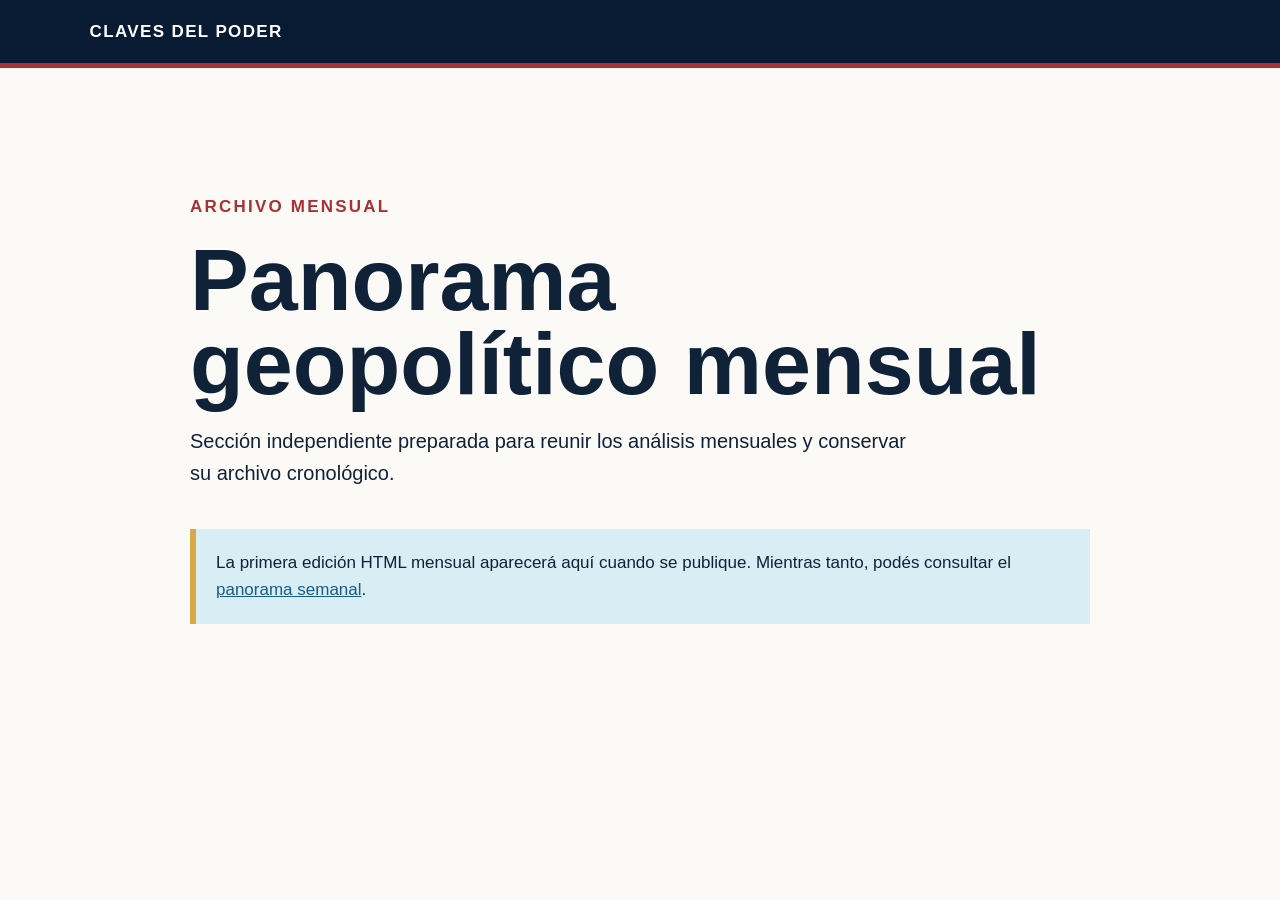
<file: panorama-mensual/index.html>
<!doctype html><html lang="es"><head><meta charset="utf-8"><meta name="viewport" content="width=device-width,initial-scale=1"><title>Panorama geopolítico mensual</title><style>body{margin:0;background:#fbfaf6;color:#102238;font:17px/1.6 Arial,Calibri,sans-serif}header{background:#081b33;color:#fff;border-bottom:5px solid #a93135;padding:18px 7vw;font-weight:800;letter-spacing:.08em;text-transform:uppercase}main{max-width:900px;margin:auto;padding:12vh 7vw}p:first-child{color:#a93135;font-weight:800;letter-spacing:.13em;text-transform:uppercase}h1{font-size:clamp(2.6rem,7vw,5.5rem);line-height:.95;margin:.2em 0}.lead{font-size:1.25rem;max-width:720px}.box{margin-top:40px;padding:20px;background:#d9edf5;border-left:6px solid #d7aa45}a{color:#175d86}</style></head><body><header>Claves del poder</header><main><p>Archivo mensual</p><h1>Panorama geopolítico mensual</h1><p class="lead">Sección independiente preparada para reunir los análisis mensuales y conservar su archivo cronológico.</p><div class="box">La primera edición HTML mensual aparecerá aquí cuando se publique. Mientras tanto, podés consultar el <a href="/geopolitica-internacional/panorama-semanal/">panorama semanal</a>.</div></main></body></html>
</file>
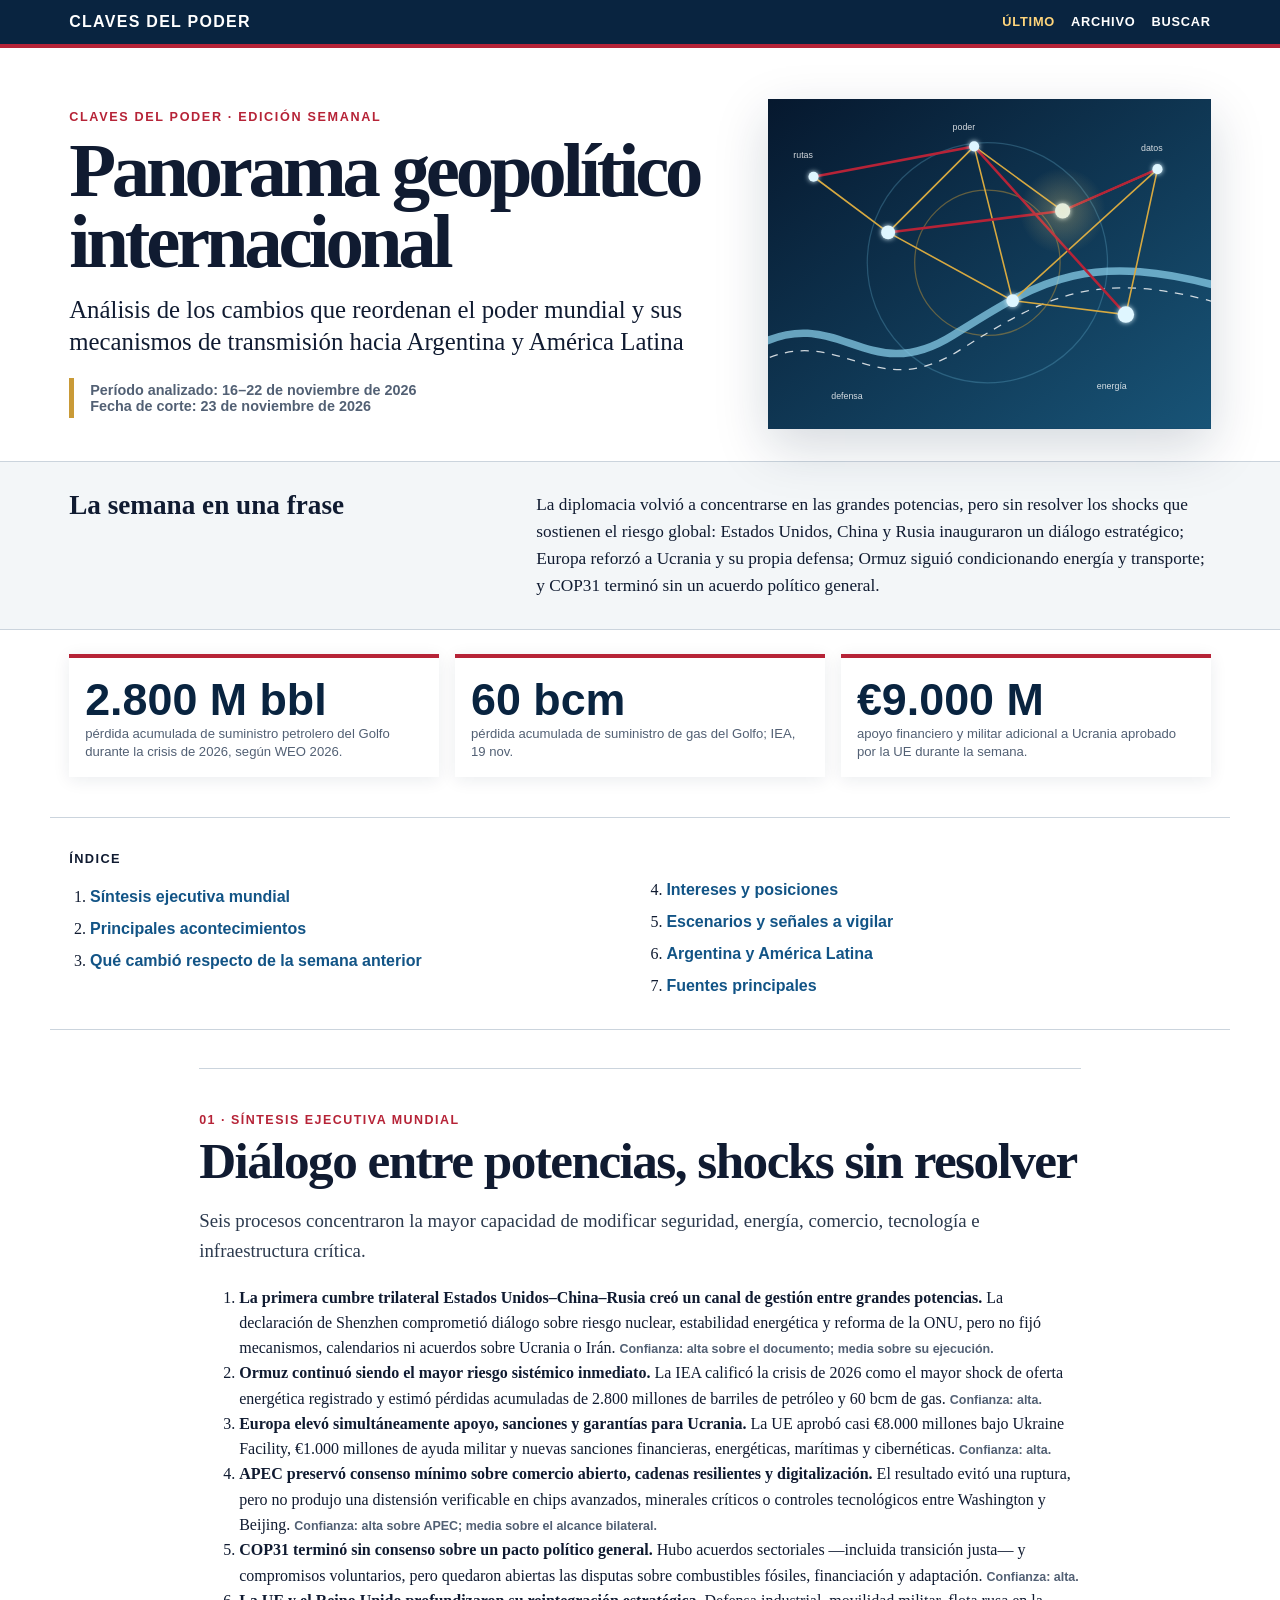
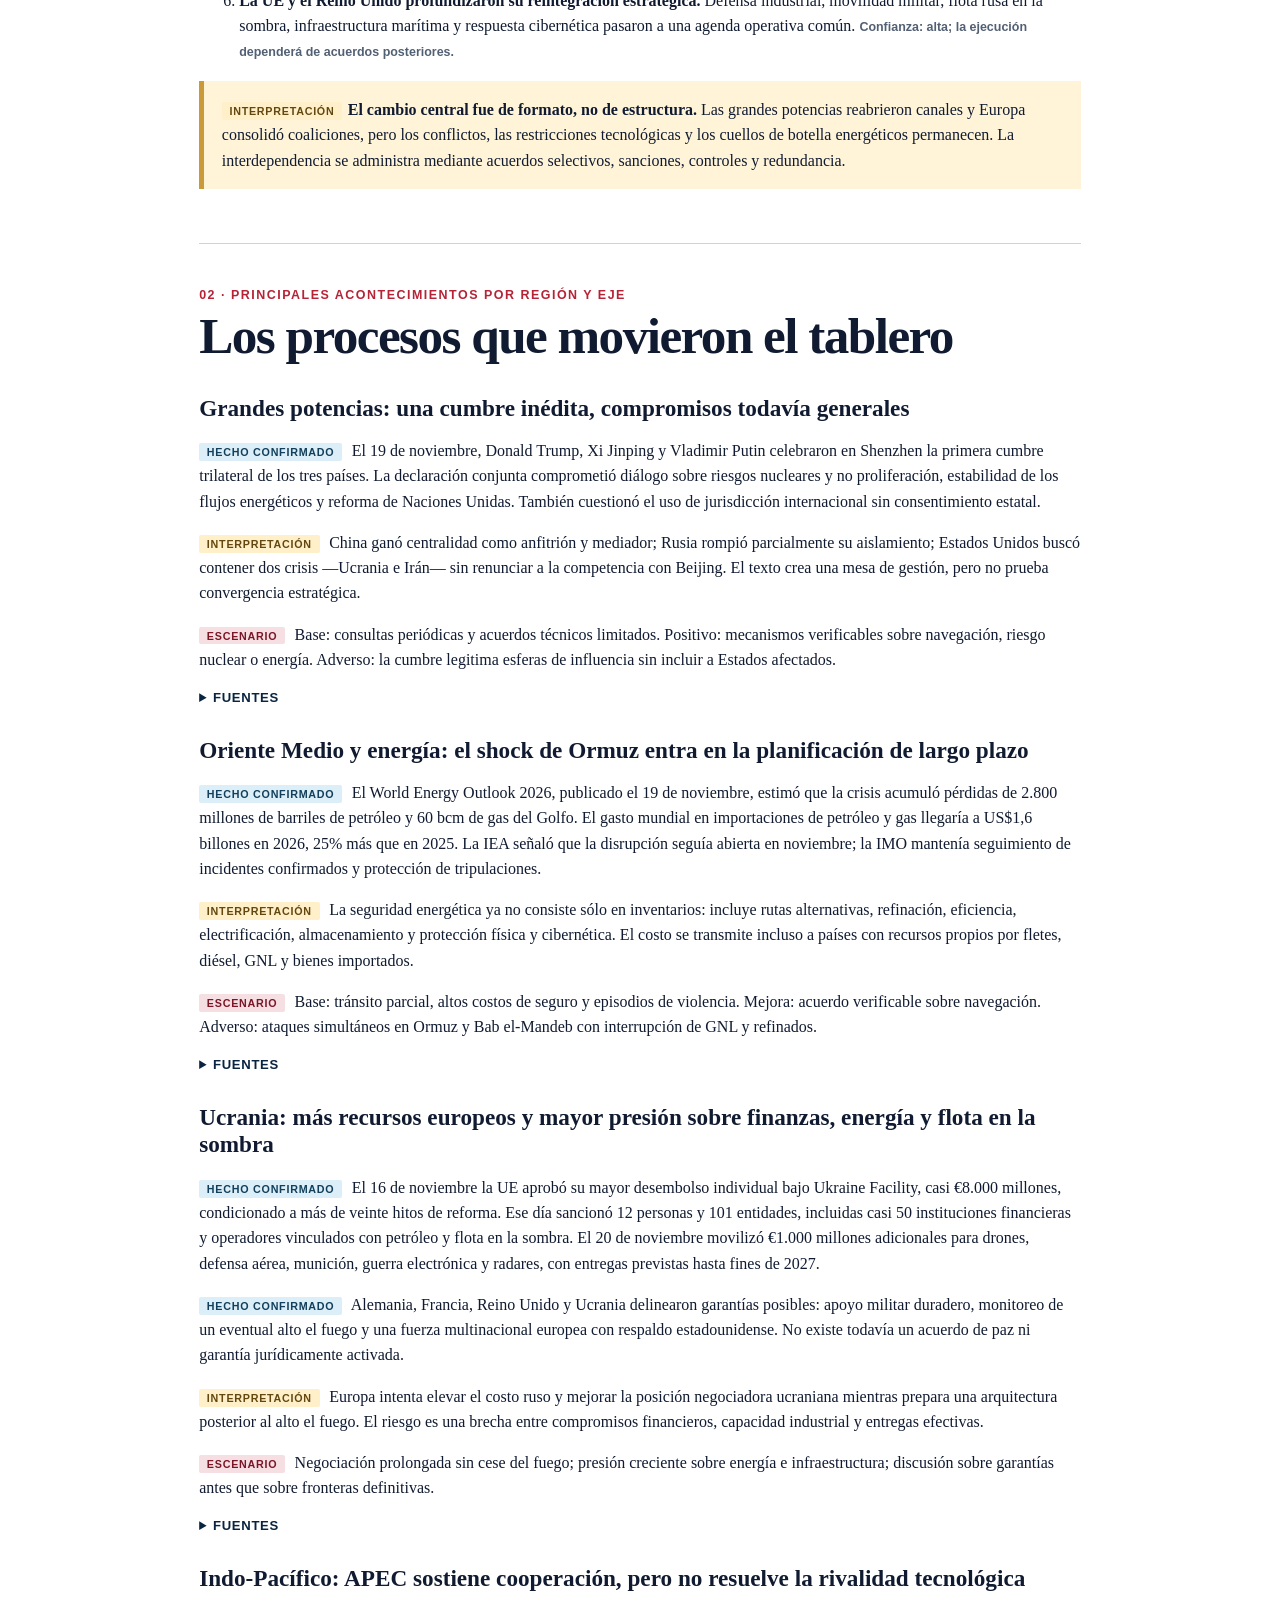
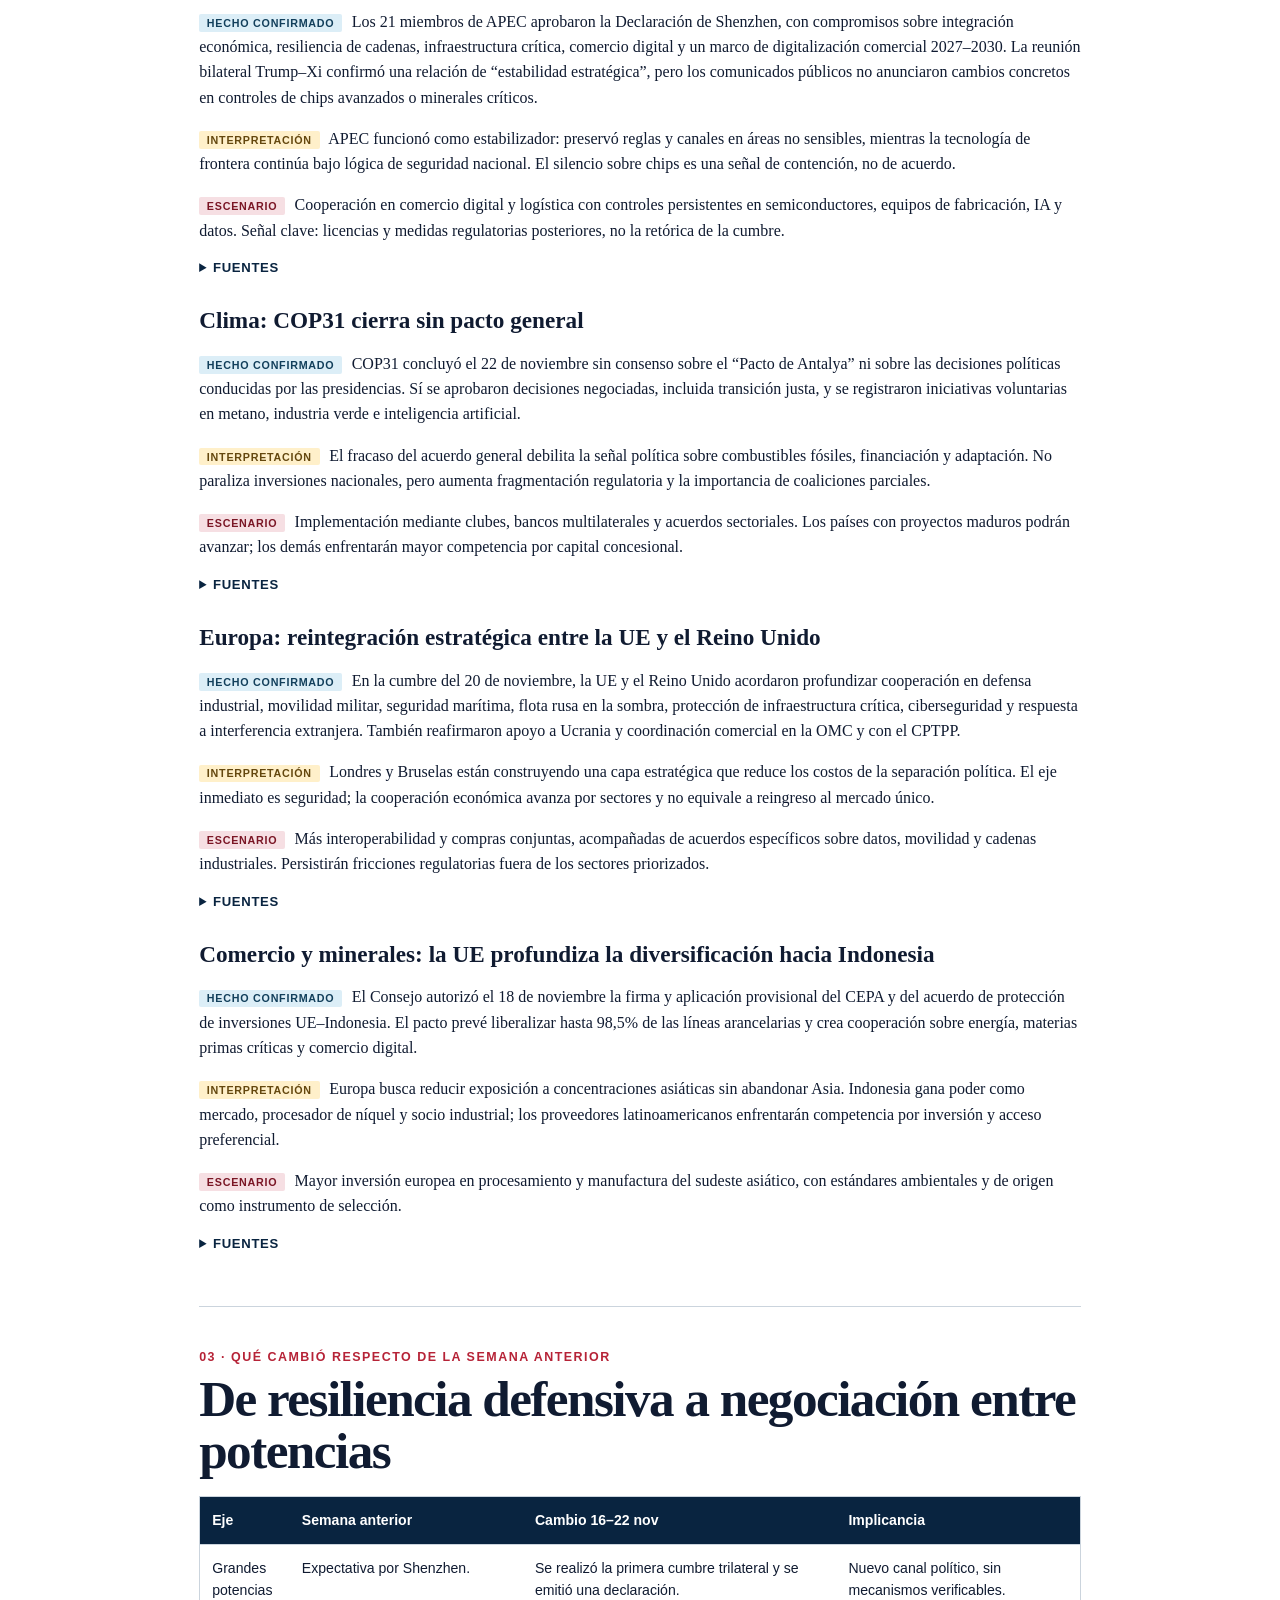
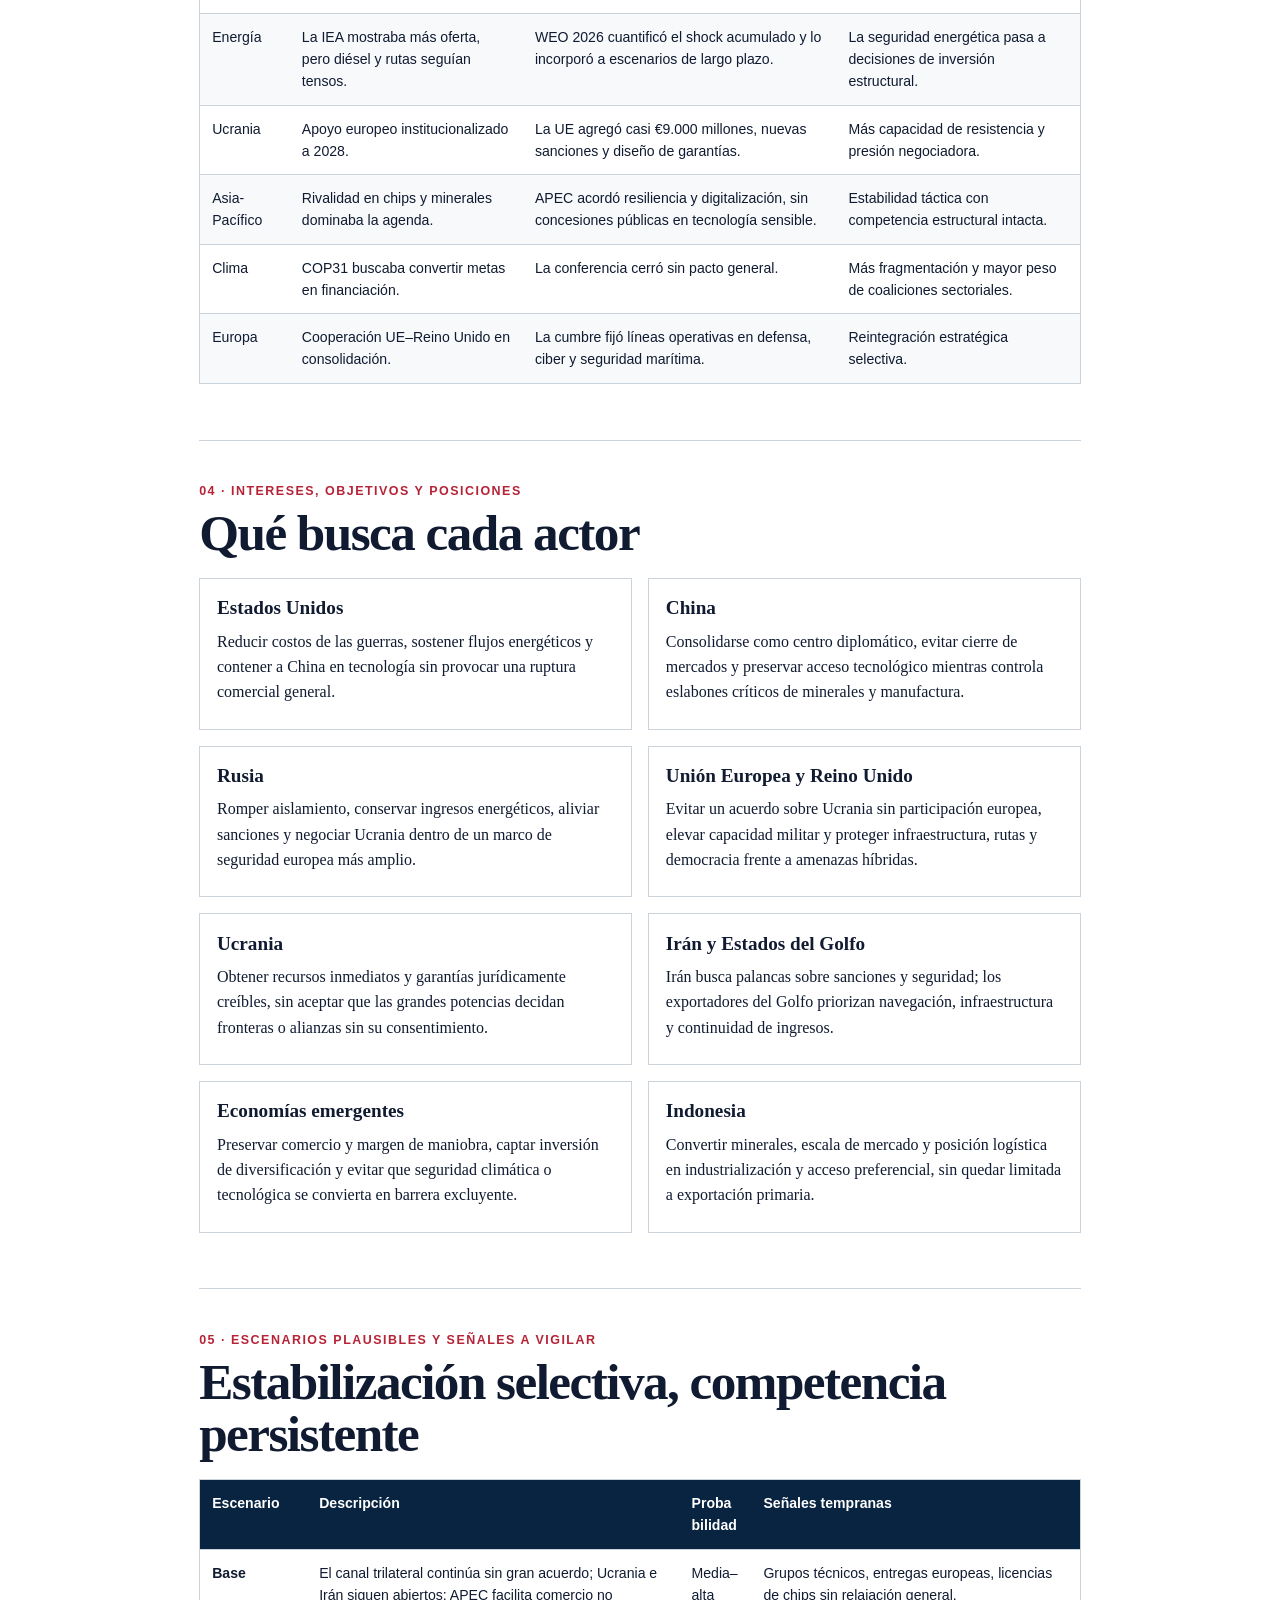
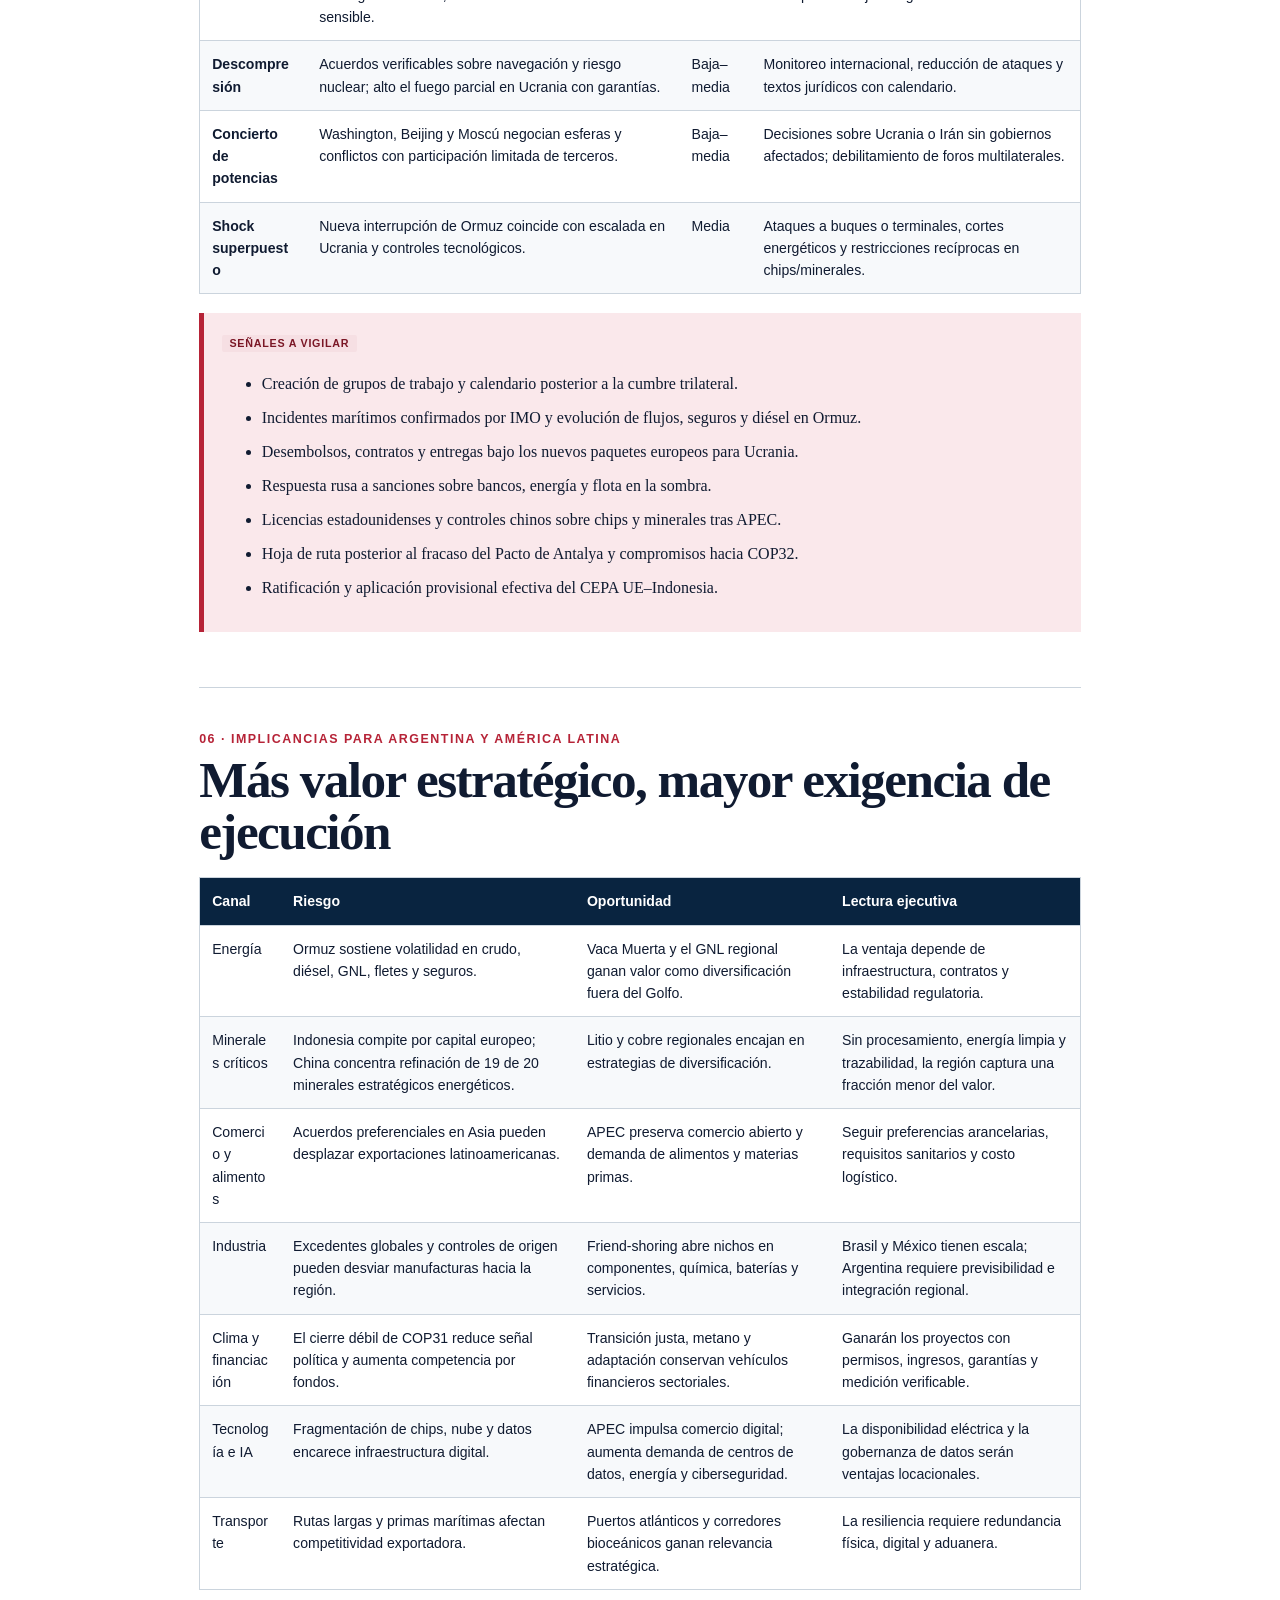
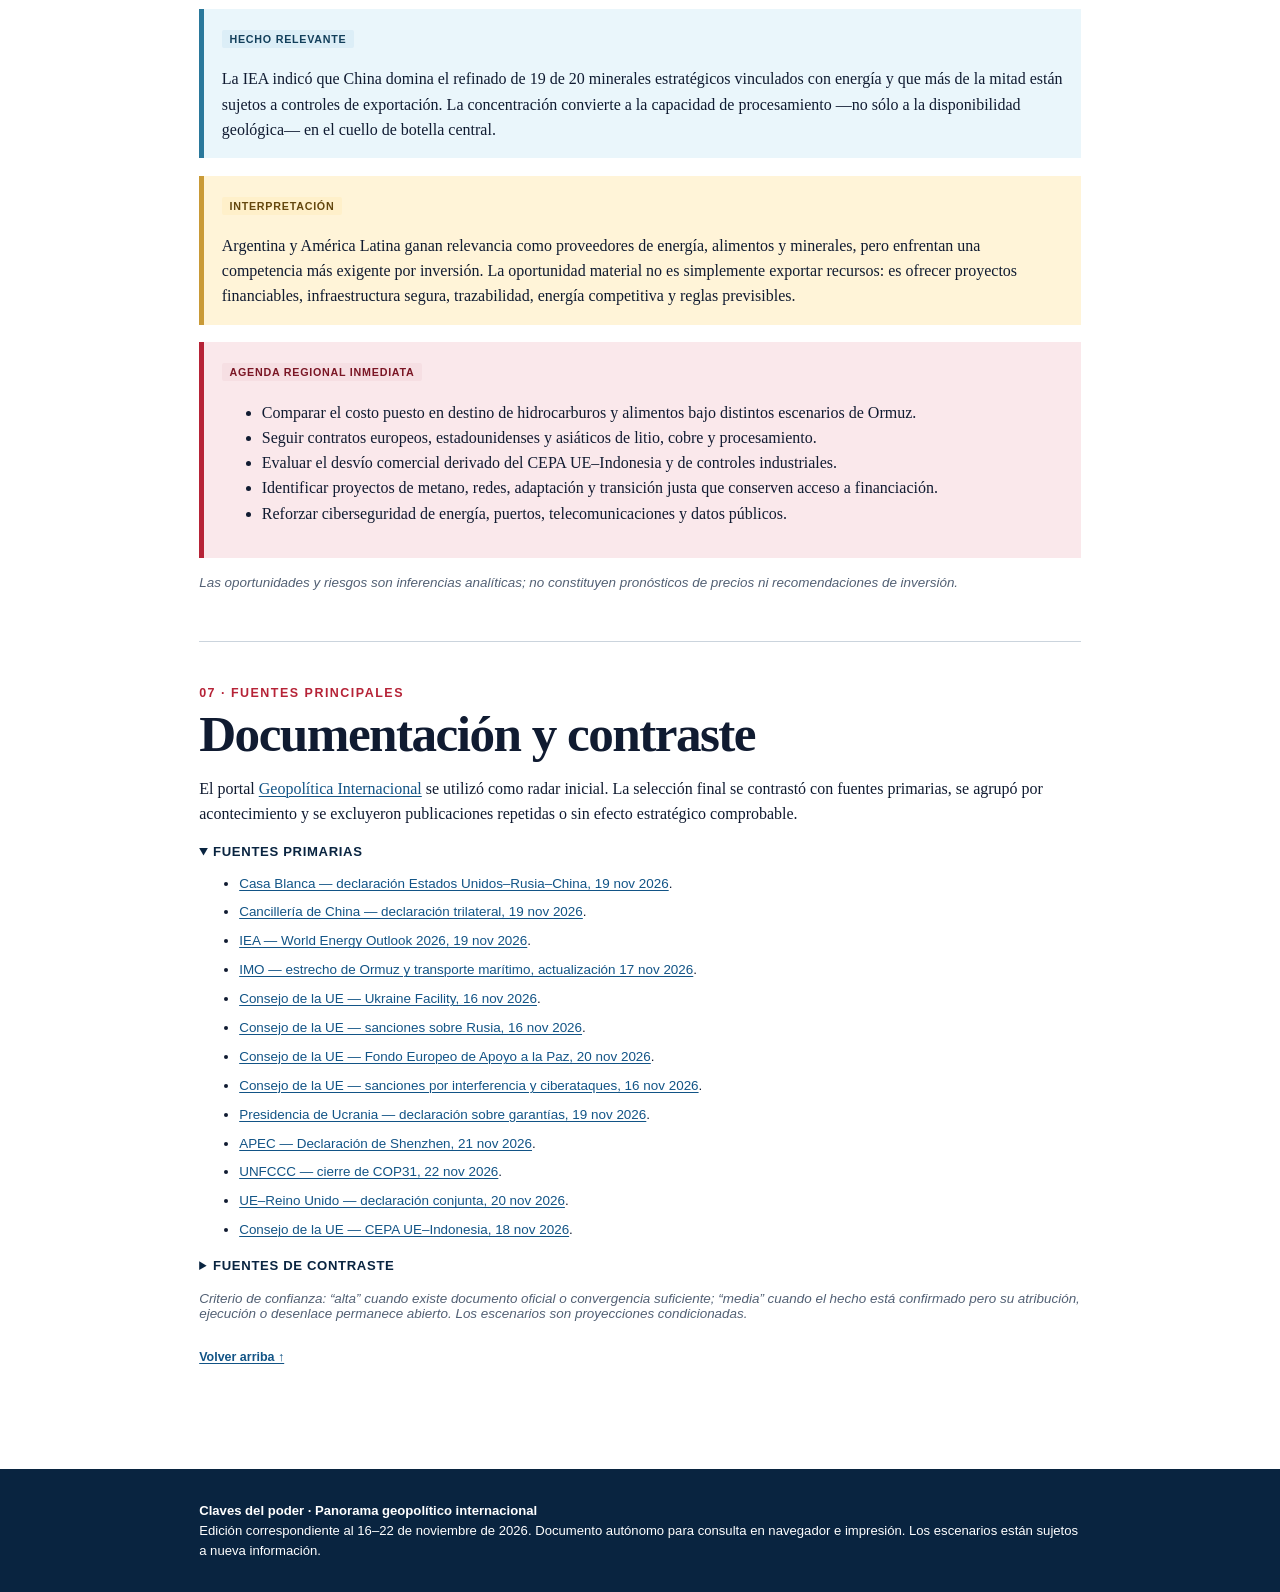
<file: panorama-semanal/index.html>
<!doctype html>
<html lang="es">
<head>
<meta charset="utf-8">
<meta name="viewport" content="width=device-width,initial-scale=1">
<meta name="description" content="Panorama geopolítico internacional del 16 al 22 de noviembre de 2026: grandes potencias, energía, Ucrania, comercio, clima, defensa, tecnología e implicancias para Argentina y América Latina.">
<title>Panorama geopolítico internacional | 16–22 nov 2026</title>
<style>
:root{--ink:#101b31;--navy:#092440;--red:#b62337;--sky:#dceff8;--gold:#c99a37;--paper:#fff;--mist:#f3f6f8;--line:#cbd4dd;--muted:#526074;--fact:#eaf6fb;--analysis:#fff4d8;--scenario:#fae8eb;--serif:Georgia,"Times New Roman",serif;--sans:Arial,Helvetica,sans-serif}
*{box-sizing:border-box}html{scroll-behavior:smooth}body{margin:0;background:var(--paper);color:var(--ink);font-family:var(--serif);line-height:1.58;overflow-wrap:anywhere}a{color:#125486;text-decoration-thickness:1px;text-underline-offset:2px}a:hover{color:var(--red)}.sitebar{background:var(--navy);color:#fff;border-bottom:4px solid var(--red)}.sitebar__inner{max-width:1180px;margin:auto;padding:.8rem 1.2rem;display:flex;align-items:center;justify-content:space-between;gap:1rem}.brand{color:#fff;text-decoration:none;font:700 1rem var(--sans);letter-spacing:.08em;text-transform:uppercase}.menu{display:flex;gap:1rem;flex-wrap:wrap}.menu a{color:#fff;text-decoration:none;font:700 .8rem var(--sans);text-transform:uppercase;letter-spacing:.06em}.menu a[aria-current="page"]{color:#ffd57b}.hero{max-width:1180px;margin:auto;padding:3.2rem 1.2rem 2rem;display:grid;grid-template-columns:minmax(0,1.2fr) minmax(280px,.8fr);gap:2.2rem;align-items:center}.eyebrow{margin:0 0 .7rem;color:var(--red);font:800 .79rem var(--sans);letter-spacing:.13em;text-transform:uppercase}.hero h1{font-size:clamp(2.6rem,6vw,5.2rem);line-height:.93;letter-spacing:-.055em;margin:.2rem 0 1rem}.subtitle{font-size:clamp(1.15rem,2vw,1.55rem);line-height:1.3;margin:0 0 1.25rem;max-width:760px}.dateline{border-left:5px solid var(--gold);padding:.25rem 0 .25rem 1rem;font:700 .9rem var(--sans);color:var(--muted)}.art{background:linear-gradient(145deg,#071a32,#164c70);overflow:hidden;min-height:330px;box-shadow:0 18px 50px #0a23422c}.art svg{display:block;width:100%;height:100%;min-height:330px}.opening{background:var(--mist);border-top:1px solid var(--line);border-bottom:1px solid var(--line)}.opening__inner{max-width:1180px;margin:auto;padding:1.8rem 1.2rem;display:grid;grid-template-columns:1fr 1.55fr;gap:2rem}.opening h2{font-size:1.7rem;line-height:1.1;margin:0}.opening p{margin:0;font-size:1.08rem}.kpis{max-width:1180px;margin:0 auto;padding:1.5rem 1.2rem;display:grid;grid-template-columns:repeat(3,1fr);gap:1rem}.kpi{border-top:4px solid var(--red);padding:1rem;background:#fff;box-shadow:0 3px 16px #0a234215}.kpi b{display:block;font:800 clamp(1.8rem,4vw,2.8rem) var(--sans);color:var(--navy)}.kpi span{display:block;font:.82rem/1.4 var(--sans);color:var(--muted)}.toc{max-width:1180px;margin:1rem auto 2.4rem;padding:1.4rem 1.2rem;border-top:1px solid var(--line);border-bottom:1px solid var(--line)}.toc h2{font:800 .8rem var(--sans);letter-spacing:.11em;text-transform:uppercase}.toc ol{columns:2;column-gap:2rem;padding-left:1.3rem;margin:.5rem 0}.toc li{break-inside:avoid;margin:.42rem 0}.toc a{text-decoration:none;font-family:var(--sans);font-weight:700}.report{max-width:920px;margin:auto;padding:0 1.2rem 4rem}.section{scroll-margin-top:1rem;padding:2.3rem 0;border-top:1px solid var(--line)}.section-number{color:var(--red);font:800 .78rem var(--sans);letter-spacing:.12em;text-transform:uppercase}.section h2{font-size:clamp(2rem,4vw,3.2rem);line-height:1.02;letter-spacing:-.03em;margin:.25rem 0 1rem}.section h3{font-size:1.45rem;line-height:1.18;margin:2rem 0 .6rem}.dek{font-size:1.18rem;color:#2c3a4e}.label{display:inline-block;padding:.18rem .48rem;margin-right:.35rem;border-radius:2px;font:800 .67rem var(--sans);letter-spacing:.07em;text-transform:uppercase}.fact{background:#dceef7;color:#123f5b}.analysis{background:#fff0ca;color:#64470e}.scenario{background:#f6dfe3;color:#7a1625}.confidence{font:700 .78rem var(--sans);color:var(--muted)}.callout{margin:1.1rem 0;padding:1rem 1.1rem;border-left:5px solid var(--gold);background:var(--analysis)}.callout.factbox{border-color:#2a789b;background:var(--fact)}.callout.riskbox{border-color:var(--red);background:var(--scenario)}.callout p:last-child{margin-bottom:0}.cards{display:grid;grid-template-columns:repeat(2,1fr);gap:1rem;margin:1.2rem 0}.card{border:1px solid var(--line);padding:1.05rem;background:#fff}.card h3{margin:.1rem 0 .55rem;font-size:1.2rem}.card p{margin:.45rem 0}.table-wrap{overflow-x:auto;margin:1.2rem 0;border:1px solid var(--line);-webkit-overflow-scrolling:touch}table{border-collapse:collapse;width:100%;min-width:720px;font-family:var(--sans);font-size:.88rem}th{background:var(--navy);color:#fff;text-align:left;padding:.75rem;vertical-align:top}td{border-top:1px solid var(--line);padding:.75rem;vertical-align:top}tr:nth-child(even) td{background:#f7f9fb}.signal-list li{margin:.55rem 0}.sourcebox{margin:1.1rem 0}.sourcebox summary{cursor:pointer;color:var(--navy);font:800 .82rem var(--sans);text-transform:uppercase;letter-spacing:.05em}.sourcebox ul{font-family:var(--sans);font-size:.84rem;overflow-wrap:anywhere}.sourcebox li{margin:.48rem 0}.note{font:italic .84rem var(--sans);color:var(--muted)}.footer{background:var(--navy);color:#fff}.footer__inner{max-width:920px;margin:auto;padding:2rem 1.2rem;font:.82rem/1.5 var(--sans)}.footer a{color:#bfe8ff}.top{display:inline-block;margin-top:1rem;font:700 .78rem var(--sans)}
@media(max-width:760px){.hero{grid-template-columns:1fr;padding-top:2rem}.art{min-height:240px}.art svg{min-height:240px}.opening__inner{grid-template-columns:1fr}.kpis{grid-template-columns:1fr}.toc ol{columns:1}.cards{grid-template-columns:1fr}.sitebar__inner{align-items:flex-start;flex-direction:column}.hero h1{font-size:3.25rem}.report{padding-left:1rem;padding-right:1rem}}
@media print{@page{size:A4;margin:13mm}.sitebar,.toc,.top{display:none}.hero{padding-top:1rem}.art{box-shadow:none}.section{break-inside:auto}.card,.callout,.kpi,table{break-inside:avoid}a{color:inherit;text-decoration:none}body{font-size:10.5pt}.hero,.opening__inner,.kpis,.report,.footer__inner{max-width:none}.sourcebox{display:block}}
</style>
</head>
<body id="inicio">
<header class="sitebar"><div class="sitebar__inner"><a class="brand" href="/geopolitica-internacional/panorama-semanal/">Claves del poder</a><nav class="menu" aria-label="Navegación principal"><a href="/geopolitica-internacional/panorama-semanal/" aria-current="page">Último</a><a href="/geopolitica-internacional/panorama-semanal/archivo/">Archivo</a><a href="/geopolitica-internacional/panorama-semanal/buscar/">Buscar</a></nav></div></header>
<main>
<section class="hero">
<div><p class="eyebrow">Claves del poder · Edición semanal</p><h1>Panorama geopolítico internacional</h1><p class="subtitle">Análisis de los cambios que reordenan el poder mundial y sus mecanismos de transmisión hacia Argentina y América Latina</p><div class="dateline">Período analizado: 16–22 de noviembre de 2026<br>Fecha de corte: 23 de noviembre de 2026</div></div>
<div class="art" role="img" aria-label="Ilustración abstracta original de redes de poder, rutas marítimas, energía, defensa y tecnología"><svg viewBox="0 0 700 520" xmlns="http://www.w3.org/2000/svg" aria-hidden="true"><defs><linearGradient id="bg" x1="0" y1="0" x2="1" y2="1"><stop stop-color="#06182e"/><stop offset="1" stop-color="#185477"/></linearGradient><radialGradient id="pulse"><stop stop-color="#f6d47b" stop-opacity=".9"/><stop offset="1" stop-color="#f6d47b" stop-opacity="0"/></radialGradient><filter id="gl"><feGaussianBlur stdDeviation="4" result="b"/><feMerge><feMergeNode in="b"/><feMergeNode in="SourceGraphic"/></feMerge></filter></defs><rect width="700" height="520" fill="url(#bg)"/><circle cx="347" cy="258" r="190" fill="none" stroke="#78c9ec" stroke-width="2" opacity=".25"/><circle cx="347" cy="258" r="115" fill="none" stroke="#c99a37" stroke-width="2" opacity=".45"/><path d="M-20 390 C112 320 156 458 292 373 S503 235 730 300" fill="none" stroke="#8dd5ef" stroke-width="12" opacity=".7"/><path d="M-20 418 C113 348 164 484 302 397 S522 264 730 327" fill="none" stroke="#fff" stroke-width="2" stroke-dasharray="13 12" opacity=".8"/><g fill="none" stroke="#d7a940" stroke-width="2.5"><path d="M72 122L190 210L326 74L466 176L616 110L566 340L387 318L190 210"/><path d="M326 74L387 318L616 110"/></g><g fill="none" stroke="#b62337" stroke-width="4"><path d="M72 122L326 74L566 340"/><path d="M190 210L466 176L616 110"/></g><g fill="#dff6ff" filter="url(#gl)"><circle cx="72" cy="122" r="8"/><circle cx="190" cy="210" r="11"/><circle cx="326" cy="74" r="8"/><circle cx="466" cy="176" r="12"/><circle cx="616" cy="110" r="8"/><circle cx="566" cy="340" r="13"/><circle cx="387" cy="318" r="10"/></g><circle cx="466" cy="176" r="68" fill="url(#pulse)" opacity=".35"/><g fill="#fff" font-family="Arial" font-size="14" opacity=".82"><text x="40" y="92">rutas</text><text x="292" y="48">poder</text><text x="590" y="82">datos</text><text x="520" y="458">energía</text><text x="100" y="474">defensa</text></g></svg></div>
</section>
<section class="opening"><div class="opening__inner"><h2>La semana en una frase</h2><p>La diplomacia volvió a concentrarse en las grandes potencias, pero sin resolver los shocks que sostienen el riesgo global: Estados Unidos, China y Rusia inauguraron un diálogo estratégico; Europa reforzó a Ucrania y su propia defensa; Ormuz siguió condicionando energía y transporte; y COP31 terminó sin un acuerdo político general.</p></div></section>
<section class="kpis" aria-label="Indicadores destacados"><div class="kpi"><b>2.800 M bbl</b><span>pérdida acumulada de suministro petrolero del Golfo durante la crisis de 2026, según WEO 2026.</span></div><div class="kpi"><b>60 bcm</b><span>pérdida acumulada de suministro de gas del Golfo; IEA, 19 nov.</span></div><div class="kpi"><b>€9.000 M</b><span>apoyo financiero y militar adicional a Ucrania aprobado por la UE durante la semana.</span></div></section>
<nav class="toc" aria-label="Índice"><h2>Índice</h2><ol><li><a href="#sintesis">Síntesis ejecutiva mundial</a></li><li><a href="#acontecimientos">Principales acontecimientos</a></li><li><a href="#cambios">Qué cambió respecto de la semana anterior</a></li><li><a href="#actores">Intereses y posiciones</a></li><li><a href="#escenarios">Escenarios y señales a vigilar</a></li><li><a href="#argentina">Argentina y América Latina</a></li><li><a href="#fuentes">Fuentes principales</a></li></ol></nav>
<article class="report">
<section class="section" id="sintesis"><span class="section-number">01 · Síntesis ejecutiva mundial</span><h2>Diálogo entre potencias, shocks sin resolver</h2><p class="dek">Seis procesos concentraron la mayor capacidad de modificar seguridad, energía, comercio, tecnología e infraestructura crítica.</p><ol>
<li><strong>La primera cumbre trilateral Estados Unidos–China–Rusia creó un canal de gestión entre grandes potencias.</strong> La declaración de Shenzhen comprometió diálogo sobre riesgo nuclear, estabilidad energética y reforma de la ONU, pero no fijó mecanismos, calendarios ni acuerdos sobre Ucrania o Irán. <span class="confidence">Confianza: alta sobre el documento; media sobre su ejecución.</span></li>
<li><strong>Ormuz continuó siendo el mayor riesgo sistémico inmediato.</strong> La IEA calificó la crisis de 2026 como el mayor shock de oferta energética registrado y estimó pérdidas acumuladas de 2.800 millones de barriles de petróleo y 60 bcm de gas. <span class="confidence">Confianza: alta.</span></li>
<li><strong>Europa elevó simultáneamente apoyo, sanciones y garantías para Ucrania.</strong> La UE aprobó casi €8.000 millones bajo Ukraine Facility, €1.000 millones de ayuda militar y nuevas sanciones financieras, energéticas, marítimas y cibernéticas. <span class="confidence">Confianza: alta.</span></li>
<li><strong>APEC preservó consenso mínimo sobre comercio abierto, cadenas resilientes y digitalización.</strong> El resultado evitó una ruptura, pero no produjo una distensión verificable en chips avanzados, minerales críticos o controles tecnológicos entre Washington y Beijing. <span class="confidence">Confianza: alta sobre APEC; media sobre el alcance bilateral.</span></li>
<li><strong>COP31 terminó sin consenso sobre un pacto político general.</strong> Hubo acuerdos sectoriales —incluida transición justa— y compromisos voluntarios, pero quedaron abiertas las disputas sobre combustibles fósiles, financiación y adaptación. <span class="confidence">Confianza: alta.</span></li>
<li><strong>La UE y el Reino Unido profundizaron su reintegración estratégica.</strong> Defensa industrial, movilidad militar, flota rusa en la sombra, infraestructura marítima y respuesta cibernética pasaron a una agenda operativa común. <span class="confidence">Confianza: alta; la ejecución dependerá de acuerdos posteriores.</span></li>
</ol><div class="callout"><span class="label analysis">Interpretación</span><strong>El cambio central fue de formato, no de estructura.</strong> Las grandes potencias reabrieron canales y Europa consolidó coaliciones, pero los conflictos, las restricciones tecnológicas y los cuellos de botella energéticos permanecen. La interdependencia se administra mediante acuerdos selectivos, sanciones, controles y redundancia.</div></section>
<section class="section" id="acontecimientos"><span class="section-number">02 · Principales acontecimientos por región y eje</span><h2>Los procesos que movieron el tablero</h2>
<h3>Grandes potencias: una cumbre inédita, compromisos todavía generales</h3><p><span class="label fact">Hecho confirmado</span> El 19 de noviembre, Donald Trump, Xi Jinping y Vladimir Putin celebraron en Shenzhen la primera cumbre trilateral de los tres países. La declaración conjunta comprometió diálogo sobre riesgos nucleares y no proliferación, estabilidad de los flujos energéticos y reforma de Naciones Unidas. También cuestionó el uso de jurisdicción internacional sin consentimiento estatal.</p><p><span class="label analysis">Interpretación</span> China ganó centralidad como anfitrión y mediador; Rusia rompió parcialmente su aislamiento; Estados Unidos buscó contener dos crisis —Ucrania e Irán— sin renunciar a la competencia con Beijing. El texto crea una mesa de gestión, pero no prueba convergencia estratégica.</p><p><span class="label scenario">Escenario</span> Base: consultas periódicas y acuerdos técnicos limitados. Positivo: mecanismos verificables sobre navegación, riesgo nuclear o energía. Adverso: la cumbre legitima esferas de influencia sin incluir a Estados afectados.</p><details class="sourcebox"><summary>Fuentes</summary><ul><li><a href="https://www.whitehouse.gov/briefings-statements/2026/11/u-s-russia-china-heads-of-state-declaration-toward-peace/">Casa Blanca — declaración trilateral, 19 nov 2026</a></li><li><a href="https://www.fmprc.gov.cn/eng./xw/zyxw/202611/t20261119_12063224.html">Ministerio de Relaciones Exteriores de China — declaración, 19 nov 2026</a></li></ul></details>
<h3>Oriente Medio y energía: el shock de Ormuz entra en la planificación de largo plazo</h3><p><span class="label fact">Hecho confirmado</span> El World Energy Outlook 2026, publicado el 19 de noviembre, estimó que la crisis acumuló pérdidas de 2.800 millones de barriles de petróleo y 60 bcm de gas del Golfo. El gasto mundial en importaciones de petróleo y gas llegaría a US$1,6 billones en 2026, 25% más que en 2025. La IEA señaló que la disrupción seguía abierta en noviembre; la IMO mantenía seguimiento de incidentes confirmados y protección de tripulaciones.</p><p><span class="label analysis">Interpretación</span> La seguridad energética ya no consiste sólo en inventarios: incluye rutas alternativas, refinación, eficiencia, electrificación, almacenamiento y protección física y cibernética. El costo se transmite incluso a países con recursos propios por fletes, diésel, GNL y bienes importados.</p><p><span class="label scenario">Escenario</span> Base: tránsito parcial, altos costos de seguro y episodios de violencia. Mejora: acuerdo verificable sobre navegación. Adverso: ataques simultáneos en Ormuz y Bab el-Mandeb con interrupción de GNL y refinados.</p><details class="sourcebox"><summary>Fuentes</summary><ul><li><a href="https://www.iea.org/reports/world-energy-outlook-2026/executive-summary">IEA — World Energy Outlook 2026, resumen ejecutivo, 19 nov 2026</a></li><li><a href="https://www.imo.org/en/mediacentre/hottopics/pages/middle-east-strait-of-hormuz.aspx">IMO — situación marítima en Oriente Medio, actualizada 17 nov 2026</a></li></ul></details>
<h3>Ucrania: más recursos europeos y mayor presión sobre finanzas, energía y flota en la sombra</h3><p><span class="label fact">Hecho confirmado</span> El 16 de noviembre la UE aprobó su mayor desembolso individual bajo Ukraine Facility, casi €8.000 millones, condicionado a más de veinte hitos de reforma. Ese día sancionó 12 personas y 101 entidades, incluidas casi 50 instituciones financieras y operadores vinculados con petróleo y flota en la sombra. El 20 de noviembre movilizó €1.000 millones adicionales para drones, defensa aérea, munición, guerra electrónica y radares, con entregas previstas hasta fines de 2027.</p><p><span class="label fact">Hecho confirmado</span> Alemania, Francia, Reino Unido y Ucrania delinearon garantías posibles: apoyo militar duradero, monitoreo de un eventual alto el fuego y una fuerza multinacional europea con respaldo estadounidense. No existe todavía un acuerdo de paz ni garantía jurídicamente activada.</p><p><span class="label analysis">Interpretación</span> Europa intenta elevar el costo ruso y mejorar la posición negociadora ucraniana mientras prepara una arquitectura posterior al alto el fuego. El riesgo es una brecha entre compromisos financieros, capacidad industrial y entregas efectivas.</p><p><span class="label scenario">Escenario</span> Negociación prolongada sin cese del fuego; presión creciente sobre energía e infraestructura; discusión sobre garantías antes que sobre fronteras definitivas.</p><details class="sourcebox"><summary>Fuentes</summary><ul><li><a href="https://www.consilium.europa.eu/en/press/press-releases/2026/11/16/ukraine-facility-council-approves-largest-ever-payment-of-8-billion-to-kyiv/">Consejo de la UE — desembolso Ukraine Facility, 16 nov 2026</a></li><li><a href="https://www.consilium.europa.eu/en/press/press-releases/2026/11/16/ukraine-eu-lists-113-individuals-and-entities-to-further-restrict-russia-s-ability-to-finance-its-war-of-aggression/">Consejo de la UE — sanciones a 113 personas y entidades, 16 nov 2026</a></li><li><a href="https://www.consilium.europa.eu/en/press/press-releases/2026/11/20/european-peace-facility-council-mobilises-additional-1-billion-in-new-military-aid-to-ukraine/">Consejo de la UE — €1.000 millones de ayuda militar, 20 nov 2026</a></li><li><a href="https://president.gov.ua/en/news/spilna-zayava-lideriv-nimechchini-franciyi-velikoyi-britaniy-107409">Presidencia de Ucrania — garantías de seguridad, 19 nov 2026</a></li></ul></details>
<h3>Indo-Pacífico: APEC sostiene cooperación, pero no resuelve la rivalidad tecnológica</h3><p><span class="label fact">Hecho confirmado</span> Los 21 miembros de APEC aprobaron la Declaración de Shenzhen, con compromisos sobre integración económica, resiliencia de cadenas, infraestructura crítica, comercio digital y un marco de digitalización comercial 2027–2030. La reunión bilateral Trump–Xi confirmó una relación de “estabilidad estratégica”, pero los comunicados públicos no anunciaron cambios concretos en controles de chips avanzados o minerales críticos.</p><p><span class="label analysis">Interpretación</span> APEC funcionó como estabilizador: preservó reglas y canales en áreas no sensibles, mientras la tecnología de frontera continúa bajo lógica de seguridad nacional. El silencio sobre chips es una señal de contención, no de acuerdo.</p><p><span class="label scenario">Escenario</span> Cooperación en comercio digital y logística con controles persistentes en semiconductores, equipos de fabricación, IA y datos. Señal clave: licencias y medidas regulatorias posteriores, no la retórica de la cumbre.</p><details class="sourcebox"><summary>Fuentes</summary><ul><li><a href="https://www.apec.org/meeting-papers/leaders-declarations/2026/2026-apec-leaders-declaration">APEC — Declaración de Líderes 2026, 21 nov 2026</a></li><li><a href="https://www.fmprc.gov.cn/mfa_eng./xw/zyxw/202611/t20261119_12063139.html">Cancillería china — reunión Xi–Trump, 19 nov 2026</a></li></ul></details>
<h3>Clima: COP31 cierra sin pacto general</h3><p><span class="label fact">Hecho confirmado</span> COP31 concluyó el 22 de noviembre sin consenso sobre el “Pacto de Antalya” ni sobre las decisiones políticas conducidas por las presidencias. Sí se aprobaron decisiones negociadas, incluida transición justa, y se registraron iniciativas voluntarias en metano, industria verde e inteligencia artificial.</p><p><span class="label analysis">Interpretación</span> El fracaso del acuerdo general debilita la señal política sobre combustibles fósiles, financiación y adaptación. No paraliza inversiones nacionales, pero aumenta fragmentación regulatoria y la importancia de coaliciones parciales.</p><p><span class="label scenario">Escenario</span> Implementación mediante clubes, bancos multilaterales y acuerdos sectoriales. Los países con proyectos maduros podrán avanzar; los demás enfrentarán mayor competencia por capital concesional.</p><details class="sourcebox"><summary>Fuentes</summary><ul><li><a href="https://unfccc.int/news/un-climate-change-executive-secretary-simon-stiell-remarks-at-the-closing-plenary-of-cop31">UNFCCC — cierre de COP31, 22 nov 2026</a></li><li><a href="https://www.un.org/en/climatechange/cop31">Naciones Unidas — balance de COP31, 22 nov 2026</a></li></ul></details>
<h3>Europa: reintegración estratégica entre la UE y el Reino Unido</h3><p><span class="label fact">Hecho confirmado</span> En la cumbre del 20 de noviembre, la UE y el Reino Unido acordaron profundizar cooperación en defensa industrial, movilidad militar, seguridad marítima, flota rusa en la sombra, protección de infraestructura crítica, ciberseguridad y respuesta a interferencia extranjera. También reafirmaron apoyo a Ucrania y coordinación comercial en la OMC y con el CPTPP.</p><p><span class="label analysis">Interpretación</span> Londres y Bruselas están construyendo una capa estratégica que reduce los costos de la separación política. El eje inmediato es seguridad; la cooperación económica avanza por sectores y no equivale a reingreso al mercado único.</p><p><span class="label scenario">Escenario</span> Más interoperabilidad y compras conjuntas, acompañadas de acuerdos específicos sobre datos, movilidad y cadenas industriales. Persistirán fricciones regulatorias fuera de los sectores priorizados.</p><details class="sourcebox"><summary>Fuentes</summary><ul><li><a href="https://www.consilium.europa.eu/media/ccpczdvj/joint-statement-eu-uk-summit-20-november-2026.pdf">UE–Reino Unido — declaración conjunta, 20 nov 2026</a></li></ul></details>
<h3>Comercio y minerales: la UE profundiza la diversificación hacia Indonesia</h3><p><span class="label fact">Hecho confirmado</span> El Consejo autorizó el 18 de noviembre la firma y aplicación provisional del CEPA y del acuerdo de protección de inversiones UE–Indonesia. El pacto prevé liberalizar hasta 98,5% de las líneas arancelarias y crea cooperación sobre energía, materias primas críticas y comercio digital.</p><p><span class="label analysis">Interpretación</span> Europa busca reducir exposición a concentraciones asiáticas sin abandonar Asia. Indonesia gana poder como mercado, procesador de níquel y socio industrial; los proveedores latinoamericanos enfrentarán competencia por inversión y acceso preferencial.</p><p><span class="label scenario">Escenario</span> Mayor inversión europea en procesamiento y manufactura del sudeste asiático, con estándares ambientales y de origen como instrumento de selección.</p><details class="sourcebox"><summary>Fuentes</summary><ul><li><a href="https://www.consilium.europa.eu/en/press/press-releases/2026/11/18/eu-indonesia-council-greenlights-signature-of-landmark-trade-and-investment-agreements/">Consejo de la UE — CEPA UE–Indonesia, 18 nov 2026</a></li></ul></details>
</section>
<section class="section" id="cambios"><span class="section-number">03 · Qué cambió respecto de la semana anterior</span><h2>De resiliencia defensiva a negociación entre potencias</h2><div class="table-wrap"><table><thead><tr><th>Eje</th><th>Semana anterior</th><th>Cambio 16–22 nov</th><th>Implicancia</th></tr></thead><tbody><tr><td>Grandes potencias</td><td>Expectativa por Shenzhen.</td><td>Se realizó la primera cumbre trilateral y se emitió una declaración.</td><td>Nuevo canal político, sin mecanismos verificables.</td></tr><tr><td>Energía</td><td>La IEA mostraba más oferta, pero diésel y rutas seguían tensos.</td><td>WEO 2026 cuantificó el shock acumulado y lo incorporó a escenarios de largo plazo.</td><td>La seguridad energética pasa a decisiones de inversión estructural.</td></tr><tr><td>Ucrania</td><td>Apoyo europeo institucionalizado a 2028.</td><td>La UE agregó casi €9.000 millones, nuevas sanciones y diseño de garantías.</td><td>Más capacidad de resistencia y presión negociadora.</td></tr><tr><td>Asia-Pacífico</td><td>Rivalidad en chips y minerales dominaba la agenda.</td><td>APEC acordó resiliencia y digitalización, sin concesiones públicas en tecnología sensible.</td><td>Estabilidad táctica con competencia estructural intacta.</td></tr><tr><td>Clima</td><td>COP31 buscaba convertir metas en financiación.</td><td>La conferencia cerró sin pacto general.</td><td>Más fragmentación y mayor peso de coaliciones sectoriales.</td></tr><tr><td>Europa</td><td>Cooperación UE–Reino Unido en consolidación.</td><td>La cumbre fijó líneas operativas en defensa, ciber y seguridad marítima.</td><td>Reintegración estratégica selectiva.</td></tr></tbody></table></div></section>
<section class="section" id="actores"><span class="section-number">04 · Intereses, objetivos y posiciones</span><h2>Qué busca cada actor</h2><div class="cards"><div class="card"><h3>Estados Unidos</h3><p>Reducir costos de las guerras, sostener flujos energéticos y contener a China en tecnología sin provocar una ruptura comercial general.</p></div><div class="card"><h3>China</h3><p>Consolidarse como centro diplomático, evitar cierre de mercados y preservar acceso tecnológico mientras controla eslabones críticos de minerales y manufactura.</p></div><div class="card"><h3>Rusia</h3><p>Romper aislamiento, conservar ingresos energéticos, aliviar sanciones y negociar Ucrania dentro de un marco de seguridad europea más amplio.</p></div><div class="card"><h3>Unión Europea y Reino Unido</h3><p>Evitar un acuerdo sobre Ucrania sin participación europea, elevar capacidad militar y proteger infraestructura, rutas y democracia frente a amenazas híbridas.</p></div><div class="card"><h3>Ucrania</h3><p>Obtener recursos inmediatos y garantías jurídicamente creíbles, sin aceptar que las grandes potencias decidan fronteras o alianzas sin su consentimiento.</p></div><div class="card"><h3>Irán y Estados del Golfo</h3><p>Irán busca palancas sobre sanciones y seguridad; los exportadores del Golfo priorizan navegación, infraestructura y continuidad de ingresos.</p></div><div class="card"><h3>Economías emergentes</h3><p>Preservar comercio y margen de maniobra, captar inversión de diversificación y evitar que seguridad climática o tecnológica se convierta en barrera excluyente.</p></div><div class="card"><h3>Indonesia</h3><p>Convertir minerales, escala de mercado y posición logística en industrialización y acceso preferencial, sin quedar limitada a exportación primaria.</p></div></div></section>
<section class="section" id="escenarios"><span class="section-number">05 · Escenarios plausibles y señales a vigilar</span><h2>Estabilización selectiva, competencia persistente</h2><div class="table-wrap"><table><thead><tr><th>Escenario</th><th>Descripción</th><th>Probabilidad</th><th>Señales tempranas</th></tr></thead><tbody><tr><td><strong>Base</strong></td><td>El canal trilateral continúa sin gran acuerdo; Ucrania e Irán siguen abiertos; APEC facilita comercio no sensible.</td><td>Media–alta</td><td>Grupos técnicos, entregas europeas, licencias de chips sin relajación general.</td></tr><tr><td><strong>Descompresión</strong></td><td>Acuerdos verificables sobre navegación y riesgo nuclear; alto el fuego parcial en Ucrania con garantías.</td><td>Baja–media</td><td>Monitoreo internacional, reducción de ataques y textos jurídicos con calendario.</td></tr><tr><td><strong>Concierto de potencias</strong></td><td>Washington, Beijing y Moscú negocian esferas y conflictos con participación limitada de terceros.</td><td>Baja–media</td><td>Decisiones sobre Ucrania o Irán sin gobiernos afectados; debilitamiento de foros multilaterales.</td></tr><tr><td><strong>Shock superpuesto</strong></td><td>Nueva interrupción de Ormuz coincide con escalada en Ucrania y controles tecnológicos.</td><td>Media</td><td>Ataques a buques o terminales, cortes energéticos y restricciones recíprocas en chips/minerales.</td></tr></tbody></table></div><div class="callout riskbox"><span class="label scenario">Señales a vigilar</span><ul class="signal-list"><li>Creación de grupos de trabajo y calendario posterior a la cumbre trilateral.</li><li>Incidentes marítimos confirmados por IMO y evolución de flujos, seguros y diésel en Ormuz.</li><li>Desembolsos, contratos y entregas bajo los nuevos paquetes europeos para Ucrania.</li><li>Respuesta rusa a sanciones sobre bancos, energía y flota en la sombra.</li><li>Licencias estadounidenses y controles chinos sobre chips y minerales tras APEC.</li><li>Hoja de ruta posterior al fracaso del Pacto de Antalya y compromisos hacia COP32.</li><li>Ratificación y aplicación provisional efectiva del CEPA UE–Indonesia.</li></ul></div></section>
<section class="section" id="argentina"><span class="section-number">06 · Implicancias para Argentina y América Latina</span><h2>Más valor estratégico, mayor exigencia de ejecución</h2><div class="table-wrap"><table><thead><tr><th>Canal</th><th>Riesgo</th><th>Oportunidad</th><th>Lectura ejecutiva</th></tr></thead><tbody><tr><td>Energía</td><td>Ormuz sostiene volatilidad en crudo, diésel, GNL, fletes y seguros.</td><td>Vaca Muerta y el GNL regional ganan valor como diversificación fuera del Golfo.</td><td>La ventaja depende de infraestructura, contratos y estabilidad regulatoria.</td></tr><tr><td>Minerales críticos</td><td>Indonesia compite por capital europeo; China concentra refinación de 19 de 20 minerales estratégicos energéticos.</td><td>Litio y cobre regionales encajan en estrategias de diversificación.</td><td>Sin procesamiento, energía limpia y trazabilidad, la región captura una fracción menor del valor.</td></tr><tr><td>Comercio y alimentos</td><td>Acuerdos preferenciales en Asia pueden desplazar exportaciones latinoamericanas.</td><td>APEC preserva comercio abierto y demanda de alimentos y materias primas.</td><td>Seguir preferencias arancelarias, requisitos sanitarios y costo logístico.</td></tr><tr><td>Industria</td><td>Excedentes globales y controles de origen pueden desviar manufacturas hacia la región.</td><td>Friend-shoring abre nichos en componentes, química, baterías y servicios.</td><td>Brasil y México tienen escala; Argentina requiere previsibilidad e integración regional.</td></tr><tr><td>Clima y financiación</td><td>El cierre débil de COP31 reduce señal política y aumenta competencia por fondos.</td><td>Transición justa, metano y adaptación conservan vehículos financieros sectoriales.</td><td>Ganarán los proyectos con permisos, ingresos, garantías y medición verificable.</td></tr><tr><td>Tecnología e IA</td><td>Fragmentación de chips, nube y datos encarece infraestructura digital.</td><td>APEC impulsa comercio digital; aumenta demanda de centros de datos, energía y ciberseguridad.</td><td>La disponibilidad eléctrica y la gobernanza de datos serán ventajas locacionales.</td></tr><tr><td>Transporte</td><td>Rutas largas y primas marítimas afectan competitividad exportadora.</td><td>Puertos atlánticos y corredores bioceánicos ganan relevancia estratégica.</td><td>La resiliencia requiere redundancia física, digital y aduanera.</td></tr></tbody></table></div><div class="callout factbox"><span class="label fact">Hecho relevante</span><p>La IEA indicó que China domina el refinado de 19 de 20 minerales estratégicos vinculados con energía y que más de la mitad están sujetos a controles de exportación. La concentración convierte a la capacidad de procesamiento —no sólo a la disponibilidad geológica— en el cuello de botella central.</p></div><div class="callout"><span class="label analysis">Interpretación</span><p>Argentina y América Latina ganan relevancia como proveedores de energía, alimentos y minerales, pero enfrentan una competencia más exigente por inversión. La oportunidad material no es simplemente exportar recursos: es ofrecer proyectos financiables, infraestructura segura, trazabilidad, energía competitiva y reglas previsibles.</p></div><div class="callout riskbox"><span class="label scenario">Agenda regional inmediata</span><ul><li>Comparar el costo puesto en destino de hidrocarburos y alimentos bajo distintos escenarios de Ormuz.</li><li>Seguir contratos europeos, estadounidenses y asiáticos de litio, cobre y procesamiento.</li><li>Evaluar el desvío comercial derivado del CEPA UE–Indonesia y de controles industriales.</li><li>Identificar proyectos de metano, redes, adaptación y transición justa que conserven acceso a financiación.</li><li>Reforzar ciberseguridad de energía, puertos, telecomunicaciones y datos públicos.</li></ul></div><p class="note">Las oportunidades y riesgos son inferencias analíticas; no constituyen pronósticos de precios ni recomendaciones de inversión.</p></section>
<section class="section" id="fuentes"><span class="section-number">07 · Fuentes principales</span><h2>Documentación y contraste</h2><p>El portal <a href="https://fgpino.github.io/geopolitica-internacional/">Geopolítica Internacional</a> se utilizó como radar inicial. La selección final se contrastó con fuentes primarias, se agrupó por acontecimiento y se excluyeron publicaciones repetidas o sin efecto estratégico comprobable.</p><details class="sourcebox" open><summary>Fuentes primarias</summary><ul><li><a href="https://www.whitehouse.gov/briefings-statements/2026/11/u-s-russia-china-heads-of-state-declaration-toward-peace/">Casa Blanca — declaración Estados Unidos–Rusia–China, 19 nov 2026</a>.</li><li><a href="https://www.fmprc.gov.cn/eng./xw/zyxw/202611/t20261119_12063224.html">Cancillería de China — declaración trilateral, 19 nov 2026</a>.</li><li><a href="https://www.iea.org/reports/world-energy-outlook-2026/executive-summary">IEA — World Energy Outlook 2026, 19 nov 2026</a>.</li><li><a href="https://www.imo.org/en/mediacentre/hottopics/pages/middle-east-strait-of-hormuz.aspx">IMO — estrecho de Ormuz y transporte marítimo, actualización 17 nov 2026</a>.</li><li><a href="https://www.consilium.europa.eu/en/press/press-releases/2026/11/16/ukraine-facility-council-approves-largest-ever-payment-of-8-billion-to-kyiv/">Consejo de la UE — Ukraine Facility, 16 nov 2026</a>.</li><li><a href="https://www.consilium.europa.eu/en/press/press-releases/2026/11/16/ukraine-eu-lists-113-individuals-and-entities-to-further-restrict-russia-s-ability-to-finance-its-war-of-aggression/">Consejo de la UE — sanciones sobre Rusia, 16 nov 2026</a>.</li><li><a href="https://www.consilium.europa.eu/en/press/press-releases/2026/11/20/european-peace-facility-council-mobilises-additional-1-billion-in-new-military-aid-to-ukraine/">Consejo de la UE — Fondo Europeo de Apoyo a la Paz, 20 nov 2026</a>.</li><li><a href="https://www.consilium.europa.eu/en/press/press-releases/2026/11/16/russia-s-fimi-and-malicious-cyber-activities-council-imposes-sanctions-on-30-individuals-and-two-entities/">Consejo de la UE — sanciones por interferencia y ciberataques, 16 nov 2026</a>.</li><li><a href="https://president.gov.ua/en/news/spilna-zayava-lideriv-nimechchini-franciyi-velikoyi-britaniy-107409">Presidencia de Ucrania — declaración sobre garantías, 19 nov 2026</a>.</li><li><a href="https://www.apec.org/meeting-papers/leaders-declarations/2026/2026-apec-leaders-declaration">APEC — Declaración de Shenzhen, 21 nov 2026</a>.</li><li><a href="https://unfccc.int/news/un-climate-change-executive-secretary-simon-stiell-remarks-at-the-closing-plenary-of-cop31">UNFCCC — cierre de COP31, 22 nov 2026</a>.</li><li><a href="https://www.consilium.europa.eu/media/ccpczdvj/joint-statement-eu-uk-summit-20-november-2026.pdf">UE–Reino Unido — declaración conjunta, 20 nov 2026</a>.</li><li><a href="https://www.consilium.europa.eu/en/press/press-releases/2026/11/18/eu-indonesia-council-greenlights-signature-of-landmark-trade-and-investment-agreements/">Consejo de la UE — CEPA UE–Indonesia, 18 nov 2026</a>.</li></ul></details><details class="sourcebox"><summary>Fuentes de contraste</summary><ul><li><a href="https://apnews.com/article/25e17ec8d9c55fbff960d5631eaba71d">Associated Press — balance de la cumbre trilateral, 20 nov 2026</a>.</li><li><a href="https://www.reuters.com/business/energy/energy-security-response-iran-war-could-cut-oil-demand-by-4-by-2035-iea-says-2026-11-19/">Reuters — escenarios energéticos del WEO 2026, 19 nov 2026</a>.</li><li><a href="https://www.gov.uk/government/news/cop31-outcomes-your-questions-answered">Gobierno del Reino Unido — resultados de COP31, 22 nov 2026</a>.</li><li><a href="https://www.bbvaresearch.com/publicaciones/global-monitor-geopolitico-de-big-data-de-bbva-research-17-nov-2026/">BBVA Research — monitor geopolítico, 17 nov 2026</a>.</li></ul></details><p class="note">Criterio de confianza: “alta” cuando existe documento oficial o convergencia suficiente; “media” cuando el hecho está confirmado pero su atribución, ejecución o desenlace permanece abierto. Los escenarios son proyecciones condicionadas.</p><a class="top" href="#inicio">Volver arriba ↑</a></section>
</article></main><footer class="footer"><div class="footer__inner"><strong>Claves del poder · Panorama geopolítico internacional</strong><br>Edición correspondiente al 16–22 de noviembre de 2026. Documento autónomo para consulta en navegador e impresión. Los escenarios están sujetos a nueva información.</div></footer>
</body></html>
</file>
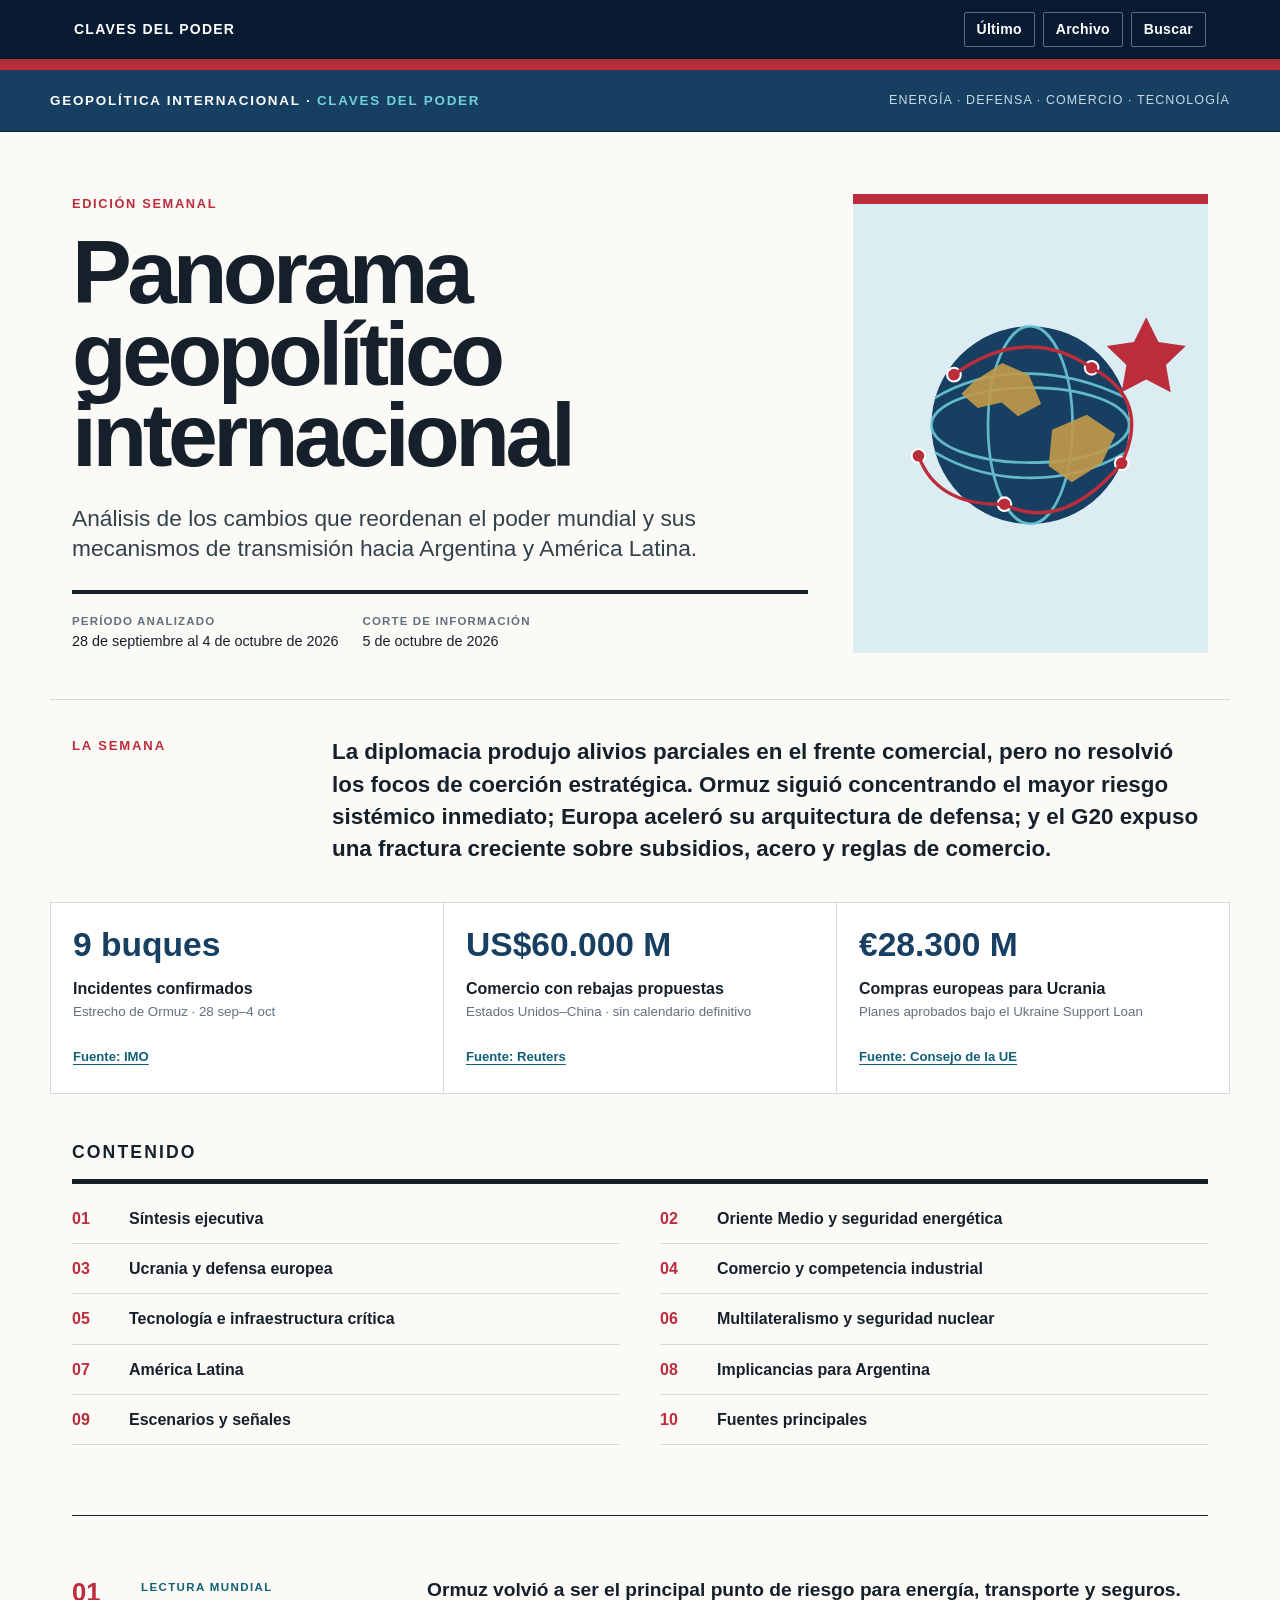
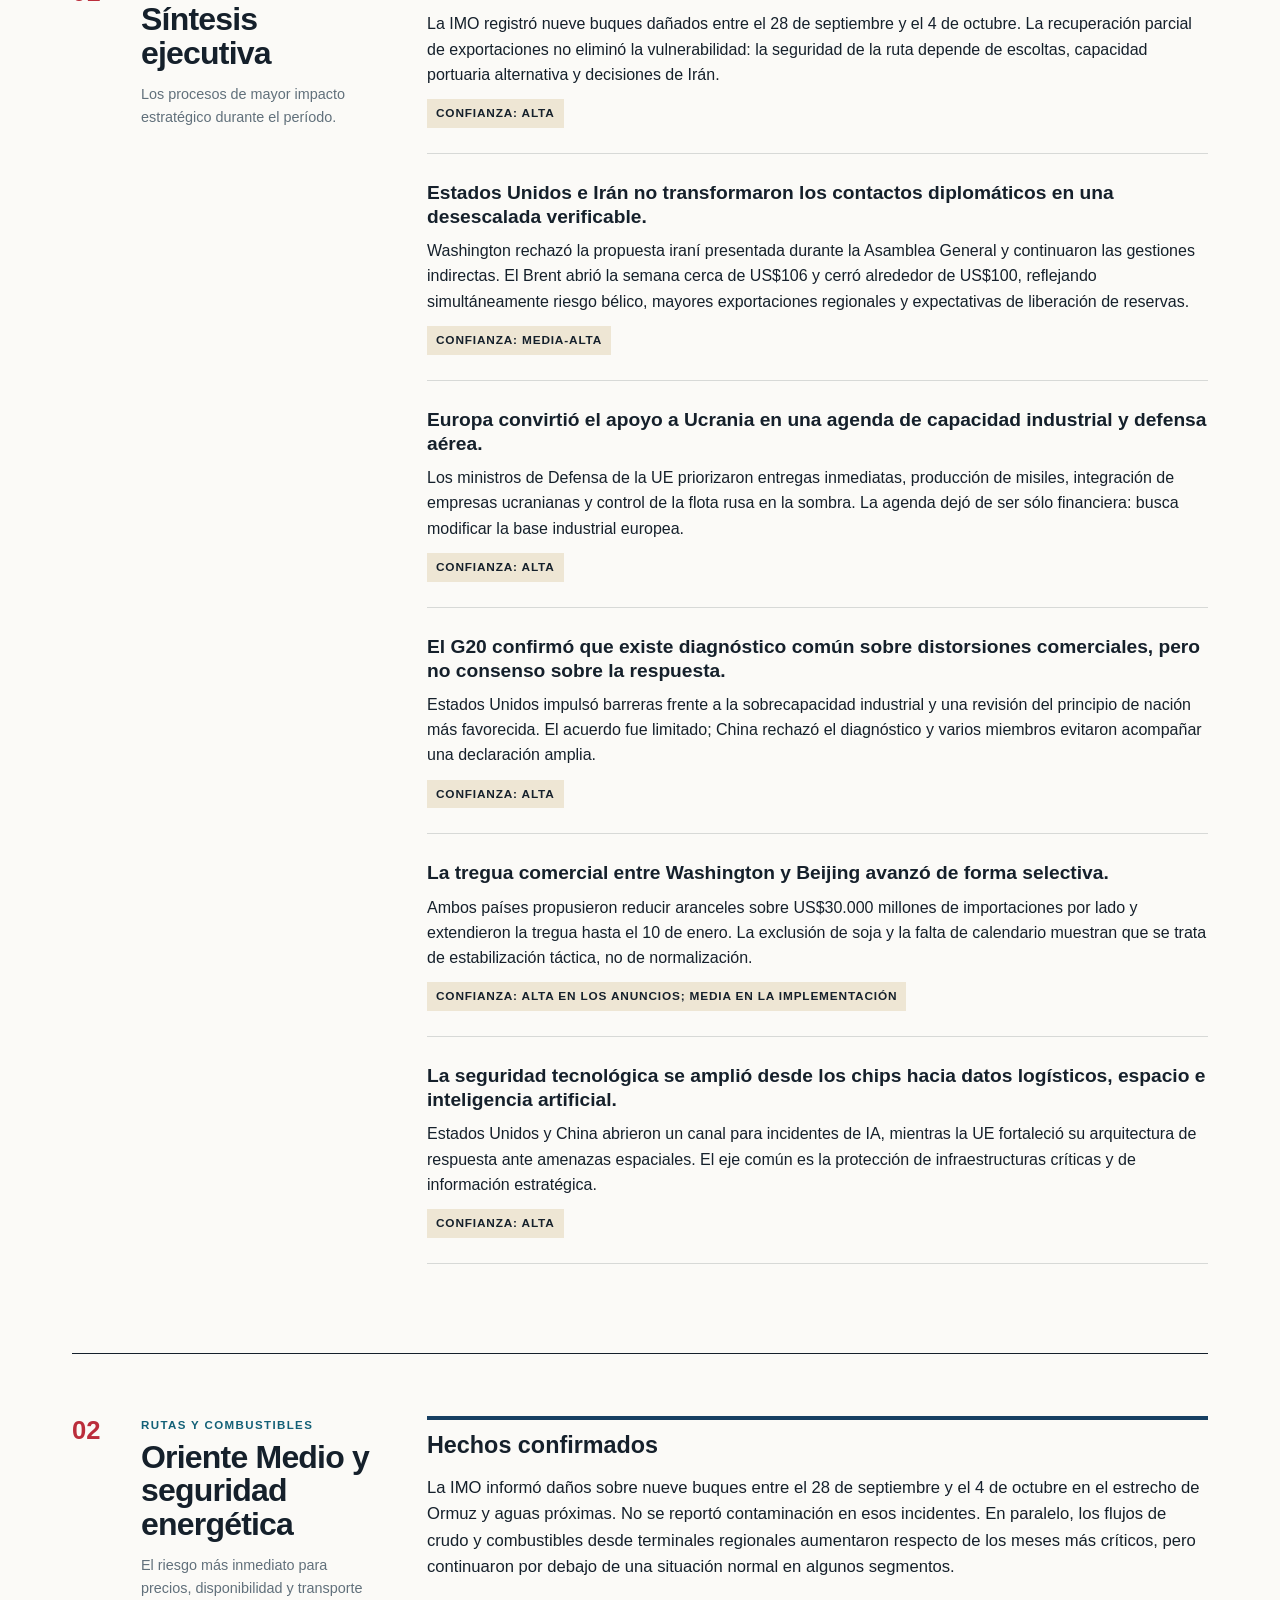
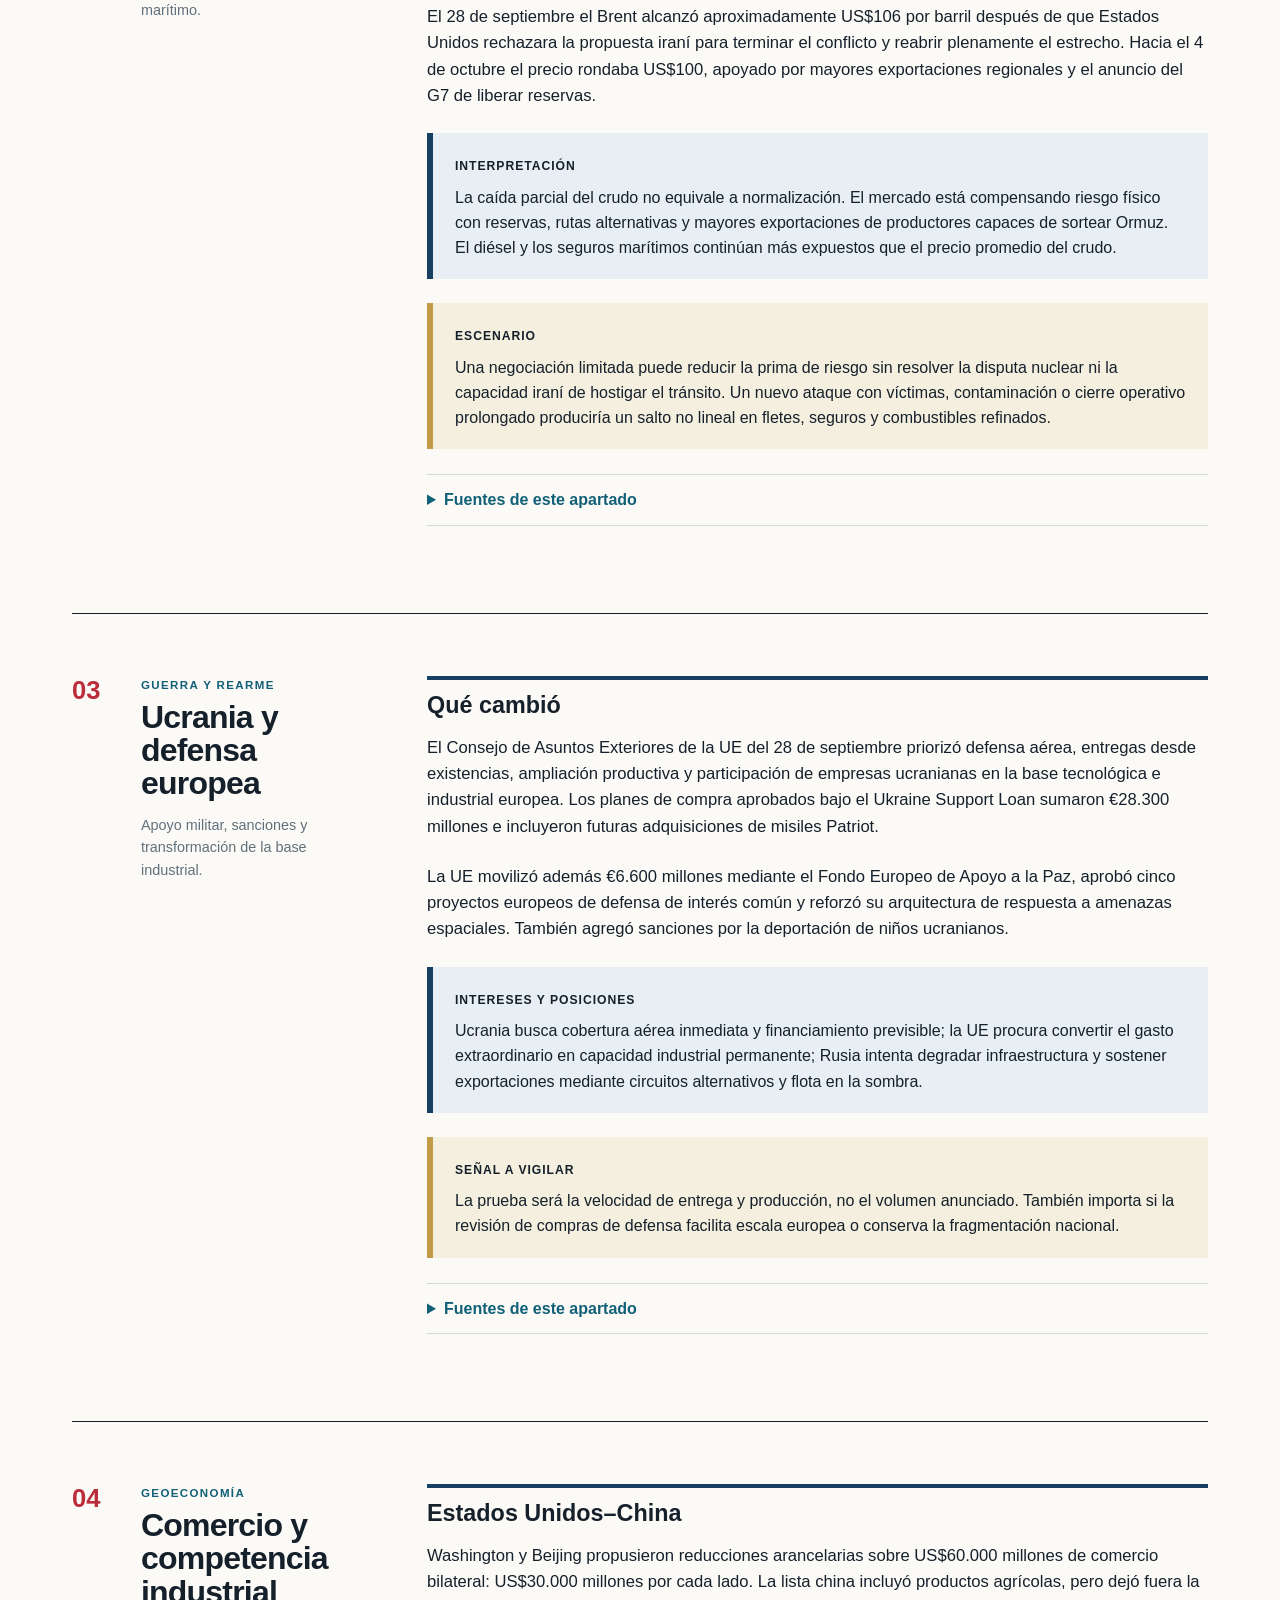
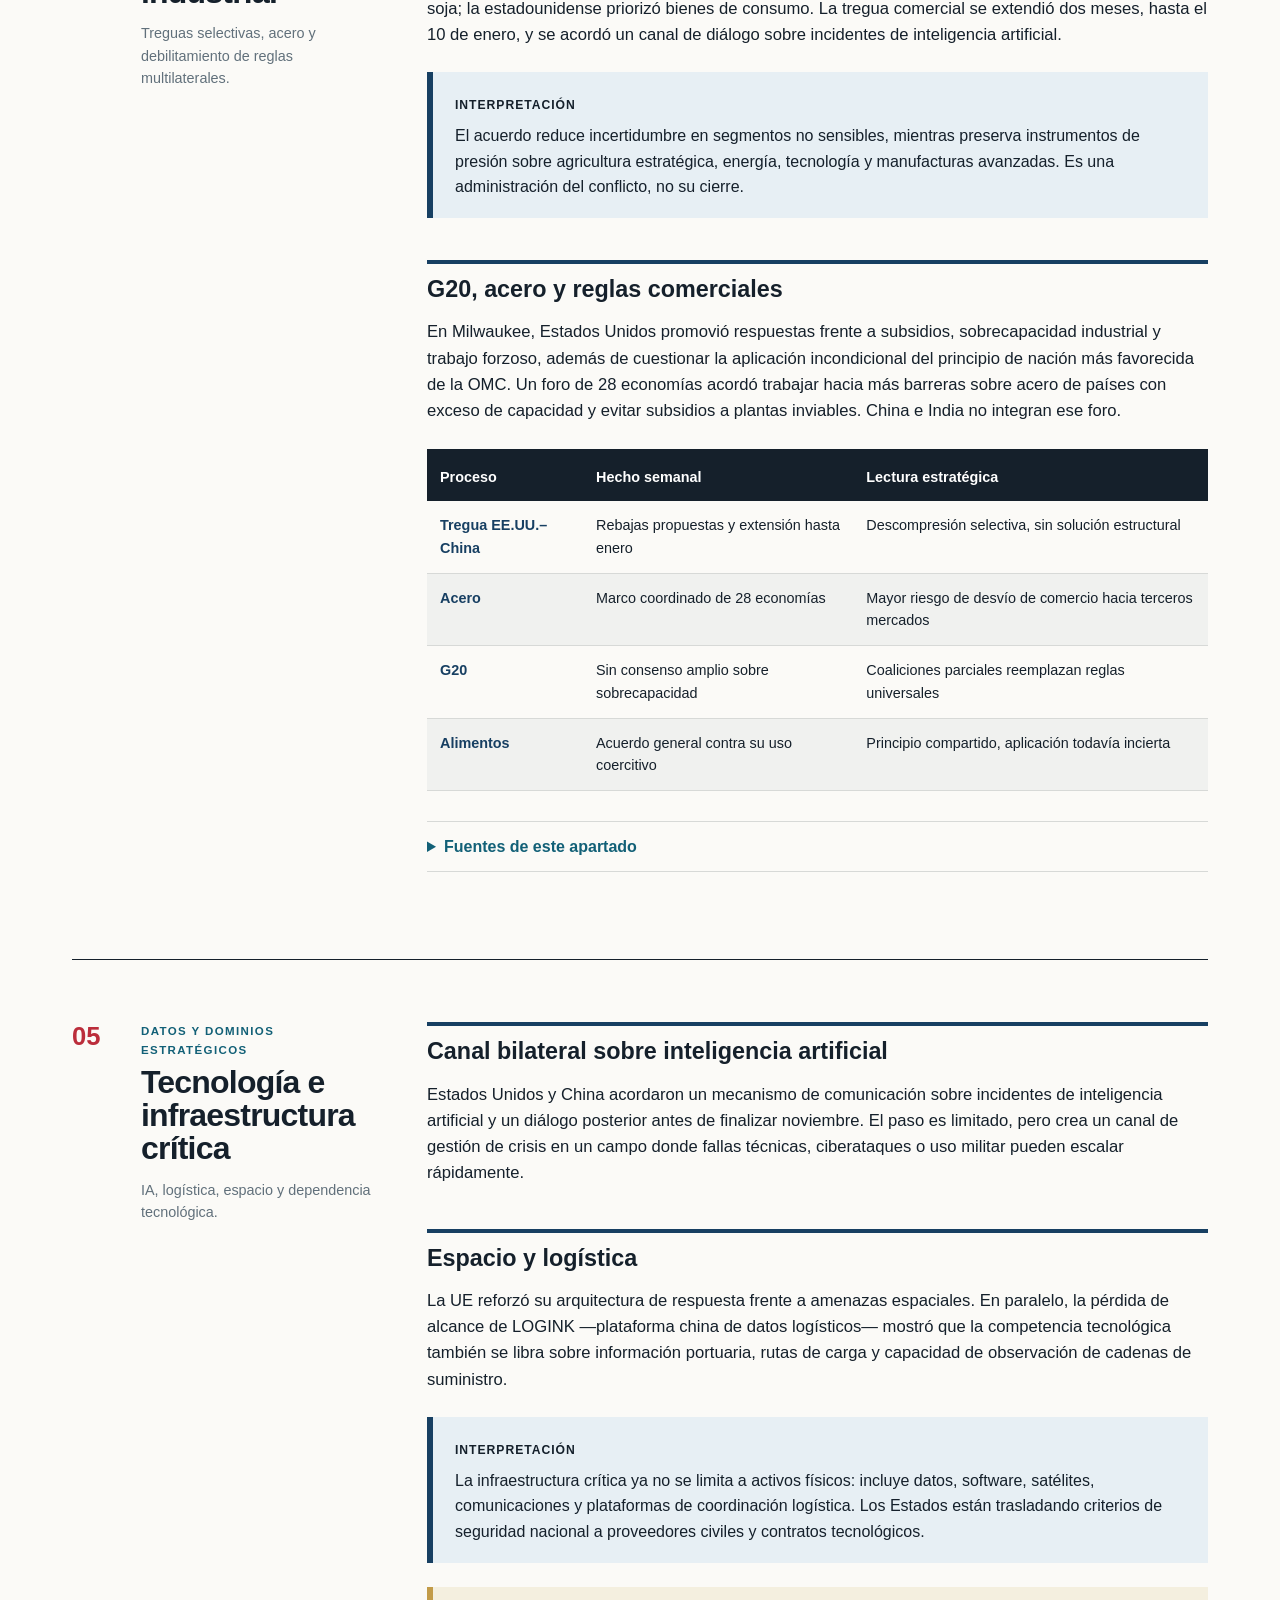
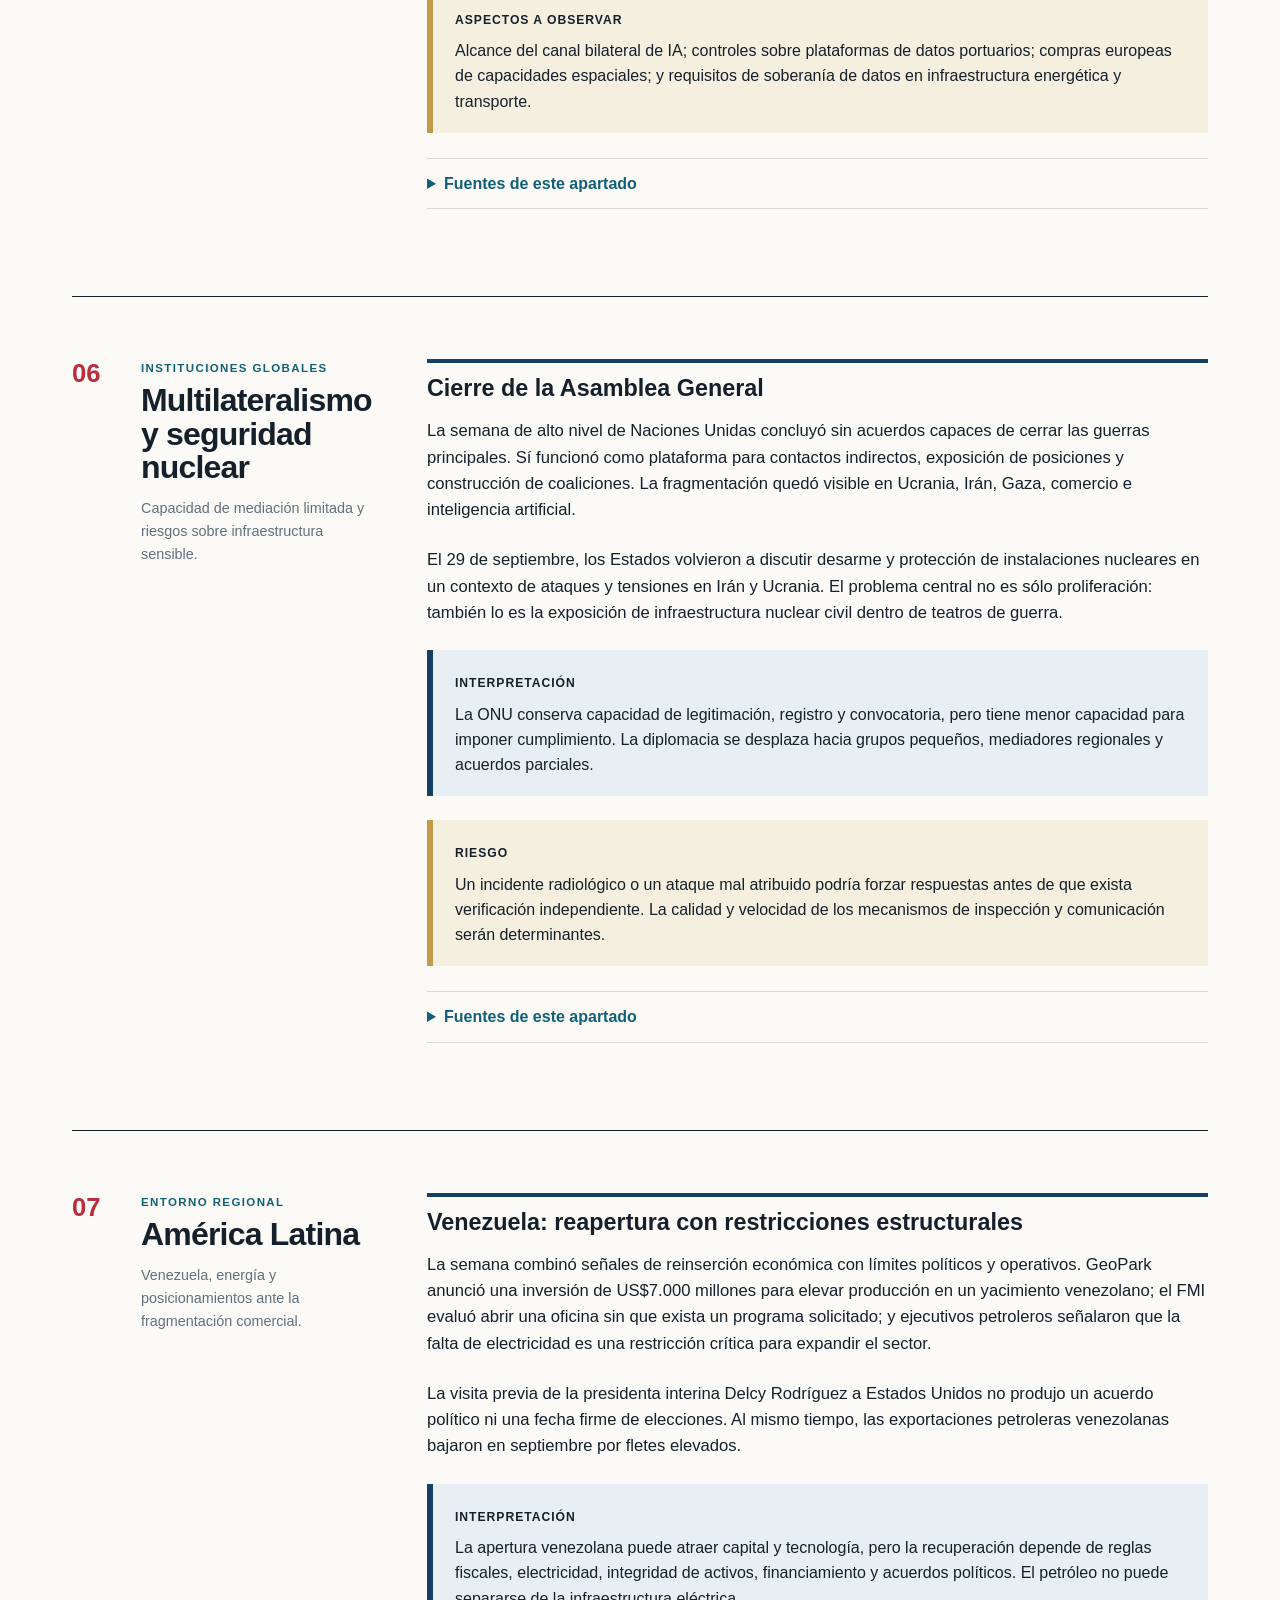
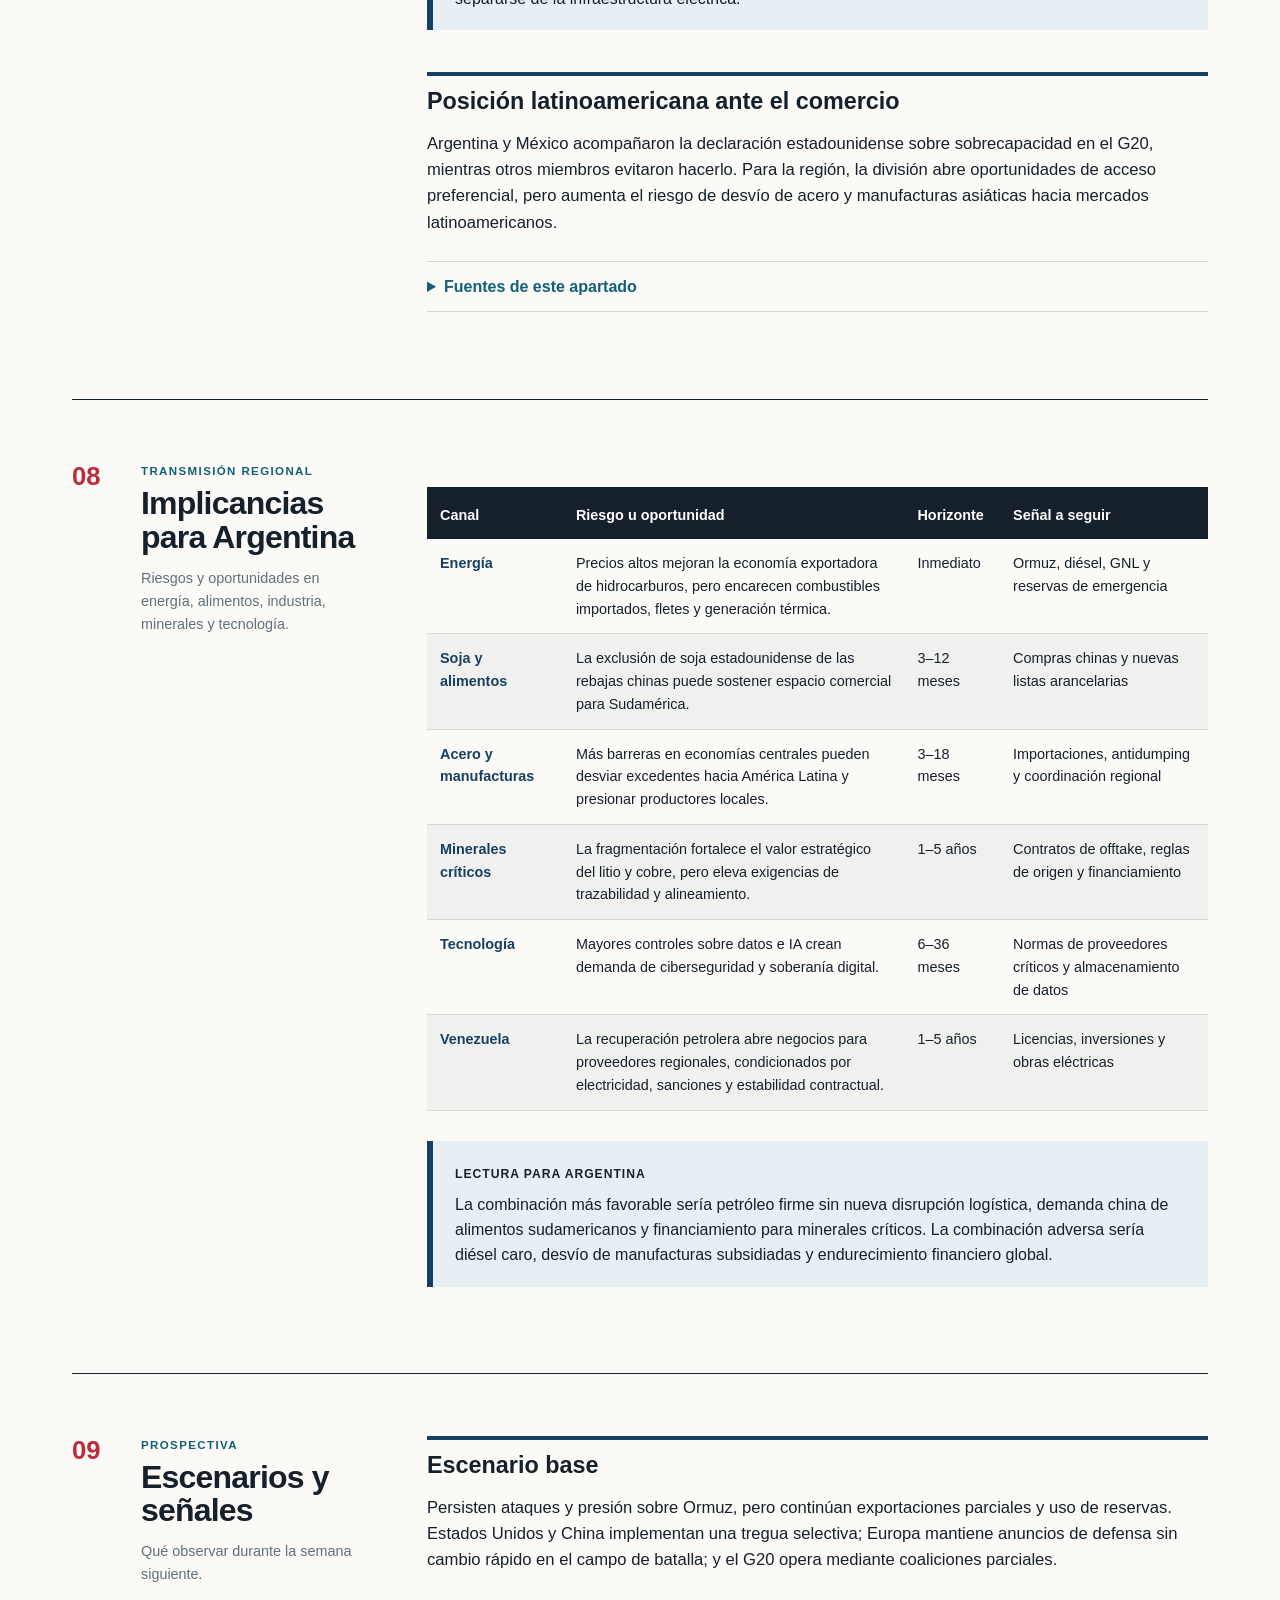
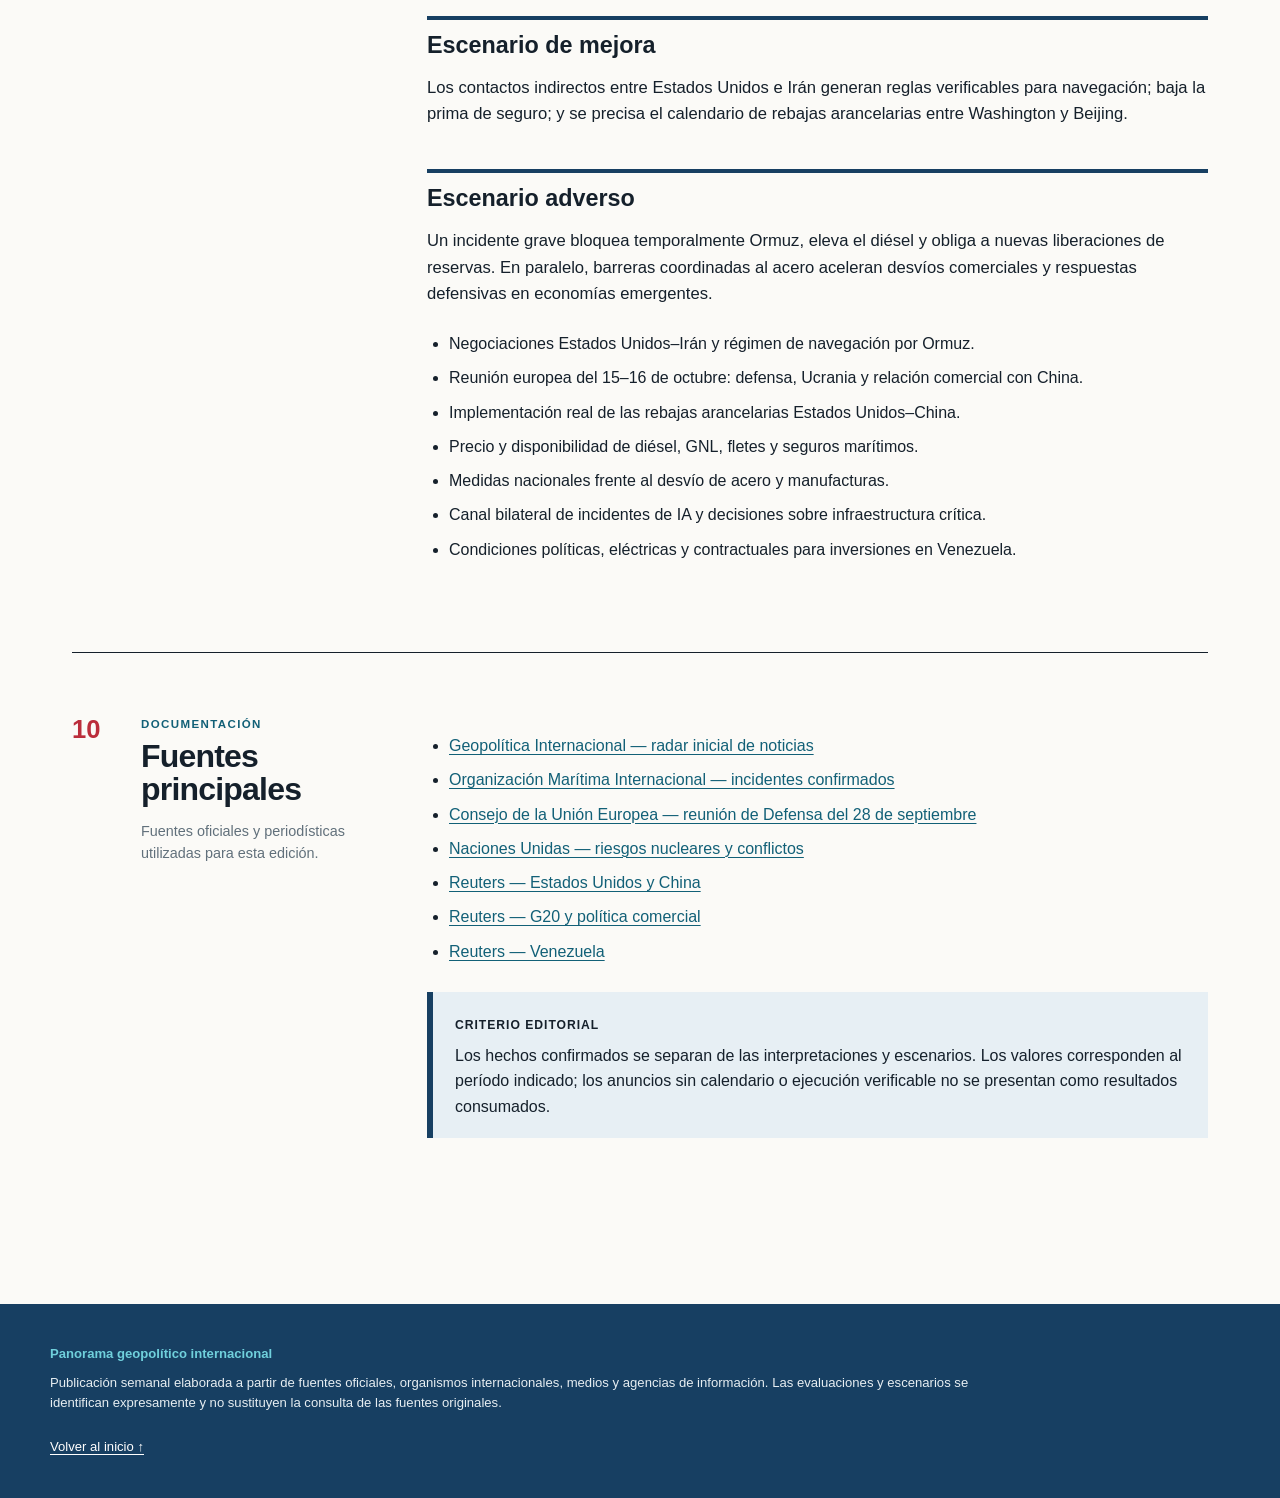
<file: panorama-semanal/ediciones/2026/10/2026-10-05/index.html>
<!doctype html>
<html lang="es">
<head>
  <meta charset="utf-8">
  <meta name="viewport" content="width=device-width,initial-scale=1">
  <meta name="description" content="Panorama geopolítico internacional: análisis semanal de energía, comercio, defensa, tecnología y cadenas de suministro.">
  <title>Panorama geopolítico internacional | 28 SEP–4 OCT 2026</title>
  <style>
    :root{--ink:#15202b;--paper:#fbfaf7;--white:#fff;--muted:#61707b;--line:#d7d9d7;--red:#bb2d3b;--blue:#173f62;--sky:#dcecf3;--gold:#c29b49;--soft:#eef2f3;--max:1180px}
    *{box-sizing:border-box}html{scroll-behavior:smooth}body{margin:0;background:var(--paper);color:var(--ink);font-family:Calibri,"Segoe UI",Arial,sans-serif;line-height:1.58}
    a{color:#126077;text-decoration-thickness:1px;text-underline-offset:3px}a:hover{color:var(--red)}
    .topline{height:7px;background:var(--red)}
    .masthead{background:var(--blue);color:#fff;padding:20px max(22px,calc((100vw - var(--max))/2));border-bottom:1px solid #0b263d}
    .masthead-row{display:flex;justify-content:space-between;align-items:center;gap:24px}.brand{font-size:.84rem;font-weight:800;letter-spacing:.13em;text-transform:uppercase}.brand b{color:#70d0dc}.series{font-size:.78rem;color:#c7dae5;text-transform:uppercase;letter-spacing:.09em}
    .hero{max-width:var(--max);margin:0 auto;display:grid;grid-template-columns:minmax(0,1.35fr) minmax(300px,.65fr);gap:45px;padding:62px 22px 46px;border-bottom:1px solid var(--line)}
    .eyebrow{color:var(--red);font-weight:800;text-transform:uppercase;letter-spacing:.13em;font-size:.8rem;margin:0 0 18px}h1{font-size:clamp(3rem,7vw,6.4rem);line-height:.91;letter-spacing:-.05em;margin:0;max-width:860px;font-weight:800}
    .subtitle{font-size:clamp(1.12rem,2vw,1.42rem);line-height:1.35;max-width:790px;margin:26px 0;color:#33414b}.edition{display:flex;flex-wrap:wrap;gap:10px 24px;padding-top:18px;border-top:4px solid var(--ink);font-size:.9rem}.edition strong{display:block;text-transform:uppercase;font-size:.72rem;letter-spacing:.1em;color:var(--muted)}
    .hero-art{align-self:stretch;min-height:350px;background:var(--sky);border-top:10px solid var(--red);overflow:hidden;display:flex;margin:0}.hero-art svg{width:100%;height:100%;display:block}
    .lead{max-width:var(--max);margin:0 auto;padding:36px 22px;display:grid;grid-template-columns:220px 1fr;gap:40px;border-bottom:1px solid var(--line)}.lead h2{font-size:.82rem;text-transform:uppercase;letter-spacing:.14em;margin:0;color:var(--red)}.lead p{font-size:1.4rem;line-height:1.45;margin:0;font-weight:600}
    .metrics{max-width:var(--max);margin:0 auto;display:grid;grid-template-columns:repeat(3,1fr);border-left:1px solid var(--line);border-bottom:1px solid var(--line)}.metric{padding:25px 22px;border-right:1px solid var(--line);display:flex;flex-direction:column;min-height:190px;background:#fff}.metric strong{font-size:2.1rem;line-height:1;color:var(--blue)}.metric span{font-weight:800;margin-top:14px}.metric small{color:var(--muted);margin-bottom:auto}.metric a{font-size:.82rem;font-weight:700;margin-top:16px}
    .contents{max-width:var(--max);margin:45px auto 70px;padding:0 22px}.contents h2{border-bottom:5px solid var(--ink);padding-bottom:12px;margin:0 0 10px;font-size:1.1rem;text-transform:uppercase;letter-spacing:.12em}.contents-grid{display:grid;grid-template-columns:repeat(2,1fr);column-gap:40px}.contents a{display:grid;grid-template-columns:45px 1fr;gap:12px;padding:12px 0;border-bottom:1px solid var(--line);color:var(--ink);font-weight:700;text-decoration:none}.contents a:hover{color:var(--red)}.contents a span{color:var(--red);font-variant-numeric:tabular-nums}
    main{max-width:var(--max);margin:0 auto;padding:0 22px 80px}.report-section{display:grid;grid-template-columns:300px minmax(0,1fr);gap:55px;padding:62px 0;border-top:1px solid var(--ink);scroll-margin-top:12px}.section-head{position:sticky;top:18px;align-self:start;display:grid;grid-template-columns:54px 1fr;gap:15px}.section-no{font-size:1.6rem;color:var(--red);font-weight:800;line-height:1.1}.section-kicker{font-size:.72rem;text-transform:uppercase;letter-spacing:.12em;color:#126077;font-weight:800;margin:0 0 7px}.section-head h2{font-size:2rem;line-height:1.04;letter-spacing:-.025em;margin:0 0 13px}.section-deck{font-size:.9rem;color:var(--muted);margin:0}
    .section-body{min-width:0}.section-body>p{font-size:1.04rem;margin:12px 0 24px}.section-body>h3{font-size:1.46rem;line-height:1.16;margin:42px 0 16px;padding-top:12px;border-top:4px solid var(--blue)}.section-body>h3:first-child{margin-top:0}.executive-item{border-bottom:1px solid var(--line);padding:0 0 25px;margin:0 0 27px}.executive-item h3{font-size:1.2rem;margin:0 0 9px;line-height:1.26}.executive-item p{margin:0 0 12px}.confidence{display:inline-block;background:#eee6d4;padding:5px 9px;font-size:.74rem;text-transform:uppercase;letter-spacing:.07em;font-weight:800}
    .callout{margin:24px 0;padding:19px 22px;border-left:6px solid var(--red);background:#f4e8e8}.callout.analysis{border-left-color:var(--blue);background:#e7eff4}.callout.scenario{border-left-color:var(--gold);background:#f4efdf}.callout strong{text-transform:uppercase;letter-spacing:.08em;font-size:.76rem}.callout p{margin:7px 0 0}.prose-list{padding-left:22px;margin:18px 0 28px}.prose-list li{margin:9px 0}
    .table-wrap{overflow-x:auto;margin:25px 0 30px;border-top:5px solid var(--ink)}table{width:100%;border-collapse:collapse;min-width:690px;font-size:.9rem}th{background:var(--ink);color:#fff;text-align:left;padding:12px 13px;vertical-align:bottom}td{padding:13px;border-bottom:1px solid var(--line);vertical-align:top}tbody tr:nth-child(even){background:#f0f1ef}tbody td:first-child{font-weight:700;color:var(--blue)}
    .sources{margin:25px 0;border-top:1px solid var(--line);border-bottom:1px solid var(--line);padding:12px 0}.sources summary{cursor:pointer;font-weight:800;color:#126077}.sources ul{margin:12px 0 4px;padding-left:20px}.sources li{margin:8px 0}
    footer{background:var(--blue);color:#e7eef2;padding:40px max(22px,calc((100vw - var(--max))/2));font-size:.82rem}footer strong{color:#70d0dc}footer p{max-width:930px;margin:8px 0}.back{display:inline-block;margin-top:15px;color:#fff}
    @media(max-width:860px){.hero{grid-template-columns:1fr}.hero-art{min-height:270px}.lead{grid-template-columns:1fr;gap:12px}.metrics{grid-template-columns:1fr}.metric{min-height:140px}.contents-grid{grid-template-columns:1fr}.report-section{grid-template-columns:1fr;gap:28px;padding:48px 0}.section-head{position:static}}
    @media(max-width:520px){h1{font-size:3.05rem}.masthead-row{align-items:flex-start;flex-direction:column}.hero{padding-top:42px}.lead p{font-size:1.17rem}}
    @media print{@page{size:A4;margin:16mm}body{background:#fff}.masthead,.topline,footer{print-color-adjust:exact;-webkit-print-color-adjust:exact}.hero{grid-template-columns:1fr}.hero-art{display:none}.contents{page-break-after:always}.report-section{display:block;padding:26px 0;break-before:page}.section-head{position:static;margin-bottom:25px}.sources{display:block}a{color:inherit}}
  </style>

<style id="portal-navigation-style">
.portal-navigation{background:#081b33;color:#fff;font:700 14px/1.2 Arial,Calibri,sans-serif;letter-spacing:.02em;border-bottom:4px solid #a93135}
.portal-navigation__inner{max-width:1180px;margin:0 auto;padding:12px 24px;display:flex;align-items:center;justify-content:space-between;gap:20px}
.portal-navigation__brand{color:#fff;text-decoration:none;text-transform:uppercase;letter-spacing:.09em}
.portal-navigation__links{display:flex;gap:8px;flex-wrap:wrap}
.portal-navigation__links a{color:#fff;text-decoration:none;padding:8px 12px;border:1px solid rgba(255,255,255,.35);border-radius:2px}
.portal-navigation__links a:hover,.portal-navigation__links a:focus{background:#fff;color:#081b33}
@media(max-width:620px){.portal-navigation__inner{align-items:flex-start;flex-direction:column;padding:10px 16px}.portal-navigation__links{width:100%}.portal-navigation__links a{flex:1;text-align:center;padding:8px 6px}}
@media print{.portal-navigation{display:none!important}}
</style>

</head>
<body>

<div class="portal-navigation" aria-label="Navegación del archivo geopolítico">
  <div class="portal-navigation__inner">
    <a class="portal-navigation__brand" href="/geopolitica-internacional/panorama-semanal/">Claves del poder</a>
    <div class="portal-navigation__links">
      <a href="/geopolitica-internacional/panorama-semanal/">Último</a>
      <a href="/geopolitica-internacional/panorama-semanal/archivo/">Archivo</a>
      <a href="/geopolitica-internacional/panorama-semanal/buscar/">Buscar</a>
    </div>
  </div>
</div>

  <div class="topline"></div>
  <header class="masthead" id="top"><div class="masthead-row"><div class="brand">Geopolítica internacional · <b>Claves del poder</b></div><div class="series">Energía · Defensa · Comercio · Tecnología</div></div></header>
  <section class="hero">
    <div><p class="eyebrow">Edición semanal</p><h1>Panorama<br>geopolítico internacional</h1><p class="subtitle">Análisis de los cambios que reordenan el poder mundial y sus mecanismos de transmisión hacia Argentina y América Latina.</p><div class="edition"><div><strong>Período analizado</strong>28 de septiembre al 4 de octubre de 2026</div><div><strong>Corte de información</strong>5 de octubre de 2026</div></div></div>
    <figure class="hero-art" aria-label="Ilustración abstracta de redes geopolíticas globales"><svg viewBox="0 0 520 430" role="img" aria-labelledby="svgTitle svgDesc" xmlns="http://www.w3.org/2000/svg"><title id="svgTitle">Redes de poder mundial</title><desc id="svgDesc">Globo abstracto con rutas marítimas, nodos energéticos y conexiones digitales.</desc><rect width="520" height="430" fill="#dcecf3"/><circle cx="260" cy="210" r="145" fill="#173f62"/><g fill="none" stroke="#70d0dc" stroke-width="4" opacity=".85"><ellipse cx="260" cy="210" rx="145" ry="55"/><ellipse cx="260" cy="210" rx="62" ry="145"/><path d="M120 170 C205 120 310 125 400 170M120 250 C205 300 315 300 400 250"/></g><path d="M177 146l42-27 39 17 18 43-34 18-24-20-35 8-24-21zM292 217l51-22 42 28-20 43-44 28-34-24z" fill="#c29b49" opacity=".9"/><g fill="#bb2d3b" stroke="#fff" stroke-width="3"><circle cx="148" cy="136" r="10"/><circle cx="350" cy="126" r="10"/><circle cx="394" cy="266" r="10"/><circle cx="222" cy="326" r="10"/><circle cx="96" cy="255" r="10"/></g><g fill="none" stroke="#bb2d3b" stroke-width="5"><path d="M148 136 Q255 60 350 126"/><path d="M350 126 Q438 173 394 266"/><path d="M394 266 Q306 369 222 326"/><path d="M222 326 Q123 329 96 255"/></g><path d="M430 52l18 36 40 6-29 28 7 40-36-19-36 19 7-40-29-28 40-6z" fill="#bb2d3b"/></svg></figure>
  </section>
  <section class="lead"><h2>La semana</h2><p>La diplomacia produjo alivios parciales en el frente comercial, pero no resolvió los focos de coerción estratégica. Ormuz siguió concentrando el mayor riesgo sistémico inmediato; Europa aceleró su arquitectura de defensa; y el G20 expuso una fractura creciente sobre subsidios, acero y reglas de comercio.</p></section>
  <section class="metrics" aria-label="Indicadores destacados"><article class="metric"><strong>9 buques</strong><span>Incidentes confirmados</span><small>Estrecho de Ormuz · 28 sep–4 oct</small><a href="https://www.imo.org/en/mediacentre/hottopics/pages/middle-east-highlighted-incidents.aspx" target="_blank" rel="noopener noreferrer">Fuente: IMO</a></article><article class="metric"><strong>US$60.000 M</strong><span>Comercio con rebajas propuestas</span><small>Estados Unidos–China · sin calendario definitivo</small><a href="https://www.reuters.com/business/aerospace-defense/china-says-us-trade-truce-extension-creates-space-advance-talks-2026-09-28/" target="_blank" rel="noopener noreferrer">Fuente: Reuters</a></article><article class="metric"><strong>€28.300 M</strong><span>Compras europeas para Ucrania</span><small>Planes aprobados bajo el Ukraine Support Loan</small><a href="https://www.consilium.europa.eu/en/meetings/fac/2026/09/28/" target="_blank" rel="noopener noreferrer">Fuente: Consejo de la UE</a></article></section>
  <nav class="contents" aria-label="Contenido"><h2>Contenido</h2><div class="contents-grid"><a href="#s1"><span>01</span>Síntesis ejecutiva</a><a href="#s2"><span>02</span>Oriente Medio y seguridad energética</a><a href="#s3"><span>03</span>Ucrania y defensa europea</a><a href="#s4"><span>04</span>Comercio y competencia industrial</a><a href="#s5"><span>05</span>Tecnología e infraestructura crítica</a><a href="#s6"><span>06</span>Multilateralismo y seguridad nuclear</a><a href="#s7"><span>07</span>América Latina</a><a href="#s8"><span>08</span>Implicancias para Argentina</a><a href="#s9"><span>09</span>Escenarios y señales</a><a href="#s10"><span>10</span>Fuentes principales</a></div></nav>
  <main>
    <section id="s1" class="report-section"><header class="section-head"><span class="section-no">01</span><div><p class="section-kicker">Lectura mundial</p><h2>Síntesis ejecutiva</h2><p class="section-deck">Los procesos de mayor impacto estratégico durante el período.</p></div></header><div class="section-body">
      <article class="executive-item"><h3>Ormuz volvió a ser el principal punto de riesgo para energía, transporte y seguros.</h3><p>La IMO registró nueve buques dañados entre el 28 de septiembre y el 4 de octubre. La recuperación parcial de exportaciones no eliminó la vulnerabilidad: la seguridad de la ruta depende de escoltas, capacidad portuaria alternativa y decisiones de Irán.</p><span class="confidence">Confianza: alta</span></article>
      <article class="executive-item"><h3>Estados Unidos e Irán no transformaron los contactos diplomáticos en una desescalada verificable.</h3><p>Washington rechazó la propuesta iraní presentada durante la Asamblea General y continuaron las gestiones indirectas. El Brent abrió la semana cerca de US$106 y cerró alrededor de US$100, reflejando simultáneamente riesgo bélico, mayores exportaciones regionales y expectativas de liberación de reservas.</p><span class="confidence">Confianza: media-alta</span></article>
      <article class="executive-item"><h3>Europa convirtió el apoyo a Ucrania en una agenda de capacidad industrial y defensa aérea.</h3><p>Los ministros de Defensa de la UE priorizaron entregas inmediatas, producción de misiles, integración de empresas ucranianas y control de la flota rusa en la sombra. La agenda dejó de ser sólo financiera: busca modificar la base industrial europea.</p><span class="confidence">Confianza: alta</span></article>
      <article class="executive-item"><h3>El G20 confirmó que existe diagnóstico común sobre distorsiones comerciales, pero no consenso sobre la respuesta.</h3><p>Estados Unidos impulsó barreras frente a la sobrecapacidad industrial y una revisión del principio de nación más favorecida. El acuerdo fue limitado; China rechazó el diagnóstico y varios miembros evitaron acompañar una declaración amplia.</p><span class="confidence">Confianza: alta</span></article>
      <article class="executive-item"><h3>La tregua comercial entre Washington y Beijing avanzó de forma selectiva.</h3><p>Ambos países propusieron reducir aranceles sobre US$30.000 millones de importaciones por lado y extendieron la tregua hasta el 10 de enero. La exclusión de soja y la falta de calendario muestran que se trata de estabilización táctica, no de normalización.</p><span class="confidence">Confianza: alta en los anuncios; media en la implementación</span></article>
      <article class="executive-item"><h3>La seguridad tecnológica se amplió desde los chips hacia datos logísticos, espacio e inteligencia artificial.</h3><p>Estados Unidos y China abrieron un canal para incidentes de IA, mientras la UE fortaleció su arquitectura de respuesta ante amenazas espaciales. El eje común es la protección de infraestructuras críticas y de información estratégica.</p><span class="confidence">Confianza: alta</span></article>
    </div></section>

    <section id="s2" class="report-section"><header class="section-head"><span class="section-no">02</span><div><p class="section-kicker">Rutas y combustibles</p><h2>Oriente Medio y seguridad energética</h2><p class="section-deck">El riesgo más inmediato para precios, disponibilidad y transporte marítimo.</p></div></header><div class="section-body"><h3>Hechos confirmados</h3><p>La IMO informó daños sobre nueve buques entre el 28 de septiembre y el 4 de octubre en el estrecho de Ormuz y aguas próximas. No se reportó contaminación en esos incidentes. En paralelo, los flujos de crudo y combustibles desde terminales regionales aumentaron respecto de los meses más críticos, pero continuaron por debajo de una situación normal en algunos segmentos.</p><p>El 28 de septiembre el Brent alcanzó aproximadamente US$106 por barril después de que Estados Unidos rechazara la propuesta iraní para terminar el conflicto y reabrir plenamente el estrecho. Hacia el 4 de octubre el precio rondaba US$100, apoyado por mayores exportaciones regionales y el anuncio del G7 de liberar reservas.</p><aside class="callout analysis"><strong>Interpretación</strong><p>La caída parcial del crudo no equivale a normalización. El mercado está compensando riesgo físico con reservas, rutas alternativas y mayores exportaciones de productores capaces de sortear Ormuz. El diésel y los seguros marítimos continúan más expuestos que el precio promedio del crudo.</p></aside><aside class="callout scenario"><strong>Escenario</strong><p>Una negociación limitada puede reducir la prima de riesgo sin resolver la disputa nuclear ni la capacidad iraní de hostigar el tránsito. Un nuevo ataque con víctimas, contaminación o cierre operativo prolongado produciría un salto no lineal en fletes, seguros y combustibles refinados.</p></aside><details class="sources"><summary>Fuentes de este apartado</summary><ul><li><a href="https://www.imo.org/en/mediacentre/hottopics/pages/middle-east-highlighted-incidents.aspx" target="_blank" rel="noopener noreferrer">IMO — Incidentes confirmados en Oriente Medio</a></li><li><a href="https://www.reuters.com/business/energy/oil-climbs-after-yemeni-houthis-attack-saudi-aramco-sites-2026-10-04/" target="_blank" rel="noopener noreferrer">Reuters — Petróleo, exportaciones y reservas · 4 oct 2026</a></li><li><a href="https://live.euronext.com/en/financial-news/oil-gains-2-us-iran-peace-talks-stalemate" target="_blank" rel="noopener noreferrer">Reuters/Euronext — Negociaciones y Brent · 28 sep 2026</a></li></ul></details></div></section>

    <section id="s3" class="report-section"><header class="section-head"><span class="section-no">03</span><div><p class="section-kicker">Guerra y rearme</p><h2>Ucrania y defensa europea</h2><p class="section-deck">Apoyo militar, sanciones y transformación de la base industrial.</p></div></header><div class="section-body"><h3>Qué cambió</h3><p>El Consejo de Asuntos Exteriores de la UE del 28 de septiembre priorizó defensa aérea, entregas desde existencias, ampliación productiva y participación de empresas ucranianas en la base tecnológica e industrial europea. Los planes de compra aprobados bajo el Ukraine Support Loan sumaron €28.300 millones e incluyeron futuras adquisiciones de misiles Patriot.</p><p>La UE movilizó además €6.600 millones mediante el Fondo Europeo de Apoyo a la Paz, aprobó cinco proyectos europeos de defensa de interés común y reforzó su arquitectura de respuesta a amenazas espaciales. También agregó sanciones por la deportación de niños ucranianos.</p><aside class="callout analysis"><strong>Intereses y posiciones</strong><p>Ucrania busca cobertura aérea inmediata y financiamiento previsible; la UE procura convertir el gasto extraordinario en capacidad industrial permanente; Rusia intenta degradar infraestructura y sostener exportaciones mediante circuitos alternativos y flota en la sombra.</p></aside><aside class="callout scenario"><strong>Señal a vigilar</strong><p>La prueba será la velocidad de entrega y producción, no el volumen anunciado. También importa si la revisión de compras de defensa facilita escala europea o conserva la fragmentación nacional.</p></aside><details class="sources"><summary>Fuentes de este apartado</summary><ul><li><a href="https://www.consilium.europa.eu/en/meetings/fac/2026/09/28/" target="_blank" rel="noopener noreferrer">Consejo de la UE — Asuntos Exteriores/Defensa · 28 sep 2026</a></li><li><a href="https://www.consilium.europa.eu/en/policies/sanctions-against-russia/timeline-sanctions-against-russia/" target="_blank" rel="noopener noreferrer">Consejo de la UE — Cronología de sanciones a Rusia</a></li></ul></details></div></section>

    <section id="s4" class="report-section"><header class="section-head"><span class="section-no">04</span><div><p class="section-kicker">Geoeconomía</p><h2>Comercio y competencia industrial</h2><p class="section-deck">Treguas selectivas, acero y debilitamiento de reglas multilaterales.</p></div></header><div class="section-body"><h3>Estados Unidos–China</h3><p>Washington y Beijing propusieron reducciones arancelarias sobre US$60.000 millones de comercio bilateral: US$30.000 millones por cada lado. La lista china incluyó productos agrícolas, pero dejó fuera la soja; la estadounidense priorizó bienes de consumo. La tregua comercial se extendió dos meses, hasta el 10 de enero, y se acordó un canal de diálogo sobre incidentes de inteligencia artificial.</p><aside class="callout analysis"><strong>Interpretación</strong><p>El acuerdo reduce incertidumbre en segmentos no sensibles, mientras preserva instrumentos de presión sobre agricultura estratégica, energía, tecnología y manufacturas avanzadas. Es una administración del conflicto, no su cierre.</p></aside><h3>G20, acero y reglas comerciales</h3><p>En Milwaukee, Estados Unidos promovió respuestas frente a subsidios, sobrecapacidad industrial y trabajo forzoso, además de cuestionar la aplicación incondicional del principio de nación más favorecida de la OMC. Un foro de 28 economías acordó trabajar hacia más barreras sobre acero de países con exceso de capacidad y evitar subsidios a plantas inviables. China e India no integran ese foro.</p><div class="table-wrap" tabindex="0"><table><thead><tr><th>Proceso</th><th>Hecho semanal</th><th>Lectura estratégica</th></tr></thead><tbody><tr><td>Tregua EE.UU.–China</td><td>Rebajas propuestas y extensión hasta enero</td><td>Descompresión selectiva, sin solución estructural</td></tr><tr><td>Acero</td><td>Marco coordinado de 28 economías</td><td>Mayor riesgo de desvío de comercio hacia terceros mercados</td></tr><tr><td>G20</td><td>Sin consenso amplio sobre sobrecapacidad</td><td>Coaliciones parciales reemplazan reglas universales</td></tr><tr><td>Alimentos</td><td>Acuerdo general contra su uso coercitivo</td><td>Principio compartido, aplicación todavía incierta</td></tr></tbody></table></div><details class="sources"><summary>Fuentes de este apartado</summary><ul><li><a href="https://www.reuters.com/business/aerospace-defense/china-says-us-trade-truce-extension-creates-space-advance-talks-2026-09-28/" target="_blank" rel="noopener noreferrer">Reuters — Rebajas arancelarias EE.UU.–China · 28 sep 2026</a></li><li><a href="https://www.reuters.com/world/china/greer-urges-g20-back-trump-tariff-agenda-takes-aim-china-2026-10-01/" target="_blank" rel="noopener noreferrer">Reuters — G20, aranceles y China · 1 oct 2026</a></li><li><a href="https://www.oecd.org/industry/ind/global-forum-on-steel-excess-capacity/" target="_blank" rel="noopener noreferrer">OCDE — Foro Global sobre Exceso de Capacidad del Acero</a></li></ul></details></div></section>

    <section id="s5" class="report-section"><header class="section-head"><span class="section-no">05</span><div><p class="section-kicker">Datos y dominios estratégicos</p><h2>Tecnología e infraestructura crítica</h2><p class="section-deck">IA, logística, espacio y dependencia tecnológica.</p></div></header><div class="section-body"><h3>Canal bilateral sobre inteligencia artificial</h3><p>Estados Unidos y China acordaron un mecanismo de comunicación sobre incidentes de inteligencia artificial y un diálogo posterior antes de finalizar noviembre. El paso es limitado, pero crea un canal de gestión de crisis en un campo donde fallas técnicas, ciberataques o uso militar pueden escalar rápidamente.</p><h3>Espacio y logística</h3><p>La UE reforzó su arquitectura de respuesta frente a amenazas espaciales. En paralelo, la pérdida de alcance de LOGINK —plataforma china de datos logísticos— mostró que la competencia tecnológica también se libra sobre información portuaria, rutas de carga y capacidad de observación de cadenas de suministro.</p><aside class="callout analysis"><strong>Interpretación</strong><p>La infraestructura crítica ya no se limita a activos físicos: incluye datos, software, satélites, comunicaciones y plataformas de coordinación logística. Los Estados están trasladando criterios de seguridad nacional a proveedores civiles y contratos tecnológicos.</p></aside><aside class="callout scenario"><strong>Aspectos a observar</strong><p>Alcance del canal bilateral de IA; controles sobre plataformas de datos portuarios; compras europeas de capacidades espaciales; y requisitos de soberanía de datos en infraestructura energética y transporte.</p></aside><details class="sources"><summary>Fuentes de este apartado</summary><ul><li><a href="https://www.reuters.com/business/aerospace-defense/china-says-us-trade-truce-extension-creates-space-advance-talks-2026-09-28/" target="_blank" rel="noopener noreferrer">Reuters — Canal de incidentes de IA · 28 sep 2026</a></li><li><a href="https://www.consilium.europa.eu/en/meetings/fac/2026/09/28/" target="_blank" rel="noopener noreferrer">Consejo de la UE — Arquitectura europea de respuesta espacial</a></li><li><a href="https://www.reuters.com/business/media-telecom/us-said-china-was-priming-trade-superweapon-then-it-vanished-2026-10-05/" target="_blank" rel="noopener noreferrer">Reuters — LOGINK y datos logísticos · 5 oct 2026</a></li></ul></details></div></section>

    <section id="s6" class="report-section"><header class="section-head"><span class="section-no">06</span><div><p class="section-kicker">Instituciones globales</p><h2>Multilateralismo y seguridad nuclear</h2><p class="section-deck">Capacidad de mediación limitada y riesgos sobre infraestructura sensible.</p></div></header><div class="section-body"><h3>Cierre de la Asamblea General</h3><p>La semana de alto nivel de Naciones Unidas concluyó sin acuerdos capaces de cerrar las guerras principales. Sí funcionó como plataforma para contactos indirectos, exposición de posiciones y construcción de coaliciones. La fragmentación quedó visible en Ucrania, Irán, Gaza, comercio e inteligencia artificial.</p><p>El 29 de septiembre, los Estados volvieron a discutir desarme y protección de instalaciones nucleares en un contexto de ataques y tensiones en Irán y Ucrania. El problema central no es sólo proliferación: también lo es la exposición de infraestructura nuclear civil dentro de teatros de guerra.</p><aside class="callout analysis"><strong>Interpretación</strong><p>La ONU conserva capacidad de legitimación, registro y convocatoria, pero tiene menor capacidad para imponer cumplimiento. La diplomacia se desplaza hacia grupos pequeños, mediadores regionales y acuerdos parciales.</p></aside><aside class="callout scenario"><strong>Riesgo</strong><p>Un incidente radiológico o un ataque mal atribuido podría forzar respuestas antes de que exista verificación independiente. La calidad y velocidad de los mecanismos de inspección y comunicación serán determinantes.</p></aside><details class="sources"><summary>Fuentes de este apartado</summary><ul><li><a href="https://www.un.org/en/live-weighing-nuclear-risks-amid-rising-tensions-and-war" target="_blank" rel="noopener noreferrer">Naciones Unidas — Riesgos nucleares y conflictos · 29 sep 2026</a></li><li><a href="https://ukraine.un.org/en/323265-un-general-assembly-calls-protection-civilians-and-just-peace-ukraine" target="_blank" rel="noopener noreferrer">Naciones Unidas — Asamblea General y Ucrania</a></li></ul></details></div></section>

    <section id="s7" class="report-section"><header class="section-head"><span class="section-no">07</span><div><p class="section-kicker">Entorno regional</p><h2>América Latina</h2><p class="section-deck">Venezuela, energía y posicionamientos ante la fragmentación comercial.</p></div></header><div class="section-body"><h3>Venezuela: reapertura con restricciones estructurales</h3><p>La semana combinó señales de reinserción económica con límites políticos y operativos. GeoPark anunció una inversión de US$7.000 millones para elevar producción en un yacimiento venezolano; el FMI evaluó abrir una oficina sin que exista un programa solicitado; y ejecutivos petroleros señalaron que la falta de electricidad es una restricción crítica para expandir el sector.</p><p>La visita previa de la presidenta interina Delcy Rodríguez a Estados Unidos no produjo un acuerdo político ni una fecha firme de elecciones. Al mismo tiempo, las exportaciones petroleras venezolanas bajaron en septiembre por fletes elevados.</p><aside class="callout analysis"><strong>Interpretación</strong><p>La apertura venezolana puede atraer capital y tecnología, pero la recuperación depende de reglas fiscales, electricidad, integridad de activos, financiamiento y acuerdos políticos. El petróleo no puede separarse de la infraestructura eléctrica.</p></aside><h3>Posición latinoamericana ante el comercio</h3><p>Argentina y México acompañaron la declaración estadounidense sobre sobrecapacidad en el G20, mientras otros miembros evitaron hacerlo. Para la región, la división abre oportunidades de acceso preferencial, pero aumenta el riesgo de desvío de acero y manufacturas asiáticas hacia mercados latinoamericanos.</p><details class="sources"><summary>Fuentes de este apartado</summary><ul><li><a href="https://www.reuters.com/world/venezuela/" target="_blank" rel="noopener noreferrer">Reuters — Cobertura de Venezuela · sep–oct 2026</a></li><li><a href="https://www.reuters.com/world/asia-pacific/handful-g20-countries-reject-us-stance-excess-industrial-capacity-2026-10-02/" target="_blank" rel="noopener noreferrer">Reuters — Posiciones del G20 sobre capacidad industrial · 2 oct 2026</a></li></ul></details></div></section>

    <section id="s8" class="report-section"><header class="section-head"><span class="section-no">08</span><div><p class="section-kicker">Transmisión regional</p><h2>Implicancias para Argentina</h2><p class="section-deck">Riesgos y oportunidades en energía, alimentos, industria, minerales y tecnología.</p></div></header><div class="section-body"><div class="table-wrap" tabindex="0"><table><thead><tr><th>Canal</th><th>Riesgo u oportunidad</th><th>Horizonte</th><th>Señal a seguir</th></tr></thead><tbody><tr><td>Energía</td><td>Precios altos mejoran la economía exportadora de hidrocarburos, pero encarecen combustibles importados, fletes y generación térmica.</td><td>Inmediato</td><td>Ormuz, diésel, GNL y reservas de emergencia</td></tr><tr><td>Soja y alimentos</td><td>La exclusión de soja estadounidense de las rebajas chinas puede sostener espacio comercial para Sudamérica.</td><td>3–12 meses</td><td>Compras chinas y nuevas listas arancelarias</td></tr><tr><td>Acero y manufacturas</td><td>Más barreras en economías centrales pueden desviar excedentes hacia América Latina y presionar productores locales.</td><td>3–18 meses</td><td>Importaciones, antidumping y coordinación regional</td></tr><tr><td>Minerales críticos</td><td>La fragmentación fortalece el valor estratégico del litio y cobre, pero eleva exigencias de trazabilidad y alineamiento.</td><td>1–5 años</td><td>Contratos de offtake, reglas de origen y financiamiento</td></tr><tr><td>Tecnología</td><td>Mayores controles sobre datos e IA crean demanda de ciberseguridad y soberanía digital.</td><td>6–36 meses</td><td>Normas de proveedores críticos y almacenamiento de datos</td></tr><tr><td>Venezuela</td><td>La recuperación petrolera abre negocios para proveedores regionales, condicionados por electricidad, sanciones y estabilidad contractual.</td><td>1–5 años</td><td>Licencias, inversiones y obras eléctricas</td></tr></tbody></table></div><aside class="callout analysis"><strong>Lectura para Argentina</strong><p>La combinación más favorable sería petróleo firme sin nueva disrupción logística, demanda china de alimentos sudamericanos y financiamiento para minerales críticos. La combinación adversa sería diésel caro, desvío de manufacturas subsidiadas y endurecimiento financiero global.</p></aside></div></section>

    <section id="s9" class="report-section"><header class="section-head"><span class="section-no">09</span><div><p class="section-kicker">Prospectiva</p><h2>Escenarios y señales</h2><p class="section-deck">Qué observar durante la semana siguiente.</p></div></header><div class="section-body"><h3>Escenario base</h3><p>Persisten ataques y presión sobre Ormuz, pero continúan exportaciones parciales y uso de reservas. Estados Unidos y China implementan una tregua selectiva; Europa mantiene anuncios de defensa sin cambio rápido en el campo de batalla; y el G20 opera mediante coaliciones parciales.</p><h3>Escenario de mejora</h3><p>Los contactos indirectos entre Estados Unidos e Irán generan reglas verificables para navegación; baja la prima de seguro; y se precisa el calendario de rebajas arancelarias entre Washington y Beijing.</p><h3>Escenario adverso</h3><p>Un incidente grave bloquea temporalmente Ormuz, eleva el diésel y obliga a nuevas liberaciones de reservas. En paralelo, barreras coordinadas al acero aceleran desvíos comerciales y respuestas defensivas en economías emergentes.</p><ul class="prose-list"><li>Negociaciones Estados Unidos–Irán y régimen de navegación por Ormuz.</li><li>Reunión europea del 15–16 de octubre: defensa, Ucrania y relación comercial con China.</li><li>Implementación real de las rebajas arancelarias Estados Unidos–China.</li><li>Precio y disponibilidad de diésel, GNL, fletes y seguros marítimos.</li><li>Medidas nacionales frente al desvío de acero y manufacturas.</li><li>Canal bilateral de incidentes de IA y decisiones sobre infraestructura crítica.</li><li>Condiciones políticas, eléctricas y contractuales para inversiones en Venezuela.</li></ul></div></section>

    <section id="s10" class="report-section"><header class="section-head"><span class="section-no">10</span><div><p class="section-kicker">Documentación</p><h2>Fuentes principales</h2><p class="section-deck">Fuentes oficiales y periodísticas utilizadas para esta edición.</p></div></header><div class="section-body"><ul class="prose-list"><li><a href="https://fgpino.github.io/geopolitica-internacional/" target="_blank" rel="noopener noreferrer">Geopolítica Internacional — radar inicial de noticias</a></li><li><a href="https://www.imo.org/en/mediacentre/hottopics/pages/middle-east-highlighted-incidents.aspx" target="_blank" rel="noopener noreferrer">Organización Marítima Internacional — incidentes confirmados</a></li><li><a href="https://www.consilium.europa.eu/en/meetings/fac/2026/09/28/" target="_blank" rel="noopener noreferrer">Consejo de la Unión Europea — reunión de Defensa del 28 de septiembre</a></li><li><a href="https://www.un.org/en/live-weighing-nuclear-risks-amid-rising-tensions-and-war" target="_blank" rel="noopener noreferrer">Naciones Unidas — riesgos nucleares y conflictos</a></li><li><a href="https://www.reuters.com/business/aerospace-defense/china-says-us-trade-truce-extension-creates-space-advance-talks-2026-09-28/" target="_blank" rel="noopener noreferrer">Reuters — Estados Unidos y China</a></li><li><a href="https://www.reuters.com/world/china/greer-urges-g20-back-trump-tariff-agenda-takes-aim-china-2026-10-01/" target="_blank" rel="noopener noreferrer">Reuters — G20 y política comercial</a></li><li><a href="https://www.reuters.com/world/venezuela/" target="_blank" rel="noopener noreferrer">Reuters — Venezuela</a></li></ul><aside class="callout analysis"><strong>Criterio editorial</strong><p>Los hechos confirmados se separan de las interpretaciones y escenarios. Los valores corresponden al período indicado; los anuncios sin calendario o ejecución verificable no se presentan como resultados consumados.</p></aside></div></section>
  </main>
  <footer><strong>Panorama geopolítico internacional</strong><p>Publicación semanal elaborada a partir de fuentes oficiales, organismos internacionales, medios y agencias de información. Las evaluaciones y escenarios se identifican expresamente y no sustituyen la consulta de las fuentes originales.</p><a class="back" href="#top">Volver al inicio ↑</a></footer>
</body>
</html>
</file>
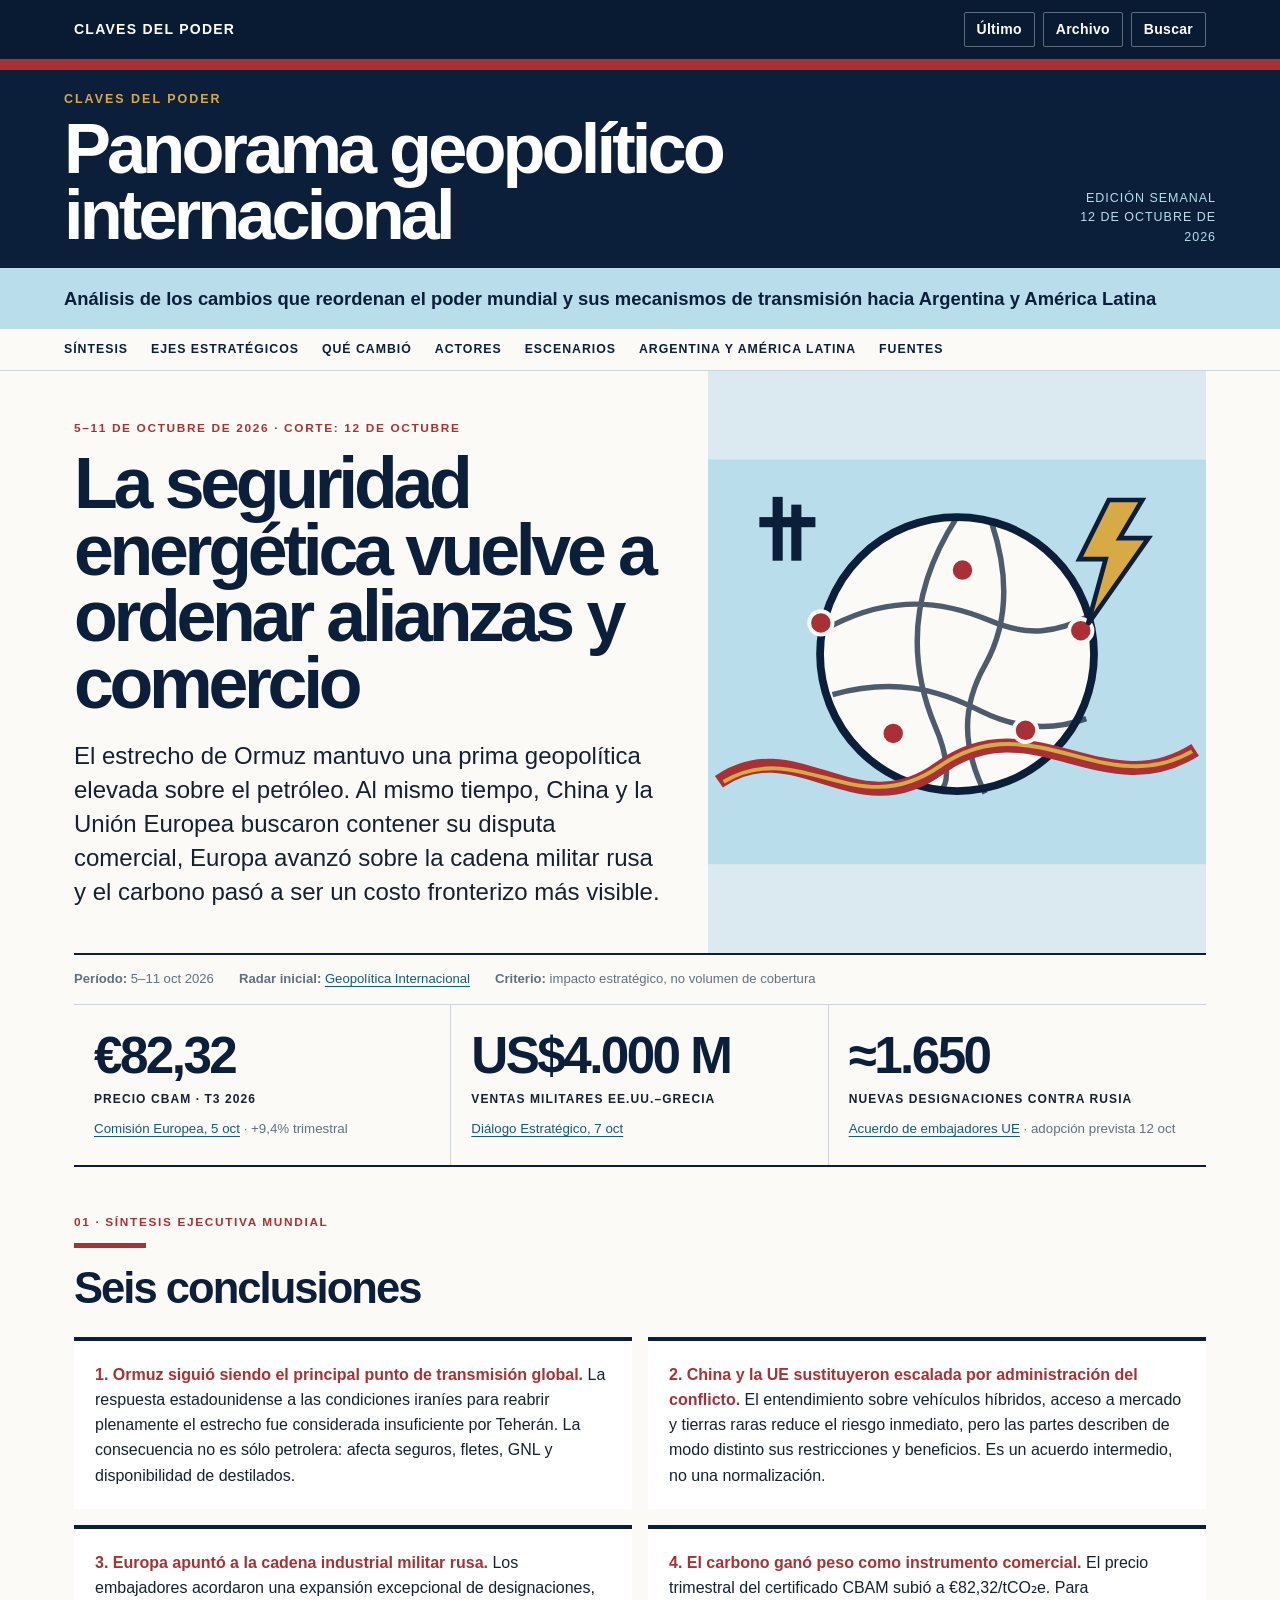
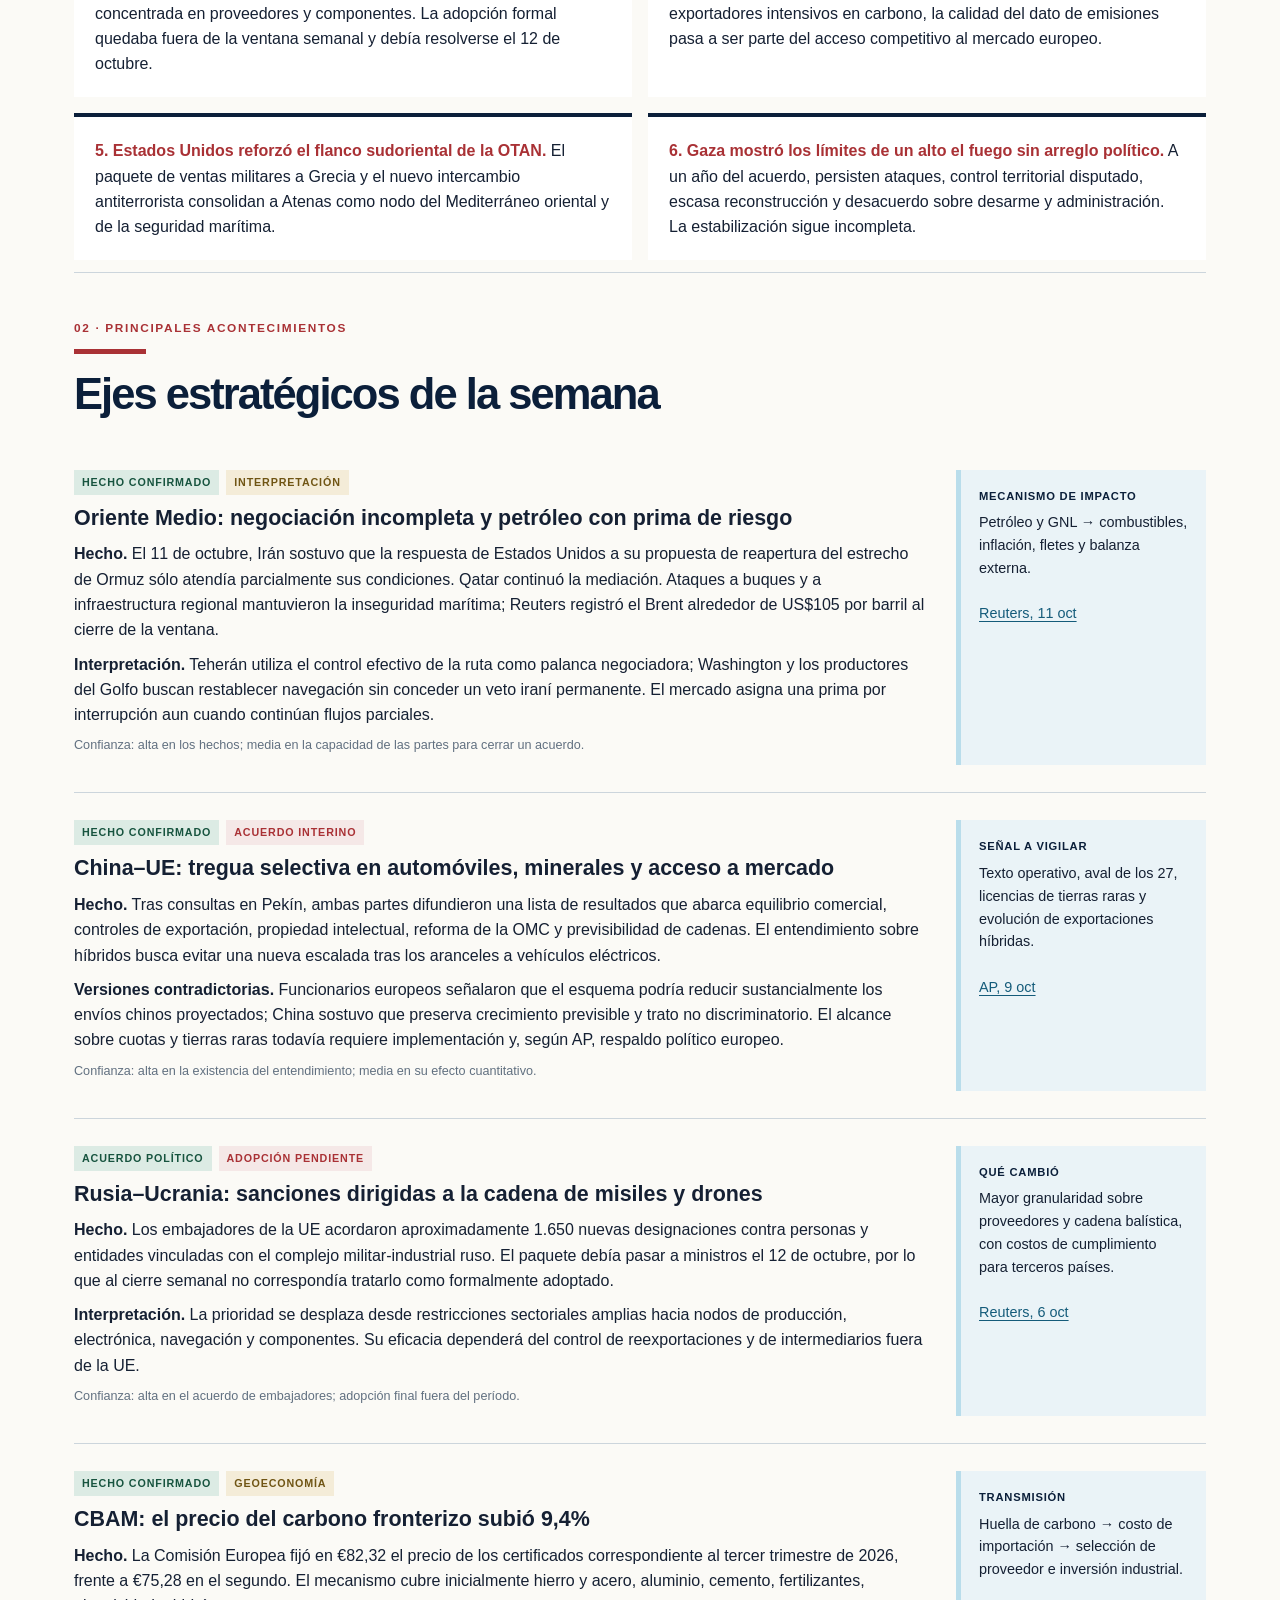
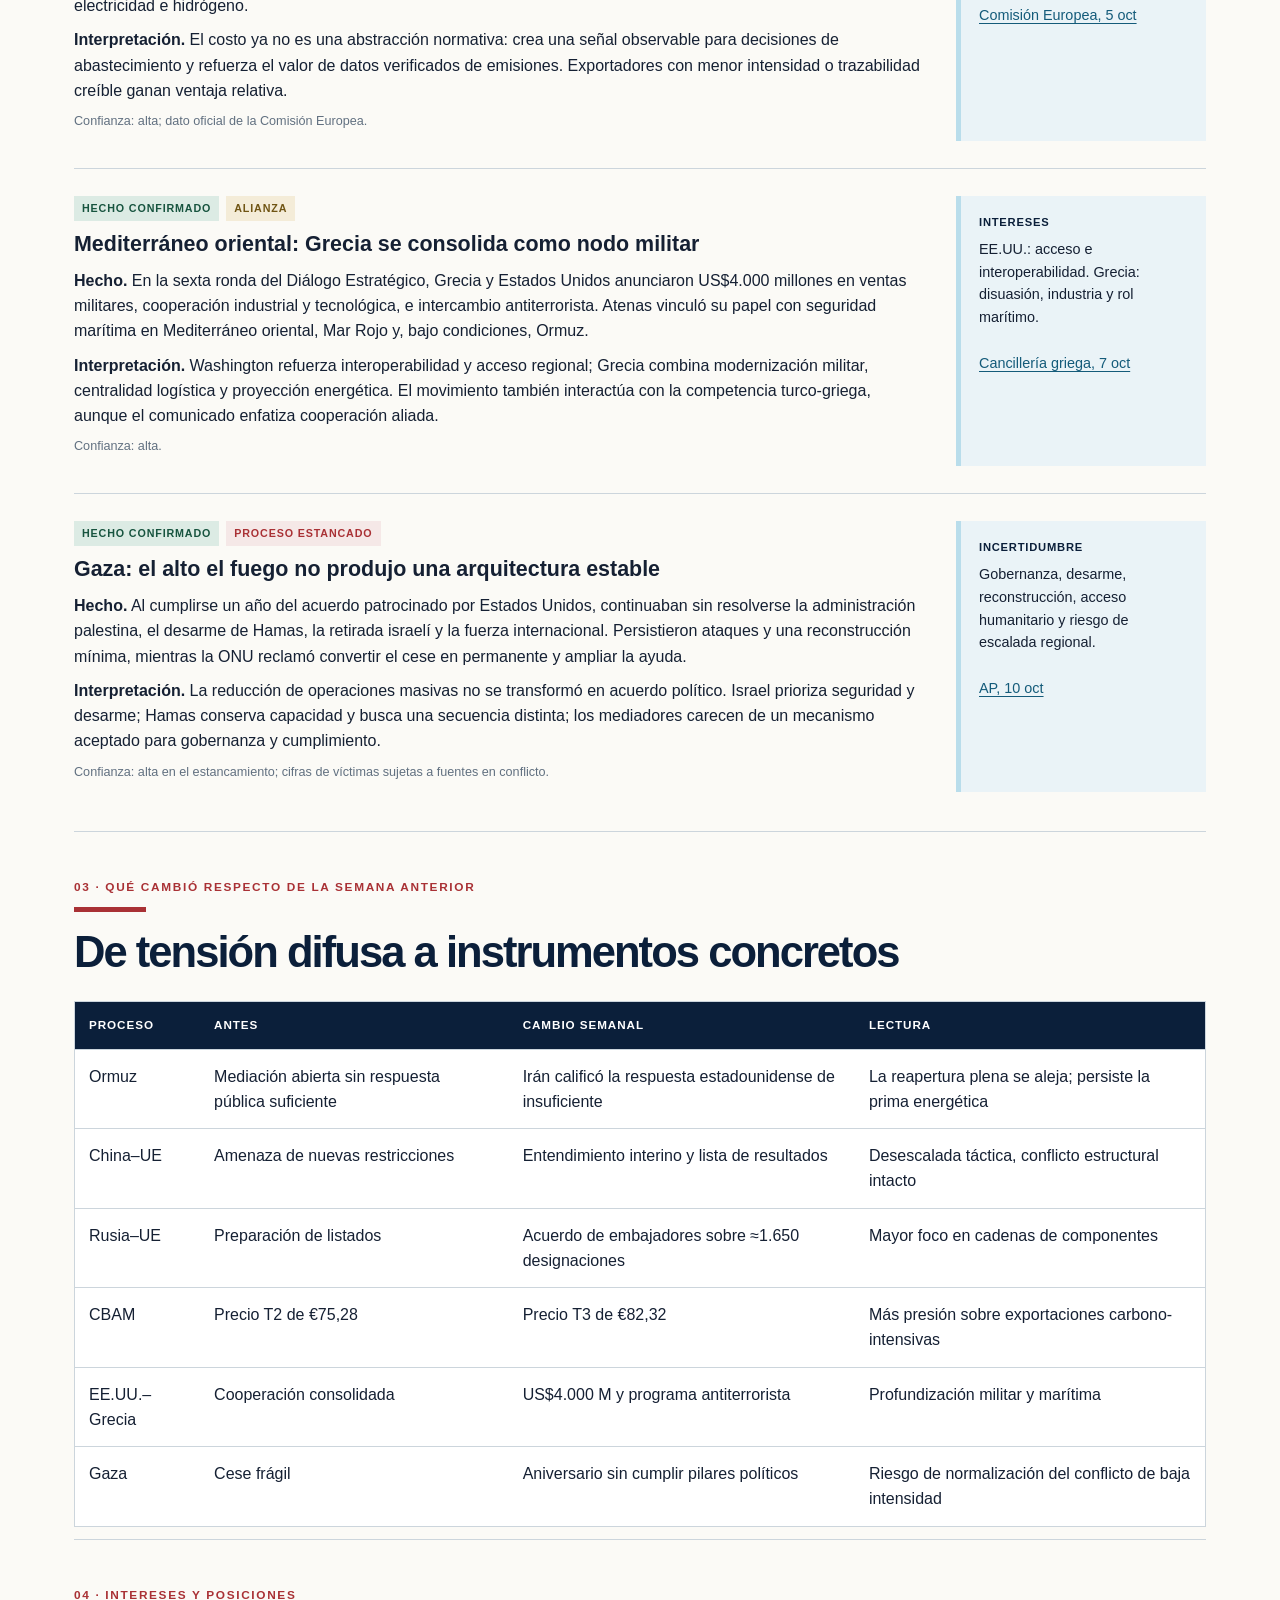
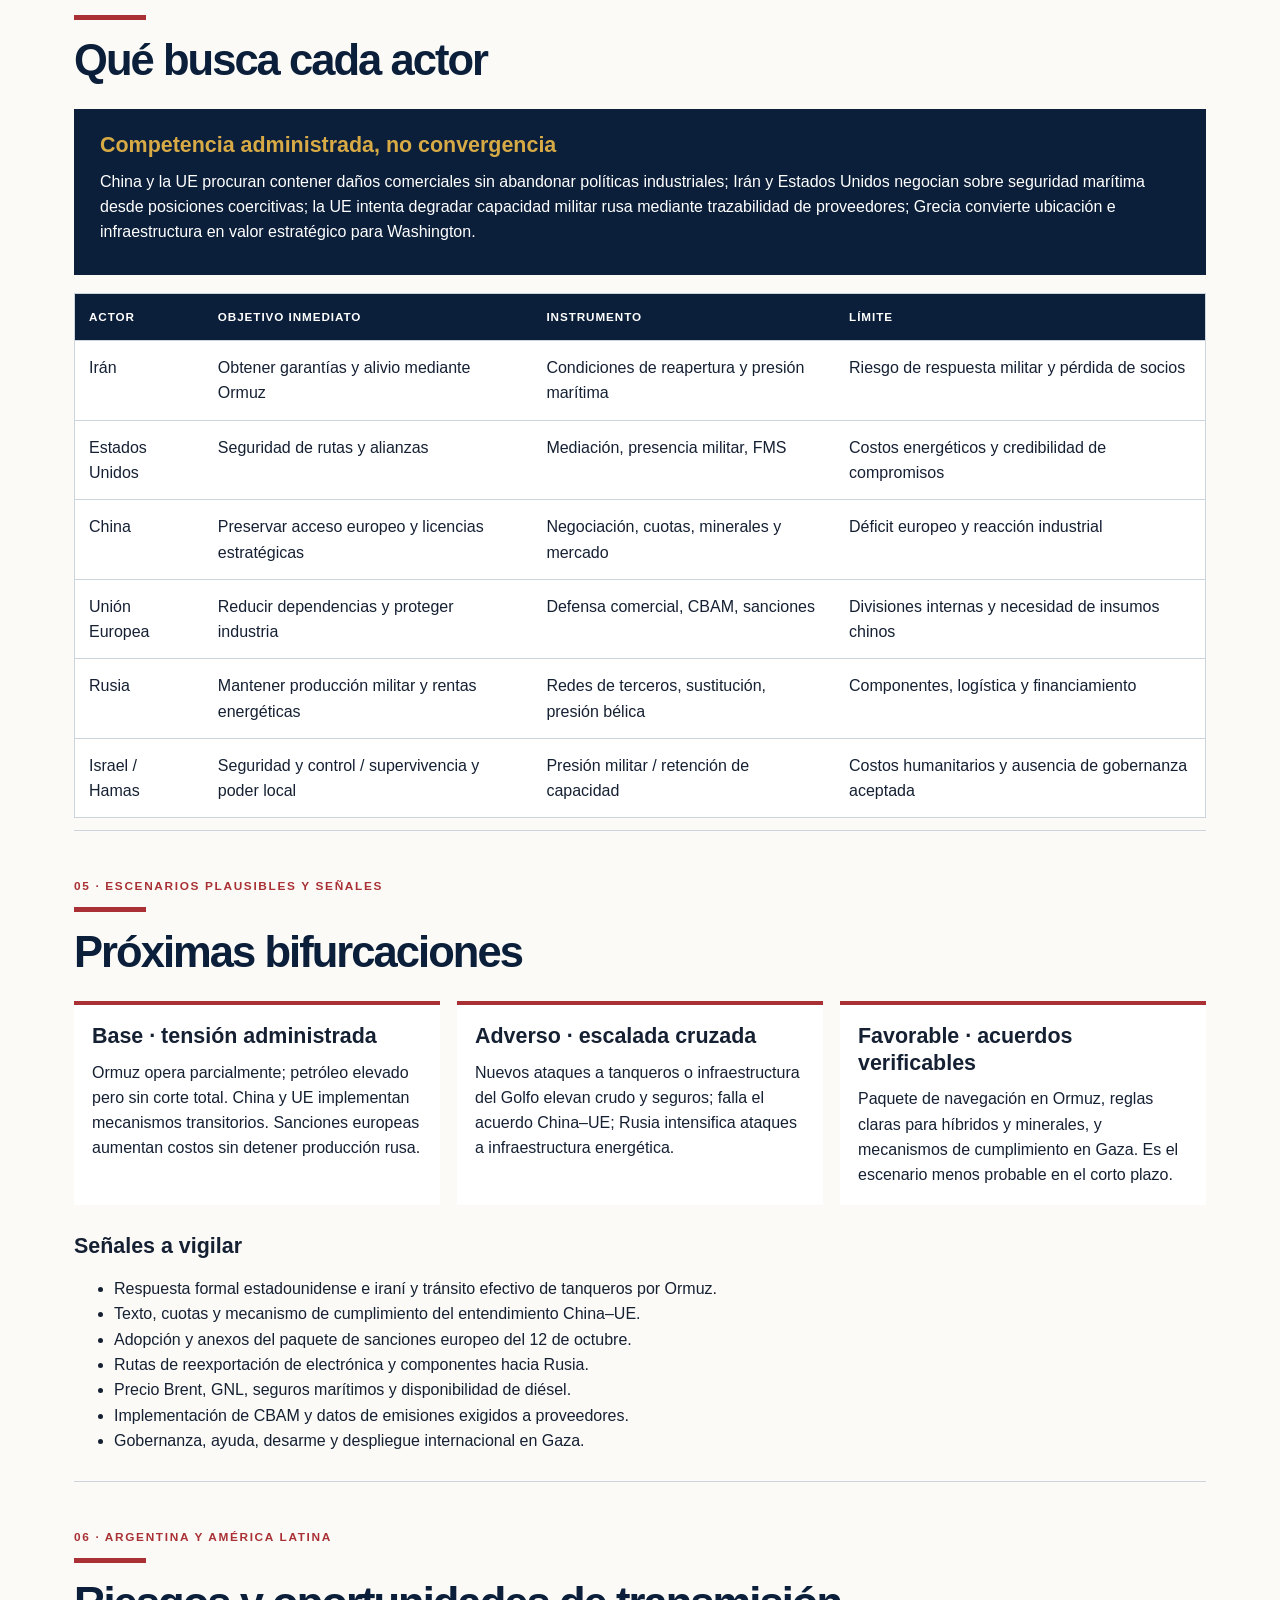
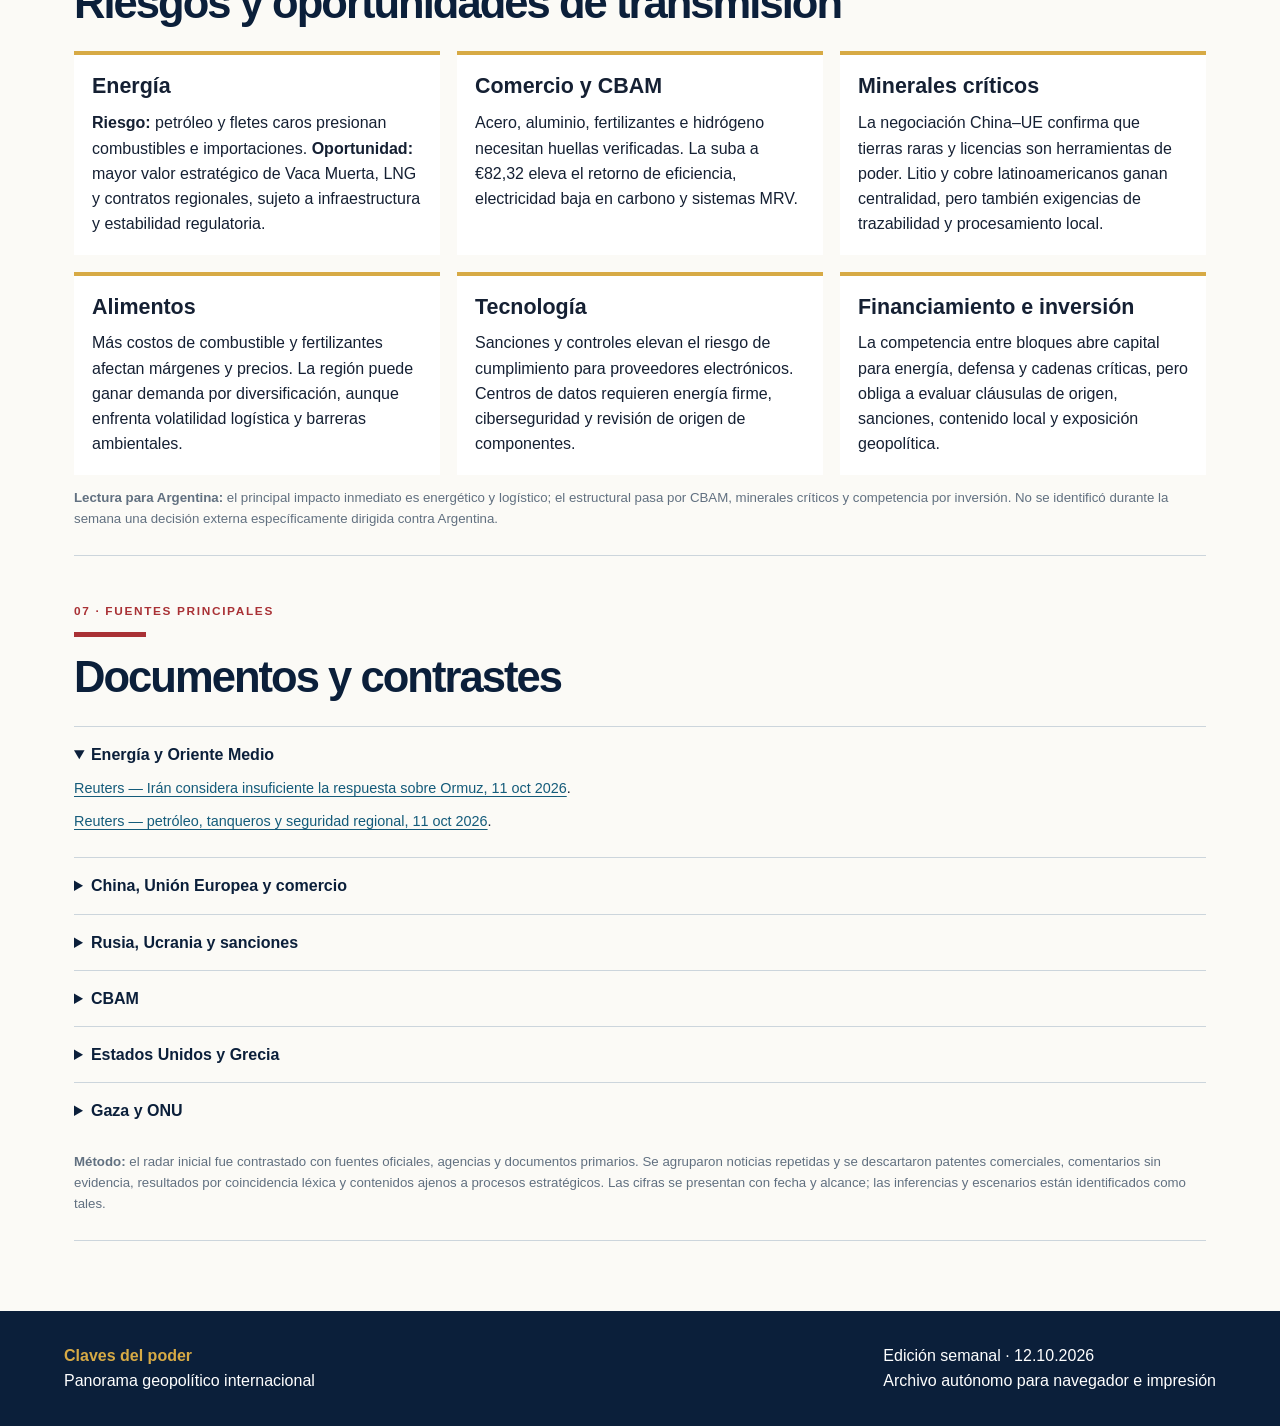
<file: panorama-semanal/ediciones/2026/10/2026-10-12/index.html>
<!doctype html>
<html lang="es">
<head>
<meta charset="utf-8"><meta name="viewport" content="width=device-width,initial-scale=1">
<meta name="description" content="Panorama geopolítico internacional, 5 al 11 de octubre de 2026.">
<title>Panorama geopolítico internacional | 12-10-2026</title>
<style>
:root{--navy:#0b1f3a;--red:#a93135;--sky:#b9ddeb;--gold:#d7aa45;--paper:#fbfaf6;--ink:#152033;--muted:#617080;--line:#ccd5dc;--pale:#eaf3f7;--rose:#f5e8e7;--sand:#f4ecd8}
*{box-sizing:border-box}html{scroll-behavior:smooth}body{margin:0;background:var(--paper);color:var(--ink);font-family:Arial,Helvetica,sans-serif;line-height:1.58}a{color:#145b7a;text-underline-offset:3px}a:hover{color:var(--red)}
.mast{background:var(--navy);color:white;border-top:7px solid var(--red);padding:20px max(22px,5vw);display:flex;justify-content:space-between;align-items:end;gap:25px}.identity{font-size:.78rem;font-weight:900;letter-spacing:.16em;text-transform:uppercase;color:var(--gold)}.brand{font-size:clamp(2rem,5.5vw,4.6rem);font-weight:900;letter-spacing:-.055em;line-height:.94;margin-top:6px}.edition{text-align:right;font-size:.78rem;letter-spacing:.08em;text-transform:uppercase;color:var(--sky)}
.subtitle{background:var(--sky);color:var(--navy);font-weight:800;padding:16px max(22px,5vw);font-size:clamp(.95rem,1.9vw,1.15rem)}nav{position:sticky;top:0;z-index:3;background:rgba(251,250,246,.97);border-bottom:1px solid var(--line);padding:11px max(22px,5vw);white-space:nowrap;overflow:auto;font-size:.77rem;text-transform:uppercase;letter-spacing:.08em;font-weight:900}nav a{margin-right:23px;text-decoration:none;color:var(--navy)}
main{max-width:1180px;margin:auto;padding:0 24px 70px}.hero{display:grid;grid-template-columns:1.12fr .88fr;border-bottom:2px solid var(--navy)}.hero-copy{padding:48px 42px 44px 0}.kicker,.section-label{font-size:.74rem;text-transform:uppercase;letter-spacing:.14em;font-weight:900;color:var(--red)}h1{font-size:clamp(2.5rem,5.6vw,5.4rem);line-height:.93;letter-spacing:-.06em;margin:12px 0 22px;color:var(--navy)}.lead{font-size:clamp(1.12rem,2.05vw,1.5rem);line-height:1.42;margin:0}.art{min-height:430px;background:#dbeaf0;overflow:hidden}.art svg{width:100%;height:100%;display:block}.meta{padding:14px 0;display:flex;flex-wrap:wrap;gap:10px 25px;color:var(--muted);font-size:.82rem;border-bottom:1px solid var(--line)}
.metrics{display:grid;grid-template-columns:repeat(3,1fr);border-bottom:2px solid var(--navy)}.metric{padding:25px 20px;border-right:1px solid var(--line)}.metric:last-child{border:0}.metric strong{display:block;font-size:clamp(1.9rem,4vw,3.5rem);line-height:1;color:var(--navy);letter-spacing:-.05em}.metric span{display:block;margin:9px 0 6px;font-size:.75rem;text-transform:uppercase;letter-spacing:.09em;font-weight:900}.metric small{color:var(--muted)}
section{padding:46px 0 12px;border-bottom:1px solid var(--line)}h2{font-size:clamp(1.85rem,3.4vw,3.2rem);line-height:1.05;letter-spacing:-.045em;color:var(--navy);margin:7px 0 25px}h3{font-size:1.34rem;line-height:1.25;margin:0 0 10px}.bar{width:72px;height:5px;background:var(--red);margin:11px 0 18px}
.summary{display:grid;grid-template-columns:repeat(2,1fr);gap:16px}.sum{background:#fff;border-top:4px solid var(--navy);padding:21px}.sum p{margin:0}.sum b{color:var(--red)}
.axis{display:grid;grid-template-columns:1fr 250px;gap:30px;padding:27px 0;border-top:1px solid var(--line)}.axis:first-of-type{border-top:0}.axis p{margin:9px 0}.aside{background:var(--pale);padding:18px;border-left:5px solid var(--sky);font-size:.9rem}.aside b{display:block;text-transform:uppercase;letter-spacing:.07em;font-size:.7rem;color:var(--navy);margin-bottom:6px}
.labels{display:flex;flex-wrap:wrap;gap:7px;margin-bottom:10px}.pill{font-size:.67rem;text-transform:uppercase;letter-spacing:.08em;font-weight:900;padding:4px 8px;background:var(--pale);color:var(--navy)}.pill.fact{background:#dcebe4;color:#17543f}.pill.interp{background:var(--sand);color:#705514}.pill.scenario{background:var(--rose);color:var(--red)}
.change{background:var(--navy);color:white;padding:23px 26px;margin:18px 0}.change h3{color:var(--gold)}.change p{margin:7px 0}
.table-wrap{overflow-x:auto;-webkit-overflow-scrolling:touch;border:1px solid var(--line)}table{border-collapse:collapse;width:100%;min-width:720px;background:#fff}th,td{text-align:left;vertical-align:top;padding:14px;border-bottom:1px solid var(--line)}th{background:var(--navy);color:white;font-size:.73rem;text-transform:uppercase;letter-spacing:.08em}tr:last-child td{border-bottom:0}
.latam-grid,.watch-grid{display:grid;grid-template-columns:repeat(3,1fr);gap:17px}.card{background:#fff;border-top:4px solid var(--gold);padding:18px}.card p{margin:.45rem 0 0}.watch-grid .card{border-top-color:var(--red)}
.confidence{font-size:.79rem;color:var(--muted)}details{border-top:1px solid var(--line);padding:15px 0}summary{cursor:pointer;font-weight:900;color:var(--navy)}details p{margin:10px 0;font-size:.9rem}.sources{columns:2;column-gap:42px}.sources li{break-inside:avoid;margin-bottom:12px}.method{font-size:.83rem;color:var(--muted)}
footer{background:var(--navy);color:white;padding:32px max(22px,5vw)}.foot{max-width:1180px;margin:auto;display:flex;justify-content:space-between;gap:30px}.foot strong{color:var(--gold)}
@media(max-width:820px){nav{position:static}.hero{grid-template-columns:1fr}.hero-copy{padding-right:0}.art{min-height:290px}.metrics{grid-template-columns:1fr}.metric{border-right:0;border-bottom:1px solid var(--line)}.summary,.latam-grid,.watch-grid{grid-template-columns:1fr}.axis{grid-template-columns:1fr}.sources{columns:1}.edition{display:none}}
@media(max-width:480px){main{padding-left:16px;padding-right:16px}.mast,.subtitle,nav{padding-left:16px;padding-right:16px}.hero-copy{padding-top:32px}h1{font-size:2.65rem}.brand{font-size:2.2rem}.aside{padding:15px}}
@media print{nav{display:none}body{background:white}.axis,.sum,.card,.metric,details{break-inside:avoid}a{color:inherit}.art{min-height:320px}}
</style>

<style id="portal-navigation-style">
.portal-navigation{background:#081b33;color:#fff;font:700 14px/1.2 Arial,Calibri,sans-serif;letter-spacing:.02em;border-bottom:4px solid #a93135}
.portal-navigation__inner{max-width:1180px;margin:0 auto;padding:12px 24px;display:flex;align-items:center;justify-content:space-between;gap:20px}
.portal-navigation__brand{color:#fff;text-decoration:none;text-transform:uppercase;letter-spacing:.09em}
.portal-navigation__links{display:flex;gap:8px;flex-wrap:wrap}
.portal-navigation__links a{color:#fff;text-decoration:none;padding:8px 12px;border:1px solid rgba(255,255,255,.35);border-radius:2px}
.portal-navigation__links a:hover,.portal-navigation__links a:focus{background:#fff;color:#081b33}
@media(max-width:620px){.portal-navigation__inner{align-items:flex-start;flex-direction:column;padding:10px 16px}.portal-navigation__links{width:100%}.portal-navigation__links a{flex:1;text-align:center;padding:8px 6px}}
@media print{.portal-navigation{display:none!important}}
</style>

</head>
<body>

<div class="portal-navigation" aria-label="Navegación del archivo geopolítico">
  <div class="portal-navigation__inner">
    <a class="portal-navigation__brand" href="/geopolitica-internacional/panorama-semanal/">Claves del poder</a>
    <div class="portal-navigation__links">
      <a href="/geopolitica-internacional/panorama-semanal/">Último</a>
      <a href="/geopolitica-internacional/panorama-semanal/archivo/">Archivo</a>
      <a href="/geopolitica-internacional/panorama-semanal/buscar/">Buscar</a>
    </div>
  </div>
</div>

<header><div class="mast"><div><div class="identity">Claves del poder</div><div class="brand">Panorama geopolítico internacional</div></div><div class="edition">Edición semanal<br>12 de octubre de 2026</div></div><div class="subtitle">Análisis de los cambios que reordenan el poder mundial y sus mecanismos de transmisión hacia Argentina y América Latina</div><nav aria-label="Índice"><a href="#sintesis">Síntesis</a><a href="#ejes">Ejes estratégicos</a><a href="#cambios">Qué cambió</a><a href="#actores">Actores</a><a href="#escenarios">Escenarios</a><a href="#latam">Argentina y América Latina</a><a href="#fuentes">Fuentes</a></nav></header>
<main>
<article class="hero"><div class="hero-copy"><div class="kicker">5–11 de octubre de 2026 · Corte: 12 de octubre</div><h1>La seguridad energética vuelve a ordenar alianzas y comercio</h1><p class="lead">El estrecho de Ormuz mantuvo una prima geopolítica elevada sobre el petróleo. Al mismo tiempo, China y la Unión Europea buscaron contener su disputa comercial, Europa avanzó sobre la cadena militar rusa y el carbono pasó a ser un costo fronterizo más visible.</p></div><div class="art" role="img" aria-label="Ilustración abstracta original de redes de poder, rutas marítimas, energía y tecnología"><svg viewBox="0 0 640 520" xmlns="http://www.w3.org/2000/svg" aria-hidden="true"><rect width="640" height="520" fill="#b9ddeb"/><circle cx="320" cy="250" r="176" fill="#fbfaf6" stroke="#0b1f3a" stroke-width="10"/><path d="M147 220c74-42 142-44 215-13 49 21 86 16 130-7M160 302c77-21 133-8 190 21 46 23 92 26 136 10M320 74c-55 85-68 174-28 269 17 39 19 75 6 82M365 83c23 70 20 129-9 181-30 53-30 104 0 165" fill="none" stroke="#0b1f3a" stroke-width="7" opacity=".72"/><path d="M14 414C113 346 190 475 297 397c118-86 212 51 329-24" fill="none" stroke="#a93135" stroke-width="18"/><path d="M20 414C119 356 190 469 298 394c118-82 210 46 324-19" fill="none" stroke="#d7aa45" stroke-width="5"/><g fill="#a93135" stroke="#fbfaf6" stroke-width="5"><circle cx="145" cy="210" r="15"/><circle cx="327" cy="142" r="15"/><circle cx="479" cy="220" r="15"/><circle cx="408" cy="348" r="15"/><circle cx="238" cy="352" r="15"/></g><path d="M515 52l-38 76h34l-23 84 78-111h-37l29-49z" fill="#d7aa45" stroke="#0b1f3a" stroke-width="6"/><g fill="#0b1f3a"><rect x="66" y="74" width="72" height="13"/><rect x="83" y="48" width="13" height="82"/><rect x="107" y="58" width="13" height="72"/></g></svg></div></article>
<div class="meta"><span><b>Período:</b> 5–11 oct 2026</span><span><b>Radar inicial:</b> <a href="https://fgpino.github.io/geopolitica-internacional/">Geopolítica Internacional</a></span><span><b>Criterio:</b> impacto estratégico, no volumen de cobertura</span></div>
<div class="metrics"><div class="metric"><strong>€82,32</strong><span>Precio CBAM · T3 2026</span><small><a href="https://taxation-customs.ec.europa.eu/carbon-border-adjustment-mechanism/price-cbam-certificates_en">Comisión Europea, 5 oct</a> · +9,4% trimestral</small></div><div class="metric"><strong>US$4.000 M</strong><span>Ventas militares EE.UU.–Grecia</span><small><a href="https://www.mfa.gr/en/joint-statement-on-the-u-s-greece-strategic-dialogue-athens-07-10-2026/">Diálogo Estratégico, 7 oct</a></small></div><div class="metric"><strong>≈1.650</strong><span>Nuevas designaciones contra Rusia</span><small><a href="https://www.reuters.com/world/europe/eu-envoys-set-approve-major-new-russia-sanctions-wednesday-2026-10-06/">Acuerdo de embajadores UE</a> · adopción prevista 12 oct</small></div></div>

<section id="sintesis"><div class="section-label">01 · Síntesis ejecutiva mundial</div><div class="bar"></div><h2>Seis conclusiones</h2><div class="summary">
<div class="sum"><p><b>1. Ormuz siguió siendo el principal punto de transmisión global.</b> La respuesta estadounidense a las condiciones iraníes para reabrir plenamente el estrecho fue considerada insuficiente por Teherán. La consecuencia no es sólo petrolera: afecta seguros, fletes, GNL y disponibilidad de destilados.</p></div>
<div class="sum"><p><b>2. China y la UE sustituyeron escalada por administración del conflicto.</b> El entendimiento sobre vehículos híbridos, acceso a mercado y tierras raras reduce el riesgo inmediato, pero las partes describen de modo distinto sus restricciones y beneficios. Es un acuerdo intermedio, no una normalización.</p></div>
<div class="sum"><p><b>3. Europa apuntó a la cadena industrial militar rusa.</b> Los embajadores acordaron una expansión excepcional de designaciones, concentrada en proveedores y componentes. La adopción formal quedaba fuera de la ventana semanal y debía resolverse el 12 de octubre.</p></div>
<div class="sum"><p><b>4. El carbono ganó peso como instrumento comercial.</b> El precio trimestral del certificado CBAM subió a €82,32/tCO₂e. Para exportadores intensivos en carbono, la calidad del dato de emisiones pasa a ser parte del acceso competitivo al mercado europeo.</p></div>
<div class="sum"><p><b>5. Estados Unidos reforzó el flanco sudoriental de la OTAN.</b> El paquete de ventas militares a Grecia y el nuevo intercambio antiterrorista consolidan a Atenas como nodo del Mediterráneo oriental y de la seguridad marítima.</p></div>
<div class="sum"><p><b>6. Gaza mostró los límites de un alto el fuego sin arreglo político.</b> A un año del acuerdo, persisten ataques, control territorial disputado, escasa reconstrucción y desacuerdo sobre desarme y administración. La estabilización sigue incompleta.</p></div>
</div></section>

<section id="ejes"><div class="section-label">02 · Principales acontecimientos</div><div class="bar"></div><h2>Ejes estratégicos de la semana</h2>
<article class="axis"><div><div class="labels"><span class="pill fact">Hecho confirmado</span><span class="pill interp">Interpretación</span></div><h3>Oriente Medio: negociación incompleta y petróleo con prima de riesgo</h3><p><b>Hecho.</b> El 11 de octubre, Irán sostuvo que la respuesta de Estados Unidos a su propuesta de reapertura del estrecho de Ormuz sólo atendía parcialmente sus condiciones. Qatar continuó la mediación. Ataques a buques y a infraestructura regional mantuvieron la inseguridad marítima; Reuters registró el Brent alrededor de US$105 por barril al cierre de la ventana.</p><p><b>Interpretación.</b> Teherán utiliza el control efectivo de la ruta como palanca negociadora; Washington y los productores del Golfo buscan restablecer navegación sin conceder un veto iraní permanente. El mercado asigna una prima por interrupción aun cuando continúan flujos parciales.</p><p class="confidence">Confianza: alta en los hechos; media en la capacidad de las partes para cerrar un acuerdo.</p></div><aside class="aside"><b>Mecanismo de impacto</b>Petróleo y GNL → combustibles, inflación, fletes y balanza externa. <br><br><a href="https://www.reuters.com/world/middle-east/iran-says-us-response-its-proposal-reopen-hormuz-was-insufficient-2026-10-11/">Reuters, 11 oct</a></aside></article>
<article class="axis"><div><div class="labels"><span class="pill fact">Hecho confirmado</span><span class="pill scenario">Acuerdo interino</span></div><h3>China–UE: tregua selectiva en automóviles, minerales y acceso a mercado</h3><p><b>Hecho.</b> Tras consultas en Pekín, ambas partes difundieron una lista de resultados que abarca equilibrio comercial, controles de exportación, propiedad intelectual, reforma de la OMC y previsibilidad de cadenas. El entendimiento sobre híbridos busca evitar una nueva escalada tras los aranceles a vehículos eléctricos.</p><p><b>Versiones contradictorias.</b> Funcionarios europeos señalaron que el esquema podría reducir sustancialmente los envíos chinos proyectados; China sostuvo que preserva crecimiento previsible y trato no discriminatorio. El alcance sobre cuotas y tierras raras todavía requiere implementación y, según AP, respaldo político europeo.</p><p class="confidence">Confianza: alta en la existencia del entendimiento; media en su efecto cuantitativo.</p></div><aside class="aside"><b>Señal a vigilar</b>Texto operativo, aval de los 27, licencias de tierras raras y evolución de exportaciones híbridas. <br><br><a href="https://apnews.com/article/54c9c71e85f92dc0003780fc53f0b250">AP, 9 oct</a></aside></article>
<article class="axis"><div><div class="labels"><span class="pill fact">Acuerdo político</span><span class="pill scenario">Adopción pendiente</span></div><h3>Rusia–Ucrania: sanciones dirigidas a la cadena de misiles y drones</h3><p><b>Hecho.</b> Los embajadores de la UE acordaron aproximadamente 1.650 nuevas designaciones contra personas y entidades vinculadas con el complejo militar-industrial ruso. El paquete debía pasar a ministros el 12 de octubre, por lo que al cierre semanal no correspondía tratarlo como formalmente adoptado.</p><p><b>Interpretación.</b> La prioridad se desplaza desde restricciones sectoriales amplias hacia nodos de producción, electrónica, navegación y componentes. Su eficacia dependerá del control de reexportaciones y de intermediarios fuera de la UE.</p><p class="confidence">Confianza: alta en el acuerdo de embajadores; adopción final fuera del período.</p></div><aside class="aside"><b>Qué cambió</b>Mayor granularidad sobre proveedores y cadena balística, con costos de cumplimiento para terceros países. <br><br><a href="https://www.reuters.com/world/europe/eu-envoys-set-approve-major-new-russia-sanctions-wednesday-2026-10-06/">Reuters, 6 oct</a></aside></article>
<article class="axis"><div><div class="labels"><span class="pill fact">Hecho confirmado</span><span class="pill interp">Geoeconomía</span></div><h3>CBAM: el precio del carbono fronterizo subió 9,4%</h3><p><b>Hecho.</b> La Comisión Europea fijó en €82,32 el precio de los certificados correspondiente al tercer trimestre de 2026, frente a €75,28 en el segundo. El mecanismo cubre inicialmente hierro y acero, aluminio, cemento, fertilizantes, electricidad e hidrógeno.</p><p><b>Interpretación.</b> El costo ya no es una abstracción normativa: crea una señal observable para decisiones de abastecimiento y refuerza el valor de datos verificados de emisiones. Exportadores con menor intensidad o trazabilidad creíble ganan ventaja relativa.</p><p class="confidence">Confianza: alta; dato oficial de la Comisión Europea.</p></div><aside class="aside"><b>Transmisión</b>Huella de carbono → costo de importación → selección de proveedor e inversión industrial. <br><br><a href="https://taxation-customs.ec.europa.eu/carbon-border-adjustment-mechanism/price-cbam-certificates_en">Comisión Europea, 5 oct</a></aside></article>
<article class="axis"><div><div class="labels"><span class="pill fact">Hecho confirmado</span><span class="pill interp">Alianza</span></div><h3>Mediterráneo oriental: Grecia se consolida como nodo militar</h3><p><b>Hecho.</b> En la sexta ronda del Diálogo Estratégico, Grecia y Estados Unidos anunciaron US$4.000 millones en ventas militares, cooperación industrial y tecnológica, e intercambio antiterrorista. Atenas vinculó su papel con seguridad marítima en Mediterráneo oriental, Mar Rojo y, bajo condiciones, Ormuz.</p><p><b>Interpretación.</b> Washington refuerza interoperabilidad y acceso regional; Grecia combina modernización militar, centralidad logística y proyección energética. El movimiento también interactúa con la competencia turco-griega, aunque el comunicado enfatiza cooperación aliada.</p><p class="confidence">Confianza: alta.</p></div><aside class="aside"><b>Intereses</b>EE.UU.: acceso e interoperabilidad. Grecia: disuasión, industria y rol marítimo. <br><br><a href="https://www.mfa.gr/en/joint-statement-on-the-u-s-greece-strategic-dialogue-athens-07-10-2026/">Cancillería griega, 7 oct</a></aside></article>
<article class="axis"><div><div class="labels"><span class="pill fact">Hecho confirmado</span><span class="pill scenario">Proceso estancado</span></div><h3>Gaza: el alto el fuego no produjo una arquitectura estable</h3><p><b>Hecho.</b> Al cumplirse un año del acuerdo patrocinado por Estados Unidos, continuaban sin resolverse la administración palestina, el desarme de Hamas, la retirada israelí y la fuerza internacional. Persistieron ataques y una reconstrucción mínima, mientras la ONU reclamó convertir el cese en permanente y ampliar la ayuda.</p><p><b>Interpretación.</b> La reducción de operaciones masivas no se transformó en acuerdo político. Israel prioriza seguridad y desarme; Hamas conserva capacidad y busca una secuencia distinta; los mediadores carecen de un mecanismo aceptado para gobernanza y cumplimiento.</p><p class="confidence">Confianza: alta en el estancamiento; cifras de víctimas sujetas a fuentes en conflicto.</p></div><aside class="aside"><b>Incertidumbre</b>Gobernanza, desarme, reconstrucción, acceso humanitario y riesgo de escalada regional. <br><br><a href="https://apnews.com/article/f6c105e8f72d8b478d78312142d888ed">AP, 10 oct</a></aside></article>
</section>

<section id="cambios"><div class="section-label">03 · Qué cambió respecto de la semana anterior</div><div class="bar"></div><h2>De tensión difusa a instrumentos concretos</h2><div class="table-wrap"><table><thead><tr><th>Proceso</th><th>Antes</th><th>Cambio semanal</th><th>Lectura</th></tr></thead><tbody><tr><td>Ormuz</td><td>Mediación abierta sin respuesta pública suficiente</td><td>Irán calificó la respuesta estadounidense de insuficiente</td><td>La reapertura plena se aleja; persiste la prima energética</td></tr><tr><td>China–UE</td><td>Amenaza de nuevas restricciones</td><td>Entendimiento interino y lista de resultados</td><td>Desescalada táctica, conflicto estructural intacto</td></tr><tr><td>Rusia–UE</td><td>Preparación de listados</td><td>Acuerdo de embajadores sobre ≈1.650 designaciones</td><td>Mayor foco en cadenas de componentes</td></tr><tr><td>CBAM</td><td>Precio T2 de €75,28</td><td>Precio T3 de €82,32</td><td>Más presión sobre exportaciones carbono-intensivas</td></tr><tr><td>EE.UU.–Grecia</td><td>Cooperación consolidada</td><td>US$4.000 M y programa antiterrorista</td><td>Profundización militar y marítima</td></tr><tr><td>Gaza</td><td>Cese frágil</td><td>Aniversario sin cumplir pilares políticos</td><td>Riesgo de normalización del conflicto de baja intensidad</td></tr></tbody></table></div></section>

<section id="actores"><div class="section-label">04 · Intereses y posiciones</div><div class="bar"></div><h2>Qué busca cada actor</h2><div class="change"><h3>Competencia administrada, no convergencia</h3><p>China y la UE procuran contener daños comerciales sin abandonar políticas industriales; Irán y Estados Unidos negocian sobre seguridad marítima desde posiciones coercitivas; la UE intenta degradar capacidad militar rusa mediante trazabilidad de proveedores; Grecia convierte ubicación e infraestructura en valor estratégico para Washington.</p></div><div class="table-wrap"><table><thead><tr><th>Actor</th><th>Objetivo inmediato</th><th>Instrumento</th><th>Límite</th></tr></thead><tbody><tr><td>Irán</td><td>Obtener garantías y alivio mediante Ormuz</td><td>Condiciones de reapertura y presión marítima</td><td>Riesgo de respuesta militar y pérdida de socios</td></tr><tr><td>Estados Unidos</td><td>Seguridad de rutas y alianzas</td><td>Mediación, presencia militar, FMS</td><td>Costos energéticos y credibilidad de compromisos</td></tr><tr><td>China</td><td>Preservar acceso europeo y licencias estratégicas</td><td>Negociación, cuotas, minerales y mercado</td><td>Déficit europeo y reacción industrial</td></tr><tr><td>Unión Europea</td><td>Reducir dependencias y proteger industria</td><td>Defensa comercial, CBAM, sanciones</td><td>Divisiones internas y necesidad de insumos chinos</td></tr><tr><td>Rusia</td><td>Mantener producción militar y rentas energéticas</td><td>Redes de terceros, sustitución, presión bélica</td><td>Componentes, logística y financiamiento</td></tr><tr><td>Israel / Hamas</td><td>Seguridad y control / supervivencia y poder local</td><td>Presión militar / retención de capacidad</td><td>Costos humanitarios y ausencia de gobernanza aceptada</td></tr></tbody></table></div></section>

<section id="escenarios"><div class="section-label">05 · Escenarios plausibles y señales</div><div class="bar"></div><h2>Próximas bifurcaciones</h2><div class="watch-grid"><article class="card"><h3>Base · tensión administrada</h3><p>Ormuz opera parcialmente; petróleo elevado pero sin corte total. China y UE implementan mecanismos transitorios. Sanciones europeas aumentan costos sin detener producción rusa.</p></article><article class="card"><h3>Adverso · escalada cruzada</h3><p>Nuevos ataques a tanqueros o infraestructura del Golfo elevan crudo y seguros; falla el acuerdo China–UE; Rusia intensifica ataques a infraestructura energética.</p></article><article class="card"><h3>Favorable · acuerdos verificables</h3><p>Paquete de navegación en Ormuz, reglas claras para híbridos y minerales, y mecanismos de cumplimiento en Gaza. Es el escenario menos probable en el corto plazo.</p></article></div><h3 style="margin-top:28px">Señales a vigilar</h3><ul><li>Respuesta formal estadounidense e iraní y tránsito efectivo de tanqueros por Ormuz.</li><li>Texto, cuotas y mecanismo de cumplimiento del entendimiento China–UE.</li><li>Adopción y anexos del paquete de sanciones europeo del 12 de octubre.</li><li>Rutas de reexportación de electrónica y componentes hacia Rusia.</li><li>Precio Brent, GNL, seguros marítimos y disponibilidad de diésel.</li><li>Implementación de CBAM y datos de emisiones exigidos a proveedores.</li><li>Gobernanza, ayuda, desarme y despliegue internacional en Gaza.</li></ul></section>

<section id="latam"><div class="section-label">06 · Argentina y América Latina</div><div class="bar"></div><h2>Riesgos y oportunidades de transmisión</h2><div class="latam-grid"><article class="card"><h3>Energía</h3><p><b>Riesgo:</b> petróleo y fletes caros presionan combustibles e importaciones. <b>Oportunidad:</b> mayor valor estratégico de Vaca Muerta, LNG y contratos regionales, sujeto a infraestructura y estabilidad regulatoria.</p></article><article class="card"><h3>Comercio y CBAM</h3><p>Acero, aluminio, fertilizantes e hidrógeno necesitan huellas verificadas. La suba a €82,32 eleva el retorno de eficiencia, electricidad baja en carbono y sistemas MRV.</p></article><article class="card"><h3>Minerales críticos</h3><p>La negociación China–UE confirma que tierras raras y licencias son herramientas de poder. Litio y cobre latinoamericanos ganan centralidad, pero también exigencias de trazabilidad y procesamiento local.</p></article><article class="card"><h3>Alimentos</h3><p>Más costos de combustible y fertilizantes afectan márgenes y precios. La región puede ganar demanda por diversificación, aunque enfrenta volatilidad logística y barreras ambientales.</p></article><article class="card"><h3>Tecnología</h3><p>Sanciones y controles elevan el riesgo de cumplimiento para proveedores electrónicos. Centros de datos requieren energía firme, ciberseguridad y revisión de origen de componentes.</p></article><article class="card"><h3>Financiamiento e inversión</h3><p>La competencia entre bloques abre capital para energía, defensa y cadenas críticas, pero obliga a evaluar cláusulas de origen, sanciones, contenido local y exposición geopolítica.</p></article></div><p class="method"><b>Lectura para Argentina:</b> el principal impacto inmediato es energético y logístico; el estructural pasa por CBAM, minerales críticos y competencia por inversión. No se identificó durante la semana una decisión externa específicamente dirigida contra Argentina.</p></section>

<section id="fuentes"><div class="section-label">07 · Fuentes principales</div><div class="bar"></div><h2>Documentos y contrastes</h2>
<details open><summary>Energía y Oriente Medio</summary><p><a href="https://www.reuters.com/world/middle-east/iran-says-us-response-its-proposal-reopen-hormuz-was-insufficient-2026-10-11/">Reuters — Irán considera insuficiente la respuesta sobre Ormuz, 11 oct 2026</a>.</p><p><a href="https://www.reuters.com/business/energy/oil-climbs-mideast-conflict-tanker-attacks-persist-2026-10-11/">Reuters — petróleo, tanqueros y seguridad regional, 11 oct 2026</a>.</p></details>
<details><summary>China, Unión Europea y comercio</summary><p><a href="https://apnews.com/article/54c9c71e85f92dc0003780fc53f0b250">AP — entendimiento comercial interino China–UE, 9 oct 2026</a>.</p><p><a href="http://www.ccceu.eu/2026-10/09/c_5146.htm">Cámara de Comercio de China ante la UE — resultados de las consultas, 9 oct 2026</a>.</p></details>
<details><summary>Rusia, Ucrania y sanciones</summary><p><a href="https://www.reuters.com/world/europe/eu-envoys-set-approve-major-new-russia-sanctions-wednesday-2026-10-06/">Reuters — acuerdo de embajadores sobre nuevas designaciones, 6 oct 2026</a>.</p><p>Nota temporal: la adopción ministerial comunicada el 12 de octubre queda fuera del período analizado y se trata como señal posterior al corte.</p></details>
<details><summary>CBAM</summary><p><a href="https://taxation-customs.ec.europa.eu/carbon-border-adjustment-mechanism/price-cbam-certificates_en">Comisión Europea — precio oficial de certificados CBAM, 5 oct 2026</a>.</p><p><a href="https://taxation-customs.ec.europa.eu/carbon-border-adjustment-mechanism_en">Comisión Europea — alcance y funcionamiento del CBAM</a>.</p></details>
<details><summary>Estados Unidos y Grecia</summary><p><a href="https://www.mfa.gr/en/joint-statement-on-the-u-s-greece-strategic-dialogue-athens-07-10-2026/">Ministerio de Relaciones Exteriores de Grecia — declaración conjunta, 7 oct 2026</a>.</p><p><a href="https://www.reuters.com/world/europe/rubio-says-us-greece-jointly-combat-security-threats-2026-10-07/">Reuters — cooperación de seguridad EE.UU.–Grecia, 7 oct 2026</a>.</p></details>
<details><summary>Gaza y ONU</summary><p><a href="https://apnews.com/article/f6c105e8f72d8b478d78312142d888ed">AP — balance del alto el fuego, 10 oct 2026</a>.</p><p><a href="https://www.ochaopt.org/content/humanitarian-situation-report-2-october-2026">OCHA — informe humanitario, 2 oct 2026</a>, utilizado como línea de base previa a la ventana.</p></details>
<p class="method"><b>Método:</b> el radar inicial fue contrastado con fuentes oficiales, agencias y documentos primarios. Se agruparon noticias repetidas y se descartaron patentes comerciales, comentarios sin evidencia, resultados por coincidencia léxica y contenidos ajenos a procesos estratégicos. Las cifras se presentan con fecha y alcance; las inferencias y escenarios están identificados como tales.</p></section>
</main>
<footer><div class="foot"><div><strong>Claves del poder</strong><br>Panorama geopolítico internacional</div><div>Edición semanal · 12.10.2026<br>Archivo autónomo para navegador e impresión</div></div></footer>
</body></html>
</file>
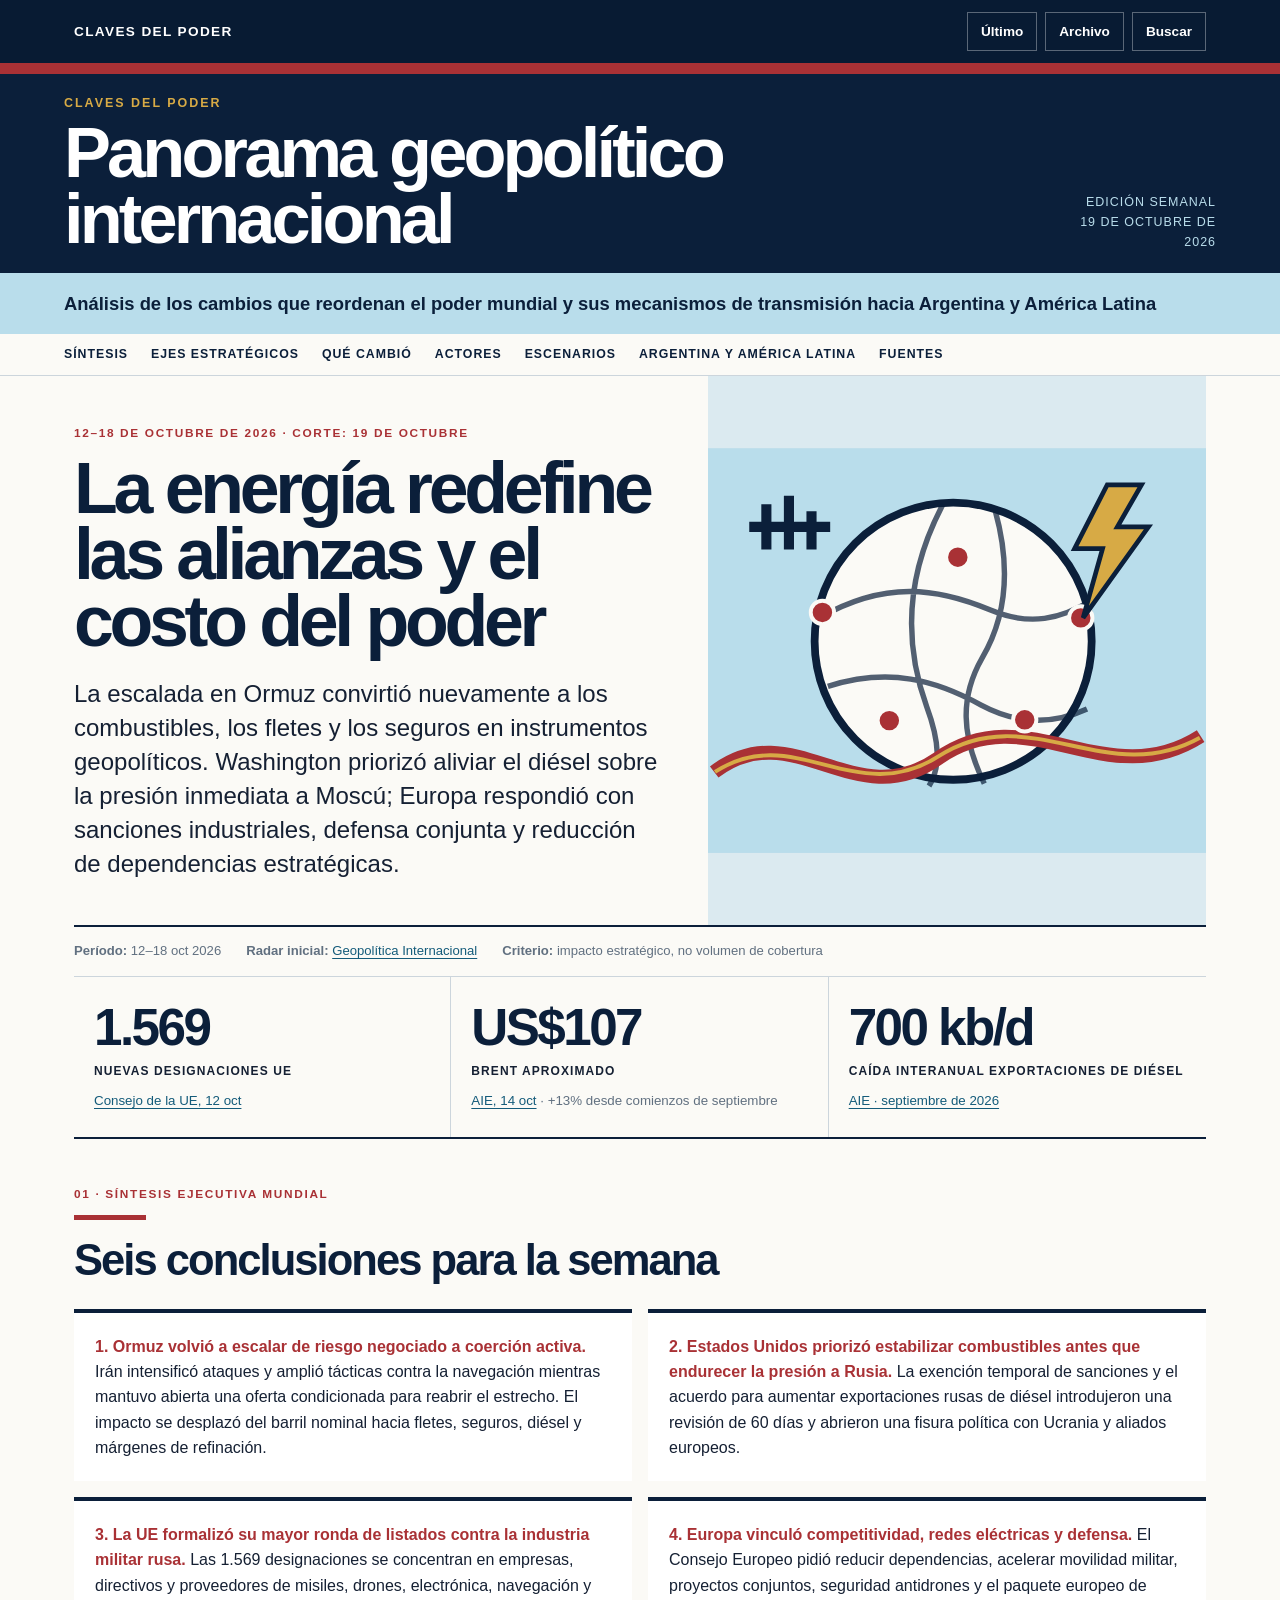
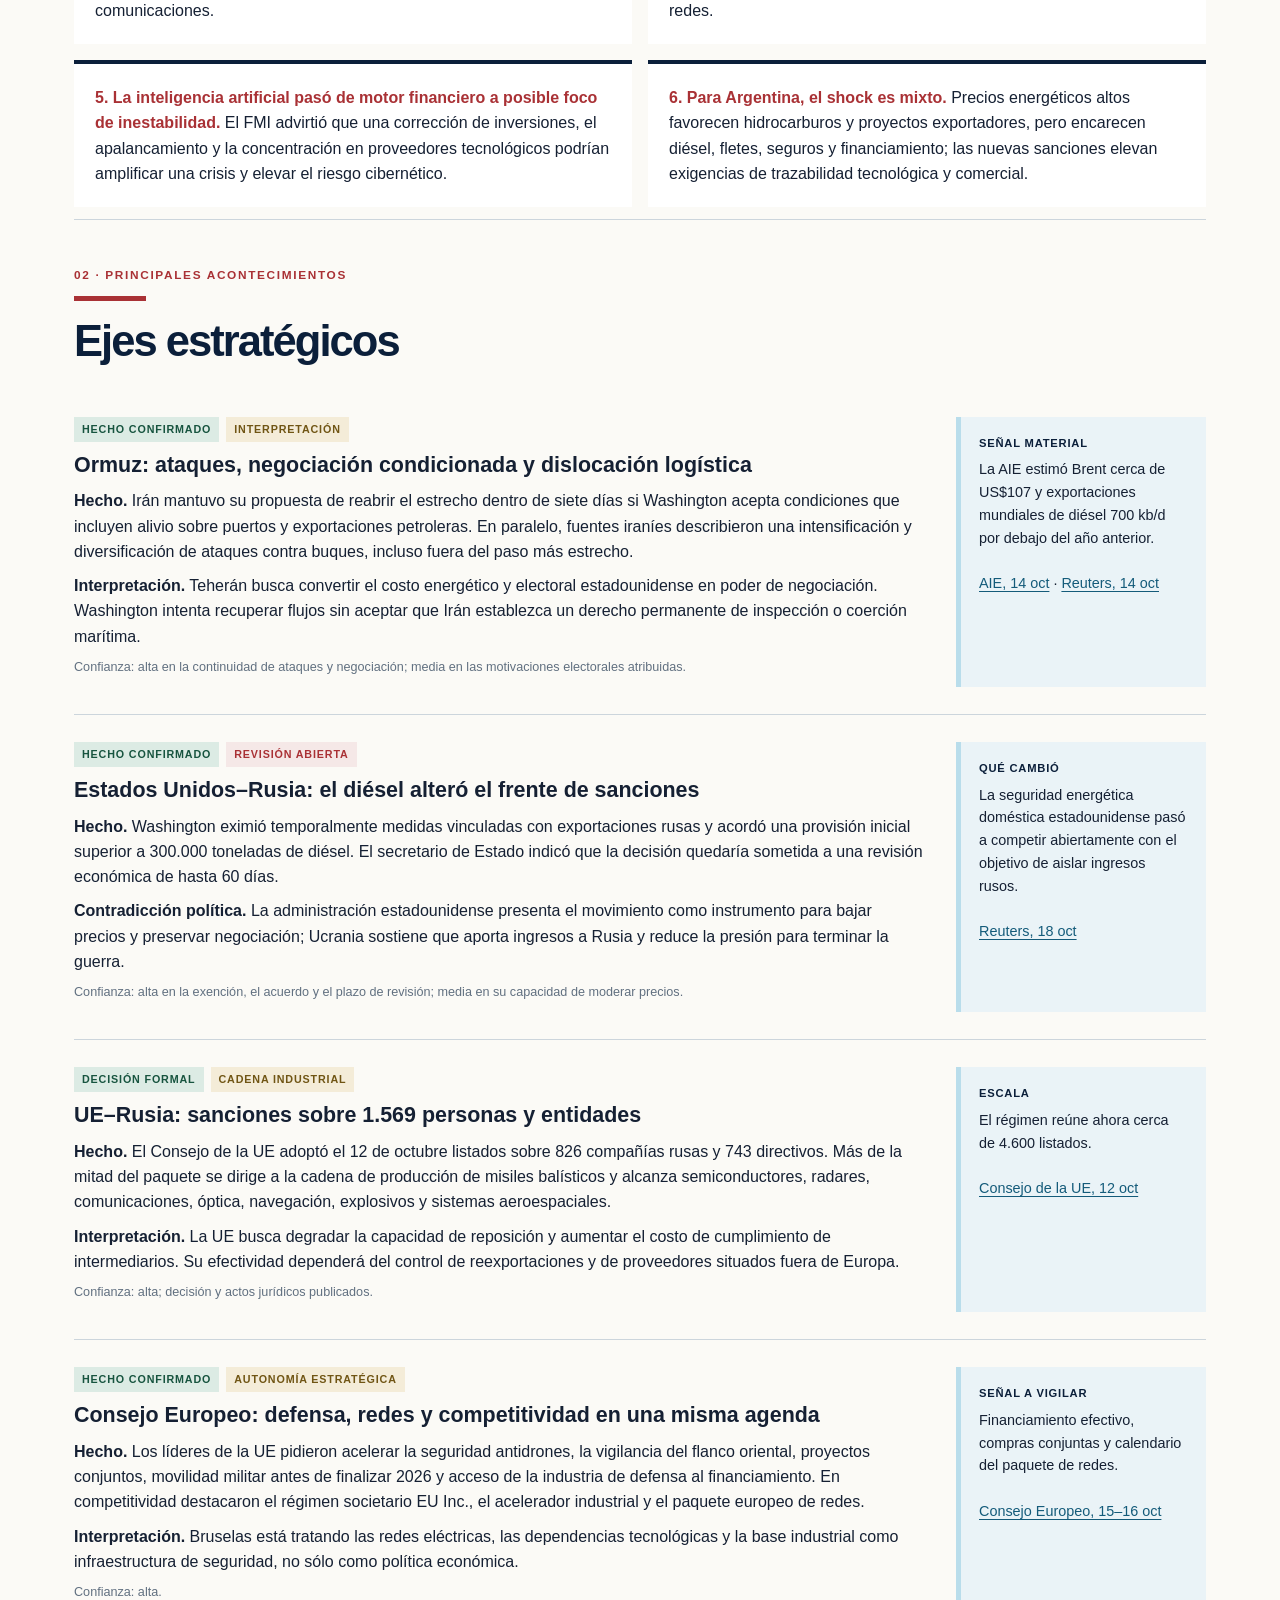
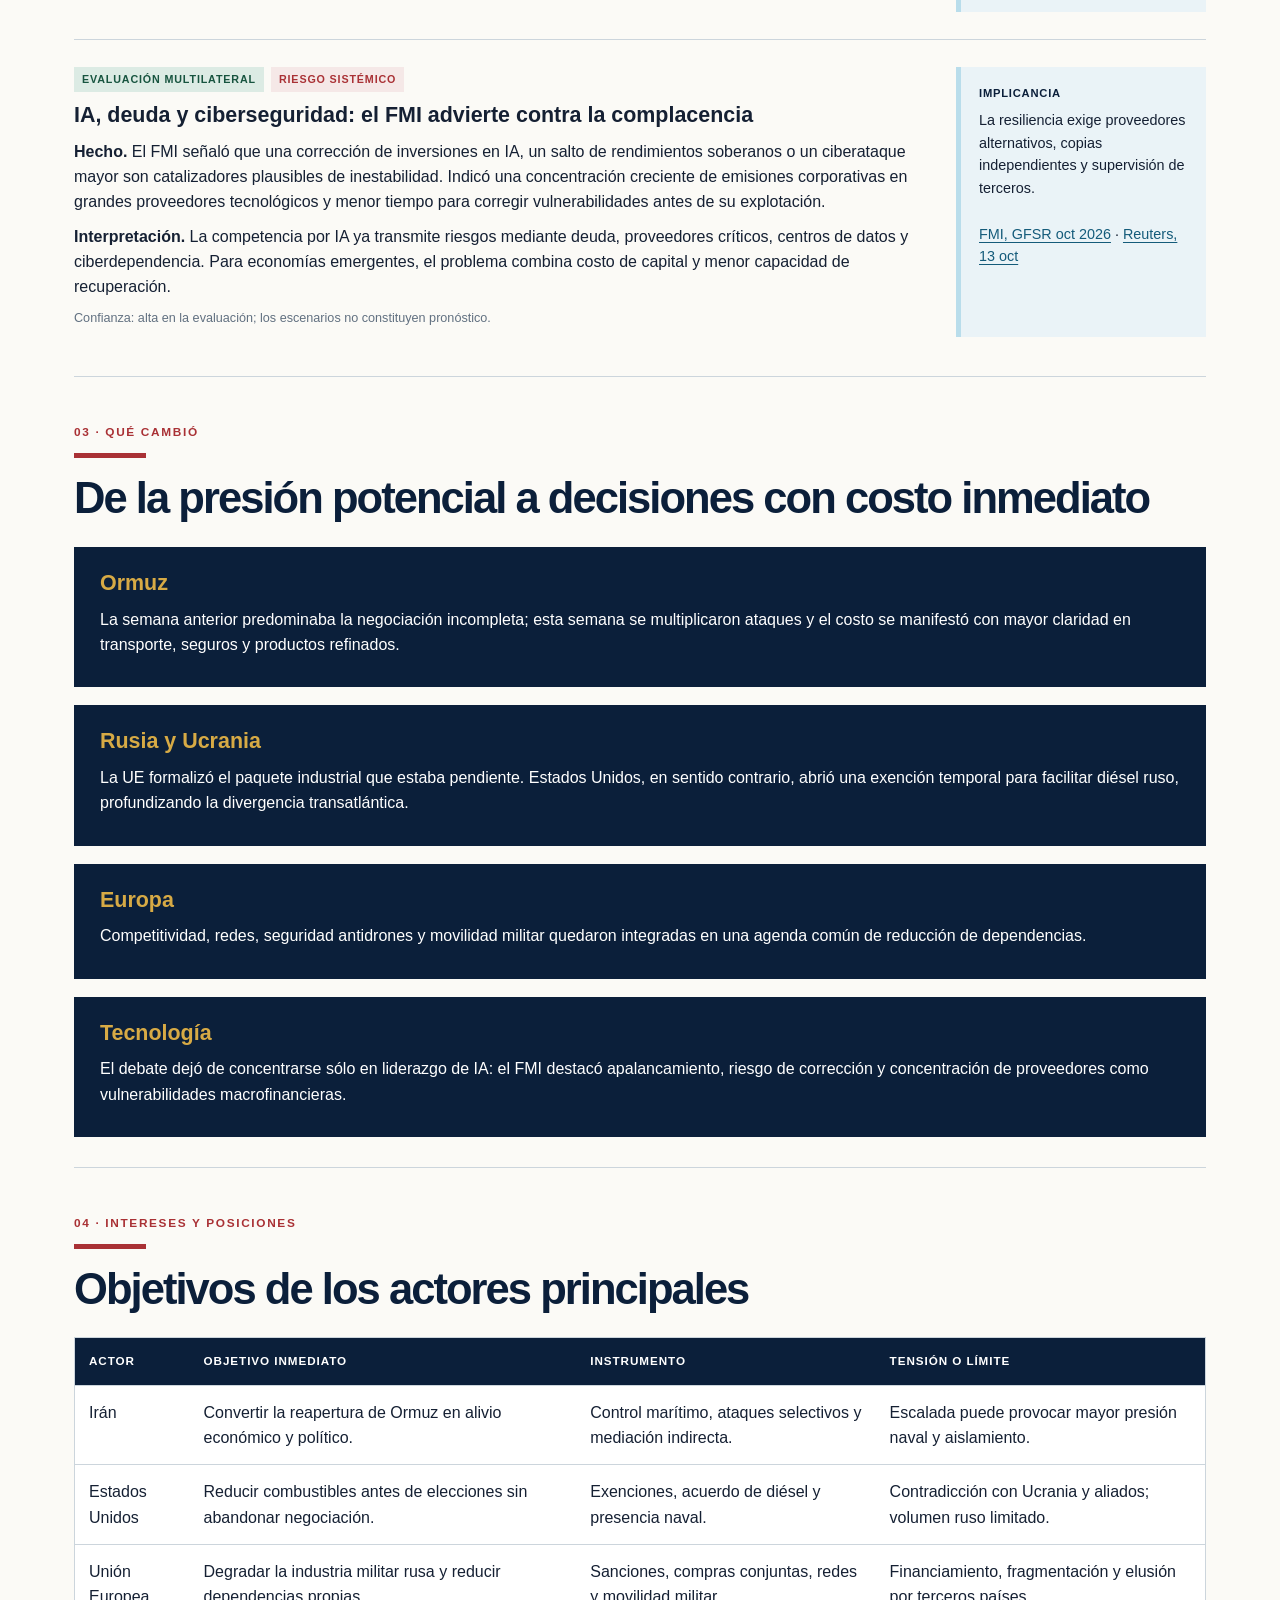
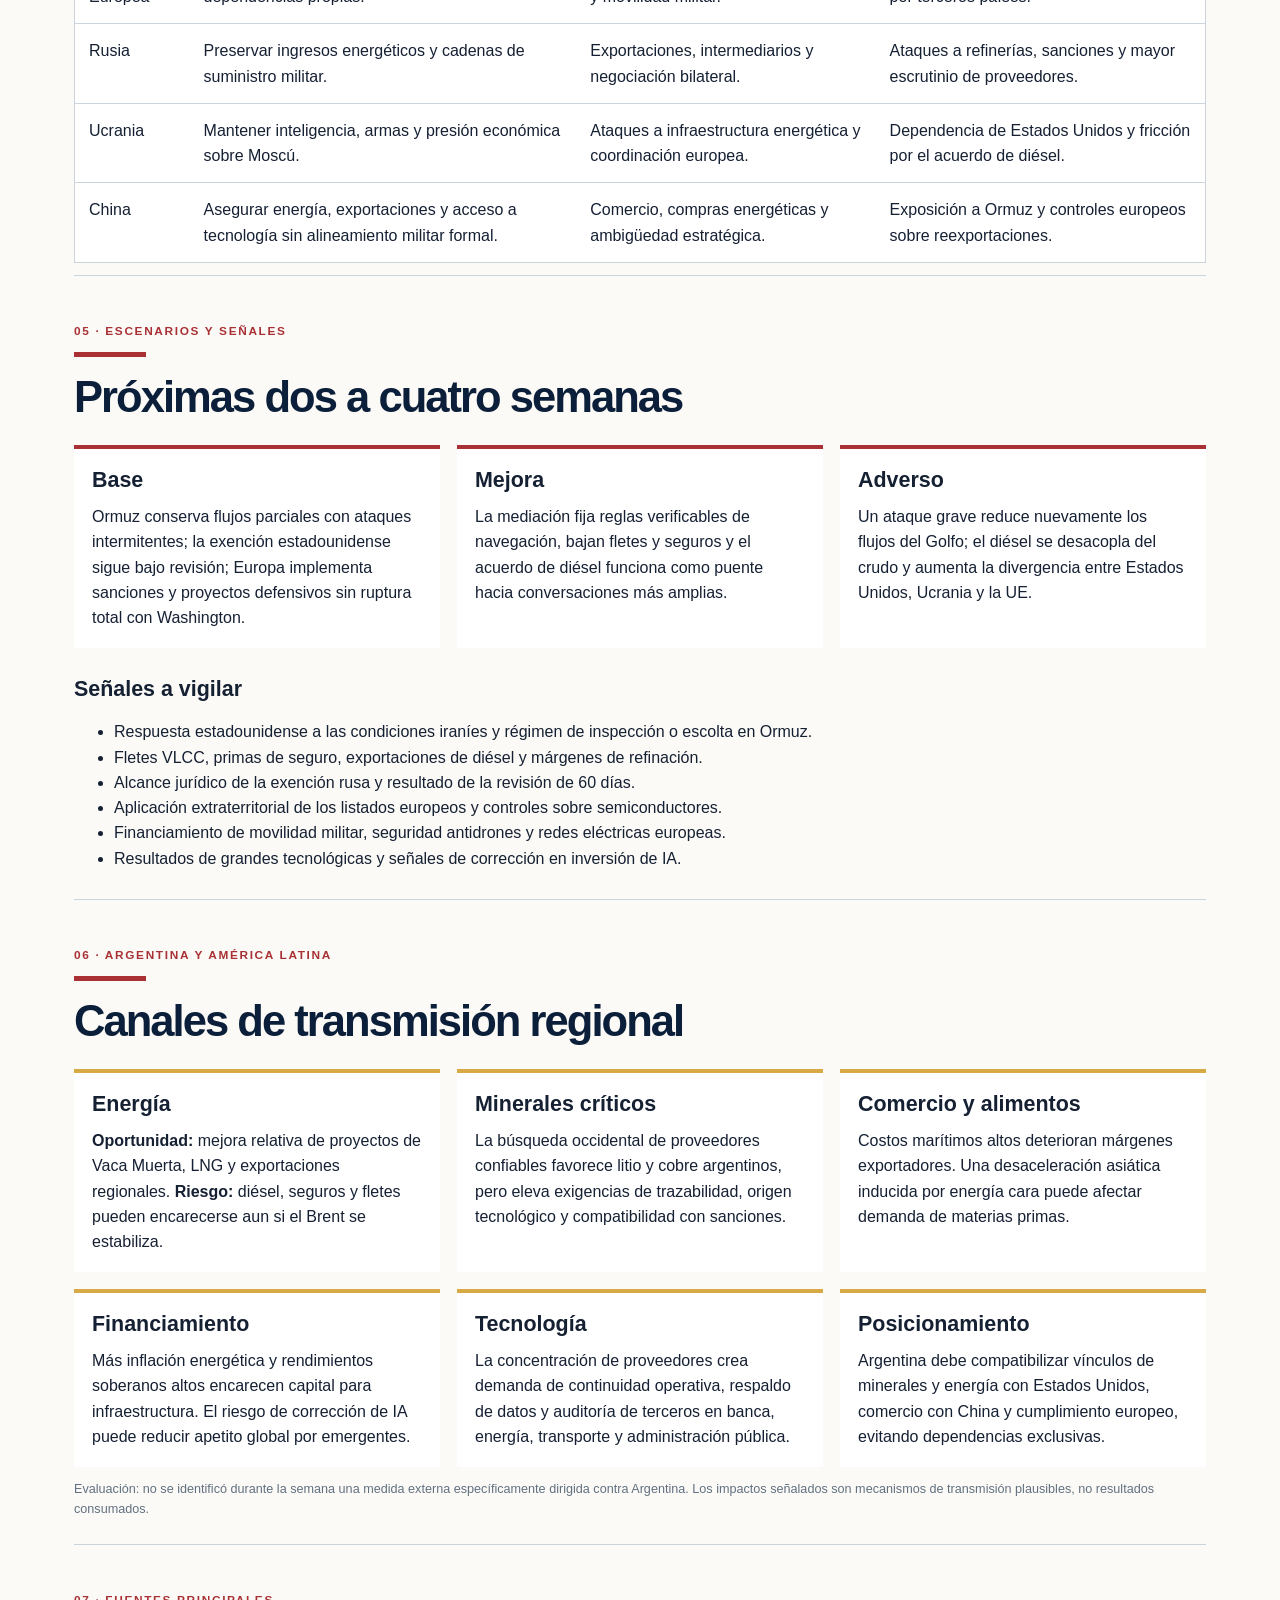
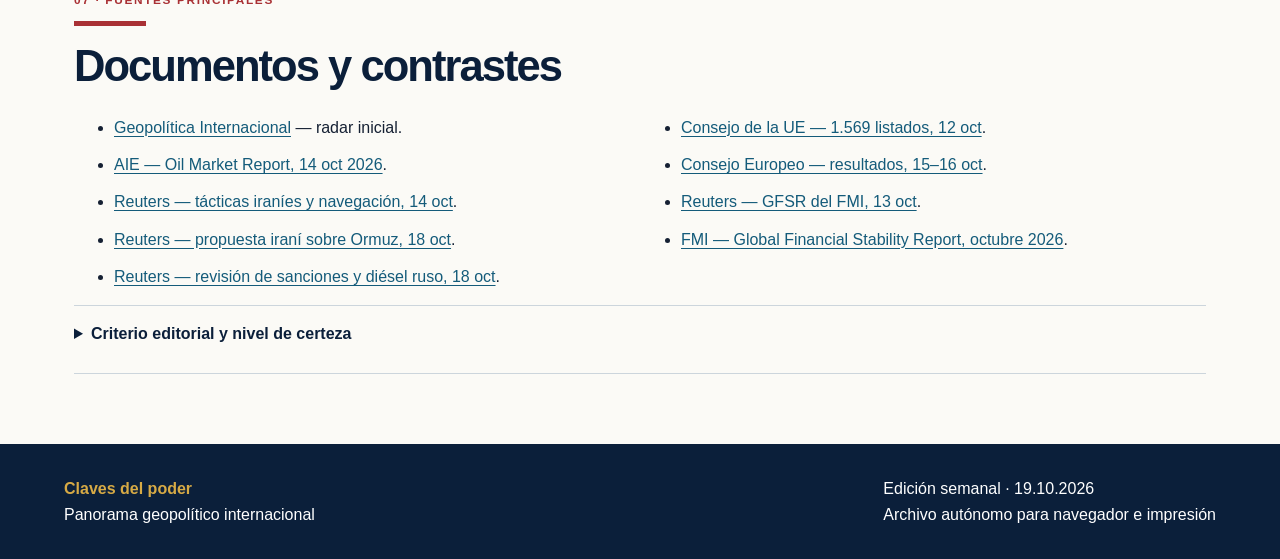
<file: panorama-semanal/ediciones/2026/10/2026-10-19/index.html>
<!doctype html>
<html lang="es">
<head>
<meta charset="utf-8"><meta name="viewport" content="width=device-width,initial-scale=1">
<meta name="description" content="Panorama geopolítico internacional del 12 al 18 de octubre de 2026.">
<title>Panorama geopolítico internacional | 19-10-2026</title>
<style>
:root{--navy:#0b1f3a;--red:#a93135;--sky:#b9ddeb;--gold:#d7aa45;--paper:#fbfaf6;--ink:#152033;--muted:#617080;--line:#ccd5dc;--pale:#eaf3f7;--rose:#f5e8e7;--sand:#f4ecd8;--green:#dcebe4}
*{box-sizing:border-box}html{scroll-behavior:smooth}body{margin:0;background:var(--paper);color:var(--ink);font-family:Arial,Helvetica,sans-serif;line-height:1.58}a{color:#145b7a;text-underline-offset:3px}a:hover{color:var(--red)}
.portal{background:#081b33;color:#fff;border-bottom:4px solid var(--red);font-size:.85rem;font-weight:700}.portal-inner{max-width:1180px;margin:auto;padding:12px 24px;display:flex;justify-content:space-between;align-items:center;gap:18px}.portal-brand{color:#fff;text-decoration:none;text-transform:uppercase;letter-spacing:.1em}.portal-links{display:flex;gap:8px}.portal-links a{color:#fff;text-decoration:none;border:1px solid #ffffff55;padding:8px 13px}.portal-links a:hover{background:white;color:var(--navy)}
.mast{background:var(--navy);color:white;border-top:7px solid var(--red);padding:20px max(22px,5vw);display:flex;justify-content:space-between;align-items:end;gap:25px}.identity{font-size:.78rem;font-weight:900;letter-spacing:.16em;text-transform:uppercase;color:var(--gold)}.brand{font-size:clamp(2rem,5.5vw,4.6rem);font-weight:900;letter-spacing:-.055em;line-height:.94;margin-top:6px}.edition{text-align:right;font-size:.78rem;letter-spacing:.08em;text-transform:uppercase;color:var(--sky)}
.subtitle{background:var(--sky);color:var(--navy);font-weight:800;padding:16px max(22px,5vw);font-size:clamp(.95rem,1.9vw,1.15rem)}nav.index{position:sticky;top:0;z-index:3;background:#fbfaf6f7;border-bottom:1px solid var(--line);padding:11px max(22px,5vw);white-space:nowrap;overflow:auto;font-size:.77rem;text-transform:uppercase;letter-spacing:.08em;font-weight:900}nav.index a{margin-right:23px;text-decoration:none;color:var(--navy)}
main{max-width:1180px;margin:auto;padding:0 24px 70px}.hero{display:grid;grid-template-columns:1.12fr .88fr;border-bottom:2px solid var(--navy)}.hero-copy{padding:48px 42px 44px 0}.kicker,.section-label{font-size:.74rem;text-transform:uppercase;letter-spacing:.14em;font-weight:900;color:var(--red)}h1{font-size:clamp(2.5rem,5.6vw,5.4rem);line-height:.93;letter-spacing:-.06em;margin:12px 0 22px;color:var(--navy)}.lead{font-size:clamp(1.12rem,2.05vw,1.5rem);line-height:1.42;margin:0}.art{min-height:430px;background:#dbeaf0;overflow:hidden}.art svg{width:100%;height:100%;display:block}.meta{padding:14px 0;display:flex;flex-wrap:wrap;gap:10px 25px;color:var(--muted);font-size:.82rem;border-bottom:1px solid var(--line)}
.metrics{display:grid;grid-template-columns:repeat(3,1fr);border-bottom:2px solid var(--navy)}.metric{padding:25px 20px;border-right:1px solid var(--line)}.metric:last-child{border:0}.metric strong{display:block;font-size:clamp(1.9rem,4vw,3.5rem);line-height:1;color:var(--navy);letter-spacing:-.05em}.metric span{display:block;margin:9px 0 6px;font-size:.75rem;text-transform:uppercase;letter-spacing:.09em;font-weight:900}.metric small{color:var(--muted)}
section{padding:46px 0 12px;border-bottom:1px solid var(--line)}h2{font-size:clamp(1.85rem,3.4vw,3.2rem);line-height:1.05;letter-spacing:-.045em;color:var(--navy);margin:7px 0 25px}h3{font-size:1.34rem;line-height:1.25;margin:0 0 10px}.bar{width:72px;height:5px;background:var(--red);margin:11px 0 18px}.summary{display:grid;grid-template-columns:repeat(2,1fr);gap:16px}.sum{background:#fff;border-top:4px solid var(--navy);padding:21px}.sum p{margin:0}.sum b{color:var(--red)}
.axis{display:grid;grid-template-columns:1fr 250px;gap:30px;padding:27px 0;border-top:1px solid var(--line)}.axis:first-of-type{border-top:0}.axis p{margin:9px 0}.aside{background:var(--pale);padding:18px;border-left:5px solid var(--sky);font-size:.9rem}.aside b{display:block;text-transform:uppercase;letter-spacing:.07em;font-size:.7rem;color:var(--navy);margin-bottom:6px}.labels{display:flex;flex-wrap:wrap;gap:7px;margin-bottom:10px}.pill{font-size:.67rem;text-transform:uppercase;letter-spacing:.08em;font-weight:900;padding:4px 8px;background:var(--pale);color:var(--navy)}.pill.fact{background:var(--green);color:#17543f}.pill.interp{background:var(--sand);color:#705514}.pill.scenario{background:var(--rose);color:var(--red)}
.change{background:var(--navy);color:white;padding:23px 26px;margin:18px 0}.change h3{color:var(--gold)}.change p{margin:7px 0}.table-wrap{overflow-x:auto;-webkit-overflow-scrolling:touch;border:1px solid var(--line)}table{border-collapse:collapse;width:100%;min-width:720px;background:#fff}th,td{text-align:left;vertical-align:top;padding:14px;border-bottom:1px solid var(--line)}th{background:var(--navy);color:white;font-size:.73rem;text-transform:uppercase;letter-spacing:.08em}tr:last-child td{border-bottom:0}.latam-grid,.watch-grid{display:grid;grid-template-columns:repeat(3,1fr);gap:17px}.card{background:#fff;border-top:4px solid var(--gold);padding:18px}.card p{margin:.45rem 0 0}.watch-grid .card{border-top-color:var(--red)}.confidence{font-size:.79rem;color:var(--muted)}details{border-top:1px solid var(--line);padding:15px 0}summary{cursor:pointer;font-weight:900;color:var(--navy)}.sources{columns:2;column-gap:42px}.sources li{break-inside:avoid;margin-bottom:12px}.method{font-size:.83rem;color:var(--muted)}footer{background:var(--navy);color:white;padding:32px max(22px,5vw)}.foot{max-width:1180px;margin:auto;display:flex;justify-content:space-between;gap:30px}.foot strong{color:var(--gold)}
@media(max-width:820px){nav.index{position:static}.hero{grid-template-columns:1fr}.hero-copy{padding-right:0}.art{min-height:290px}.metrics{grid-template-columns:1fr}.metric{border-right:0;border-bottom:1px solid var(--line)}.summary,.latam-grid,.watch-grid{grid-template-columns:1fr}.axis{grid-template-columns:1fr}.sources{columns:1}.edition{display:none}}
@media(max-width:620px){.portal-inner{align-items:flex-start;flex-direction:column;padding:10px 16px}.portal-links{width:100%}.portal-links a{flex:1;text-align:center;padding:8px 6px}}
@media(max-width:480px){main{padding-left:16px;padding-right:16px}.mast,.subtitle,nav.index{padding-left:16px;padding-right:16px}.hero-copy{padding-top:32px}h1{font-size:2.65rem}.brand{font-size:2.2rem}.aside{padding:15px}}
@media print{.portal,nav.index{display:none}body{background:white}.axis,.sum,.card,.metric,details{break-inside:avoid}a{color:inherit}.art{min-height:320px}}
</style></head><body>
<div class="portal"><div class="portal-inner"><a class="portal-brand" href="/geopolitica-internacional/panorama-semanal/">Claves del poder</a><div class="portal-links"><a href="/geopolitica-internacional/panorama-semanal/">Último</a><a href="/geopolitica-internacional/panorama-semanal/archivo/">Archivo</a><a href="/geopolitica-internacional/panorama-semanal/buscar/">Buscar</a></div></div></div>
<header><div class="mast"><div><div class="identity">Claves del poder</div><div class="brand">Panorama geopolítico internacional</div></div><div class="edition">Edición semanal<br>19 de octubre de 2026</div></div><div class="subtitle">Análisis de los cambios que reordenan el poder mundial y sus mecanismos de transmisión hacia Argentina y América Latina</div><nav class="index" aria-label="Índice"><a href="#sintesis">Síntesis</a><a href="#ejes">Ejes estratégicos</a><a href="#cambios">Qué cambió</a><a href="#actores">Actores</a><a href="#escenarios">Escenarios</a><a href="#latam">Argentina y América Latina</a><a href="#fuentes">Fuentes</a></nav></header>
<main><article class="hero"><div class="hero-copy"><div class="kicker">12–18 de octubre de 2026 · Corte: 19 de octubre</div><h1>La energía redefine las alianzas y el costo del poder</h1><p class="lead">La escalada en Ormuz convirtió nuevamente a los combustibles, los fletes y los seguros en instrumentos geopolíticos. Washington priorizó aliviar el diésel sobre la presión inmediata a Moscú; Europa respondió con sanciones industriales, defensa conjunta y reducción de dependencias estratégicas.</p></div><div class="art" role="img" aria-label="Ilustración abstracta original de redes de poder, rutas marítimas, energía, defensa y tecnología"><svg viewBox="0 0 640 520" xmlns="http://www.w3.org/2000/svg" aria-hidden="true"><rect width="640" height="520" fill="#b9ddeb"/><circle cx="315" cy="248" r="178" fill="#fbfaf6" stroke="#0b1f3a" stroke-width="10"/><path d="M143 218c84-48 151-39 220-10 51 21 90 12 132-14M154 306c79-25 139-8 197 24 43 23 88 27 136 5M302 72c-44 83-54 169-21 260 17 46 18 78 3 102M369 80c20 72 15 136-17 190-28 49-27 99 3 161" fill="none" stroke="#0b1f3a" stroke-width="7" opacity=".7"/><path d="M8 416c101-77 181 57 287-17 116-82 216 49 338-29" fill="none" stroke="#a93135" stroke-width="18"/><path d="M9 416c101-66 181 48 287-20 116-75 216 43 336-24" fill="none" stroke="#d7aa45" stroke-width="5"/><g fill="#a93135" stroke="#fbfaf6" stroke-width="5"><circle cx="147" cy="211" r="15"/><circle cx="321" cy="140" r="15"/><circle cx="479" cy="218" r="15"/><circle cx="407" cy="349" r="15"/><circle cx="233" cy="350" r="15"/></g><path d="M513 47l-42 82h36l-25 89 84-117h-40l31-54z" fill="#d7aa45" stroke="#0b1f3a" stroke-width="6"/><path d="M53 101h104M75 72v58M104 61v69M133 81v49" stroke="#0b1f3a" stroke-width="13"/></svg></div></article>
<div class="meta"><span><b>Período:</b> 12–18 oct 2026</span><span><b>Radar inicial:</b> <a href="https://fgpino.github.io/geopolitica-internacional/">Geopolítica Internacional</a></span><span><b>Criterio:</b> impacto estratégico, no volumen de cobertura</span></div>
<div class="metrics"><div class="metric"><strong>1.569</strong><span>Nuevas designaciones UE</span><small><a href="https://www.consilium.europa.eu/en/press/press-releases/2026/10/12/russia-s-war-of-aggression-against-ukraine-eu-agrees-largest-ever-package-of-listings-targeting-almost-1600-individuals-and-entities-in-russia-s-military-industrial-complex/">Consejo de la UE, 12 oct</a></small></div><div class="metric"><strong>US$107</strong><span>Brent aproximado</span><small><a href="https://www.iea.org/reports/oil-market-report-october-2026">AIE, 14 oct</a> · +13% desde comienzos de septiembre</small></div><div class="metric"><strong>700 kb/d</strong><span>Caída interanual exportaciones de diésel</span><small><a href="https://www.iea.org/reports/oil-market-report-october-2026">AIE · septiembre de 2026</a></small></div></div>
<section id="sintesis"><div class="section-label">01 · Síntesis ejecutiva mundial</div><div class="bar"></div><h2>Seis conclusiones para la semana</h2><div class="summary">
<div class="sum"><p><b>1. Ormuz volvió a escalar de riesgo negociado a coerción activa.</b> Irán intensificó ataques y amplió tácticas contra la navegación mientras mantuvo abierta una oferta condicionada para reabrir el estrecho. El impacto se desplazó del barril nominal hacia fletes, seguros, diésel y márgenes de refinación.</p></div>
<div class="sum"><p><b>2. Estados Unidos priorizó estabilizar combustibles antes que endurecer la presión a Rusia.</b> La exención temporal de sanciones y el acuerdo para aumentar exportaciones rusas de diésel introdujeron una revisión de 60 días y abrieron una fisura política con Ucrania y aliados europeos.</p></div>
<div class="sum"><p><b>3. La UE formalizó su mayor ronda de listados contra la industria militar rusa.</b> Las 1.569 designaciones se concentran en empresas, directivos y proveedores de misiles, drones, electrónica, navegación y comunicaciones.</p></div>
<div class="sum"><p><b>4. Europa vinculó competitividad, redes eléctricas y defensa.</b> El Consejo Europeo pidió reducir dependencias, acelerar movilidad militar, proyectos conjuntos, seguridad antidrones y el paquete europeo de redes.</p></div>
<div class="sum"><p><b>5. La inteligencia artificial pasó de motor financiero a posible foco de inestabilidad.</b> El FMI advirtió que una corrección de inversiones, el apalancamiento y la concentración en proveedores tecnológicos podrían amplificar una crisis y elevar el riesgo cibernético.</p></div>
<div class="sum"><p><b>6. Para Argentina, el shock es mixto.</b> Precios energéticos altos favorecen hidrocarburos y proyectos exportadores, pero encarecen diésel, fletes, seguros y financiamiento; las nuevas sanciones elevan exigencias de trazabilidad tecnológica y comercial.</p></div>
</div></section>
<section id="ejes"><div class="section-label">02 · Principales acontecimientos</div><div class="bar"></div><h2>Ejes estratégicos</h2>
<article class="axis"><div><div class="labels"><span class="pill fact">Hecho confirmado</span><span class="pill interp">Interpretación</span></div><h3>Ormuz: ataques, negociación condicionada y dislocación logística</h3><p><b>Hecho.</b> Irán mantuvo su propuesta de reabrir el estrecho dentro de siete días si Washington acepta condiciones que incluyen alivio sobre puertos y exportaciones petroleras. En paralelo, fuentes iraníes describieron una intensificación y diversificación de ataques contra buques, incluso fuera del paso más estrecho.</p><p><b>Interpretación.</b> Teherán busca convertir el costo energético y electoral estadounidense en poder de negociación. Washington intenta recuperar flujos sin aceptar que Irán establezca un derecho permanente de inspección o coerción marítima.</p><p class="confidence">Confianza: alta en la continuidad de ataques y negociación; media en las motivaciones electorales atribuidas.</p></div><aside class="aside"><b>Señal material</b>La AIE estimó Brent cerca de US$107 y exportaciones mundiales de diésel 700 kb/d por debajo del año anterior. <br><br><a href="https://www.iea.org/reports/oil-market-report-october-2026">AIE, 14 oct</a> · <a href="https://www.reuters.com/world/middle-east/iran-shifting-tactics-step-up-attacks-shipping-before-us-vote-officials-say-2026-10-14/">Reuters, 14 oct</a></aside></article>
<article class="axis"><div><div class="labels"><span class="pill fact">Hecho confirmado</span><span class="pill scenario">Revisión abierta</span></div><h3>Estados Unidos–Rusia: el diésel alteró el frente de sanciones</h3><p><b>Hecho.</b> Washington eximió temporalmente medidas vinculadas con exportaciones rusas y acordó una provisión inicial superior a 300.000 toneladas de diésel. El secretario de Estado indicó que la decisión quedaría sometida a una revisión económica de hasta 60 días.</p><p><b>Contradicción política.</b> La administración estadounidense presenta el movimiento como instrumento para bajar precios y preservar negociación; Ucrania sostiene que aporta ingresos a Rusia y reduce la presión para terminar la guerra.</p><p class="confidence">Confianza: alta en la exención, el acuerdo y el plazo de revisión; media en su capacidad de moderar precios.</p></div><aside class="aside"><b>Qué cambió</b>La seguridad energética doméstica estadounidense pasó a competir abiertamente con el objetivo de aislar ingresos rusos. <br><br><a href="https://www.reuters.com/world/us/rubio-says-trump-take-up-60-days-weigh-russia-sanctions-2026-10-18/">Reuters, 18 oct</a></aside></article>
<article class="axis"><div><div class="labels"><span class="pill fact">Decisión formal</span><span class="pill interp">Cadena industrial</span></div><h3>UE–Rusia: sanciones sobre 1.569 personas y entidades</h3><p><b>Hecho.</b> El Consejo de la UE adoptó el 12 de octubre listados sobre 826 compañías rusas y 743 directivos. Más de la mitad del paquete se dirige a la cadena de producción de misiles balísticos y alcanza semiconductores, radares, comunicaciones, óptica, navegación, explosivos y sistemas aeroespaciales.</p><p><b>Interpretación.</b> La UE busca degradar la capacidad de reposición y aumentar el costo de cumplimiento de intermediarios. Su efectividad dependerá del control de reexportaciones y de proveedores situados fuera de Europa.</p><p class="confidence">Confianza: alta; decisión y actos jurídicos publicados.</p></div><aside class="aside"><b>Escala</b>El régimen reúne ahora cerca de 4.600 listados. <br><br><a href="https://www.consilium.europa.eu/en/press/press-releases/2026/10/12/russia-s-war-of-aggression-against-ukraine-eu-agrees-largest-ever-package-of-listings-targeting-almost-1600-individuals-and-entities-in-russia-s-military-industrial-complex/">Consejo de la UE, 12 oct</a></aside></article>
<article class="axis"><div><div class="labels"><span class="pill fact">Hecho confirmado</span><span class="pill interp">Autonomía estratégica</span></div><h3>Consejo Europeo: defensa, redes y competitividad en una misma agenda</h3><p><b>Hecho.</b> Los líderes de la UE pidieron acelerar la seguridad antidrones, la vigilancia del flanco oriental, proyectos conjuntos, movilidad militar antes de finalizar 2026 y acceso de la industria de defensa al financiamiento. En competitividad destacaron el régimen societario EU Inc., el acelerador industrial y el paquete europeo de redes.</p><p><b>Interpretación.</b> Bruselas está tratando las redes eléctricas, las dependencias tecnológicas y la base industrial como infraestructura de seguridad, no sólo como política económica.</p><p class="confidence">Confianza: alta.</p></div><aside class="aside"><b>Señal a vigilar</b>Financiamiento efectivo, compras conjuntas y calendario del paquete de redes. <br><br><a href="https://www.consilium.europa.eu/es/meetings/european-council/2026/10/15/">Consejo Europeo, 15–16 oct</a></aside></article>
<article class="axis"><div><div class="labels"><span class="pill fact">Evaluación multilateral</span><span class="pill scenario">Riesgo sistémico</span></div><h3>IA, deuda y ciberseguridad: el FMI advierte contra la complacencia</h3><p><b>Hecho.</b> El FMI señaló que una corrección de inversiones en IA, un salto de rendimientos soberanos o un ciberataque mayor son catalizadores plausibles de inestabilidad. Indicó una concentración creciente de emisiones corporativas en grandes proveedores tecnológicos y menor tiempo para corregir vulnerabilidades antes de su explotación.</p><p><b>Interpretación.</b> La competencia por IA ya transmite riesgos mediante deuda, proveedores críticos, centros de datos y ciberdependencia. Para economías emergentes, el problema combina costo de capital y menor capacidad de recuperación.</p><p class="confidence">Confianza: alta en la evaluación; los escenarios no constituyen pronóstico.</p></div><aside class="aside"><b>Implicancia</b>La resiliencia exige proveedores alternativos, copias independientes y supervisión de terceros. <br><br><a href="https://www.imf.org/en/Publications/GFSR">FMI, GFSR oct 2026</a> · <a href="https://www.reuters.com/business/finance/imf-cites-ai-slowdown-spiking-yields-looming-global-market-risks-2026-10-13/">Reuters, 13 oct</a></aside></article>
</section>
<section id="cambios"><div class="section-label">03 · Qué cambió</div><div class="bar"></div><h2>De la presión potencial a decisiones con costo inmediato</h2><div class="change"><h3>Ormuz</h3><p>La semana anterior predominaba la negociación incompleta; esta semana se multiplicaron ataques y el costo se manifestó con mayor claridad en transporte, seguros y productos refinados.</p></div><div class="change"><h3>Rusia y Ucrania</h3><p>La UE formalizó el paquete industrial que estaba pendiente. Estados Unidos, en sentido contrario, abrió una exención temporal para facilitar diésel ruso, profundizando la divergencia transatlántica.</p></div><div class="change"><h3>Europa</h3><p>Competitividad, redes, seguridad antidrones y movilidad militar quedaron integradas en una agenda común de reducción de dependencias.</p></div><div class="change"><h3>Tecnología</h3><p>El debate dejó de concentrarse sólo en liderazgo de IA: el FMI destacó apalancamiento, riesgo de corrección y concentración de proveedores como vulnerabilidades macrofinancieras.</p></div></section>
<section id="actores"><div class="section-label">04 · Intereses y posiciones</div><div class="bar"></div><h2>Objetivos de los actores principales</h2><div class="table-wrap"><table><thead><tr><th>Actor</th><th>Objetivo inmediato</th><th>Instrumento</th><th>Tensión o límite</th></tr></thead><tbody><tr><td>Irán</td><td>Convertir la reapertura de Ormuz en alivio económico y político.</td><td>Control marítimo, ataques selectivos y mediación indirecta.</td><td>Escalada puede provocar mayor presión naval y aislamiento.</td></tr><tr><td>Estados Unidos</td><td>Reducir combustibles antes de elecciones sin abandonar negociación.</td><td>Exenciones, acuerdo de diésel y presencia naval.</td><td>Contradicción con Ucrania y aliados; volumen ruso limitado.</td></tr><tr><td>Unión Europea</td><td>Degradar la industria militar rusa y reducir dependencias propias.</td><td>Sanciones, compras conjuntas, redes y movilidad militar.</td><td>Financiamiento, fragmentación y elusión por terceros países.</td></tr><tr><td>Rusia</td><td>Preservar ingresos energéticos y cadenas de suministro militar.</td><td>Exportaciones, intermediarios y negociación bilateral.</td><td>Ataques a refinerías, sanciones y mayor escrutinio de proveedores.</td></tr><tr><td>Ucrania</td><td>Mantener inteligencia, armas y presión económica sobre Moscú.</td><td>Ataques a infraestructura energética y coordinación europea.</td><td>Dependencia de Estados Unidos y fricción por el acuerdo de diésel.</td></tr><tr><td>China</td><td>Asegurar energía, exportaciones y acceso a tecnología sin alineamiento militar formal.</td><td>Comercio, compras energéticas y ambigüedad estratégica.</td><td>Exposición a Ormuz y controles europeos sobre reexportaciones.</td></tr></tbody></table></div></section>
<section id="escenarios"><div class="section-label">05 · Escenarios y señales</div><div class="bar"></div><h2>Próximas dos a cuatro semanas</h2><div class="watch-grid"><div class="card"><h3>Base</h3><p>Ormuz conserva flujos parciales con ataques intermitentes; la exención estadounidense sigue bajo revisión; Europa implementa sanciones y proyectos defensivos sin ruptura total con Washington.</p></div><div class="card"><h3>Mejora</h3><p>La mediación fija reglas verificables de navegación, bajan fletes y seguros y el acuerdo de diésel funciona como puente hacia conversaciones más amplias.</p></div><div class="card"><h3>Adverso</h3><p>Un ataque grave reduce nuevamente los flujos del Golfo; el diésel se desacopla del crudo y aumenta la divergencia entre Estados Unidos, Ucrania y la UE.</p></div></div><h3 style="margin-top:28px">Señales a vigilar</h3><ul><li>Respuesta estadounidense a las condiciones iraníes y régimen de inspección o escolta en Ormuz.</li><li>Fletes VLCC, primas de seguro, exportaciones de diésel y márgenes de refinación.</li><li>Alcance jurídico de la exención rusa y resultado de la revisión de 60 días.</li><li>Aplicación extraterritorial de los listados europeos y controles sobre semiconductores.</li><li>Financiamiento de movilidad militar, seguridad antidrones y redes eléctricas europeas.</li><li>Resultados de grandes tecnológicas y señales de corrección en inversión de IA.</li></ul></section>
<section id="latam"><div class="section-label">06 · Argentina y América Latina</div><div class="bar"></div><h2>Canales de transmisión regional</h2><div class="latam-grid"><div class="card"><h3>Energía</h3><p><b>Oportunidad:</b> mejora relativa de proyectos de Vaca Muerta, LNG y exportaciones regionales. <b>Riesgo:</b> diésel, seguros y fletes pueden encarecerse aun si el Brent se estabiliza.</p></div><div class="card"><h3>Minerales críticos</h3><p>La búsqueda occidental de proveedores confiables favorece litio y cobre argentinos, pero eleva exigencias de trazabilidad, origen tecnológico y compatibilidad con sanciones.</p></div><div class="card"><h3>Comercio y alimentos</h3><p>Costos marítimos altos deterioran márgenes exportadores. Una desaceleración asiática inducida por energía cara puede afectar demanda de materias primas.</p></div><div class="card"><h3>Financiamiento</h3><p>Más inflación energética y rendimientos soberanos altos encarecen capital para infraestructura. El riesgo de corrección de IA puede reducir apetito global por emergentes.</p></div><div class="card"><h3>Tecnología</h3><p>La concentración de proveedores crea demanda de continuidad operativa, respaldo de datos y auditoría de terceros en banca, energía, transporte y administración pública.</p></div><div class="card"><h3>Posicionamiento</h3><p>Argentina debe compatibilizar vínculos de minerales y energía con Estados Unidos, comercio con China y cumplimiento europeo, evitando dependencias exclusivas.</p></div></div><p class="confidence">Evaluación: no se identificó durante la semana una medida externa específicamente dirigida contra Argentina. Los impactos señalados son mecanismos de transmisión plausibles, no resultados consumados.</p></section>
<section id="fuentes"><div class="section-label">07 · Fuentes principales</div><div class="bar"></div><h2>Documentos y contrastes</h2><ul class="sources"><li><a href="https://fgpino.github.io/geopolitica-internacional/">Geopolítica Internacional</a> — radar inicial.</li><li><a href="https://www.iea.org/reports/oil-market-report-october-2026">AIE — Oil Market Report, 14 oct 2026</a>.</li><li><a href="https://www.reuters.com/world/middle-east/iran-shifting-tactics-step-up-attacks-shipping-before-us-vote-officials-say-2026-10-14/">Reuters — tácticas iraníes y navegación, 14 oct</a>.</li><li><a href="https://www.reuters.com/world/middle-east/iran-urges-us-accept-proposal-reopen-strait-hormuz-2026-10-18/">Reuters — propuesta iraní sobre Ormuz, 18 oct</a>.</li><li><a href="https://www.reuters.com/world/us/rubio-says-trump-take-up-60-days-weigh-russia-sanctions-2026-10-18/">Reuters — revisión de sanciones y diésel ruso, 18 oct</a>.</li><li><a href="https://www.consilium.europa.eu/en/press/press-releases/2026/10/12/russia-s-war-of-aggression-against-ukraine-eu-agrees-largest-ever-package-of-listings-targeting-almost-1600-individuals-and-entities-in-russia-s-military-industrial-complex/">Consejo de la UE — 1.569 listados, 12 oct</a>.</li><li><a href="https://www.consilium.europa.eu/es/meetings/european-council/2026/10/15/">Consejo Europeo — resultados, 15–16 oct</a>.</li><li><a href="https://www.reuters.com/business/finance/imf-cites-ai-slowdown-spiking-yields-looming-global-market-risks-2026-10-13/">Reuters — GFSR del FMI, 13 oct</a>.</li><li><a href="https://www.imf.org/en/Publications/GFSR">FMI — Global Financial Stability Report, octubre 2026</a>.</li></ul><details><summary>Criterio editorial y nivel de certeza</summary><p class="method">Los hechos confirmados se separan de interpretaciones y escenarios. Las cifras conservan el período informado por su fuente. Las declaraciones atribuidas a funcionarios se presentan como posiciones, no como hechos independientes. Se agruparon noticias repetidas y se descartaron coincidencias sin relevancia estratégica. Confianza general: alta para decisiones oficiales y datos AIE; media para motivaciones atribuidas y efectos cuantitativos futuros.</p></details></section>
</main><footer><div class="foot"><div><strong>Claves del poder</strong><br>Panorama geopolítico internacional</div><div>Edición semanal · 19.10.2026<br>Archivo autónomo para navegador e impresión</div></div></footer></body></html>
</file>
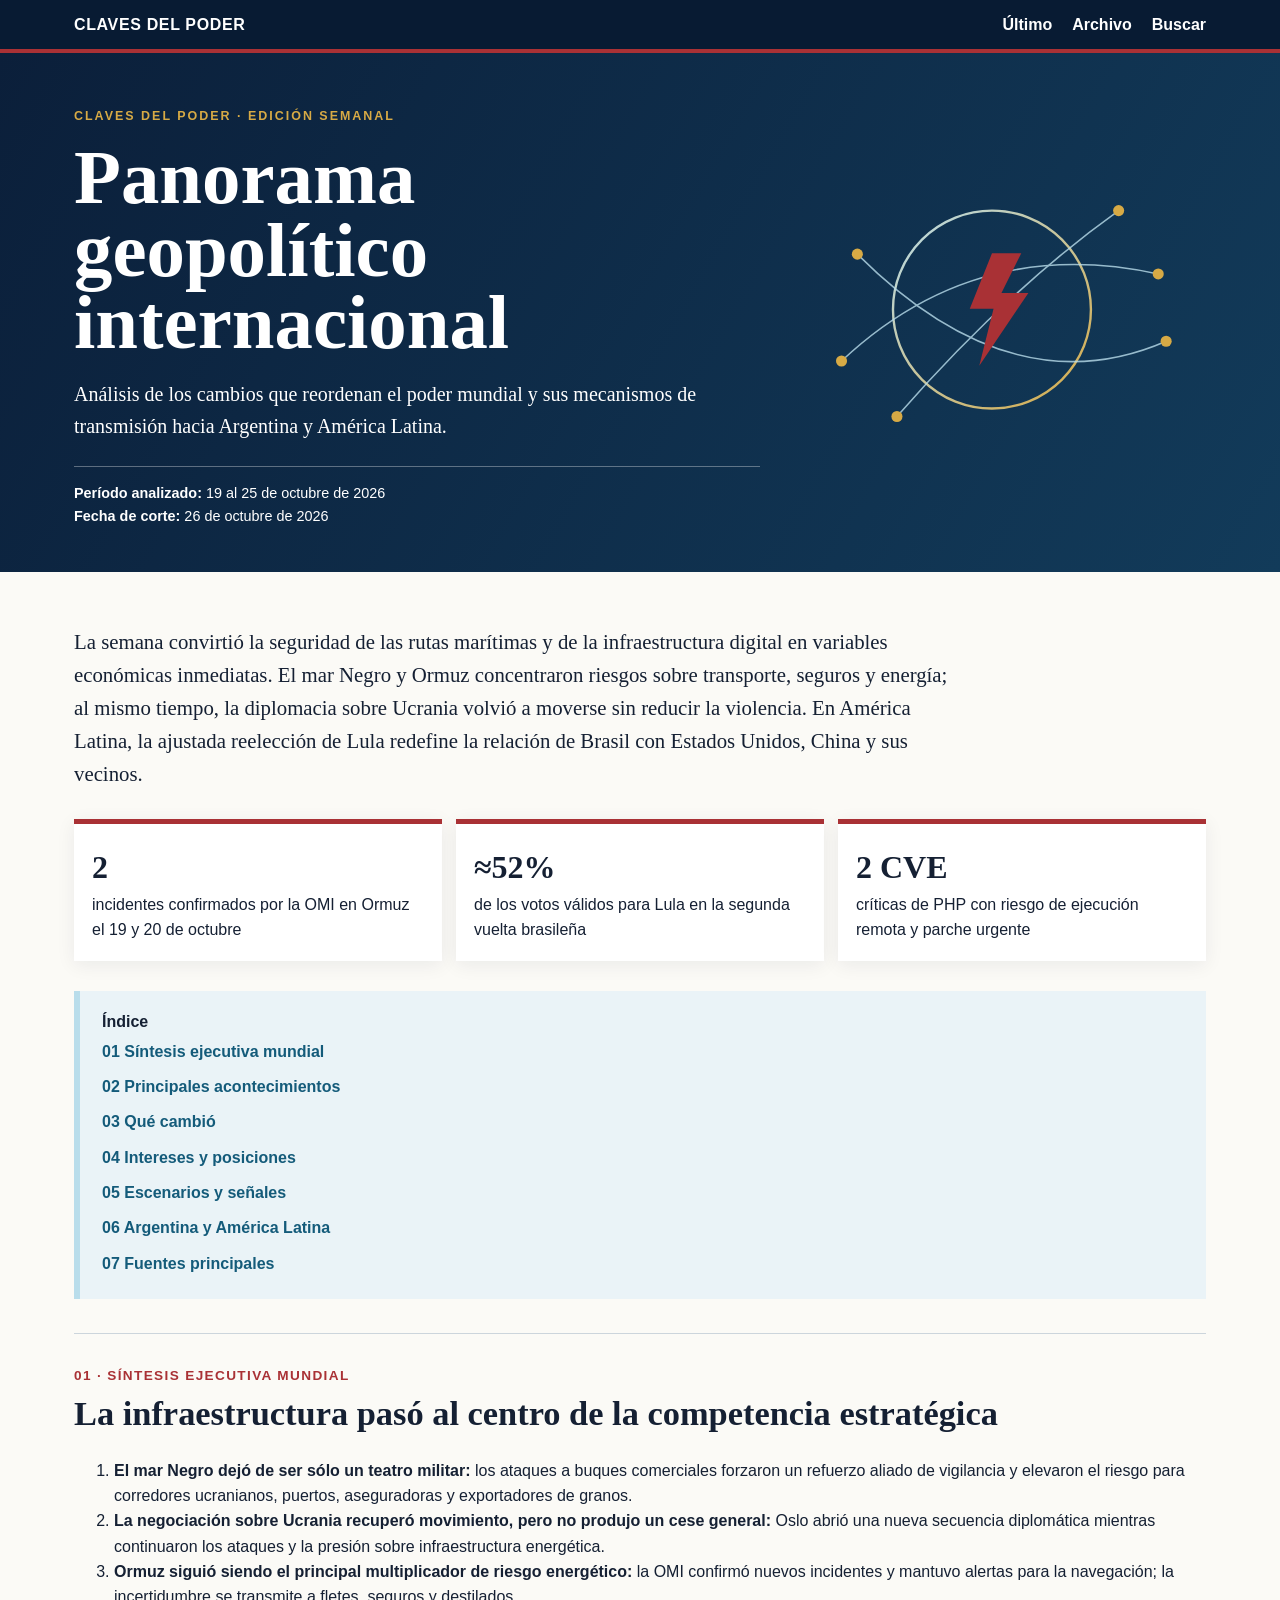
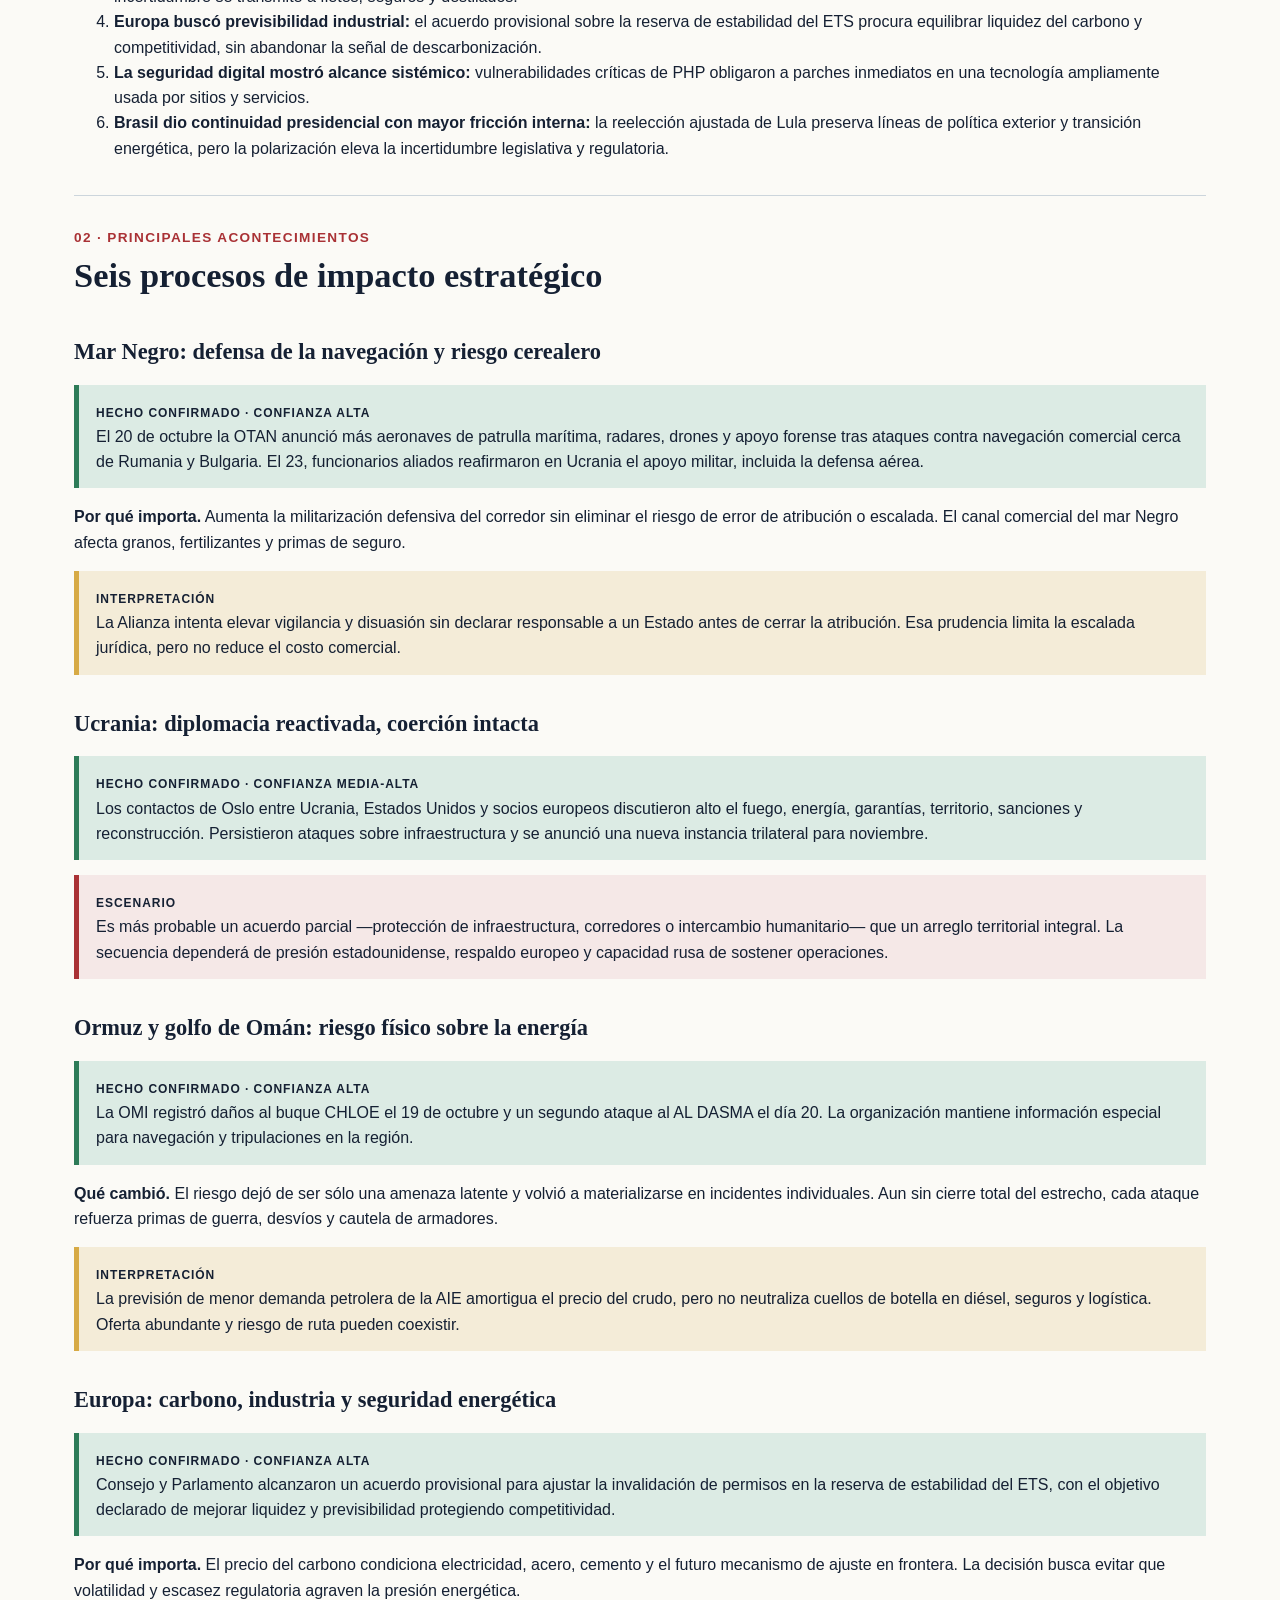
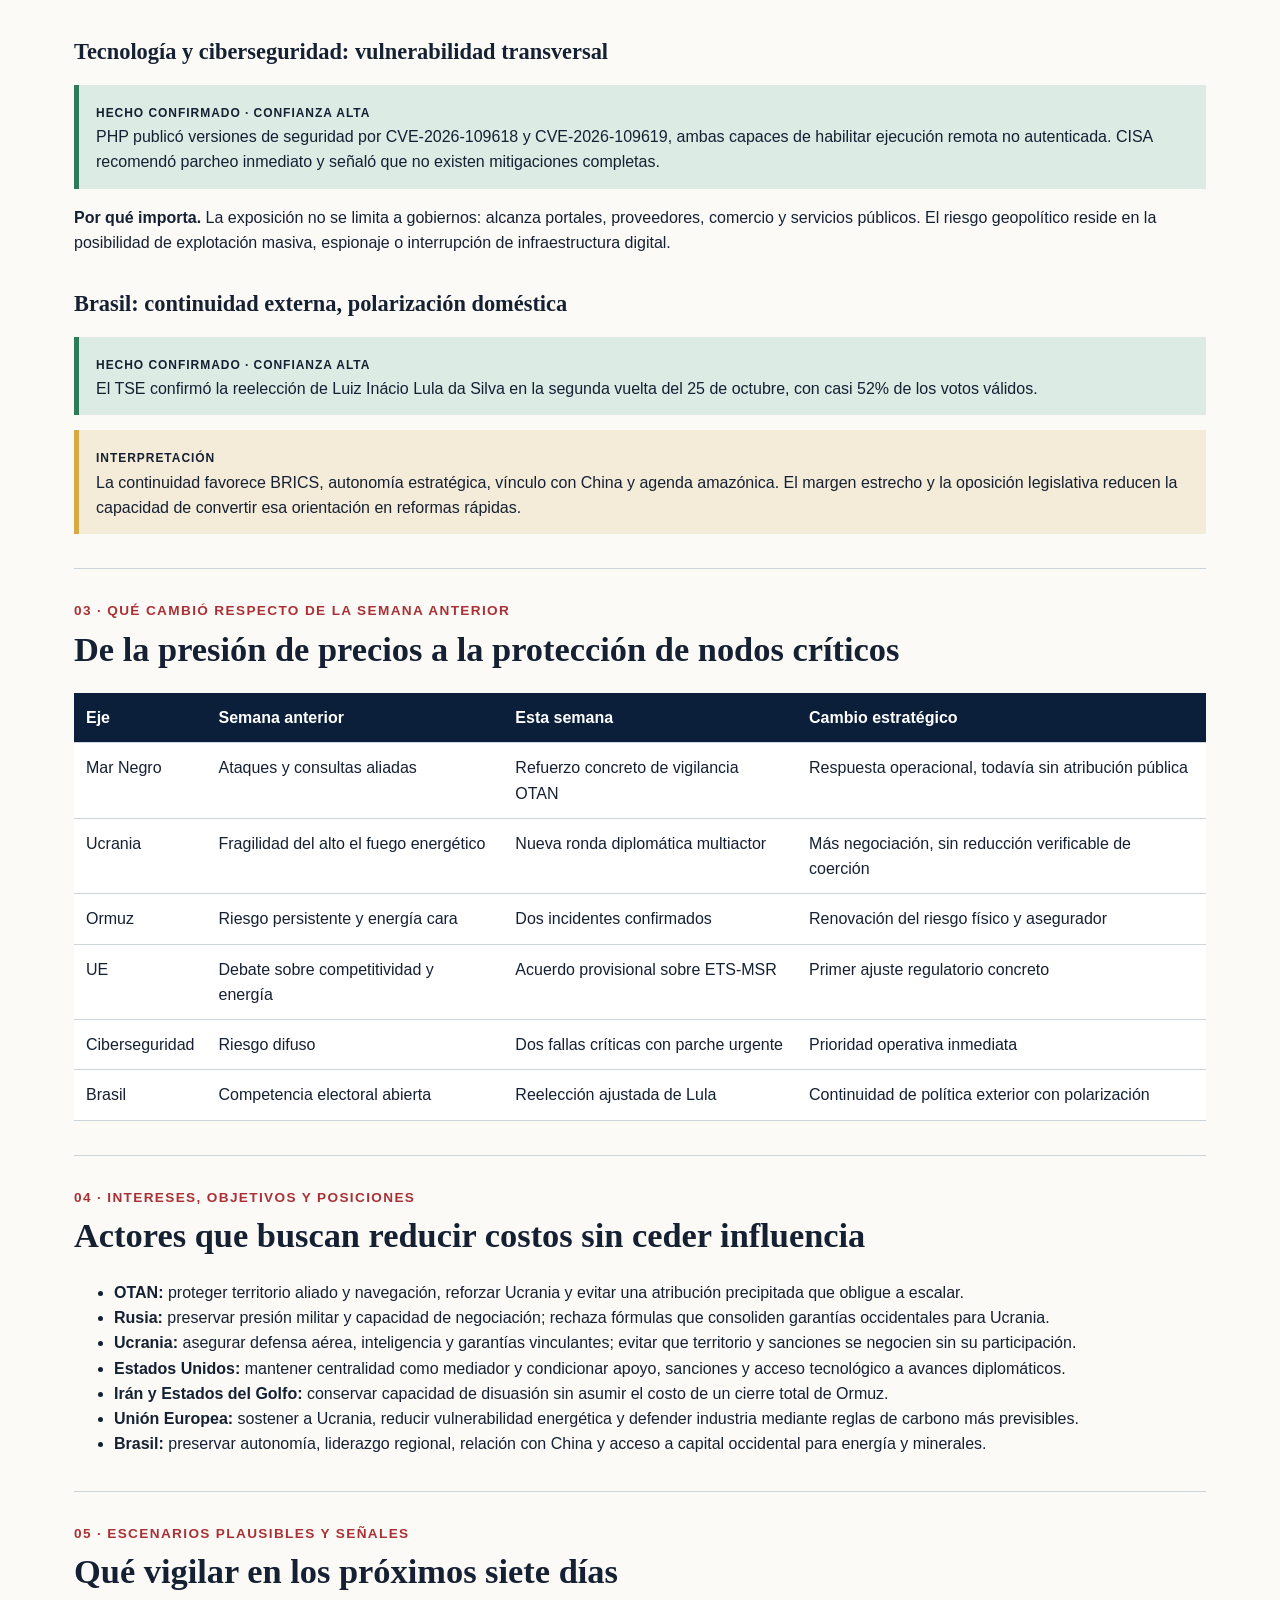
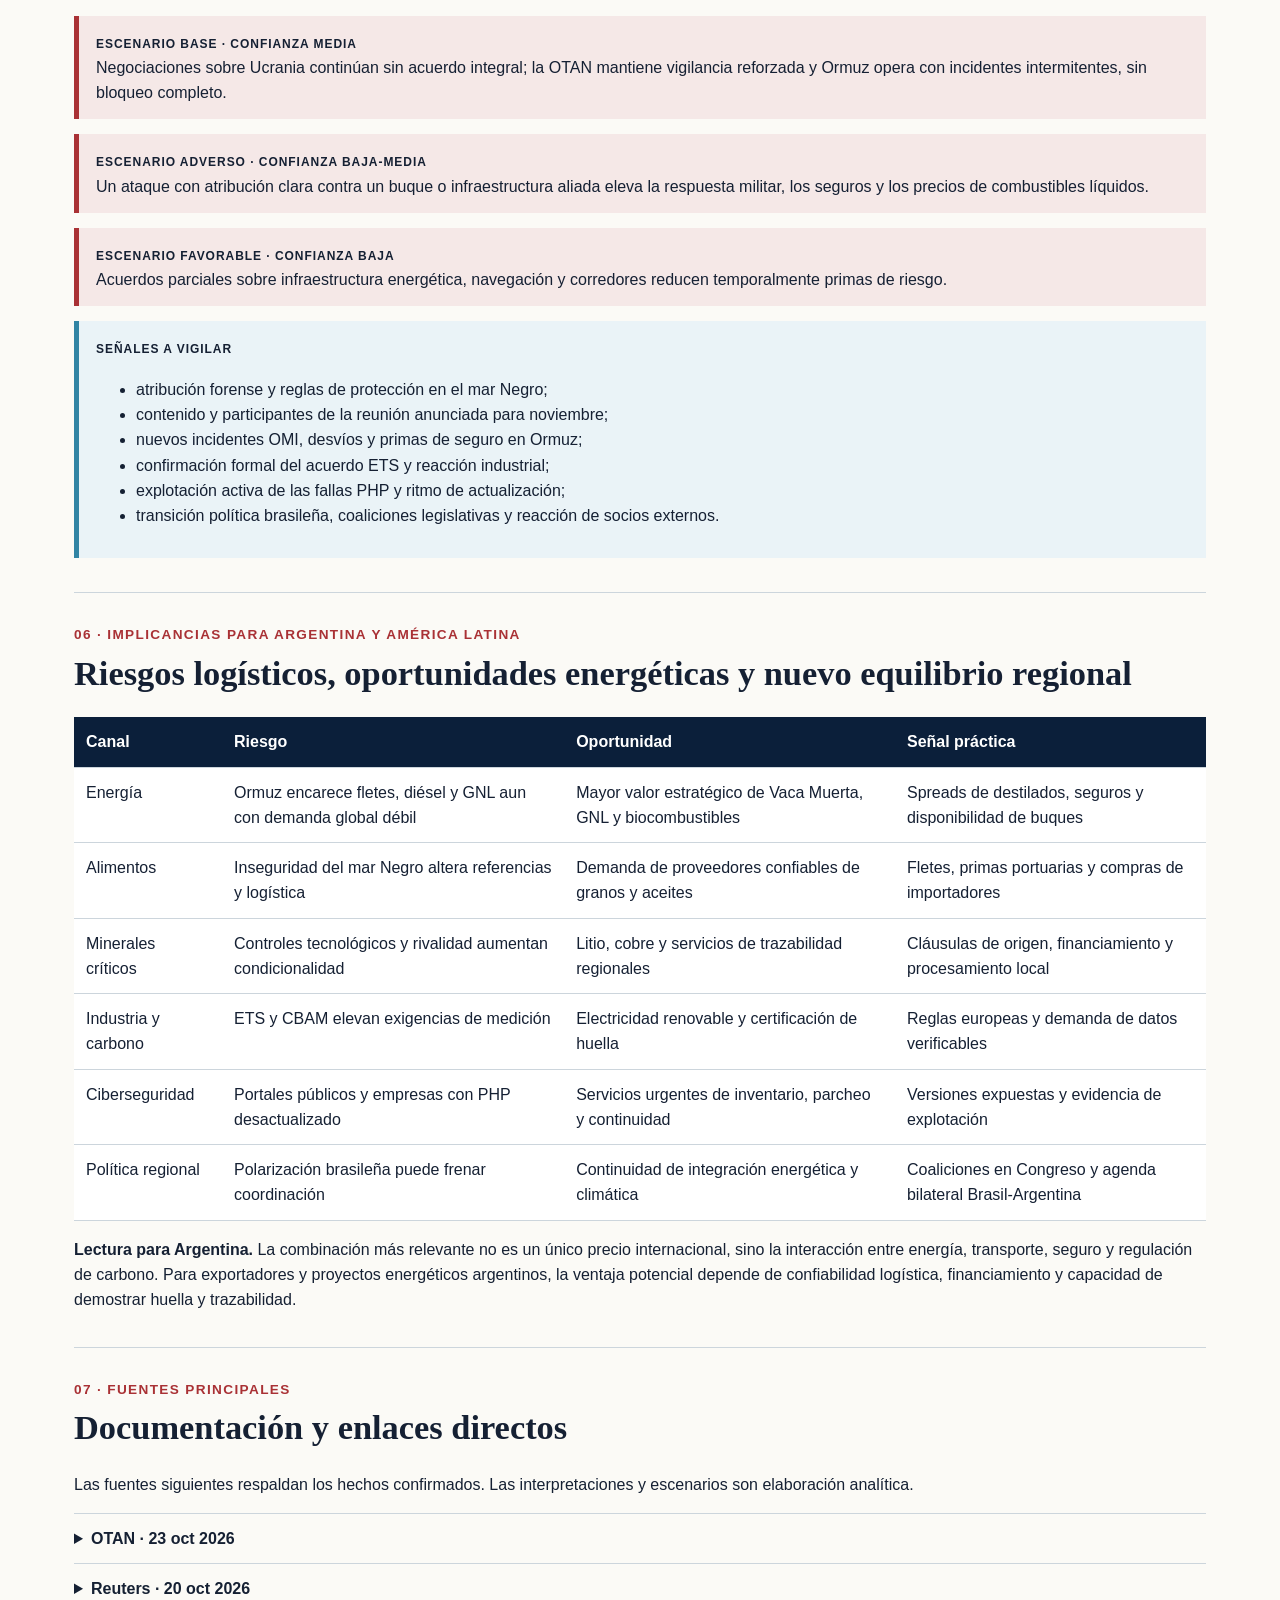
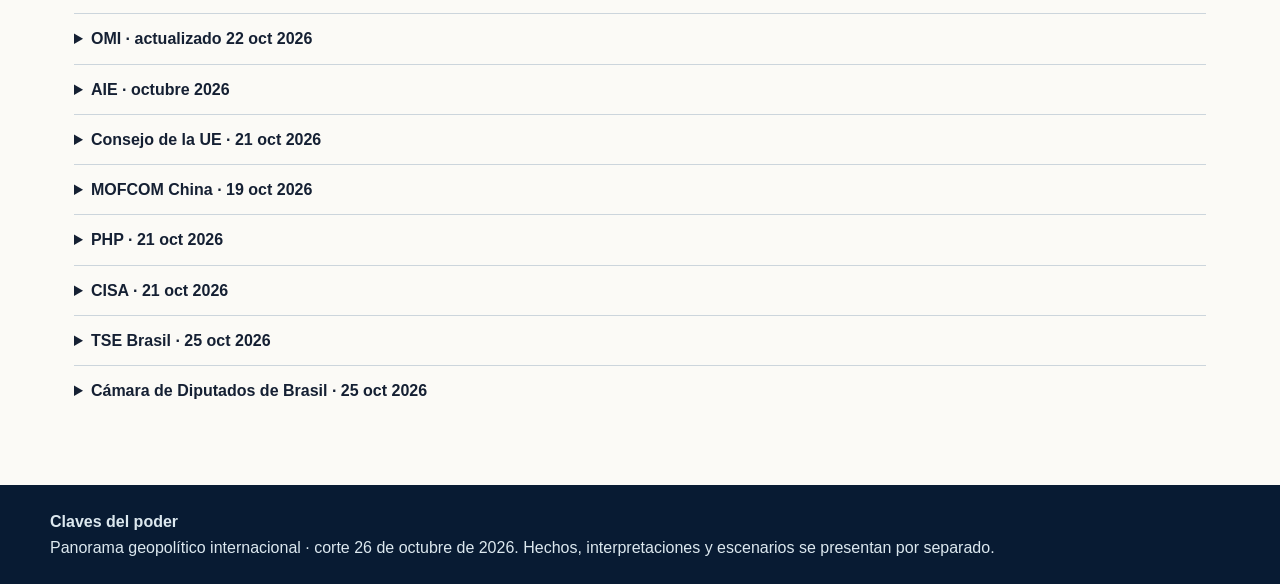
<file: panorama-semanal/ediciones/2026/10/2026-10-26/index.html>
<!doctype html><html lang="es"><head><meta charset="utf-8"><meta name="viewport" content="width=device-width,initial-scale=1">
<meta name="description" content="Panorama geopolítico internacional del 19 al 25 de octubre de 2026."><title>Panorama geopolítico internacional | 26-10-2026</title>
<style>
:root{--navy:#0b1f3a;--red:#a93135;--sky:#b9ddeb;--gold:#d7aa45;--paper:#fbfaf6;--ink:#152033;--muted:#617080;--line:#ccd5dc;--pale:#eaf3f7;--rose:#f5e8e7;--sand:#f4ecd8;--green:#dcebe4;--max:1180px}*{box-sizing:border-box}html{scroll-behavior:smooth}body{margin:0;background:var(--paper);color:var(--ink);font-family:Arial,Helvetica,sans-serif;line-height:1.58}a{color:#145b7a;text-underline-offset:3px}.portal{background:#081b33;color:#fff;border-bottom:4px solid var(--red)}.portal-inner{max-width:var(--max);margin:auto;padding:12px 24px;display:flex;justify-content:space-between;align-items:center;gap:18px}.brand{font-weight:800;letter-spacing:.04em;color:white;text-decoration:none}nav a{color:white;margin-left:20px;font-weight:700;text-decoration:none}.hero{background:linear-gradient(120deg,var(--navy),#123b5a);color:white}.hero-grid{max-width:var(--max);margin:auto;padding:54px 24px 44px;display:grid;grid-template-columns:1.25fr .75fr;gap:34px;align-items:center}.eyebrow{color:var(--gold);font-size:.78rem;font-weight:800;letter-spacing:.16em;text-transform:uppercase}h1{font-family:Georgia,serif;font-size:clamp(2.5rem,6vw,5.6rem);line-height:.94;margin:.2em 0}.dek{font-family:Georgia,serif;font-size:1.25rem;max-width:800px}.meta{border-top:1px solid #ffffff55;margin-top:24px;padding-top:15px;font-size:.9rem}svg{max-width:100%;height:auto}main{max-width:var(--max);margin:auto;padding:34px 24px 70px}.lead{font-family:Georgia,serif;font-size:1.3rem;max-width:880px}.kpis{display:grid;grid-template-columns:repeat(3,1fr);gap:14px;margin:28px 0}.kpi{border-top:5px solid var(--red);background:white;padding:18px;box-shadow:0 4px 18px #13223812}.kpi b{font-family:Georgia,serif;font-size:2rem;display:block}.toc{background:var(--pale);border-left:6px solid var(--sky);padding:18px 22px;margin:30px 0}.toc a{display:block;padding:5px 0;font-weight:700;text-decoration:none}section.report{padding-top:34px;border-top:1px solid var(--line);margin-top:34px}h2{font-family:Georgia,serif;font-size:2.15rem;margin:.1em 0 .5em}h3{font-family:Georgia,serif;font-size:1.4rem;margin:1.4em 0 .35em}.num{color:var(--red);font:800 .85rem Arial;letter-spacing:.1em}.callout{padding:14px 17px;margin:15px 0;border-left:5px solid}.fact{background:var(--green);border-color:#2d7b58}.interpretation{background:var(--sand);border-color:var(--gold)}.scenario{background:var(--rose);border-color:var(--red)}.watch{background:var(--pale);border-color:#3184a4}.label{font-weight:800;text-transform:uppercase;font-size:.75rem;letter-spacing:.08em}.table-wrap{overflow-x:auto}table{border-collapse:collapse;width:100%;min-width:720px;background:white}th,td{border-bottom:1px solid var(--line);padding:12px;text-align:left;vertical-align:top}th{background:var(--navy);color:white}details{border-top:1px solid var(--line);padding:12px 0}summary{cursor:pointer;font-weight:800}.source-list li{margin:.7em 0}footer{background:#081b33;color:#dce8ef;padding:24px}footer div{max-width:var(--max);margin:auto}@media(max-width:760px){.portal-inner{align-items:flex-start;flex-direction:column}nav a{margin:0 15px 0 0}.hero-grid{grid-template-columns:1fr;padding-top:38px}.hero-art{order:-1}.kpis{grid-template-columns:1fr}h1{font-size:3rem}main{padding:25px 17px 55px}}@media print{.portal{display:none}body{background:white}.hero{background:white;color:black;border-top:8px solid var(--navy)}.eyebrow{color:var(--red)}a{color:black;text-decoration:none}section.report{break-inside:avoid}}
</style></head><body>
<header class="portal"><div class="portal-inner"><a class="brand" href="/geopolitica-internacional/panorama-semanal/">CLAVES DEL PODER</a><nav aria-label="Principal"><a href="/geopolitica-internacional/panorama-semanal/">Último</a><a href="/geopolitica-internacional/panorama-semanal/archivo/">Archivo</a><a href="/geopolitica-internacional/panorama-semanal/buscar/">Buscar</a></nav></div></header>
<div class="hero"><div class="hero-grid"><div><div class="eyebrow">Claves del poder · Edición semanal</div><h1>Panorama geopolítico internacional</h1><p class="dek">Análisis de los cambios que reordenan el poder mundial y sus mecanismos de transmisión hacia Argentina y América Latina.</p><div class="meta"><b>Período analizado:</b> 19 al 25 de octubre de 2026<br><b>Fecha de corte:</b> 26 de octubre de 2026</div></div>
<div class="hero-art"><svg viewBox="0 0 520 360" role="img" aria-label="Redes mundiales, rutas marítimas, energía y tecnología"><defs><linearGradient id="g" x1="0" y1="0" x2="1" y2="1"><stop stop-color="#b9ddeb"/><stop offset="1" stop-color="#d7aa45"/></linearGradient></defs><circle cx="250" cy="175" r="125" fill="none" stroke="url(#g)" stroke-width="3"/><g fill="none" stroke="#b9ddeb" stroke-width="2" opacity=".8"><path d="M60 240 Q230 80 460 130"/><path d="M80 105 Q275 300 470 215"/><path d="M130 310 Q270 150 410 50"/></g><g fill="#d7aa45"><circle cx="60" cy="240" r="7"/><circle cx="460" cy="130" r="7"/><circle cx="80" cy="105" r="7"/><circle cx="470" cy="215" r="7"/><circle cx="130" cy="310" r="7"/><circle cx="410" cy="50" r="7"/></g><path d="M250 104l-28 70h30l-18 72 62-92h-34l25-50z" fill="#a93135"/></svg></div></div></div>
<main><p class="lead">La semana convirtió la seguridad de las rutas marítimas y de la infraestructura digital en variables económicas inmediatas. El mar Negro y Ormuz concentraron riesgos sobre transporte, seguros y energía; al mismo tiempo, la diplomacia sobre Ucrania volvió a moverse sin reducir la violencia. En América Latina, la ajustada reelección de Lula redefine la relación de Brasil con Estados Unidos, China y sus vecinos.</p>
<div class="kpis"><div class="kpi"><b>2</b>incidentes confirmados por la OMI en Ormuz el 19 y 20 de octubre</div><div class="kpi"><b>≈52%</b>de los votos válidos para Lula en la segunda vuelta brasileña</div><div class="kpi"><b>2 CVE</b>críticas de PHP con riesgo de ejecución remota y parche urgente</div></div>
<div class="toc"><strong>Índice</strong><a href="#s1">01 Síntesis ejecutiva mundial</a><a href="#s2">02 Principales acontecimientos</a><a href="#s3">03 Qué cambió</a><a href="#s4">04 Intereses y posiciones</a><a href="#s5">05 Escenarios y señales</a><a href="#s6">06 Argentina y América Latina</a><a href="#s7">07 Fuentes principales</a></div>
<section class="report" id="s1"><div class="num">01 · SÍNTESIS EJECUTIVA MUNDIAL</div><h2>La infraestructura pasó al centro de la competencia estratégica</h2><ol><li><b>El mar Negro dejó de ser sólo un teatro militar:</b> los ataques a buques comerciales forzaron un refuerzo aliado de vigilancia y elevaron el riesgo para corredores ucranianos, puertos, aseguradoras y exportadores de granos.</li><li><b>La negociación sobre Ucrania recuperó movimiento, pero no produjo un cese general:</b> Oslo abrió una nueva secuencia diplomática mientras continuaron los ataques y la presión sobre infraestructura energética.</li><li><b>Ormuz siguió siendo el principal multiplicador de riesgo energético:</b> la OMI confirmó nuevos incidentes y mantuvo alertas para la navegación; la incertidumbre se transmite a fletes, seguros y destilados.</li><li><b>Europa buscó previsibilidad industrial:</b> el acuerdo provisional sobre la reserva de estabilidad del ETS procura equilibrar liquidez del carbono y competitividad, sin abandonar la señal de descarbonización.</li><li><b>La seguridad digital mostró alcance sistémico:</b> vulnerabilidades críticas de PHP obligaron a parches inmediatos en una tecnología ampliamente usada por sitios y servicios.</li><li><b>Brasil dio continuidad presidencial con mayor fricción interna:</b> la reelección ajustada de Lula preserva líneas de política exterior y transición energética, pero la polarización eleva la incertidumbre legislativa y regulatoria.</li></ol></section>
<section class="report" id="s2"><div class="num">02 · PRINCIPALES ACONTECIMIENTOS</div><h2>Seis procesos de impacto estratégico</h2>
<h3>Mar Negro: defensa de la navegación y riesgo cerealero</h3><div class="callout fact"><span class="label">Hecho confirmado · confianza alta</span><br>El 20 de octubre la OTAN anunció más aeronaves de patrulla marítima, radares, drones y apoyo forense tras ataques contra navegación comercial cerca de Rumania y Bulgaria. El 23, funcionarios aliados reafirmaron en Ucrania el apoyo militar, incluida la defensa aérea.</div><p><b>Por qué importa.</b> Aumenta la militarización defensiva del corredor sin eliminar el riesgo de error de atribución o escalada. El canal comercial del mar Negro afecta granos, fertilizantes y primas de seguro.</p><div class="callout interpretation"><span class="label">Interpretación</span><br>La Alianza intenta elevar vigilancia y disuasión sin declarar responsable a un Estado antes de cerrar la atribución. Esa prudencia limita la escalada jurídica, pero no reduce el costo comercial.</div>
<h3>Ucrania: diplomacia reactivada, coerción intacta</h3><div class="callout fact"><span class="label">Hecho confirmado · confianza media-alta</span><br>Los contactos de Oslo entre Ucrania, Estados Unidos y socios europeos discutieron alto el fuego, energía, garantías, territorio, sanciones y reconstrucción. Persistieron ataques sobre infraestructura y se anunció una nueva instancia trilateral para noviembre.</div><div class="callout scenario"><span class="label">Escenario</span><br>Es más probable un acuerdo parcial —protección de infraestructura, corredores o intercambio humanitario— que un arreglo territorial integral. La secuencia dependerá de presión estadounidense, respaldo europeo y capacidad rusa de sostener operaciones.</div>
<h3>Ormuz y golfo de Omán: riesgo físico sobre la energía</h3><div class="callout fact"><span class="label">Hecho confirmado · confianza alta</span><br>La OMI registró daños al buque CHLOE el 19 de octubre y un segundo ataque al AL DASMA el día 20. La organización mantiene información especial para navegación y tripulaciones en la región.</div><p><b>Qué cambió.</b> El riesgo dejó de ser sólo una amenaza latente y volvió a materializarse en incidentes individuales. Aun sin cierre total del estrecho, cada ataque refuerza primas de guerra, desvíos y cautela de armadores.</p><div class="callout interpretation"><span class="label">Interpretación</span><br>La previsión de menor demanda petrolera de la AIE amortigua el precio del crudo, pero no neutraliza cuellos de botella en diésel, seguros y logística. Oferta abundante y riesgo de ruta pueden coexistir.</div>
<h3>Europa: carbono, industria y seguridad energética</h3><div class="callout fact"><span class="label">Hecho confirmado · confianza alta</span><br>Consejo y Parlamento alcanzaron un acuerdo provisional para ajustar la invalidación de permisos en la reserva de estabilidad del ETS, con el objetivo declarado de mejorar liquidez y previsibilidad protegiendo competitividad.</div><p><b>Por qué importa.</b> El precio del carbono condiciona electricidad, acero, cemento y el futuro mecanismo de ajuste en frontera. La decisión busca evitar que volatilidad y escasez regulatoria agraven la presión energética.</p>
<h3>Tecnología y ciberseguridad: vulnerabilidad transversal</h3><div class="callout fact"><span class="label">Hecho confirmado · confianza alta</span><br>PHP publicó versiones de seguridad por CVE-2026-109618 y CVE-2026-109619, ambas capaces de habilitar ejecución remota no autenticada. CISA recomendó parcheo inmediato y señaló que no existen mitigaciones completas.</div><p><b>Por qué importa.</b> La exposición no se limita a gobiernos: alcanza portales, proveedores, comercio y servicios públicos. El riesgo geopolítico reside en la posibilidad de explotación masiva, espionaje o interrupción de infraestructura digital.</p>
<h3>Brasil: continuidad externa, polarización doméstica</h3><div class="callout fact"><span class="label">Hecho confirmado · confianza alta</span><br>El TSE confirmó la reelección de Luiz Inácio Lula da Silva en la segunda vuelta del 25 de octubre, con casi 52% de los votos válidos.</div><div class="callout interpretation"><span class="label">Interpretación</span><br>La continuidad favorece BRICS, autonomía estratégica, vínculo con China y agenda amazónica. El margen estrecho y la oposición legislativa reducen la capacidad de convertir esa orientación en reformas rápidas.</div></section>
<section class="report" id="s3"><div class="num">03 · QUÉ CAMBIÓ RESPECTO DE LA SEMANA ANTERIOR</div><h2>De la presión de precios a la protección de nodos críticos</h2><div class="table-wrap"><table><thead><tr><th>Eje</th><th>Semana anterior</th><th>Esta semana</th><th>Cambio estratégico</th></tr></thead><tbody><tr><td>Mar Negro</td><td>Ataques y consultas aliadas</td><td>Refuerzo concreto de vigilancia OTAN</td><td>Respuesta operacional, todavía sin atribución pública</td></tr><tr><td>Ucrania</td><td>Fragilidad del alto el fuego energético</td><td>Nueva ronda diplomática multiactor</td><td>Más negociación, sin reducción verificable de coerción</td></tr><tr><td>Ormuz</td><td>Riesgo persistente y energía cara</td><td>Dos incidentes confirmados</td><td>Renovación del riesgo físico y asegurador</td></tr><tr><td>UE</td><td>Debate sobre competitividad y energía</td><td>Acuerdo provisional sobre ETS-MSR</td><td>Primer ajuste regulatorio concreto</td></tr><tr><td>Ciberseguridad</td><td>Riesgo difuso</td><td>Dos fallas críticas con parche urgente</td><td>Prioridad operativa inmediata</td></tr><tr><td>Brasil</td><td>Competencia electoral abierta</td><td>Reelección ajustada de Lula</td><td>Continuidad de política exterior con polarización</td></tr></tbody></table></div></section>
<section class="report" id="s4"><div class="num">04 · INTERESES, OBJETIVOS Y POSICIONES</div><h2>Actores que buscan reducir costos sin ceder influencia</h2><ul><li><b>OTAN:</b> proteger territorio aliado y navegación, reforzar Ucrania y evitar una atribución precipitada que obligue a escalar.</li><li><b>Rusia:</b> preservar presión militar y capacidad de negociación; rechaza fórmulas que consoliden garantías occidentales para Ucrania.</li><li><b>Ucrania:</b> asegurar defensa aérea, inteligencia y garantías vinculantes; evitar que territorio y sanciones se negocien sin su participación.</li><li><b>Estados Unidos:</b> mantener centralidad como mediador y condicionar apoyo, sanciones y acceso tecnológico a avances diplomáticos.</li><li><b>Irán y Estados del Golfo:</b> conservar capacidad de disuasión sin asumir el costo de un cierre total de Ormuz.</li><li><b>Unión Europea:</b> sostener a Ucrania, reducir vulnerabilidad energética y defender industria mediante reglas de carbono más previsibles.</li><li><b>Brasil:</b> preservar autonomía, liderazgo regional, relación con China y acceso a capital occidental para energía y minerales.</li></ul></section>
<section class="report" id="s5"><div class="num">05 · ESCENARIOS PLAUSIBLES Y SEÑALES</div><h2>Qué vigilar en los próximos siete días</h2><div class="callout scenario"><span class="label">Escenario base · confianza media</span><br>Negociaciones sobre Ucrania continúan sin acuerdo integral; la OTAN mantiene vigilancia reforzada y Ormuz opera con incidentes intermitentes, sin bloqueo completo.</div><div class="callout scenario"><span class="label">Escenario adverso · confianza baja-media</span><br>Un ataque con atribución clara contra un buque o infraestructura aliada eleva la respuesta militar, los seguros y los precios de combustibles líquidos.</div><div class="callout scenario"><span class="label">Escenario favorable · confianza baja</span><br>Acuerdos parciales sobre infraestructura energética, navegación y corredores reducen temporalmente primas de riesgo.</div><div class="callout watch"><span class="label">Señales a vigilar</span><ul><li>atribución forense y reglas de protección en el mar Negro;</li><li>contenido y participantes de la reunión anunciada para noviembre;</li><li>nuevos incidentes OMI, desvíos y primas de seguro en Ormuz;</li><li>confirmación formal del acuerdo ETS y reacción industrial;</li><li>explotación activa de las fallas PHP y ritmo de actualización;</li><li>transición política brasileña, coaliciones legislativas y reacción de socios externos.</li></ul></div></section>
<section class="report" id="s6"><div class="num">06 · IMPLICANCIAS PARA ARGENTINA Y AMÉRICA LATINA</div><h2>Riesgos logísticos, oportunidades energéticas y nuevo equilibrio regional</h2><div class="table-wrap"><table><thead><tr><th>Canal</th><th>Riesgo</th><th>Oportunidad</th><th>Señal práctica</th></tr></thead><tbody><tr><td>Energía</td><td>Ormuz encarece fletes, diésel y GNL aun con demanda global débil</td><td>Mayor valor estratégico de Vaca Muerta, GNL y biocombustibles</td><td>Spreads de destilados, seguros y disponibilidad de buques</td></tr><tr><td>Alimentos</td><td>Inseguridad del mar Negro altera referencias y logística</td><td>Demanda de proveedores confiables de granos y aceites</td><td>Fletes, primas portuarias y compras de importadores</td></tr><tr><td>Minerales críticos</td><td>Controles tecnológicos y rivalidad aumentan condicionalidad</td><td>Litio, cobre y servicios de trazabilidad regionales</td><td>Cláusulas de origen, financiamiento y procesamiento local</td></tr><tr><td>Industria y carbono</td><td>ETS y CBAM elevan exigencias de medición</td><td>Electricidad renovable y certificación de huella</td><td>Reglas europeas y demanda de datos verificables</td></tr><tr><td>Ciberseguridad</td><td>Portales públicos y empresas con PHP desactualizado</td><td>Servicios urgentes de inventario, parcheo y continuidad</td><td>Versiones expuestas y evidencia de explotación</td></tr><tr><td>Política regional</td><td>Polarización brasileña puede frenar coordinación</td><td>Continuidad de integración energética y climática</td><td>Coaliciones en Congreso y agenda bilateral Brasil-Argentina</td></tr></tbody></table></div><p><b>Lectura para Argentina.</b> La combinación más relevante no es un único precio internacional, sino la interacción entre energía, transporte, seguro y regulación de carbono. Para exportadores y proyectos energéticos argentinos, la ventaja potencial depende de confiabilidad logística, financiamiento y capacidad de demostrar huella y trazabilidad.</p></section>
<section class="report" id="s7"><div class="num">07 · FUENTES PRINCIPALES</div><h2>Documentación y enlaces directos</h2><p>Las fuentes siguientes respaldan los hechos confirmados. Las interpretaciones y escenarios son elaboración analítica.</p><div class="source-list"><details><summary>OTAN · 23 oct 2026</summary><p>Funcionarios de la OTAN visitan Ucrania y confirman apoyo mediante PURL y CAP.</p><p><a href="https://www.nato.int/en/news-and-events/articles/news/2026/10/23/nato-officials-visit-ukraine">https://www.nato.int/en/news-and-events/articles/news/2026/10/23/nato-officials-visit-ukraine</a></p></details><details><summary>Reuters · 20 oct 2026</summary><p>Refuerzo aliado de vigilancia marítima, radares y drones en el mar Negro tras ataques a buques.</p><p><a href="https://www.reuters.com/business/aerospace-defense/nato-send-planes-drones-black-sea-after-attacks-shipping-2026-10-20/">https://www.reuters.com/business/aerospace-defense/nato-send-planes-drones-black-sea-after-attacks-shipping-2026-10-20/</a></p></details><details><summary>OMI · actualizado 22 oct 2026</summary><p>Registro de incidentes confirmados en Ormuz y el golfo de Omán.</p><p><a href="https://www.imo.org/en/mediacentre/hottopics/pages/middle-east-highlighted-incidents.aspx">https://www.imo.org/en/mediacentre/hottopics/pages/middle-east-highlighted-incidents.aspx</a></p></details><details><summary>AIE · octubre 2026</summary><p>Oil Market Report: caída interanual prevista de la demanda mundial y tensión en comercio de destilados.</p><p><a href="https://www.iea.org/reports/oil-market-report-october-2026">https://www.iea.org/reports/oil-market-report-october-2026</a></p></details><details><summary>Consejo de la UE · 21 oct 2026</summary><p>Acuerdo provisional sobre la reserva de estabilidad del ETS.</p><p><a href="https://www.consilium.europa.eu/en/press/press-releases/2026/10/21/ets-market-stability-reserve-council-and-parliament-reach-provisional-agreement-on-targeted-amendment/">https://www.consilium.europa.eu/en/press/press-releases/2026/10/21/ets-market-stability-reserve-council-and-parliament-reach-provisional-agreement-on-targeted-amendment/</a></p></details><details><summary>MOFCOM China · 19 oct 2026</summary><p>Ajuste de controles de exportación sobre artículos vinculados con drones.</p><p><a href="https://exportcontrol.mofcom.gov.cn/h5/index.shtml">https://exportcontrol.mofcom.gov.cn/h5/index.shtml</a></p></details><details><summary>PHP · 21 oct 2026</summary><p>Versiones de seguridad para dos vulnerabilidades críticas de ejecución remota.</p><p><a href="https://www.php.net/archive/2026.php">https://www.php.net/archive/2026.php</a></p></details><details><summary>CISA · 21 oct 2026</summary><p>Alerta de parcheo inmediato para vulnerabilidades críticas de PHP.</p><p><a href="https://www.cisa.gov/news-events/alerts/2026/10/21/critical-vulnerabilities-php-require-immediate-patching">https://www.cisa.gov/news-events/alerts/2026/10/21/critical-vulnerabilities-php-require-immediate-patching</a></p></details><details><summary>TSE Brasil · 25 oct 2026</summary><p>Resultados oficiales de la segunda vuelta presidencial.</p><p><a href="https://www.tse.jus.br/eleicoes/eleicoes-2026-content/divulgacao-dos-resultados-das-eleicoes-2026">https://www.tse.jus.br/eleicoes/eleicoes-2026-content/divulgacao-dos-resultados-das-eleicoes-2026</a></p></details><details><summary>Cámara de Diputados de Brasil · 25 oct 2026</summary><p>Lula reelegido con casi 52% de los votos válidos.</p><p><a href="https://www.camara.leg.br/noticias/1313705-lula-e-reeleito-presidente-com-quase-52-dos-votos-validos-no-2o-turno">https://www.camara.leg.br/noticias/1313705-lula-e-reeleito-presidente-com-quase-52-dos-votos-validos-no-2o-turno</a></p></details></div></section></main>
<footer><div><b>Claves del poder</b><br>Panorama geopolítico internacional · corte 26 de octubre de 2026. Hechos, interpretaciones y escenarios se presentan por separado.</div></footer></body></html>
</file>
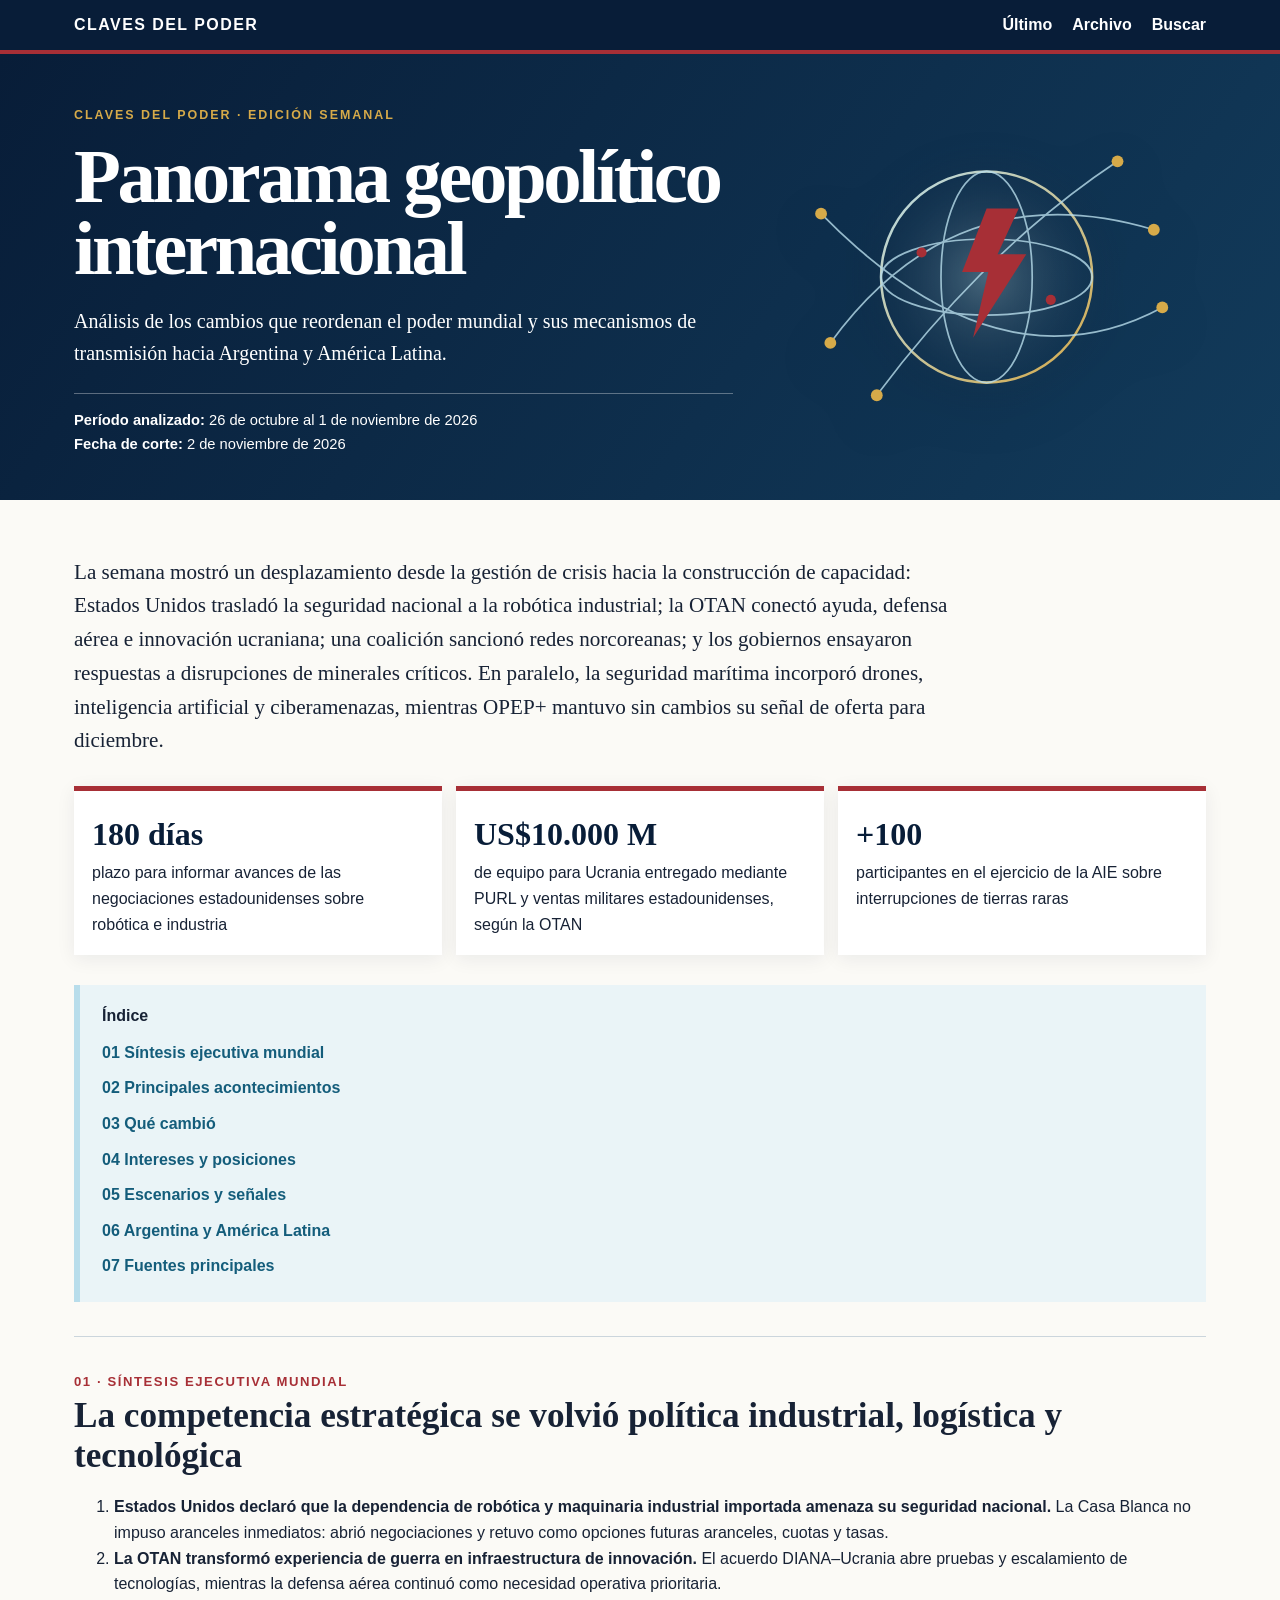
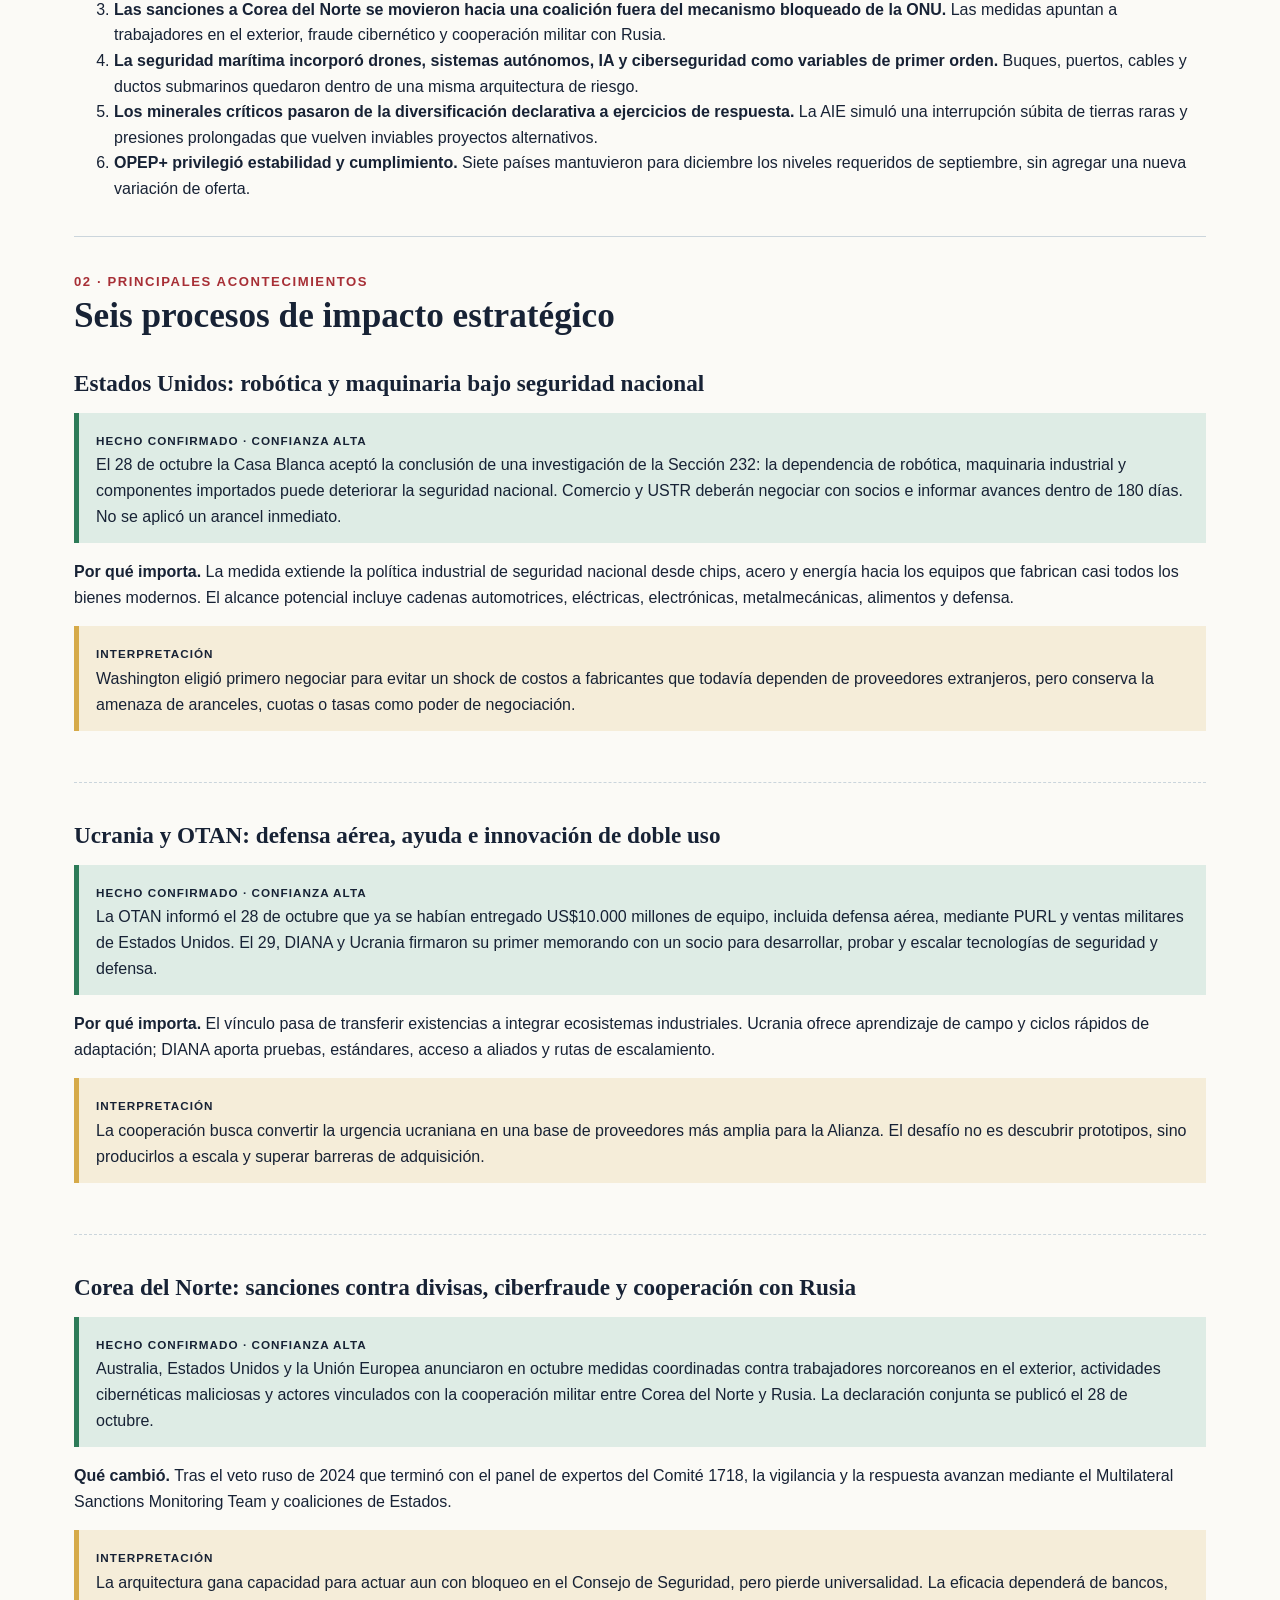
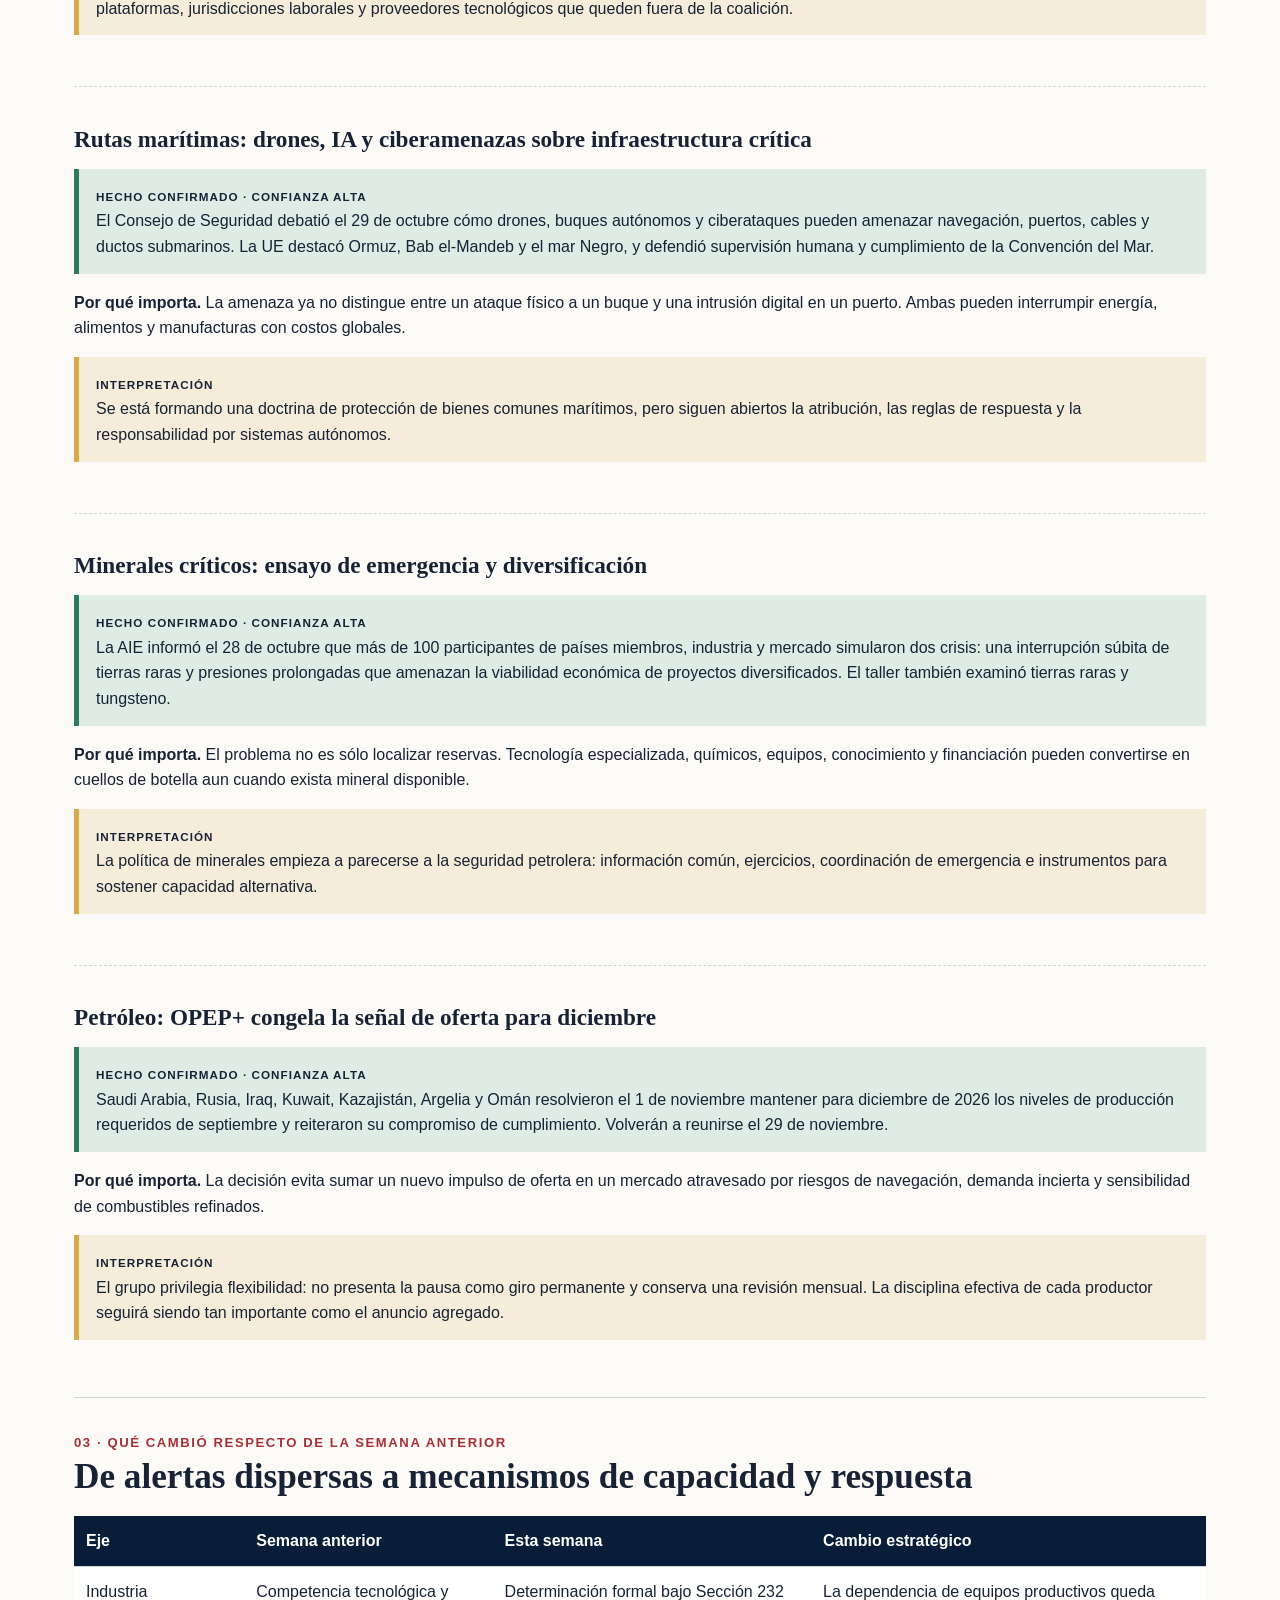
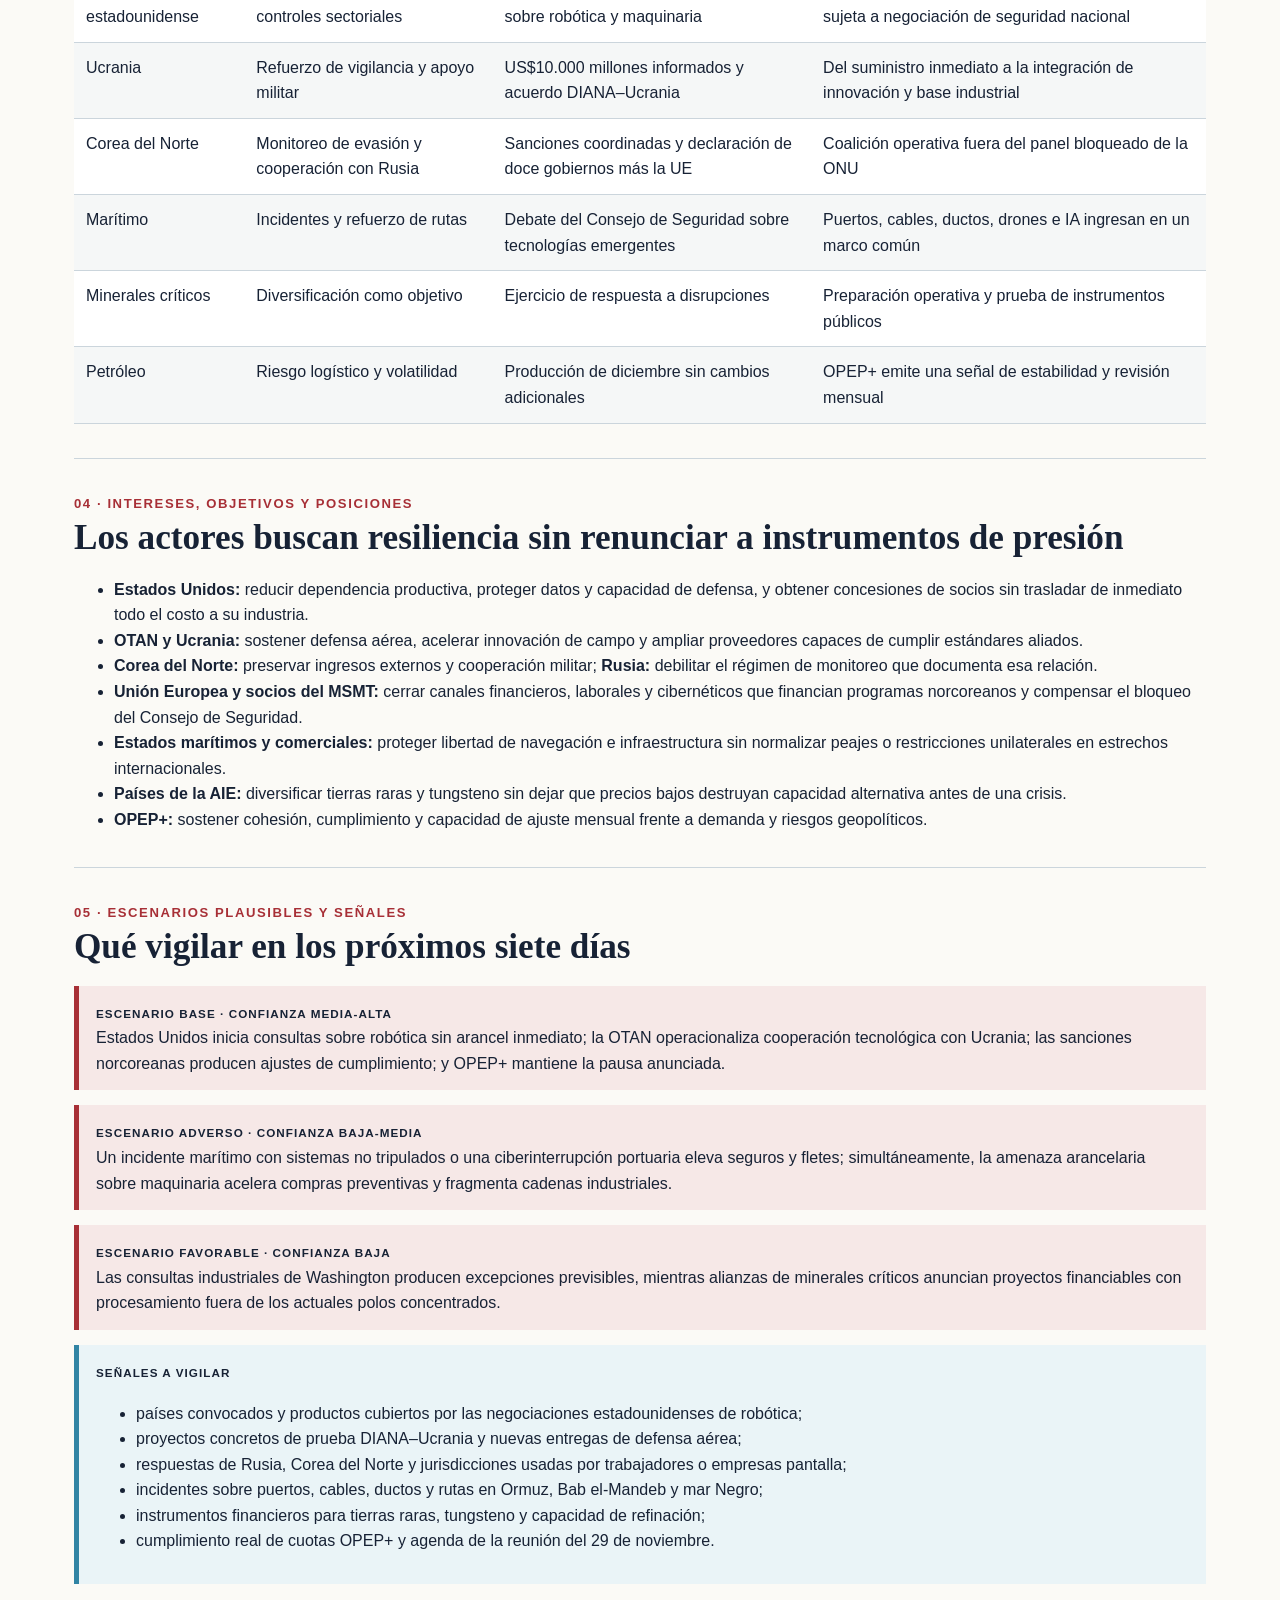
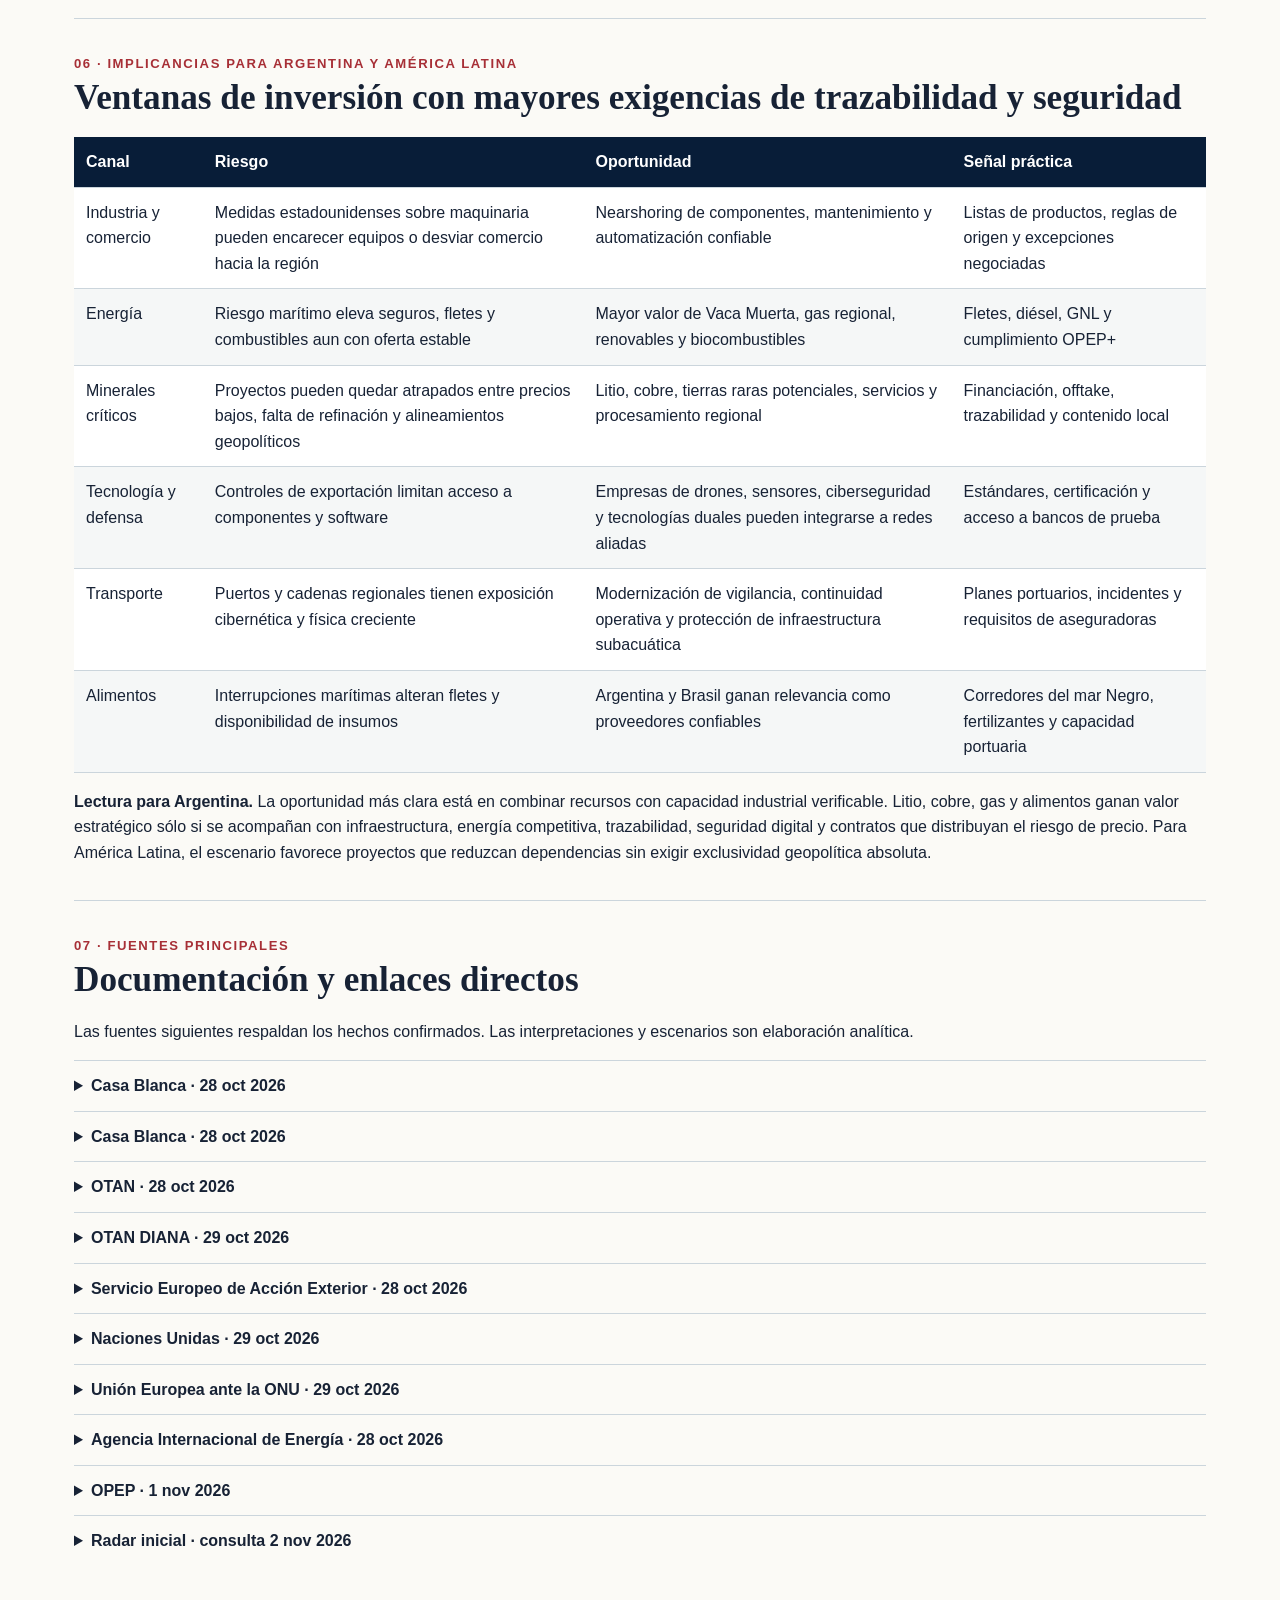
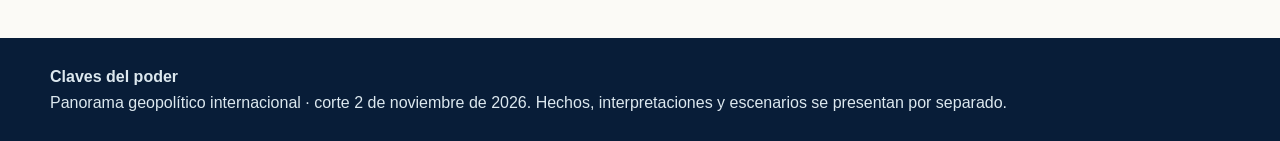
<file: panorama-semanal/ediciones/2026/11/2026-11-02/index.html>
<!doctype html>
<html lang="es">
<head>
  <meta charset="utf-8">
  <meta name="viewport" content="width=device-width,initial-scale=1">
  <meta name="description" content="Panorama geopolítico internacional del 26 de octubre al 1 de noviembre de 2026.">
  <title>Panorama geopolítico internacional | 02-11-2026</title>
  <style>
    :root{--navy:#081d38;--navy2:#123b5b;--red:#a72f36;--sky:#b8ddeb;--gold:#d6aa49;--paper:#fbfaf6;--ink:#172235;--muted:#617080;--line:#cbd5dc;--pale:#eaf4f7;--rose:#f6e8e7;--sand:#f5edd9;--green:#deece5;--max:1180px}
    *{box-sizing:border-box}html{scroll-behavior:smooth}body{margin:0;background:var(--paper);color:var(--ink);font-family:Arial,Helvetica,sans-serif;line-height:1.6}a{color:#145d7b;text-underline-offset:3px;overflow-wrap:anywhere}a:hover{color:var(--red)}
    .portal{background:var(--navy);color:#fff;border-bottom:4px solid var(--red)}.portal-inner{max-width:var(--max);margin:auto;padding:12px 24px;display:flex;justify-content:space-between;align-items:center;gap:18px}.brand{font-weight:900;letter-spacing:.09em;color:#fff;text-decoration:none;text-transform:uppercase}.menu{display:flex;gap:20px}.menu a{color:#fff;font-weight:800;text-decoration:none}
    .hero{background:linear-gradient(125deg,var(--navy),var(--navy2));color:#fff}.hero-grid{max-width:var(--max);margin:auto;padding:52px 24px 44px;display:grid;grid-template-columns:1.2fr .8fr;gap:34px;align-items:center}.eyebrow{color:var(--gold);font-size:.78rem;font-weight:900;letter-spacing:.16em;text-transform:uppercase}h1{font-family:Georgia,"Times New Roman",serif;font-size:clamp(2.6rem,6vw,5.7rem);line-height:.94;letter-spacing:-.045em;margin:.2em 0}.dek{font-family:Georgia,"Times New Roman",serif;font-size:1.25rem;max-width:800px}.meta{border-top:1px solid #ffffff55;margin-top:24px;padding-top:15px;font-size:.92rem}.hero-art svg{max-width:100%;height:auto;filter:drop-shadow(0 16px 25px #0004)}
    main{max-width:var(--max);margin:auto;padding:34px 24px 72px}.lead{font-family:Georgia,"Times New Roman",serif;font-size:1.32rem;max-width:900px}.kpis{display:grid;grid-template-columns:repeat(3,1fr);gap:14px;margin:28px 0}.kpi{border-top:5px solid var(--red);background:#fff;padding:18px;box-shadow:0 4px 18px #13223812}.kpi b{font-family:Georgia,"Times New Roman",serif;font-size:2rem;display:block;color:var(--navy)}
    .toc{background:var(--pale);border-left:6px solid var(--sky);padding:18px 22px;margin:30px 0}.toc strong{display:block;margin-bottom:6px}.toc a{display:block;padding:5px 0;font-weight:800;text-decoration:none}
    section.report{padding-top:34px;border-top:1px solid var(--line);margin-top:34px}h2{font-family:Georgia,"Times New Roman",serif;font-size:2.2rem;line-height:1.12;margin:.12em 0 .55em}h3{font-family:Georgia,"Times New Roman",serif;font-size:1.45rem;line-height:1.2;margin:1.5em 0 .4em}.num{color:var(--red);font-size:.82rem;font-weight:900;letter-spacing:.12em}.process{padding-bottom:8px}.process + .process{border-top:1px dashed var(--line);margin-top:28px;padding-top:4px}
    .callout{padding:14px 17px;margin:15px 0;border-left:5px solid}.fact{background:var(--green);border-color:#2d7b58}.interpretation{background:var(--sand);border-color:var(--gold)}.scenario{background:var(--rose);border-color:var(--red)}.watch{background:var(--pale);border-color:#3184a4}.label{font-weight:900;text-transform:uppercase;font-size:.73rem;letter-spacing:.09em}
    .table-wrap{overflow-x:auto;-webkit-overflow-scrolling:touch}table{border-collapse:collapse;width:100%;min-width:760px;background:#fff}th,td{border-bottom:1px solid var(--line);padding:12px;text-align:left;vertical-align:top}th{background:var(--navy);color:#fff}tbody tr:nth-child(even){background:#f5f7f7}.confidence{white-space:nowrap;font-weight:800}
    details{border-top:1px solid var(--line);padding:12px 0}summary{cursor:pointer;font-weight:900}.source-list li{margin:.7em 0}footer{background:var(--navy);color:#dce8ef;padding:26px}footer div{max-width:var(--max);margin:auto}
    @media(max-width:760px){.portal-inner{align-items:flex-start;flex-direction:column}.menu{gap:15px;flex-wrap:wrap}.hero-grid{grid-template-columns:1fr;padding-top:38px}.hero-art{order:-1}.kpis{grid-template-columns:1fr}h1{font-size:3rem}main{padding:25px 17px 55px}.callout{padding:13px}.hero-art svg{max-height:240px}}
    @media print{.portal{display:none}body{background:#fff}.hero{background:#fff;color:#000;border-top:8px solid var(--navy)}.eyebrow{color:var(--red)}.hero-art{display:none}a{color:#000;text-decoration:none}.kpi,.callout{box-shadow:none;break-inside:avoid}section.report{break-inside:auto}h2,h3{break-after:avoid}.table-wrap{overflow:visible}table{min-width:0;font-size:9pt}}
  </style>
</head>
<body>
  <header class="portal"><div class="portal-inner"><a class="brand" href="/geopolitica-internacional/panorama-semanal/">Claves del poder</a><nav class="menu" aria-label="Principal"><a href="/geopolitica-internacional/panorama-semanal/">Último</a><a href="/geopolitica-internacional/panorama-semanal/archivo/">Archivo</a><a href="/geopolitica-internacional/panorama-semanal/buscar/">Buscar</a></nav></div></header>
  <div class="hero"><div class="hero-grid"><div><div class="eyebrow">Claves del poder · Edición semanal</div><h1>Panorama geopolítico internacional</h1><p class="dek">Análisis de los cambios que reordenan el poder mundial y sus mecanismos de transmisión hacia Argentina y América Latina.</p><div class="meta"><b>Período analizado:</b> 26 de octubre al 1 de noviembre de 2026<br><b>Fecha de corte:</b> 2 de noviembre de 2026</div></div>
    <div class="hero-art"><svg viewBox="0 0 520 360" role="img" aria-label="Red mundial de rutas, energía, tecnología y defensa"><defs><linearGradient id="globe" x1="0" y1="0" x2="1" y2="1"><stop stop-color="#b8ddeb"/><stop offset="1" stop-color="#d6aa49"/></linearGradient><radialGradient id="halo"><stop stop-color="#b8ddeb" stop-opacity=".34"/><stop offset="1" stop-color="#081d38" stop-opacity="0"/></radialGradient></defs><circle cx="260" cy="180" r="162" fill="url(#halo)"/><circle cx="260" cy="180" r="125" fill="none" stroke="url(#globe)" stroke-width="3"/><g fill="none" stroke="#b8ddeb" stroke-width="2" opacity=".8"><ellipse cx="260" cy="180" rx="125" ry="45"/><ellipse cx="260" cy="180" rx="54" ry="125"/><path d="M75 258 Q224 54 458 124"/><path d="M64 105 Q275 320 468 216"/><path d="M130 320 Q260 146 415 43"/></g><g fill="#d6aa49"><circle cx="75" cy="258" r="7"/><circle cx="458" cy="124" r="7"/><circle cx="64" cy="105" r="7"/><circle cx="468" cy="216" r="7"/><circle cx="130" cy="320" r="7"/><circle cx="415" cy="43" r="7"/></g><g fill="#a72f36"><path d="M260 99l-29 75h31l-18 78 63-99h-34l25-54z"/><circle cx="183" cy="151" r="6"/><circle cx="336" cy="207" r="6"/></g></svg></div>
  </div></div>
  <main>
    <p class="lead">La semana mostró un desplazamiento desde la gestión de crisis hacia la construcción de capacidad: Estados Unidos trasladó la seguridad nacional a la robótica industrial; la OTAN conectó ayuda, defensa aérea e innovación ucraniana; una coalición sancionó redes norcoreanas; y los gobiernos ensayaron respuestas a disrupciones de minerales críticos. En paralelo, la seguridad marítima incorporó drones, inteligencia artificial y ciberamenazas, mientras OPEP+ mantuvo sin cambios su señal de oferta para diciembre.</p>
    <div class="kpis"><div class="kpi"><b>180 días</b>plazo para informar avances de las negociaciones estadounidenses sobre robótica e industria</div><div class="kpi"><b>US$10.000 M</b>de equipo para Ucrania entregado mediante PURL y ventas militares estadounidenses, según la OTAN</div><div class="kpi"><b>+100</b>participantes en el ejercicio de la AIE sobre interrupciones de tierras raras</div></div>
    <div class="toc"><strong>Índice</strong><a href="#s1">01 Síntesis ejecutiva mundial</a><a href="#s2">02 Principales acontecimientos</a><a href="#s3">03 Qué cambió</a><a href="#s4">04 Intereses y posiciones</a><a href="#s5">05 Escenarios y señales</a><a href="#s6">06 Argentina y América Latina</a><a href="#s7">07 Fuentes principales</a></div>

    <section class="report" id="s1"><div class="num">01 · SÍNTESIS EJECUTIVA MUNDIAL</div><h2>La competencia estratégica se volvió política industrial, logística y tecnológica</h2><ol>
      <li><b>Estados Unidos declaró que la dependencia de robótica y maquinaria industrial importada amenaza su seguridad nacional.</b> La Casa Blanca no impuso aranceles inmediatos: abrió negociaciones y retuvo como opciones futuras aranceles, cuotas y tasas.</li>
      <li><b>La OTAN transformó experiencia de guerra en infraestructura de innovación.</b> El acuerdo DIANA–Ucrania abre pruebas y escalamiento de tecnologías, mientras la defensa aérea continuó como necesidad operativa prioritaria.</li>
      <li><b>Las sanciones a Corea del Norte se movieron hacia una coalición fuera del mecanismo bloqueado de la ONU.</b> Las medidas apuntan a trabajadores en el exterior, fraude cibernético y cooperación militar con Rusia.</li>
      <li><b>La seguridad marítima incorporó drones, sistemas autónomos, IA y ciberseguridad como variables de primer orden.</b> Buques, puertos, cables y ductos submarinos quedaron dentro de una misma arquitectura de riesgo.</li>
      <li><b>Los minerales críticos pasaron de la diversificación declarativa a ejercicios de respuesta.</b> La AIE simuló una interrupción súbita de tierras raras y presiones prolongadas que vuelven inviables proyectos alternativos.</li>
      <li><b>OPEP+ privilegió estabilidad y cumplimiento.</b> Siete países mantuvieron para diciembre los niveles requeridos de septiembre, sin agregar una nueva variación de oferta.</li>
    </ol></section>

    <section class="report" id="s2"><div class="num">02 · PRINCIPALES ACONTECIMIENTOS</div><h2>Seis procesos de impacto estratégico</h2>
      <article class="process"><h3>Estados Unidos: robótica y maquinaria bajo seguridad nacional</h3><div class="callout fact"><span class="label">Hecho confirmado · confianza alta</span><br>El 28 de octubre la Casa Blanca aceptó la conclusión de una investigación de la Sección 232: la dependencia de robótica, maquinaria industrial y componentes importados puede deteriorar la seguridad nacional. Comercio y USTR deberán negociar con socios e informar avances dentro de 180 días. No se aplicó un arancel inmediato.</div><p><b>Por qué importa.</b> La medida extiende la política industrial de seguridad nacional desde chips, acero y energía hacia los equipos que fabrican casi todos los bienes modernos. El alcance potencial incluye cadenas automotrices, eléctricas, electrónicas, metalmecánicas, alimentos y defensa.</p><div class="callout interpretation"><span class="label">Interpretación</span><br>Washington eligió primero negociar para evitar un shock de costos a fabricantes que todavía dependen de proveedores extranjeros, pero conserva la amenaza de aranceles, cuotas o tasas como poder de negociación.</div></article>
      <article class="process"><h3>Ucrania y OTAN: defensa aérea, ayuda e innovación de doble uso</h3><div class="callout fact"><span class="label">Hecho confirmado · confianza alta</span><br>La OTAN informó el 28 de octubre que ya se habían entregado US$10.000 millones de equipo, incluida defensa aérea, mediante PURL y ventas militares de Estados Unidos. El 29, DIANA y Ucrania firmaron su primer memorando con un socio para desarrollar, probar y escalar tecnologías de seguridad y defensa.</div><p><b>Por qué importa.</b> El vínculo pasa de transferir existencias a integrar ecosistemas industriales. Ucrania ofrece aprendizaje de campo y ciclos rápidos de adaptación; DIANA aporta pruebas, estándares, acceso a aliados y rutas de escalamiento.</p><div class="callout interpretation"><span class="label">Interpretación</span><br>La cooperación busca convertir la urgencia ucraniana en una base de proveedores más amplia para la Alianza. El desafío no es descubrir prototipos, sino producirlos a escala y superar barreras de adquisición.</div></article>
      <article class="process"><h3>Corea del Norte: sanciones contra divisas, ciberfraude y cooperación con Rusia</h3><div class="callout fact"><span class="label">Hecho confirmado · confianza alta</span><br>Australia, Estados Unidos y la Unión Europea anunciaron en octubre medidas coordinadas contra trabajadores norcoreanos en el exterior, actividades cibernéticas maliciosas y actores vinculados con la cooperación militar entre Corea del Norte y Rusia. La declaración conjunta se publicó el 28 de octubre.</div><p><b>Qué cambió.</b> Tras el veto ruso de 2024 que terminó con el panel de expertos del Comité 1718, la vigilancia y la respuesta avanzan mediante el Multilateral Sanctions Monitoring Team y coaliciones de Estados.</p><div class="callout interpretation"><span class="label">Interpretación</span><br>La arquitectura gana capacidad para actuar aun con bloqueo en el Consejo de Seguridad, pero pierde universalidad. La eficacia dependerá de bancos, plataformas, jurisdicciones laborales y proveedores tecnológicos que queden fuera de la coalición.</div></article>
      <article class="process"><h3>Rutas marítimas: drones, IA y ciberamenazas sobre infraestructura crítica</h3><div class="callout fact"><span class="label">Hecho confirmado · confianza alta</span><br>El Consejo de Seguridad debatió el 29 de octubre cómo drones, buques autónomos y ciberataques pueden amenazar navegación, puertos, cables y ductos submarinos. La UE destacó Ormuz, Bab el‑Mandeb y el mar Negro, y defendió supervisión humana y cumplimiento de la Convención del Mar.</div><p><b>Por qué importa.</b> La amenaza ya no distingue entre un ataque físico a un buque y una intrusión digital en un puerto. Ambas pueden interrumpir energía, alimentos y manufacturas con costos globales.</p><div class="callout interpretation"><span class="label">Interpretación</span><br>Se está formando una doctrina de protección de bienes comunes marítimos, pero siguen abiertos la atribución, las reglas de respuesta y la responsabilidad por sistemas autónomos.</div></article>
      <article class="process"><h3>Minerales críticos: ensayo de emergencia y diversificación</h3><div class="callout fact"><span class="label">Hecho confirmado · confianza alta</span><br>La AIE informó el 28 de octubre que más de 100 participantes de países miembros, industria y mercado simularon dos crisis: una interrupción súbita de tierras raras y presiones prolongadas que amenazan la viabilidad económica de proyectos diversificados. El taller también examinó tierras raras y tungsteno.</div><p><b>Por qué importa.</b> El problema no es sólo localizar reservas. Tecnología especializada, químicos, equipos, conocimiento y financiación pueden convertirse en cuellos de botella aun cuando exista mineral disponible.</p><div class="callout interpretation"><span class="label">Interpretación</span><br>La política de minerales empieza a parecerse a la seguridad petrolera: información común, ejercicios, coordinación de emergencia e instrumentos para sostener capacidad alternativa.</div></article>
      <article class="process"><h3>Petróleo: OPEP+ congela la señal de oferta para diciembre</h3><div class="callout fact"><span class="label">Hecho confirmado · confianza alta</span><br>Saudi Arabia, Rusia, Iraq, Kuwait, Kazajistán, Argelia y Omán resolvieron el 1 de noviembre mantener para diciembre de 2026 los niveles de producción requeridos de septiembre y reiteraron su compromiso de cumplimiento. Volverán a reunirse el 29 de noviembre.</div><p><b>Por qué importa.</b> La decisión evita sumar un nuevo impulso de oferta en un mercado atravesado por riesgos de navegación, demanda incierta y sensibilidad de combustibles refinados.</p><div class="callout interpretation"><span class="label">Interpretación</span><br>El grupo privilegia flexibilidad: no presenta la pausa como giro permanente y conserva una revisión mensual. La disciplina efectiva de cada productor seguirá siendo tan importante como el anuncio agregado.</div></article>
    </section>

    <section class="report" id="s3"><div class="num">03 · QUÉ CAMBIÓ RESPECTO DE LA SEMANA ANTERIOR</div><h2>De alertas dispersas a mecanismos de capacidad y respuesta</h2><div class="table-wrap"><table><thead><tr><th>Eje</th><th>Semana anterior</th><th>Esta semana</th><th>Cambio estratégico</th></tr></thead><tbody>
      <tr><td>Industria estadounidense</td><td>Competencia tecnológica y controles sectoriales</td><td>Determinación formal bajo Sección 232 sobre robótica y maquinaria</td><td>La dependencia de equipos productivos queda sujeta a negociación de seguridad nacional</td></tr>
      <tr><td>Ucrania</td><td>Refuerzo de vigilancia y apoyo militar</td><td>US$10.000 millones informados y acuerdo DIANA–Ucrania</td><td>Del suministro inmediato a la integración de innovación y base industrial</td></tr>
      <tr><td>Corea del Norte</td><td>Monitoreo de evasión y cooperación con Rusia</td><td>Sanciones coordinadas y declaración de doce gobiernos más la UE</td><td>Coalición operativa fuera del panel bloqueado de la ONU</td></tr>
      <tr><td>Marítimo</td><td>Incidentes y refuerzo de rutas</td><td>Debate del Consejo de Seguridad sobre tecnologías emergentes</td><td>Puertos, cables, ductos, drones e IA ingresan en un marco común</td></tr>
      <tr><td>Minerales críticos</td><td>Diversificación como objetivo</td><td>Ejercicio de respuesta a disrupciones</td><td>Preparación operativa y prueba de instrumentos públicos</td></tr>
      <tr><td>Petróleo</td><td>Riesgo logístico y volatilidad</td><td>Producción de diciembre sin cambios adicionales</td><td>OPEP+ emite una señal de estabilidad y revisión mensual</td></tr>
    </tbody></table></div></section>

    <section class="report" id="s4"><div class="num">04 · INTERESES, OBJETIVOS Y POSICIONES</div><h2>Los actores buscan resiliencia sin renunciar a instrumentos de presión</h2><ul>
      <li><b>Estados Unidos:</b> reducir dependencia productiva, proteger datos y capacidad de defensa, y obtener concesiones de socios sin trasladar de inmediato todo el costo a su industria.</li>
      <li><b>OTAN y Ucrania:</b> sostener defensa aérea, acelerar innovación de campo y ampliar proveedores capaces de cumplir estándares aliados.</li>
      <li><b>Corea del Norte:</b> preservar ingresos externos y cooperación militar; <b>Rusia:</b> debilitar el régimen de monitoreo que documenta esa relación.</li>
      <li><b>Unión Europea y socios del MSMT:</b> cerrar canales financieros, laborales y cibernéticos que financian programas norcoreanos y compensar el bloqueo del Consejo de Seguridad.</li>
      <li><b>Estados marítimos y comerciales:</b> proteger libertad de navegación e infraestructura sin normalizar peajes o restricciones unilaterales en estrechos internacionales.</li>
      <li><b>Países de la AIE:</b> diversificar tierras raras y tungsteno sin dejar que precios bajos destruyan capacidad alternativa antes de una crisis.</li>
      <li><b>OPEP+:</b> sostener cohesión, cumplimiento y capacidad de ajuste mensual frente a demanda y riesgos geopolíticos.</li>
    </ul></section>

    <section class="report" id="s5"><div class="num">05 · ESCENARIOS PLAUSIBLES Y SEÑALES</div><h2>Qué vigilar en los próximos siete días</h2>
      <div class="callout scenario"><span class="label">Escenario base · confianza media-alta</span><br>Estados Unidos inicia consultas sobre robótica sin arancel inmediato; la OTAN operacionaliza cooperación tecnológica con Ucrania; las sanciones norcoreanas producen ajustes de cumplimiento; y OPEP+ mantiene la pausa anunciada.</div>
      <div class="callout scenario"><span class="label">Escenario adverso · confianza baja-media</span><br>Un incidente marítimo con sistemas no tripulados o una ciberinterrupción portuaria eleva seguros y fletes; simultáneamente, la amenaza arancelaria sobre maquinaria acelera compras preventivas y fragmenta cadenas industriales.</div>
      <div class="callout scenario"><span class="label">Escenario favorable · confianza baja</span><br>Las consultas industriales de Washington producen excepciones previsibles, mientras alianzas de minerales críticos anuncian proyectos financiables con procesamiento fuera de los actuales polos concentrados.</div>
      <div class="callout watch"><span class="label">Señales a vigilar</span><ul><li>países convocados y productos cubiertos por las negociaciones estadounidenses de robótica;</li><li>proyectos concretos de prueba DIANA–Ucrania y nuevas entregas de defensa aérea;</li><li>respuestas de Rusia, Corea del Norte y jurisdicciones usadas por trabajadores o empresas pantalla;</li><li>incidentes sobre puertos, cables, ductos y rutas en Ormuz, Bab el‑Mandeb y mar Negro;</li><li>instrumentos financieros para tierras raras, tungsteno y capacidad de refinación;</li><li>cumplimiento real de cuotas OPEP+ y agenda de la reunión del 29 de noviembre.</li></ul></div>
    </section>

    <section class="report" id="s6"><div class="num">06 · IMPLICANCIAS PARA ARGENTINA Y AMÉRICA LATINA</div><h2>Ventanas de inversión con mayores exigencias de trazabilidad y seguridad</h2><div class="table-wrap"><table><thead><tr><th>Canal</th><th>Riesgo</th><th>Oportunidad</th><th>Señal práctica</th></tr></thead><tbody>
      <tr><td>Industria y comercio</td><td>Medidas estadounidenses sobre maquinaria pueden encarecer equipos o desviar comercio hacia la región</td><td>Nearshoring de componentes, mantenimiento y automatización confiable</td><td>Listas de productos, reglas de origen y excepciones negociadas</td></tr>
      <tr><td>Energía</td><td>Riesgo marítimo eleva seguros, fletes y combustibles aun con oferta estable</td><td>Mayor valor de Vaca Muerta, gas regional, renovables y biocombustibles</td><td>Fletes, diésel, GNL y cumplimiento OPEP+</td></tr>
      <tr><td>Minerales críticos</td><td>Proyectos pueden quedar atrapados entre precios bajos, falta de refinación y alineamientos geopolíticos</td><td>Litio, cobre, tierras raras potenciales, servicios y procesamiento regional</td><td>Financiación, offtake, trazabilidad y contenido local</td></tr>
      <tr><td>Tecnología y defensa</td><td>Controles de exportación limitan acceso a componentes y software</td><td>Empresas de drones, sensores, ciberseguridad y tecnologías duales pueden integrarse a redes aliadas</td><td>Estándares, certificación y acceso a bancos de prueba</td></tr>
      <tr><td>Transporte</td><td>Puertos y cadenas regionales tienen exposición cibernética y física creciente</td><td>Modernización de vigilancia, continuidad operativa y protección de infraestructura subacuática</td><td>Planes portuarios, incidentes y requisitos de aseguradoras</td></tr>
      <tr><td>Alimentos</td><td>Interrupciones marítimas alteran fletes y disponibilidad de insumos</td><td>Argentina y Brasil ganan relevancia como proveedores confiables</td><td>Corredores del mar Negro, fertilizantes y capacidad portuaria</td></tr>
    </tbody></table></div><p><b>Lectura para Argentina.</b> La oportunidad más clara está en combinar recursos con capacidad industrial verificable. Litio, cobre, gas y alimentos ganan valor estratégico sólo si se acompañan con infraestructura, energía competitiva, trazabilidad, seguridad digital y contratos que distribuyan el riesgo de precio. Para América Latina, el escenario favorece proyectos que reduzcan dependencias sin exigir exclusividad geopolítica absoluta.</p></section>

    <section class="report" id="s7"><div class="num">07 · FUENTES PRINCIPALES</div><h2>Documentación y enlaces directos</h2><p>Las fuentes siguientes respaldan los hechos confirmados. Las interpretaciones y escenarios son elaboración analítica.</p><div class="source-list">
      <details><summary>Casa Blanca · 28 oct 2026</summary><p>Proclamación sobre importaciones de robótica, maquinaria industrial y componentes bajo la Sección 232.</p><p><a href="https://www.whitehouse.gov/presidential-actions/2026/10/adjusting-imports-of-robotics-industrial-machinery-and-their-parts-and-components-into-the-united-states/">Documento oficial</a></p></details>
      <details><summary>Casa Blanca · 28 oct 2026</summary><p>Ficha explicativa: negociaciones con socios y opciones futuras, sin arancel inmediato.</p><p><a href="https://www.whitehouse.gov/fact-sheets/2026/10/fact-sheet-president-donald-j-trump-adjusts-imports-of-robotics-industrial-machinery-and-their-parts-and-components-into-the-united-states/">Ficha oficial</a></p></details>
      <details><summary>OTAN · 28 oct 2026</summary><p>Defensa aérea y US$10.000 millones de equipo entregado mediante PURL y ventas militares estadounidenses.</p><p><a href="https://www.nato.int/en/news-and-events/articles/news/2026/10/28/nato-deputy-secretary-general-at-the-kyiv-security-forum-stresses-ukraines-urgent-need-for-more-air-defence">Comunicado oficial</a></p></details>
      <details><summary>OTAN DIANA · 29 oct 2026</summary><p>Memorando con Ucrania para desarrollar, probar y escalar tecnologías de defensa y seguridad.</p><p><a href="https://www.nato.int/en/news-and-events/articles/news/2026/10/29/natos-diana-and-ukraine-strengthen-cooperation-on-defence-innovation">Comunicado oficial</a></p></details>
      <details><summary>Servicio Europeo de Acción Exterior · 28 oct 2026</summary><p>Declaración conjunta sobre sanciones a Corea del Norte, ciberactividades y cooperación con Rusia.</p><p><a href="https://www.eeas.europa.eu/eeas/joint-statement-democratic-peoples-republic-korea-dprk-sanctions_en">Declaración oficial</a></p></details>
      <details><summary>Naciones Unidas · 29 oct 2026</summary><p>Debate del Consejo de Seguridad sobre tecnologías emergentes y seguridad de las rutas marítimas.</p><p><a href="https://www.un.org/en/security-council-live-can-new-technology-keep-world%E2%80%99s-sea-lanes-safe">Cobertura oficial</a></p></details>
      <details><summary>Unión Europea ante la ONU · 29 oct 2026</summary><p>Posición sobre sistemas autónomos, IA, ciberseguridad, estrechos e infraestructura submarina.</p><p><a href="https://www.eeas.europa.eu/delegations/un-new-york/eu-statement-un-security-council-emerging-technologies-and-maritime-security_en?s=63">Declaración oficial</a></p></details>
      <details><summary>Agencia Internacional de Energía · 28 oct 2026</summary><p>Ejercicio de respuesta y taller de diversificación de minerales críticos.</p><p><a href="https://www.iea.org/news/iea-countries-strengthen-critical-minerals-security-through-emergency-response-exercise-and-diversification-workshop">Comunicado oficial</a></p></details>
      <details><summary>OPEP · 1 nov 2026</summary><p>Siete países mantienen para diciembre los niveles de producción requeridos de septiembre.</p><p><a href="https://www.opec.org/pr-detail/620-1-november-2026.html">Comunicado oficial</a></p></details>
      <details><summary>Radar inicial · consulta 2 nov 2026</summary><p>Portal Geopolítica Internacional — Claves del Poder.</p><p><a href="https://fgpino.github.io/geopolitica-internacional/">Radar de noticias</a></p></details>
    </div></section>
  </main>
  <footer><div><b>Claves del poder</b><br>Panorama geopolítico internacional · corte 2 de noviembre de 2026. Hechos, interpretaciones y escenarios se presentan por separado.</div></footer>
</body>
</html>
</file>
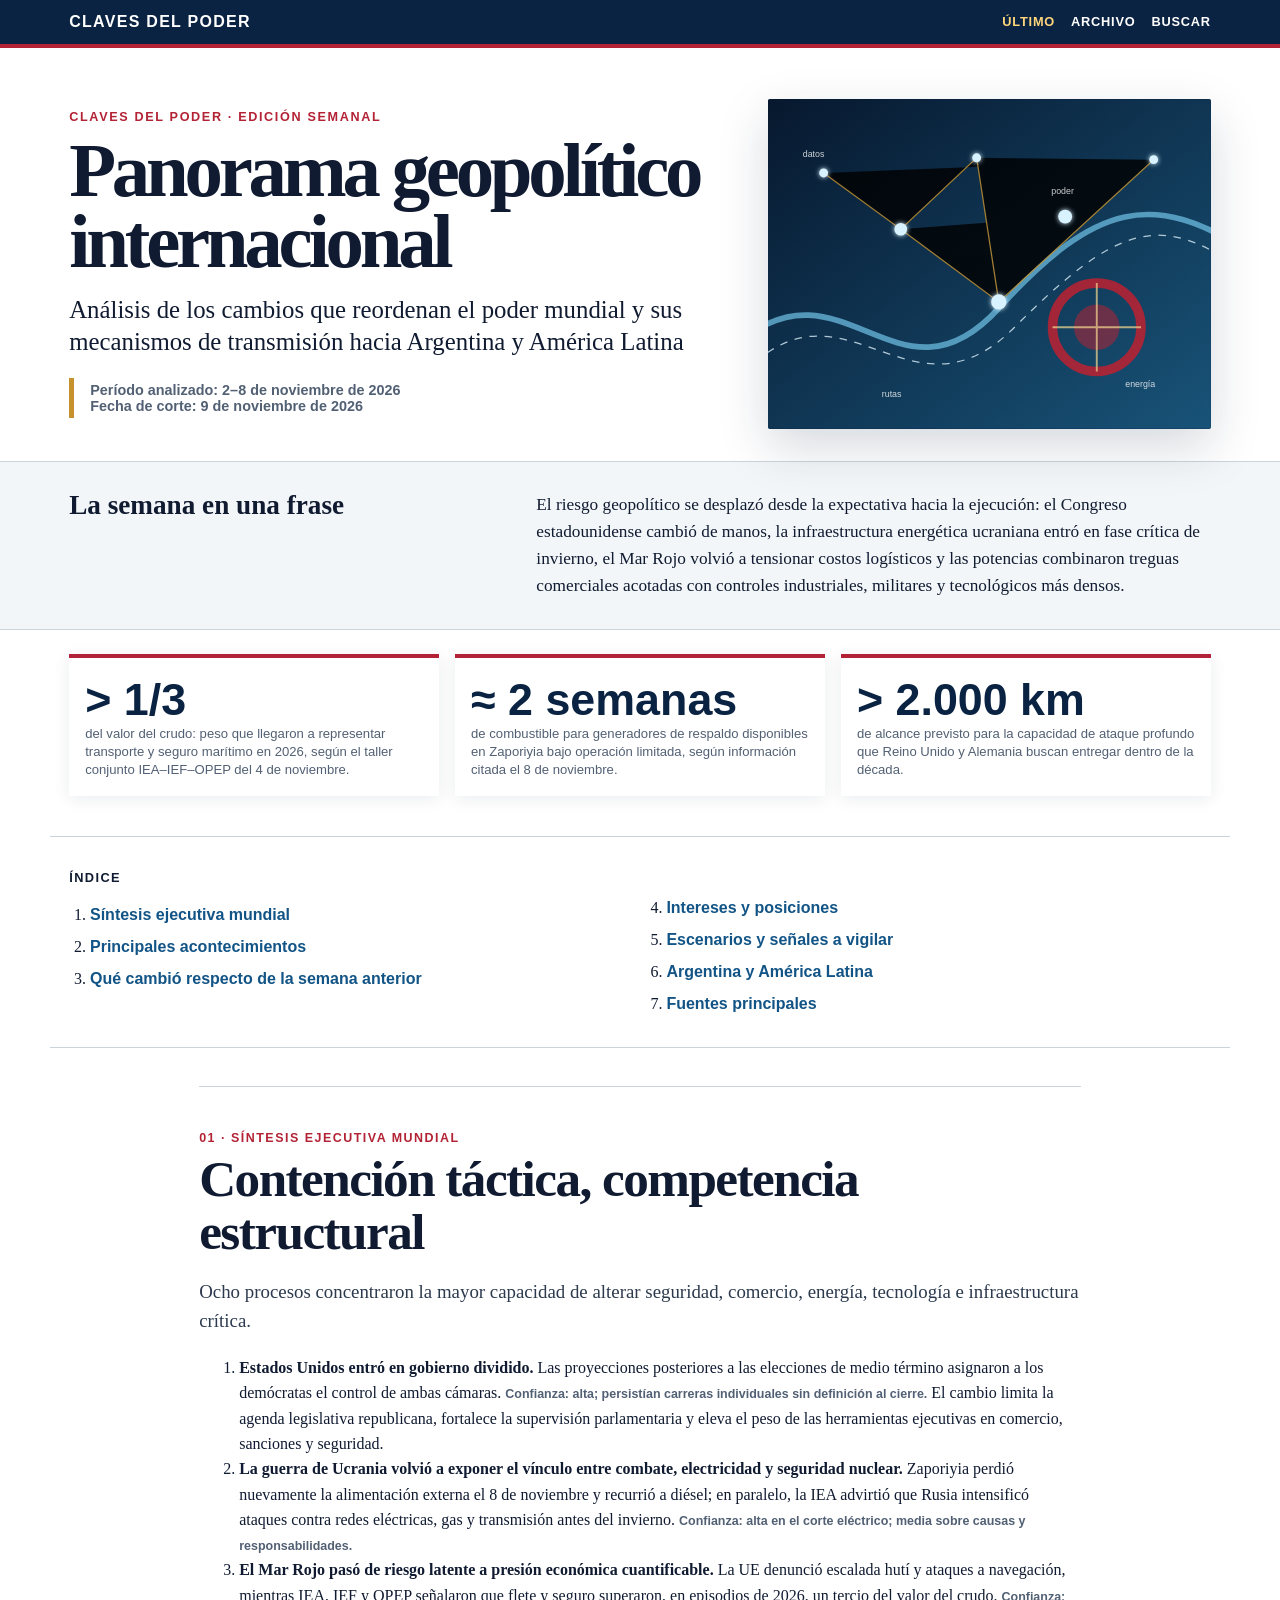
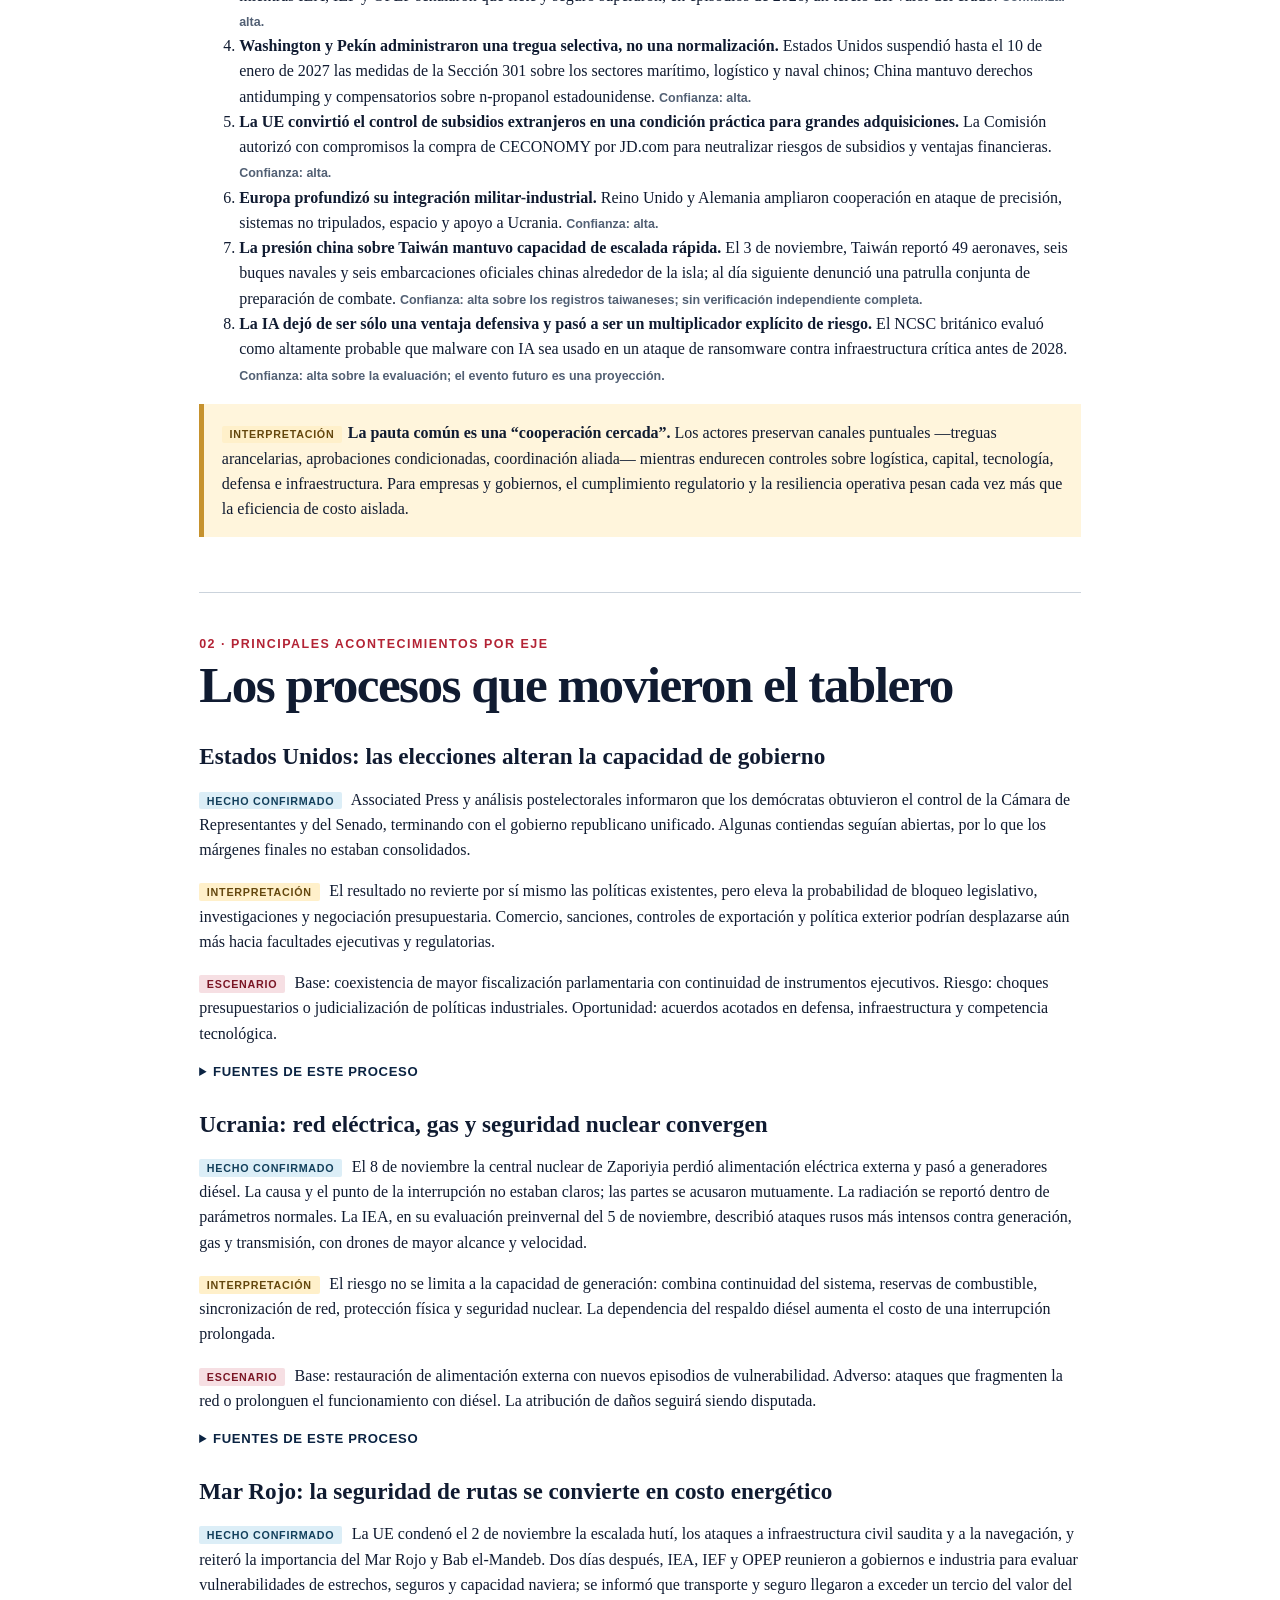
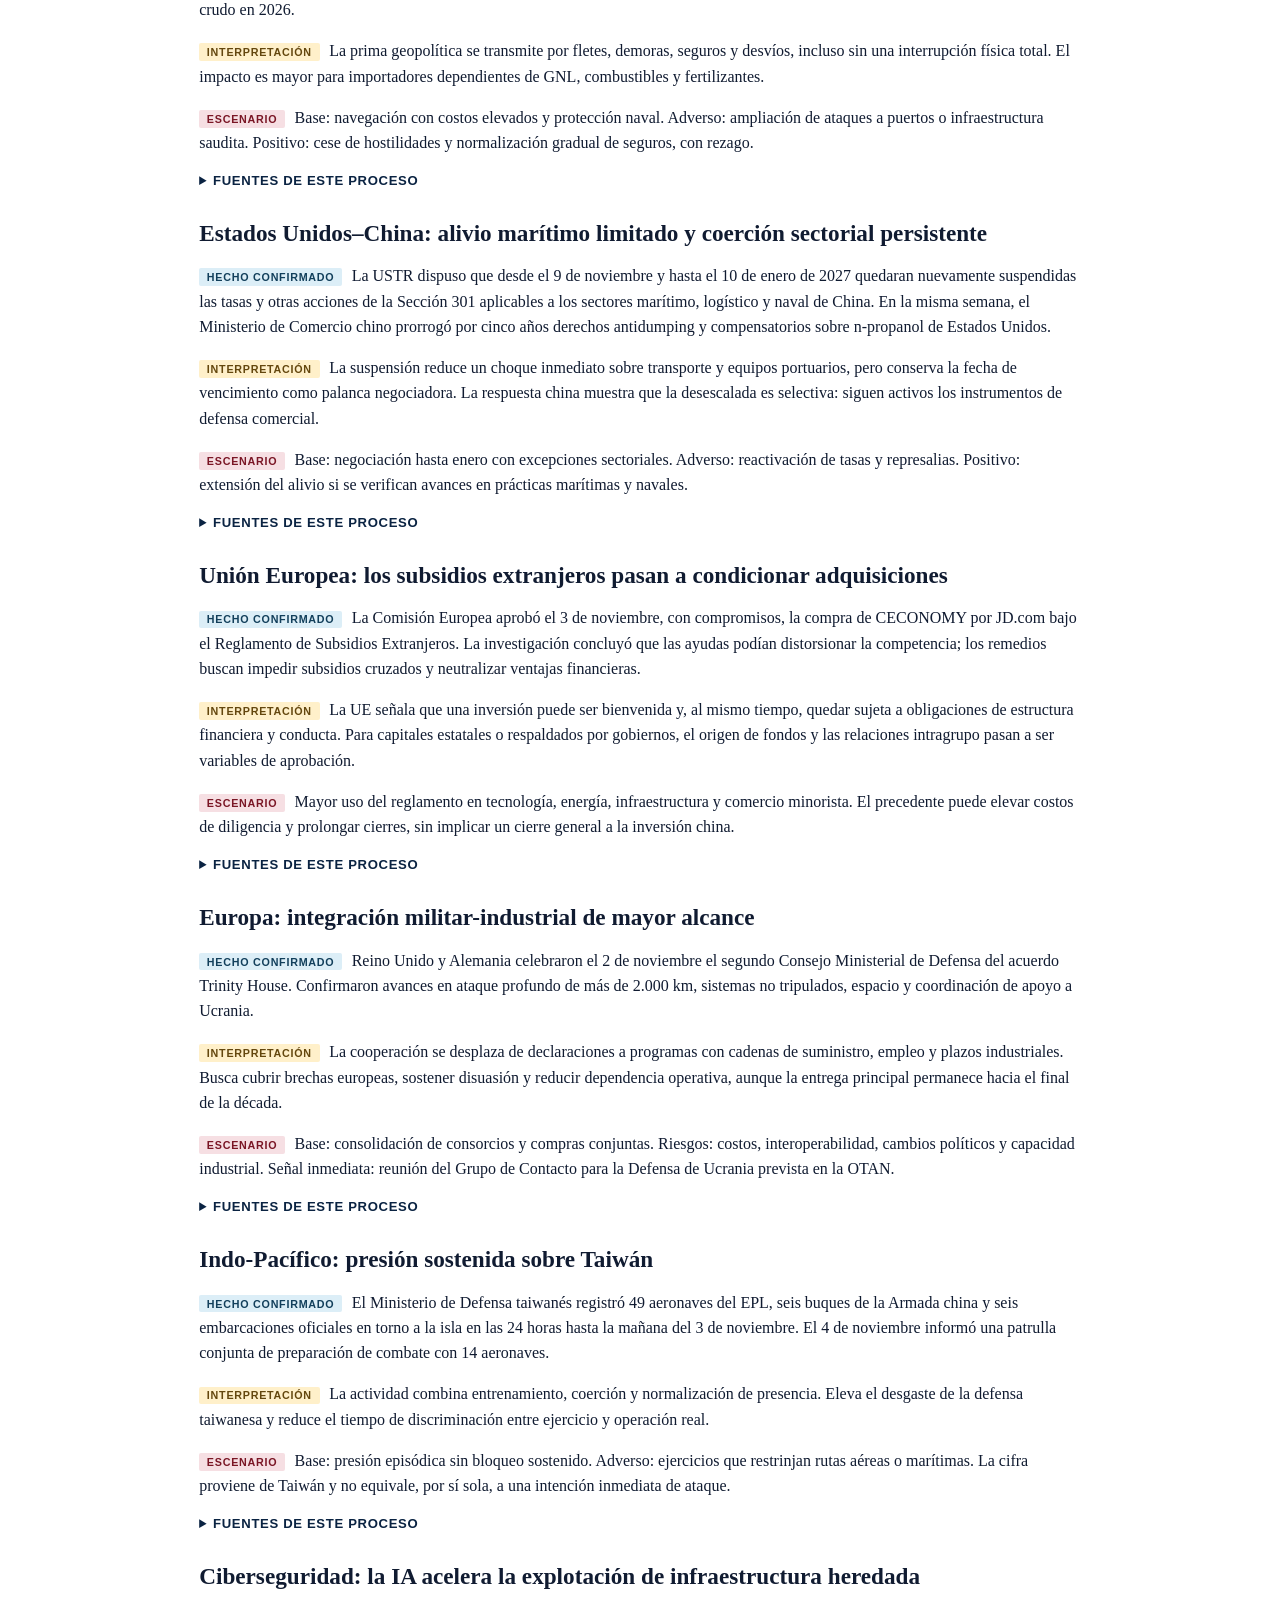
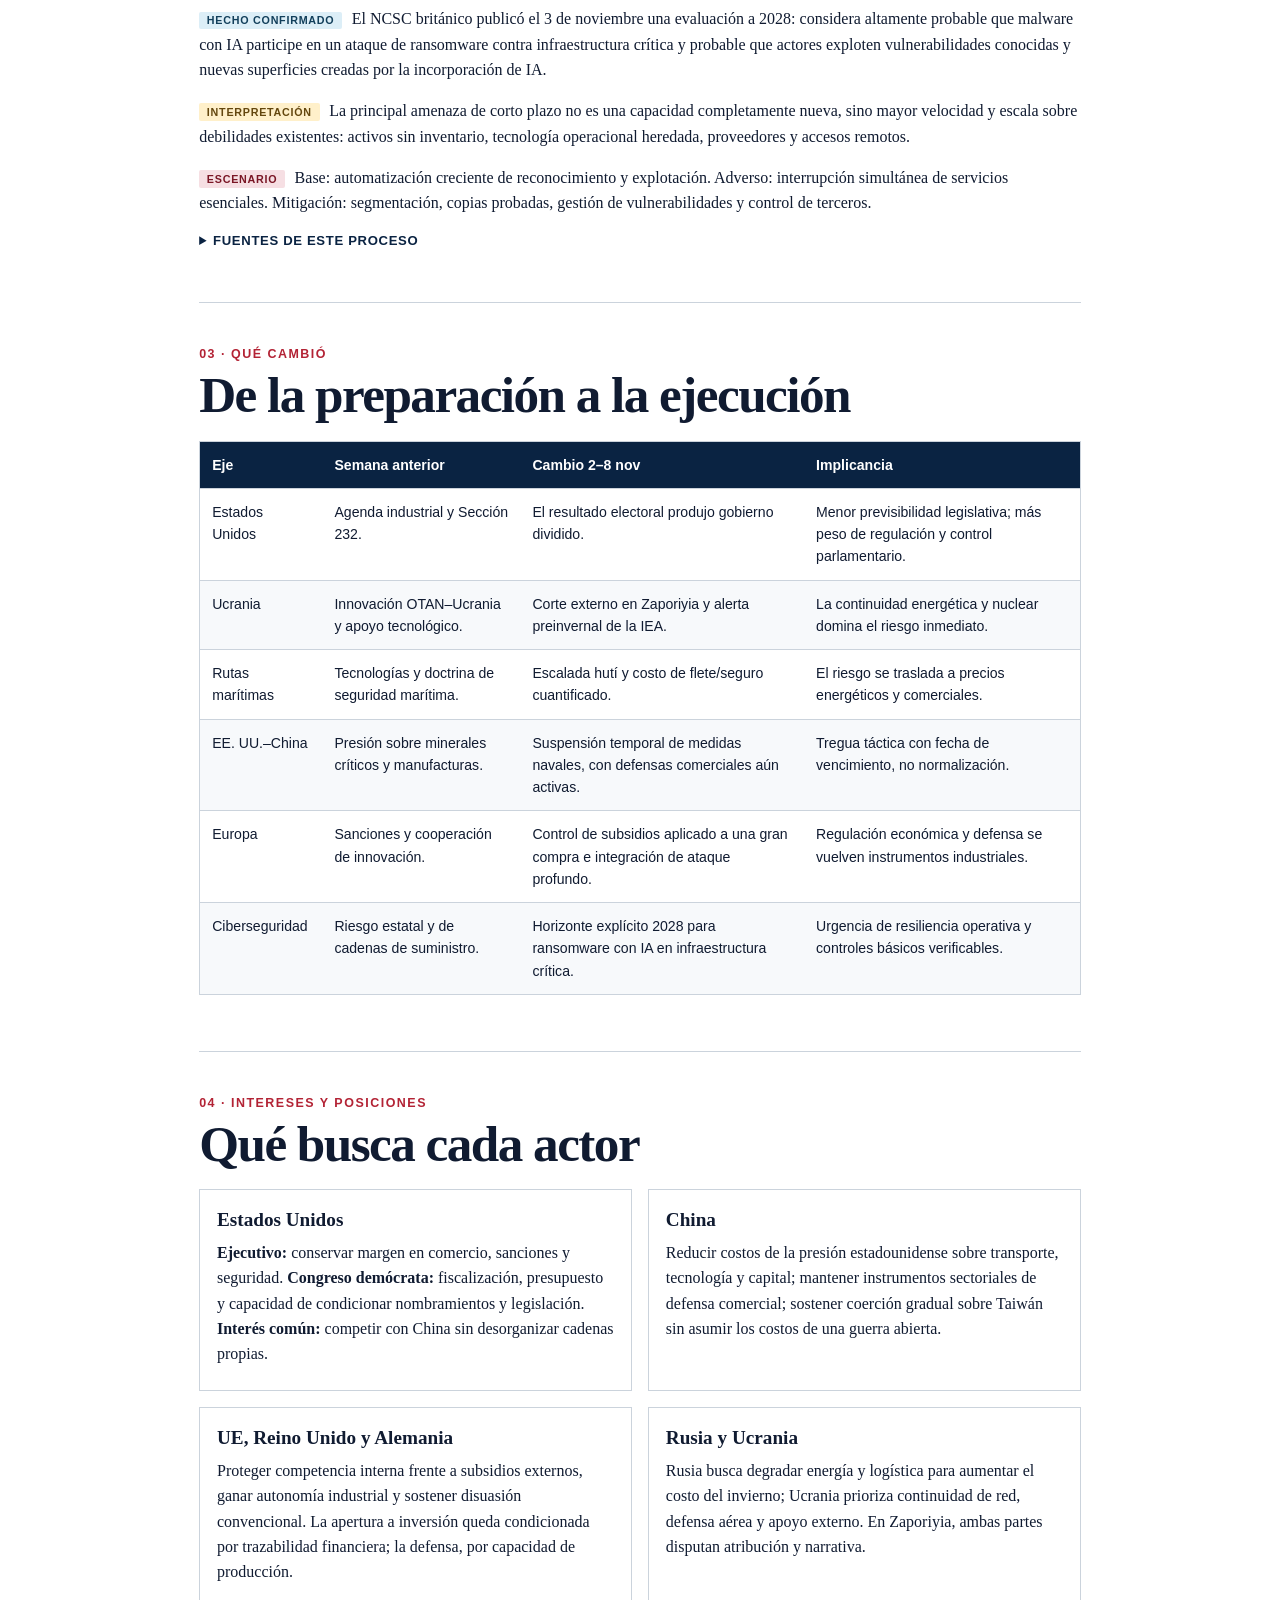
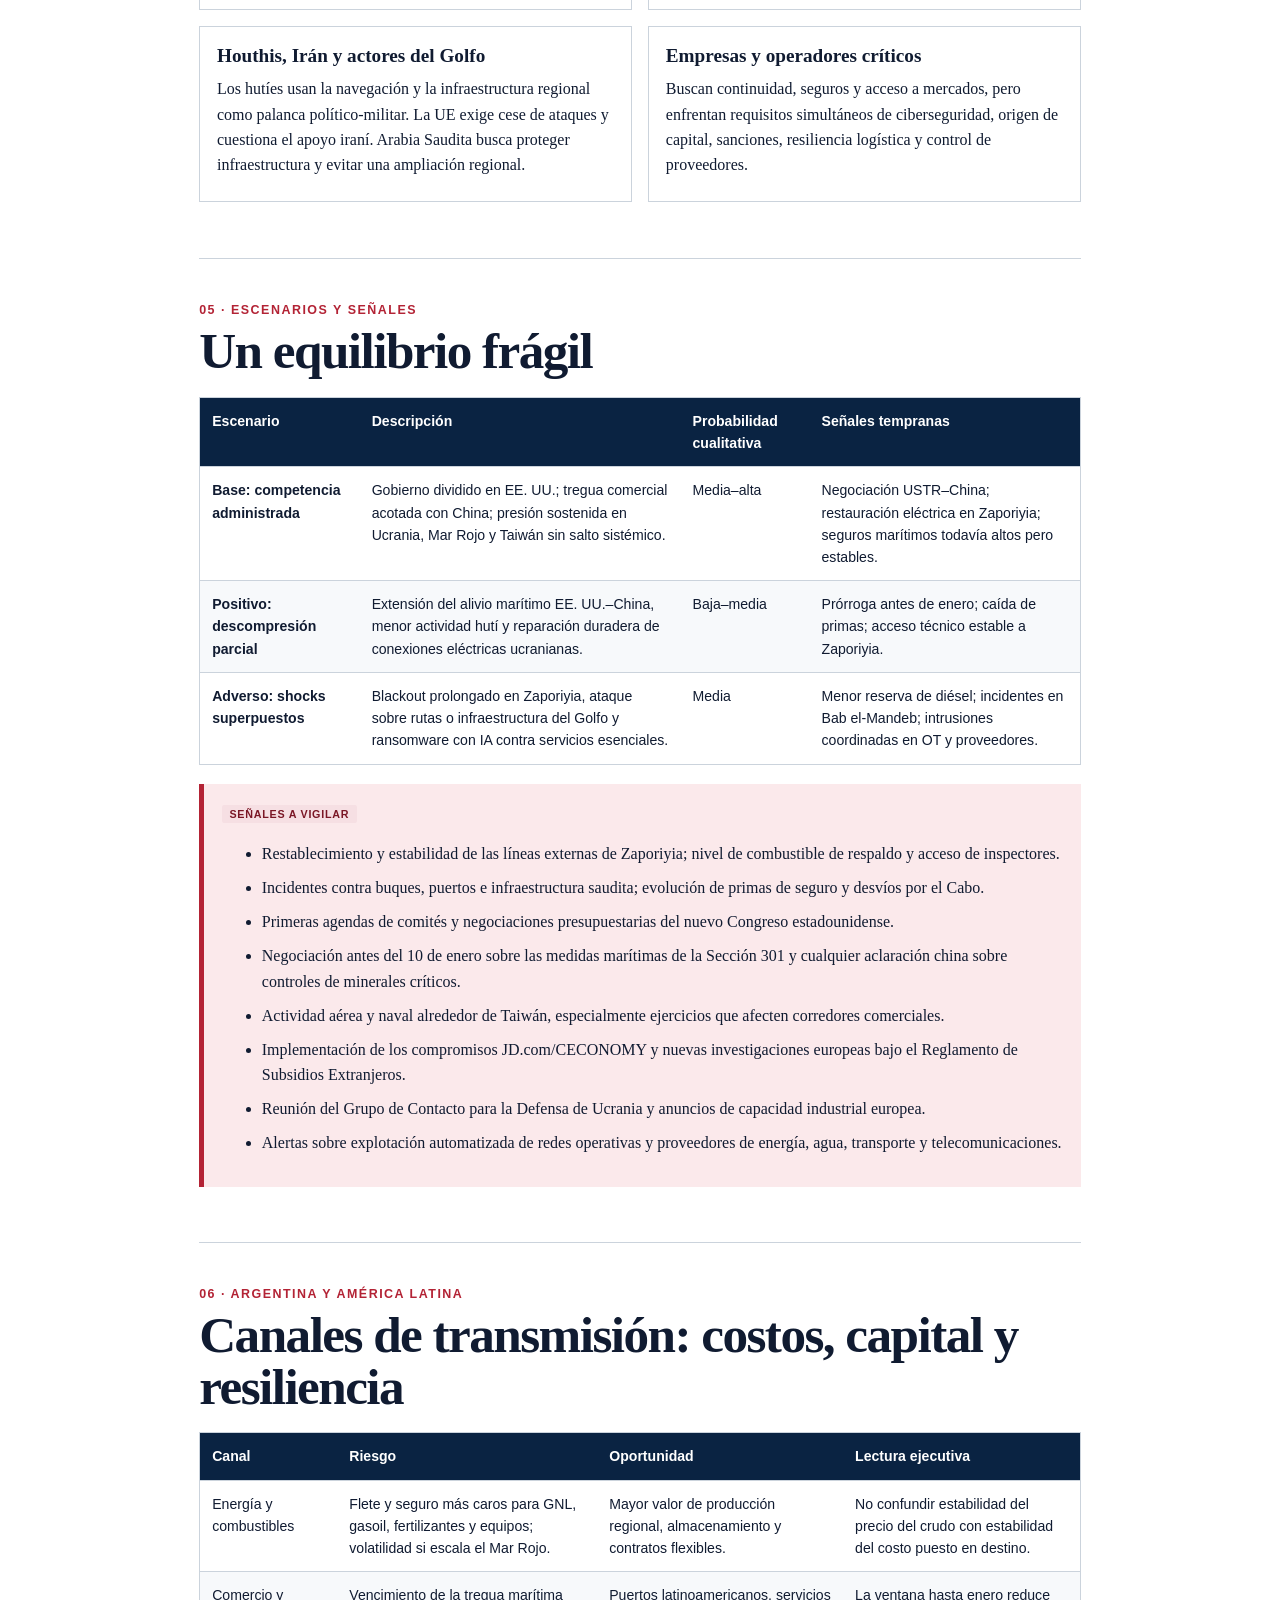
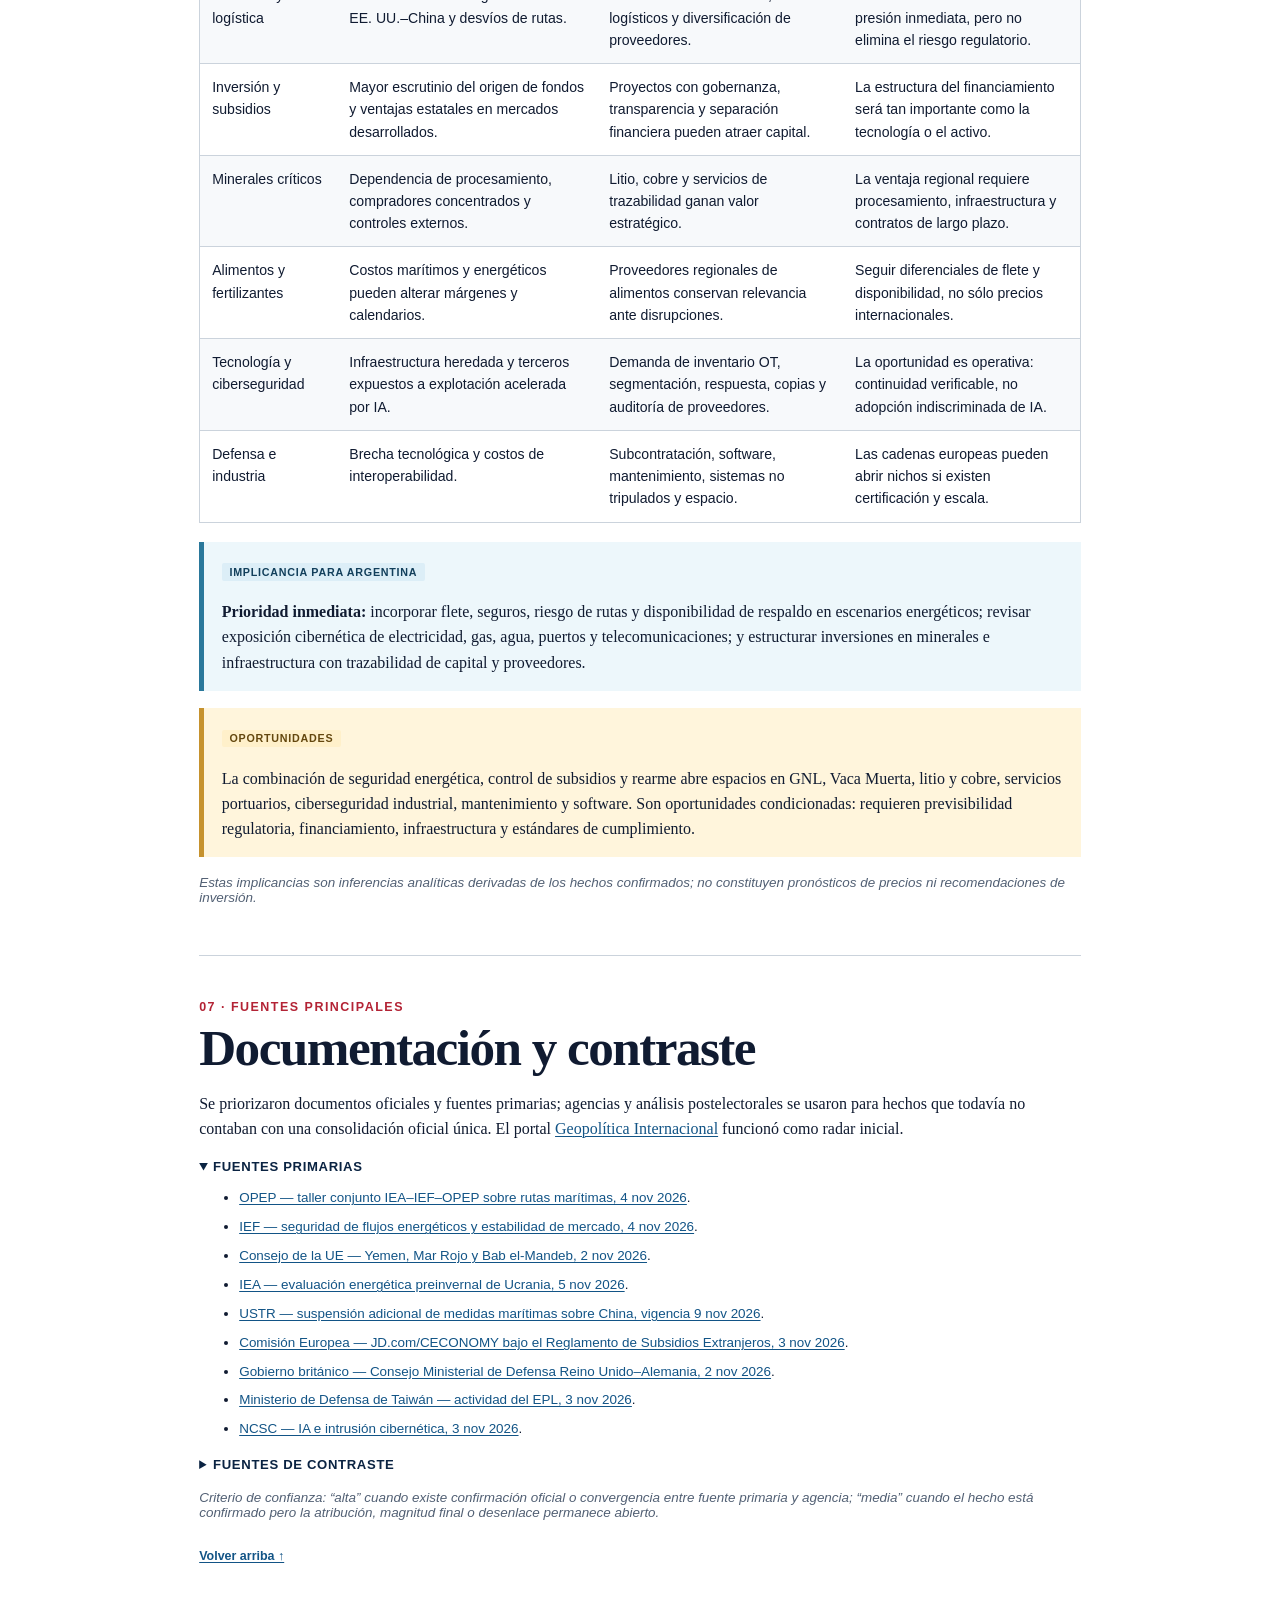
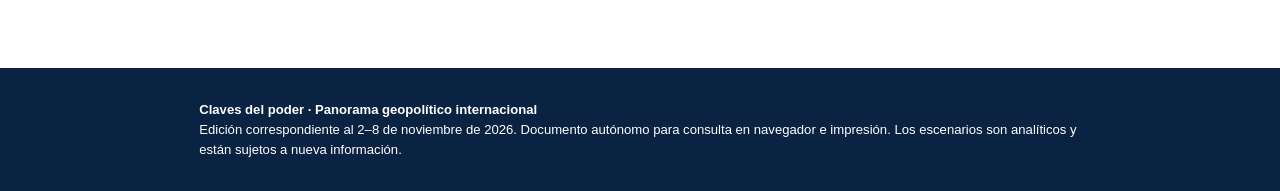
<file: panorama-semanal/ediciones/2026/11/2026-11-09/index.html>
<!doctype html>
<html lang="es">
<head>
<meta charset="utf-8">
<meta name="viewport" content="width=device-width,initial-scale=1">
<meta name="description" content="Panorama geopolítico internacional del 2 al 8 de noviembre de 2026: poder, seguridad, energía, comercio, defensa, tecnología e implicancias para Argentina y América Latina.">
<title>Panorama geopolítico internacional | 2–8 nov 2026</title>
<style>
:root{--ink:#101b31;--navy:#0a2342;--red:#b32335;--sky:#dceef7;--gold:#c6922e;--paper:#fff;--mist:#f3f6f8;--line:#cbd3dc;--muted:#526074;--ok:#eaf5ef;--warn:#fff5dc;--risk:#fbe9eb;--serif:Georgia,"Times New Roman",serif;--sans:Arial,Helvetica,sans-serif}
*{box-sizing:border-box}html{scroll-behavior:smooth}body{margin:0;background:var(--paper);color:var(--ink);font-family:var(--serif);line-height:1.58}a{color:#125486;text-decoration-thickness:1px;text-underline-offset:2px}a:hover{color:var(--red)}.sitebar{background:var(--navy);color:#fff;border-bottom:4px solid var(--red)}.sitebar__inner{max-width:1180px;margin:auto;padding:.8rem 1.2rem;display:flex;align-items:center;justify-content:space-between;gap:1rem}.brand{color:#fff;text-decoration:none;font:700 1rem var(--sans);letter-spacing:.08em;text-transform:uppercase}.menu{display:flex;gap:1rem;flex-wrap:wrap}.menu a{color:#fff;text-decoration:none;font:700 .8rem var(--sans);text-transform:uppercase;letter-spacing:.06em}.menu a[aria-current="page"]{color:#ffd57b}.hero{max-width:1180px;margin:auto;padding:3.2rem 1.2rem 2rem;display:grid;grid-template-columns:minmax(0,1.2fr) minmax(280px,.8fr);gap:2.2rem;align-items:center}.eyebrow{margin:0 0 .7rem;color:var(--red);font:800 .79rem var(--sans);letter-spacing:.13em;text-transform:uppercase}.hero h1{font-size:clamp(2.6rem,6vw,5.2rem);line-height:.93;letter-spacing:-.055em;margin:.2rem 0 1rem}.subtitle{font-size:clamp(1.15rem,2vw,1.55rem);line-height:1.3;margin:0 0 1.25rem;max-width:760px}.dateline{border-left:5px solid var(--gold);padding:.25rem 0 .25rem 1rem;font:700 .9rem var(--sans);color:var(--muted)}.art{background:linear-gradient(145deg,#071a32,#113d66);border-radius:2px;overflow:hidden;min-height:330px;box-shadow:0 18px 50px #0a23422c}.art svg{display:block;width:100%;height:100%;min-height:330px}.opening{background:var(--mist);border-top:1px solid var(--line);border-bottom:1px solid var(--line)}.opening__inner{max-width:1180px;margin:auto;padding:1.8rem 1.2rem;display:grid;grid-template-columns:1fr 1.55fr;gap:2rem}.opening h2{font-size:1.7rem;line-height:1.1;margin:0}.opening p{margin:0;font-size:1.08rem}.kpis{max-width:1180px;margin:0 auto;padding:1.5rem 1.2rem;display:grid;grid-template-columns:repeat(3,1fr);gap:1rem}.kpi{border-top:4px solid var(--red);padding:1rem;background:#fff;box-shadow:0 3px 16px #0a234215}.kpi b{display:block;font:800 clamp(1.8rem,4vw,2.8rem) var(--sans);color:var(--navy)}.kpi span{display:block;font:.82rem/1.4 var(--sans);color:var(--muted)}.toc{max-width:1180px;margin:1rem auto 2.4rem;padding:1.4rem 1.2rem;border-top:1px solid var(--line);border-bottom:1px solid var(--line)}.toc h2{font:800 .8rem var(--sans);letter-spacing:.11em;text-transform:uppercase}.toc ol{columns:2;column-gap:2rem;padding-left:1.3rem;margin:.5rem 0}.toc li{break-inside:avoid;margin:.42rem 0}.toc a{text-decoration:none;font-family:var(--sans);font-weight:700}.report{max-width:920px;margin:auto;padding:0 1.2rem 4rem}.section{scroll-margin-top:1rem;padding:2.3rem 0;border-top:1px solid var(--line)}.section-number{color:var(--red);font:800 .78rem var(--sans);letter-spacing:.12em;text-transform:uppercase}.section h2{font-size:clamp(2rem,4vw,3.2rem);line-height:1.02;letter-spacing:-.03em;margin:.25rem 0 1rem}.section h3{font-size:1.45rem;line-height:1.18;margin:2rem 0 .6rem}.dek{font-size:1.18rem;color:#2c3a4e}.label{display:inline-block;padding:.18rem .48rem;margin-right:.35rem;border-radius:2px;font:800 .67rem var(--sans);letter-spacing:.07em;text-transform:uppercase}.fact{background:#dceef7;color:#123f5b}.analysis{background:#fff0ca;color:#64470e}.scenario{background:#f6dfe3;color:#7a1625}.confidence{font:700 .78rem var(--sans);color:var(--muted)}.callout{margin:1.1rem 0;padding:1rem 1.1rem;border-left:5px solid var(--gold);background:var(--warn)}.callout.factbox{border-color:#2a789b;background:#edf7fb}.callout.riskbox{border-color:var(--red);background:var(--risk)}.callout p:last-child{margin-bottom:0}.cards{display:grid;grid-template-columns:repeat(2,1fr);gap:1rem;margin:1.2rem 0}.card{border:1px solid var(--line);padding:1.05rem;background:#fff}.card h3{margin:.1rem 0 .55rem;font-size:1.2rem}.card p{margin:.45rem 0}.delta{border-left:4px solid var(--sky);padding-left:1rem}.table-wrap{overflow-x:auto;margin:1.2rem 0;border:1px solid var(--line)}table{border-collapse:collapse;width:100%;min-width:720px;font-family:var(--sans);font-size:.88rem}th{background:var(--navy);color:#fff;text-align:left;padding:.75rem;vertical-align:top}td{border-top:1px solid var(--line);padding:.75rem;vertical-align:top}tr:nth-child(even) td{background:#f7f9fb}.signal-list li{margin:.55rem 0}.sourcebox{margin:1.1rem 0}.sourcebox summary{cursor:pointer;color:var(--navy);font:800 .82rem var(--sans);text-transform:uppercase;letter-spacing:.05em}.sourcebox ul{font-family:var(--sans);font-size:.84rem;overflow-wrap:anywhere}.sourcebox li{margin:.48rem 0}.note{font:italic .84rem var(--sans);color:var(--muted)}.footer{background:var(--navy);color:#fff}.footer__inner{max-width:920px;margin:auto;padding:2rem 1.2rem;font:.82rem/1.5 var(--sans)}.footer a{color:#bfe8ff}.top{display:inline-block;margin-top:1rem;font:700 .78rem var(--sans)}
@media(max-width:760px){.hero{grid-template-columns:1fr;padding-top:2rem}.art{min-height:240px}.art svg{min-height:240px}.opening__inner{grid-template-columns:1fr}.kpis{grid-template-columns:1fr}.toc ol{columns:1}.cards{grid-template-columns:1fr}.sitebar__inner{align-items:flex-start;flex-direction:column}.hero h1{font-size:3.25rem}.report{padding-left:1rem;padding-right:1rem}}
@media print{.sitebar,.toc,.top{display:none}.hero{padding-top:1rem}.art{box-shadow:none}.section{break-inside:auto}.card,.callout,.kpi,table{break-inside:avoid}a{color:inherit;text-decoration:none}body{font-size:10.5pt}.hero,.opening__inner,.kpis,.report,.footer__inner{max-width:none}.sourcebox{display:block}.sourcebox[open] summary{display:list-item}}
</style>
</head>
<body id="inicio">
<header class="sitebar"><div class="sitebar__inner"><a class="brand" href="/geopolitica-internacional/panorama-semanal/">Claves del poder</a><nav class="menu" aria-label="Navegación principal"><a href="/geopolitica-internacional/panorama-semanal/" aria-current="page">Último</a><a href="/geopolitica-internacional/panorama-semanal/archivo/">Archivo</a><a href="/geopolitica-internacional/panorama-semanal/buscar/">Buscar</a></nav></div></header>

<main>
<section class="hero">
  <div><p class="eyebrow">Claves del poder · Edición semanal</p><h1>Panorama geopolítico internacional</h1><p class="subtitle">Análisis de los cambios que reordenan el poder mundial y sus mecanismos de transmisión hacia Argentina y América Latina</p><div class="dateline">Período analizado: 2–8 de noviembre de 2026<br>Fecha de corte: 9 de noviembre de 2026</div></div>
  <div class="art" role="img" aria-label="Ilustración abstracta original de redes de poder, rutas marítimas, energía y tecnología">
  <svg viewBox="0 0 700 520" xmlns="http://www.w3.org/2000/svg" aria-hidden="true"><defs><linearGradient id="g" x1="0" y1="0" x2="1" y2="1"><stop stop-color="#07182e"/><stop offset="1" stop-color="#185378"/></linearGradient><filter id="glow"><feGaussianBlur stdDeviation="4" result="b"/><feMerge><feMergeNode in="b"/><feMergeNode in="SourceGraphic"/></feMerge></filter></defs><rect width="700" height="520" fill="url(#g)"/><path d="M-40 380 C120 250 210 500 365 330 S610 145 760 240" fill="none" stroke="#71c4e9" stroke-width="9" opacity=".7"/><path d="M-20 415 C130 285 230 520 390 360 S620 175 750 270" fill="none" stroke="#d7edf7" stroke-width="2" stroke-dasharray="12 12" opacity=".8"/><g stroke="#c6922e" stroke-width="2" opacity=".8"><path d="M88 116L210 205L330 92L470 185L610 95"/><path d="M210 205L365 320L470 185"/><path d="M330 92L365 320L610 95"/></g><g fill="#d9f2ff" filter="url(#glow)"><circle cx="88" cy="116" r="7"/><circle cx="210" cy="205" r="10"/><circle cx="330" cy="92" r="7"/><circle cx="470" cy="185" r="11"/><circle cx="610" cy="95" r="7"/><circle cx="365" cy="320" r="12"/></g><circle cx="520" cy="360" r="70" fill="none" stroke="#b32335" stroke-width="15" opacity=".9"/><circle cx="520" cy="360" r="36" fill="#b32335" opacity=".55"/><path d="M520 290V430M450 360H590" stroke="#f7d98f" stroke-width="3" opacity=".7"/><g fill="#fff" font-family="Arial" font-size="14" opacity=".8"><text x="55" y="90">datos</text><text x="448" y="150">poder</text><text x="565" y="455">energía</text><text x="180" y="470">rutas</text></g></svg>
  </div>
</section>

<section class="opening"><div class="opening__inner"><h2>La semana en una frase</h2><p>El riesgo geopolítico se desplazó desde la expectativa hacia la ejecución: el Congreso estadounidense cambió de manos, la infraestructura energética ucraniana entró en fase crítica de invierno, el Mar Rojo volvió a tensionar costos logísticos y las potencias combinaron treguas comerciales acotadas con controles industriales, militares y tecnológicos más densos.</p></div></section>

<section class="kpis" aria-label="Indicadores destacados">
  <div class="kpi"><b>&gt; 1/3</b><span>del valor del crudo: peso que llegaron a representar transporte y seguro marítimo en 2026, según el taller conjunto IEA–IEF–OPEP del 4 de noviembre.</span></div>
  <div class="kpi"><b>≈ 2 semanas</b><span>de combustible para generadores de respaldo disponibles en Zaporiyia bajo operación limitada, según información citada el 8 de noviembre.</span></div>
  <div class="kpi"><b>&gt; 2.000 km</b><span>de alcance previsto para la capacidad de ataque profundo que Reino Unido y Alemania buscan entregar dentro de la década.</span></div>
</section>

<nav class="toc" aria-label="Índice"><h2>Índice</h2><ol><li><a href="#sintesis">Síntesis ejecutiva mundial</a></li><li><a href="#acontecimientos">Principales acontecimientos</a></li><li><a href="#cambios">Qué cambió respecto de la semana anterior</a></li><li><a href="#actores">Intereses y posiciones</a></li><li><a href="#escenarios">Escenarios y señales a vigilar</a></li><li><a href="#argentina">Argentina y América Latina</a></li><li><a href="#fuentes">Fuentes principales</a></li></ol></nav>

<article class="report">
<section class="section" id="sintesis"><span class="section-number">01 · Síntesis ejecutiva mundial</span><h2>Contención táctica, competencia estructural</h2><p class="dek">Ocho procesos concentraron la mayor capacidad de alterar seguridad, comercio, energía, tecnología e infraestructura crítica.</p>
<ol>
<li><strong>Estados Unidos entró en gobierno dividido.</strong> Las proyecciones posteriores a las elecciones de medio término asignaron a los demócratas el control de ambas cámaras. <span class="confidence">Confianza: alta; persistían carreras individuales sin definición al cierre.</span> El cambio limita la agenda legislativa republicana, fortalece la supervisión parlamentaria y eleva el peso de las herramientas ejecutivas en comercio, sanciones y seguridad.</li>
<li><strong>La guerra de Ucrania volvió a exponer el vínculo entre combate, electricidad y seguridad nuclear.</strong> Zaporiyia perdió nuevamente la alimentación externa el 8 de noviembre y recurrió a diésel; en paralelo, la IEA advirtió que Rusia intensificó ataques contra redes eléctricas, gas y transmisión antes del invierno. <span class="confidence">Confianza: alta en el corte eléctrico; media sobre causas y responsabilidades.</span></li>
<li><strong>El Mar Rojo pasó de riesgo latente a presión económica cuantificable.</strong> La UE denunció escalada hutí y ataques a navegación, mientras IEA, IEF y OPEP señalaron que flete y seguro superaron, en episodios de 2026, un tercio del valor del crudo. <span class="confidence">Confianza: alta.</span></li>
<li><strong>Washington y Pekín administraron una tregua selectiva, no una normalización.</strong> Estados Unidos suspendió hasta el 10 de enero de 2027 las medidas de la Sección 301 sobre los sectores marítimo, logístico y naval chinos; China mantuvo derechos antidumping y compensatorios sobre n-propanol estadounidense. <span class="confidence">Confianza: alta.</span></li>
<li><strong>La UE convirtió el control de subsidios extranjeros en una condición práctica para grandes adquisiciones.</strong> La Comisión autorizó con compromisos la compra de CECONOMY por JD.com para neutralizar riesgos de subsidios y ventajas financieras. <span class="confidence">Confianza: alta.</span></li>
<li><strong>Europa profundizó su integración militar-industrial.</strong> Reino Unido y Alemania ampliaron cooperación en ataque de precisión, sistemas no tripulados, espacio y apoyo a Ucrania. <span class="confidence">Confianza: alta.</span></li>
<li><strong>La presión china sobre Taiwán mantuvo capacidad de escalada rápida.</strong> El 3 de noviembre, Taiwán reportó 49 aeronaves, seis buques navales y seis embarcaciones oficiales chinas alrededor de la isla; al día siguiente denunció una patrulla conjunta de preparación de combate. <span class="confidence">Confianza: alta sobre los registros taiwaneses; sin verificación independiente completa.</span></li>
<li><strong>La IA dejó de ser sólo una ventaja defensiva y pasó a ser un multiplicador explícito de riesgo.</strong> El NCSC británico evaluó como altamente probable que malware con IA sea usado en un ataque de ransomware contra infraestructura crítica antes de 2028. <span class="confidence">Confianza: alta sobre la evaluación; el evento futuro es una proyección.</span></li>
</ol>
<div class="callout"><span class="label analysis">Interpretación</span><strong>La pauta común es una “cooperación cercada”.</strong> Los actores preservan canales puntuales —treguas arancelarias, aprobaciones condicionadas, coordinación aliada— mientras endurecen controles sobre logística, capital, tecnología, defensa e infraestructura. Para empresas y gobiernos, el cumplimiento regulatorio y la resiliencia operativa pesan cada vez más que la eficiencia de costo aislada.</div>
</section>

<section class="section" id="acontecimientos"><span class="section-number">02 · Principales acontecimientos por eje</span><h2>Los procesos que movieron el tablero</h2>

<h3>Estados Unidos: las elecciones alteran la capacidad de gobierno</h3><p><span class="label fact">Hecho confirmado</span> Associated Press y análisis postelectorales informaron que los demócratas obtuvieron el control de la Cámara de Representantes y del Senado, terminando con el gobierno republicano unificado. Algunas contiendas seguían abiertas, por lo que los márgenes finales no estaban consolidados.</p><p><span class="label analysis">Interpretación</span> El resultado no revierte por sí mismo las políticas existentes, pero eleva la probabilidad de bloqueo legislativo, investigaciones y negociación presupuestaria. Comercio, sanciones, controles de exportación y política exterior podrían desplazarse aún más hacia facultades ejecutivas y regulatorias.</p><p><span class="label scenario">Escenario</span> Base: coexistencia de mayor fiscalización parlamentaria con continuidad de instrumentos ejecutivos. Riesgo: choques presupuestarios o judicialización de políticas industriales. Oportunidad: acuerdos acotados en defensa, infraestructura y competencia tecnológica.</p>
<details class="sourcebox"><summary>Fuentes de este proceso</summary><ul><li><a href="https://apnews.com/article/f126e12e05b579a327b98481c0ae2226">Associated Press — Democrats win control of Congress (3–4 nov 2026)</a></li><li><a href="https://mwcllc.com/storage/media/2026-Post-Election-Report-11.06.26-at-830-am-1.pdf">McGuireWoods — 2026 Post-Election Report (6 nov 2026)</a></li></ul></details>

<h3>Ucrania: red eléctrica, gas y seguridad nuclear convergen</h3><p><span class="label fact">Hecho confirmado</span> El 8 de noviembre la central nuclear de Zaporiyia perdió alimentación eléctrica externa y pasó a generadores diésel. La causa y el punto de la interrupción no estaban claros; las partes se acusaron mutuamente. La radiación se reportó dentro de parámetros normales. La IEA, en su evaluación preinvernal del 5 de noviembre, describió ataques rusos más intensos contra generación, gas y transmisión, con drones de mayor alcance y velocidad.</p><p><span class="label analysis">Interpretación</span> El riesgo no se limita a la capacidad de generación: combina continuidad del sistema, reservas de combustible, sincronización de red, protección física y seguridad nuclear. La dependencia del respaldo diésel aumenta el costo de una interrupción prolongada.</p><p><span class="label scenario">Escenario</span> Base: restauración de alimentación externa con nuevos episodios de vulnerabilidad. Adverso: ataques que fragmenten la red o prolonguen el funcionamiento con diésel. La atribución de daños seguirá siendo disputada.</p>
<details class="sourcebox"><summary>Fuentes de este proceso</summary><ul><li><a href="https://sa.marketscreener.com/news/zaporizhzhia-nuclear-plant-relying-on-generators-again-after-losing-external-power-supply-ce785fd2d08cf220">Reuters — Zaporiyia vuelve a depender de generadores (8 nov 2026)</a></li><li><a href="https://www.iea.org/files/d3823d5d-4dc9-420f-8f5a-f5a26763c319/Ukrainesenergysecurity2026Pre-winterassessment2026-2027.pdf">IEA — Ukraine’s energy security: pre-winter assessment 2026–2027 (5 nov 2026)</a></li></ul></details>

<h3>Mar Rojo: la seguridad de rutas se convierte en costo energético</h3><p><span class="label fact">Hecho confirmado</span> La UE condenó el 2 de noviembre la escalada hutí, los ataques a infraestructura civil saudita y a la navegación, y reiteró la importancia del Mar Rojo y Bab el-Mandeb. Dos días después, IEA, IEF y OPEP reunieron a gobiernos e industria para evaluar vulnerabilidades de estrechos, seguros y capacidad naviera; se informó que transporte y seguro llegaron a exceder un tercio del valor del crudo en 2026.</p><p><span class="label analysis">Interpretación</span> La prima geopolítica se transmite por fletes, demoras, seguros y desvíos, incluso sin una interrupción física total. El impacto es mayor para importadores dependientes de GNL, combustibles y fertilizantes.</p><p><span class="label scenario">Escenario</span> Base: navegación con costos elevados y protección naval. Adverso: ampliación de ataques a puertos o infraestructura saudita. Positivo: cese de hostilidades y normalización gradual de seguros, con rezago.</p>
<details class="sourcebox"><summary>Fuentes de este proceso</summary><ul><li><a href="https://www.consilium.europa.eu/en/press/press-releases/2026/11/02/statement-of-the-high-representative-on-behalf-of-the-eu-on-the-situation-in-yemen/">Consejo de la UE — Declaración sobre Yemen y el Mar Rojo (2 nov 2026)</a></li><li><a href="https://www.opec.org/pr-detail/621-4-november-2026.html">OPEP — Taller IEA–IEF–OPEP sobre flujos y rutas marítimas (4 nov 2026)</a></li><li><a href="https://www.ief.org/events/joint-iea-ief-opec-technical-workshop-on-the-security-of-energy-flows-maritime-routes-and-market-stability">IEF — Security of energy flows, maritime routes and market stability (4 nov 2026)</a></li></ul></details>

<h3>Estados Unidos–China: alivio marítimo limitado y coerción sectorial persistente</h3><p><span class="label fact">Hecho confirmado</span> La USTR dispuso que desde el 9 de noviembre y hasta el 10 de enero de 2027 quedaran nuevamente suspendidas las tasas y otras acciones de la Sección 301 aplicables a los sectores marítimo, logístico y naval de China. En la misma semana, el Ministerio de Comercio chino prorrogó por cinco años derechos antidumping y compensatorios sobre n-propanol de Estados Unidos.</p><p><span class="label analysis">Interpretación</span> La suspensión reduce un choque inmediato sobre transporte y equipos portuarios, pero conserva la fecha de vencimiento como palanca negociadora. La respuesta china muestra que la desescalada es selectiva: siguen activos los instrumentos de defensa comercial.</p><p><span class="label scenario">Escenario</span> Base: negociación hasta enero con excepciones sectoriales. Adverso: reactivación de tasas y represalias. Positivo: extensión del alivio si se verifican avances en prácticas marítimas y navales.</p>
<details class="sourcebox"><summary>Fuentes de este proceso</summary><ul><li><a href="https://ustr.gov/sites/default/files/files/Issue_Areas/Enforcement/Section%20301/USTR%20Sec%20301%20Ships%20FRN%20Further%20Suspension.pdf">USTR — Further suspension of Section 301 actions on China’s maritime sectors (vigencia 9 nov 2026)</a></li><li><a href="https://cacs.mofcom.gov.cn/cacscms/article/jkdc?articleId=189698&amp;type=">MOFCOM — Continuación de derechos compensatorios sobre n-propanol (6 nov 2026)</a></li><li><a href="https://cacs.mofcom.gov.cn/cacscms/article/jkdc?articleId=189697&amp;type=">MOFCOM — Continuación de derechos antidumping sobre n-propanol (6 nov 2026)</a></li></ul></details>

<h3>Unión Europea: los subsidios extranjeros pasan a condicionar adquisiciones</h3><p><span class="label fact">Hecho confirmado</span> La Comisión Europea aprobó el 3 de noviembre, con compromisos, la compra de CECONOMY por JD.com bajo el Reglamento de Subsidios Extranjeros. La investigación concluyó que las ayudas podían distorsionar la competencia; los remedios buscan impedir subsidios cruzados y neutralizar ventajas financieras.</p><p><span class="label analysis">Interpretación</span> La UE señala que una inversión puede ser bienvenida y, al mismo tiempo, quedar sujeta a obligaciones de estructura financiera y conducta. Para capitales estatales o respaldados por gobiernos, el origen de fondos y las relaciones intragrupo pasan a ser variables de aprobación.</p><p><span class="label scenario">Escenario</span> Mayor uso del reglamento en tecnología, energía, infraestructura y comercio minorista. El precedente puede elevar costos de diligencia y prolongar cierres, sin implicar un cierre general a la inversión china.</p>
<details class="sourcebox"><summary>Fuentes de este proceso</summary><ul><li><a href="https://ec.europa.eu/commission/presscorner/api/files/document/print/en/ip_26_2300/IP_26_2300_EN.pdf">Comisión Europea — Aprobación condicionada de JD.com/CECONOMY (3 nov 2026)</a></li></ul></details>

<h3>Europa: integración militar-industrial de mayor alcance</h3><p><span class="label fact">Hecho confirmado</span> Reino Unido y Alemania celebraron el 2 de noviembre el segundo Consejo Ministerial de Defensa del acuerdo Trinity House. Confirmaron avances en ataque profundo de más de 2.000 km, sistemas no tripulados, espacio y coordinación de apoyo a Ucrania.</p><p><span class="label analysis">Interpretación</span> La cooperación se desplaza de declaraciones a programas con cadenas de suministro, empleo y plazos industriales. Busca cubrir brechas europeas, sostener disuasión y reducir dependencia operativa, aunque la entrega principal permanece hacia el final de la década.</p><p><span class="label scenario">Escenario</span> Base: consolidación de consorcios y compras conjuntas. Riesgos: costos, interoperabilidad, cambios políticos y capacidad industrial. Señal inmediata: reunión del Grupo de Contacto para la Defensa de Ucrania prevista en la OTAN.</p>
<details class="sourcebox"><summary>Fuentes de este proceso</summary><ul><li><a href="https://www.gov.uk/government/news/uk-germany-defence-ministerial-council-joint-statement--2">Gobierno del Reino Unido — Joint Statement del Consejo de Defensa UK–Germany (2 nov 2026)</a></li></ul></details>

<h3>Indo-Pacífico: presión sostenida sobre Taiwán</h3><p><span class="label fact">Hecho confirmado</span> El Ministerio de Defensa taiwanés registró 49 aeronaves del EPL, seis buques de la Armada china y seis embarcaciones oficiales en torno a la isla en las 24 horas hasta la mañana del 3 de noviembre. El 4 de noviembre informó una patrulla conjunta de preparación de combate con 14 aeronaves.</p><p><span class="label analysis">Interpretación</span> La actividad combina entrenamiento, coerción y normalización de presencia. Eleva el desgaste de la defensa taiwanesa y reduce el tiempo de discriminación entre ejercicio y operación real.</p><p><span class="label scenario">Escenario</span> Base: presión episódica sin bloqueo sostenido. Adverso: ejercicios que restrinjan rutas aéreas o marítimas. La cifra proviene de Taiwán y no equivale, por sí sola, a una intención inmediata de ataque.</p>
<details class="sourcebox"><summary>Fuentes de este proceso</summary><ul><li><a href="https://www.mnd.gov.tw/en/news/plaact/88121">Ministerio de Defensa de Taiwán — Actividad del EPL (3 nov 2026)</a></li><li><a href="https://www.mnd.gov.tw/en/News/PressRelease/88156">Ministerio de Defensa de Taiwán — Patrulla conjunta de preparación de combate (4 nov 2026)</a></li></ul></details>

<h3>Ciberseguridad: la IA acelera la explotación de infraestructura heredada</h3><p><span class="label fact">Hecho confirmado</span> El NCSC británico publicó el 3 de noviembre una evaluación a 2028: considera altamente probable que malware con IA participe en un ataque de ransomware contra infraestructura crítica y probable que actores exploten vulnerabilidades conocidas y nuevas superficies creadas por la incorporación de IA.</p><p><span class="label analysis">Interpretación</span> La principal amenaza de corto plazo no es una capacidad completamente nueva, sino mayor velocidad y escala sobre debilidades existentes: activos sin inventario, tecnología operacional heredada, proveedores y accesos remotos.</p><p><span class="label scenario">Escenario</span> Base: automatización creciente de reconocimiento y explotación. Adverso: interrupción simultánea de servicios esenciales. Mitigación: segmentación, copias probadas, gestión de vulnerabilidades y control de terceros.</p>
<details class="sourcebox"><summary>Fuentes de este proceso</summary><ul><li><a href="https://www.ncsc.gov.uk/news/cyber-chief-uk-facing-ai-powered-attacks-on-critical-infrastructure-in-two-years">NCSC — AI-powered attacks on critical infrastructure within two years (3 nov 2026)</a></li><li><a href="https://www.ncsc.gov.uk/report/artificial-intelligence-and-cyber-intrusion">NCSC — Artificial intelligence and cyber intrusion (3 nov 2026)</a></li></ul></details>
</section>

<section class="section" id="cambios"><span class="section-number">03 · Qué cambió</span><h2>De la preparación a la ejecución</h2>
<div class="table-wrap"><table><thead><tr><th>Eje</th><th>Semana anterior</th><th>Cambio 2–8 nov</th><th>Implicancia</th></tr></thead><tbody>
<tr><td>Estados Unidos</td><td>Agenda industrial y Sección 232.</td><td>El resultado electoral produjo gobierno dividido.</td><td>Menor previsibilidad legislativa; más peso de regulación y control parlamentario.</td></tr>
<tr><td>Ucrania</td><td>Innovación OTAN–Ucrania y apoyo tecnológico.</td><td>Corte externo en Zaporiyia y alerta preinvernal de la IEA.</td><td>La continuidad energética y nuclear domina el riesgo inmediato.</td></tr>
<tr><td>Rutas marítimas</td><td>Tecnologías y doctrina de seguridad marítima.</td><td>Escalada hutí y costo de flete/seguro cuantificado.</td><td>El riesgo se traslada a precios energéticos y comerciales.</td></tr>
<tr><td>EE. UU.–China</td><td>Presión sobre minerales críticos y manufacturas.</td><td>Suspensión temporal de medidas navales, con defensas comerciales aún activas.</td><td>Tregua táctica con fecha de vencimiento, no normalización.</td></tr>
<tr><td>Europa</td><td>Sanciones y cooperación de innovación.</td><td>Control de subsidios aplicado a una gran compra e integración de ataque profundo.</td><td>Regulación económica y defensa se vuelven instrumentos industriales.</td></tr>
<tr><td>Ciberseguridad</td><td>Riesgo estatal y de cadenas de suministro.</td><td>Horizonte explícito 2028 para ransomware con IA en infraestructura crítica.</td><td>Urgencia de resiliencia operativa y controles básicos verificables.</td></tr>
</tbody></table></div>
</section>

<section class="section" id="actores"><span class="section-number">04 · Intereses y posiciones</span><h2>Qué busca cada actor</h2><div class="cards">
<div class="card"><h3>Estados Unidos</h3><p><strong>Ejecutivo:</strong> conservar margen en comercio, sanciones y seguridad. <strong>Congreso demócrata:</strong> fiscalización, presupuesto y capacidad de condicionar nombramientos y legislación. <strong>Interés común:</strong> competir con China sin desorganizar cadenas propias.</p></div>
<div class="card"><h3>China</h3><p>Reducir costos de la presión estadounidense sobre transporte, tecnología y capital; mantener instrumentos sectoriales de defensa comercial; sostener coerción gradual sobre Taiwán sin asumir los costos de una guerra abierta.</p></div>
<div class="card"><h3>UE, Reino Unido y Alemania</h3><p>Proteger competencia interna frente a subsidios externos, ganar autonomía industrial y sostener disuasión convencional. La apertura a inversión queda condicionada por trazabilidad financiera; la defensa, por capacidad de producción.</p></div>
<div class="card"><h3>Rusia y Ucrania</h3><p>Rusia busca degradar energía y logística para aumentar el costo del invierno; Ucrania prioriza continuidad de red, defensa aérea y apoyo externo. En Zaporiyia, ambas partes disputan atribución y narrativa.</p></div>
<div class="card"><h3>Houthis, Irán y actores del Golfo</h3><p>Los hutíes usan la navegación y la infraestructura regional como palanca político-militar. La UE exige cese de ataques y cuestiona el apoyo iraní. Arabia Saudita busca proteger infraestructura y evitar una ampliación regional.</p></div>
<div class="card"><h3>Empresas y operadores críticos</h3><p>Buscan continuidad, seguros y acceso a mercados, pero enfrentan requisitos simultáneos de ciberseguridad, origen de capital, sanciones, resiliencia logística y control de proveedores.</p></div>
</div></section>

<section class="section" id="escenarios"><span class="section-number">05 · Escenarios y señales</span><h2>Un equilibrio frágil</h2>
<div class="table-wrap"><table><thead><tr><th>Escenario</th><th>Descripción</th><th>Probabilidad cualitativa</th><th>Señales tempranas</th></tr></thead><tbody>
<tr><td><strong>Base: competencia administrada</strong></td><td>Gobierno dividido en EE. UU.; tregua comercial acotada con China; presión sostenida en Ucrania, Mar Rojo y Taiwán sin salto sistémico.</td><td>Media–alta</td><td>Negociación USTR–China; restauración eléctrica en Zaporiyia; seguros marítimos todavía altos pero estables.</td></tr>
<tr><td><strong>Positivo: descompresión parcial</strong></td><td>Extensión del alivio marítimo EE. UU.–China, menor actividad hutí y reparación duradera de conexiones eléctricas ucranianas.</td><td>Baja–media</td><td>Prórroga antes de enero; caída de primas; acceso técnico estable a Zaporiyia.</td></tr>
<tr><td><strong>Adverso: shocks superpuestos</strong></td><td>Blackout prolongado en Zaporiyia, ataque sobre rutas o infraestructura del Golfo y ransomware con IA contra servicios esenciales.</td><td>Media</td><td>Menor reserva de diésel; incidentes en Bab el-Mandeb; intrusiones coordinadas en OT y proveedores.</td></tr>
</tbody></table></div>
<div class="callout riskbox"><span class="label scenario">Señales a vigilar</span><ul class="signal-list"><li>Restablecimiento y estabilidad de las líneas externas de Zaporiyia; nivel de combustible de respaldo y acceso de inspectores.</li><li>Incidentes contra buques, puertos e infraestructura saudita; evolución de primas de seguro y desvíos por el Cabo.</li><li>Primeras agendas de comités y negociaciones presupuestarias del nuevo Congreso estadounidense.</li><li>Negociación antes del 10 de enero sobre las medidas marítimas de la Sección 301 y cualquier aclaración china sobre controles de minerales críticos.</li><li>Actividad aérea y naval alrededor de Taiwán, especialmente ejercicios que afecten corredores comerciales.</li><li>Implementación de los compromisos JD.com/CECONOMY y nuevas investigaciones europeas bajo el Reglamento de Subsidios Extranjeros.</li><li>Reunión del Grupo de Contacto para la Defensa de Ucrania y anuncios de capacidad industrial europea.</li><li>Alertas sobre explotación automatizada de redes operativas y proveedores de energía, agua, transporte y telecomunicaciones.</li></ul></div>
</section>

<section class="section" id="argentina"><span class="section-number">06 · Argentina y América Latina</span><h2>Canales de transmisión: costos, capital y resiliencia</h2>
<div class="table-wrap"><table><thead><tr><th>Canal</th><th>Riesgo</th><th>Oportunidad</th><th>Lectura ejecutiva</th></tr></thead><tbody>
<tr><td>Energía y combustibles</td><td>Flete y seguro más caros para GNL, gasoil, fertilizantes y equipos; volatilidad si escala el Mar Rojo.</td><td>Mayor valor de producción regional, almacenamiento y contratos flexibles.</td><td>No confundir estabilidad del precio del crudo con estabilidad del costo puesto en destino.</td></tr>
<tr><td>Comercio y logística</td><td>Vencimiento de la tregua marítima EE. UU.–China y desvíos de rutas.</td><td>Puertos latinoamericanos, servicios logísticos y diversificación de proveedores.</td><td>La ventana hasta enero reduce presión inmediata, pero no elimina el riesgo regulatorio.</td></tr>
<tr><td>Inversión y subsidios</td><td>Mayor escrutinio del origen de fondos y ventajas estatales en mercados desarrollados.</td><td>Proyectos con gobernanza, transparencia y separación financiera pueden atraer capital.</td><td>La estructura del financiamiento será tan importante como la tecnología o el activo.</td></tr>
<tr><td>Minerales críticos</td><td>Dependencia de procesamiento, compradores concentrados y controles externos.</td><td>Litio, cobre y servicios de trazabilidad ganan valor estratégico.</td><td>La ventaja regional requiere procesamiento, infraestructura y contratos de largo plazo.</td></tr>
<tr><td>Alimentos y fertilizantes</td><td>Costos marítimos y energéticos pueden alterar márgenes y calendarios.</td><td>Proveedores regionales de alimentos conservan relevancia ante disrupciones.</td><td>Seguir diferenciales de flete y disponibilidad, no sólo precios internacionales.</td></tr>
<tr><td>Tecnología y ciberseguridad</td><td>Infraestructura heredada y terceros expuestos a explotación acelerada por IA.</td><td>Demanda de inventario OT, segmentación, respuesta, copias y auditoría de proveedores.</td><td>La oportunidad es operativa: continuidad verificable, no adopción indiscriminada de IA.</td></tr>
<tr><td>Defensa e industria</td><td>Brecha tecnológica y costos de interoperabilidad.</td><td>Subcontratación, software, mantenimiento, sistemas no tripulados y espacio.</td><td>Las cadenas europeas pueden abrir nichos si existen certificación y escala.</td></tr>
</tbody></table></div>
<div class="callout factbox"><span class="label fact">Implicancia para Argentina</span><p><strong>Prioridad inmediata:</strong> incorporar flete, seguros, riesgo de rutas y disponibilidad de respaldo en escenarios energéticos; revisar exposición cibernética de electricidad, gas, agua, puertos y telecomunicaciones; y estructurar inversiones en minerales e infraestructura con trazabilidad de capital y proveedores.</p></div>
<div class="callout"><span class="label analysis">Oportunidades</span><p>La combinación de seguridad energética, control de subsidios y rearme abre espacios en GNL, Vaca Muerta, litio y cobre, servicios portuarios, ciberseguridad industrial, mantenimiento y software. Son oportunidades condicionadas: requieren previsibilidad regulatoria, financiamiento, infraestructura y estándares de cumplimiento.</p></div>
<p class="note">Estas implicancias son inferencias analíticas derivadas de los hechos confirmados; no constituyen pronósticos de precios ni recomendaciones de inversión.</p>
</section>

<section class="section" id="fuentes"><span class="section-number">07 · Fuentes principales</span><h2>Documentación y contraste</h2><p>Se priorizaron documentos oficiales y fuentes primarias; agencias y análisis postelectorales se usaron para hechos que todavía no contaban con una consolidación oficial única. El portal <a href="https://fgpino.github.io/geopolitica-internacional/">Geopolítica Internacional</a> funcionó como radar inicial.</p>
<details class="sourcebox" open><summary>Fuentes primarias</summary><ul>
<li><a href="https://www.opec.org/pr-detail/621-4-november-2026.html">OPEP — taller conjunto IEA–IEF–OPEP sobre rutas marítimas, 4 nov 2026</a>.</li>
<li><a href="https://www.ief.org/events/joint-iea-ief-opec-technical-workshop-on-the-security-of-energy-flows-maritime-routes-and-market-stability">IEF — seguridad de flujos energéticos y estabilidad de mercado, 4 nov 2026</a>.</li>
<li><a href="https://www.consilium.europa.eu/en/press/press-releases/2026/11/02/statement-of-the-high-representative-on-behalf-of-the-eu-on-the-situation-in-yemen/">Consejo de la UE — Yemen, Mar Rojo y Bab el-Mandeb, 2 nov 2026</a>.</li>
<li><a href="https://www.iea.org/files/d3823d5d-4dc9-420f-8f5a-f5a26763c319/Ukrainesenergysecurity2026Pre-winterassessment2026-2027.pdf">IEA — evaluación energética preinvernal de Ucrania, 5 nov 2026</a>.</li>
<li><a href="https://ustr.gov/sites/default/files/files/Issue_Areas/Enforcement/Section%20301/USTR%20Sec%20301%20Ships%20FRN%20Further%20Suspension.pdf">USTR — suspensión adicional de medidas marítimas sobre China, vigencia 9 nov 2026</a>.</li>
<li><a href="https://ec.europa.eu/commission/presscorner/api/files/document/print/en/ip_26_2300/IP_26_2300_EN.pdf">Comisión Europea — JD.com/CECONOMY bajo el Reglamento de Subsidios Extranjeros, 3 nov 2026</a>.</li>
<li><a href="https://www.gov.uk/government/news/uk-germany-defence-ministerial-council-joint-statement--2">Gobierno británico — Consejo Ministerial de Defensa Reino Unido–Alemania, 2 nov 2026</a>.</li>
<li><a href="https://www.mnd.gov.tw/en/news/plaact/88121">Ministerio de Defensa de Taiwán — actividad del EPL, 3 nov 2026</a>.</li>
<li><a href="https://www.ncsc.gov.uk/report/artificial-intelligence-and-cyber-intrusion">NCSC — IA e intrusión cibernética, 3 nov 2026</a>.</li>
</ul></details>
<details class="sourcebox"><summary>Fuentes de contraste</summary><ul><li><a href="https://apnews.com/article/f126e12e05b579a327b98481c0ae2226">Associated Press — resultado del Congreso de Estados Unidos, 3–4 nov 2026</a>.</li><li><a href="https://sa.marketscreener.com/news/zaporizhzhia-nuclear-plant-relying-on-generators-again-after-losing-external-power-supply-ce785fd2d08cf220">Reuters — corte de alimentación externa en Zaporiyia, 8 nov 2026</a>.</li><li><a href="https://mwcllc.com/storage/media/2026-Post-Election-Report-11.06.26-at-830-am-1.pdf">McGuireWoods — reporte postelectoral, 6 nov 2026</a>.</li></ul></details>
<p class="note">Criterio de confianza: “alta” cuando existe confirmación oficial o convergencia entre fuente primaria y agencia; “media” cuando el hecho está confirmado pero la atribución, magnitud final o desenlace permanece abierto.</p><a class="top" href="#inicio">Volver arriba ↑</a>
</section>
</article>
</main>
<footer class="footer"><div class="footer__inner"><strong>Claves del poder · Panorama geopolítico internacional</strong><br>Edición correspondiente al 2–8 de noviembre de 2026. Documento autónomo para consulta en navegador e impresión. Los escenarios son analíticos y están sujetos a nueva información.</div></footer>
</body>
</html>
</file>
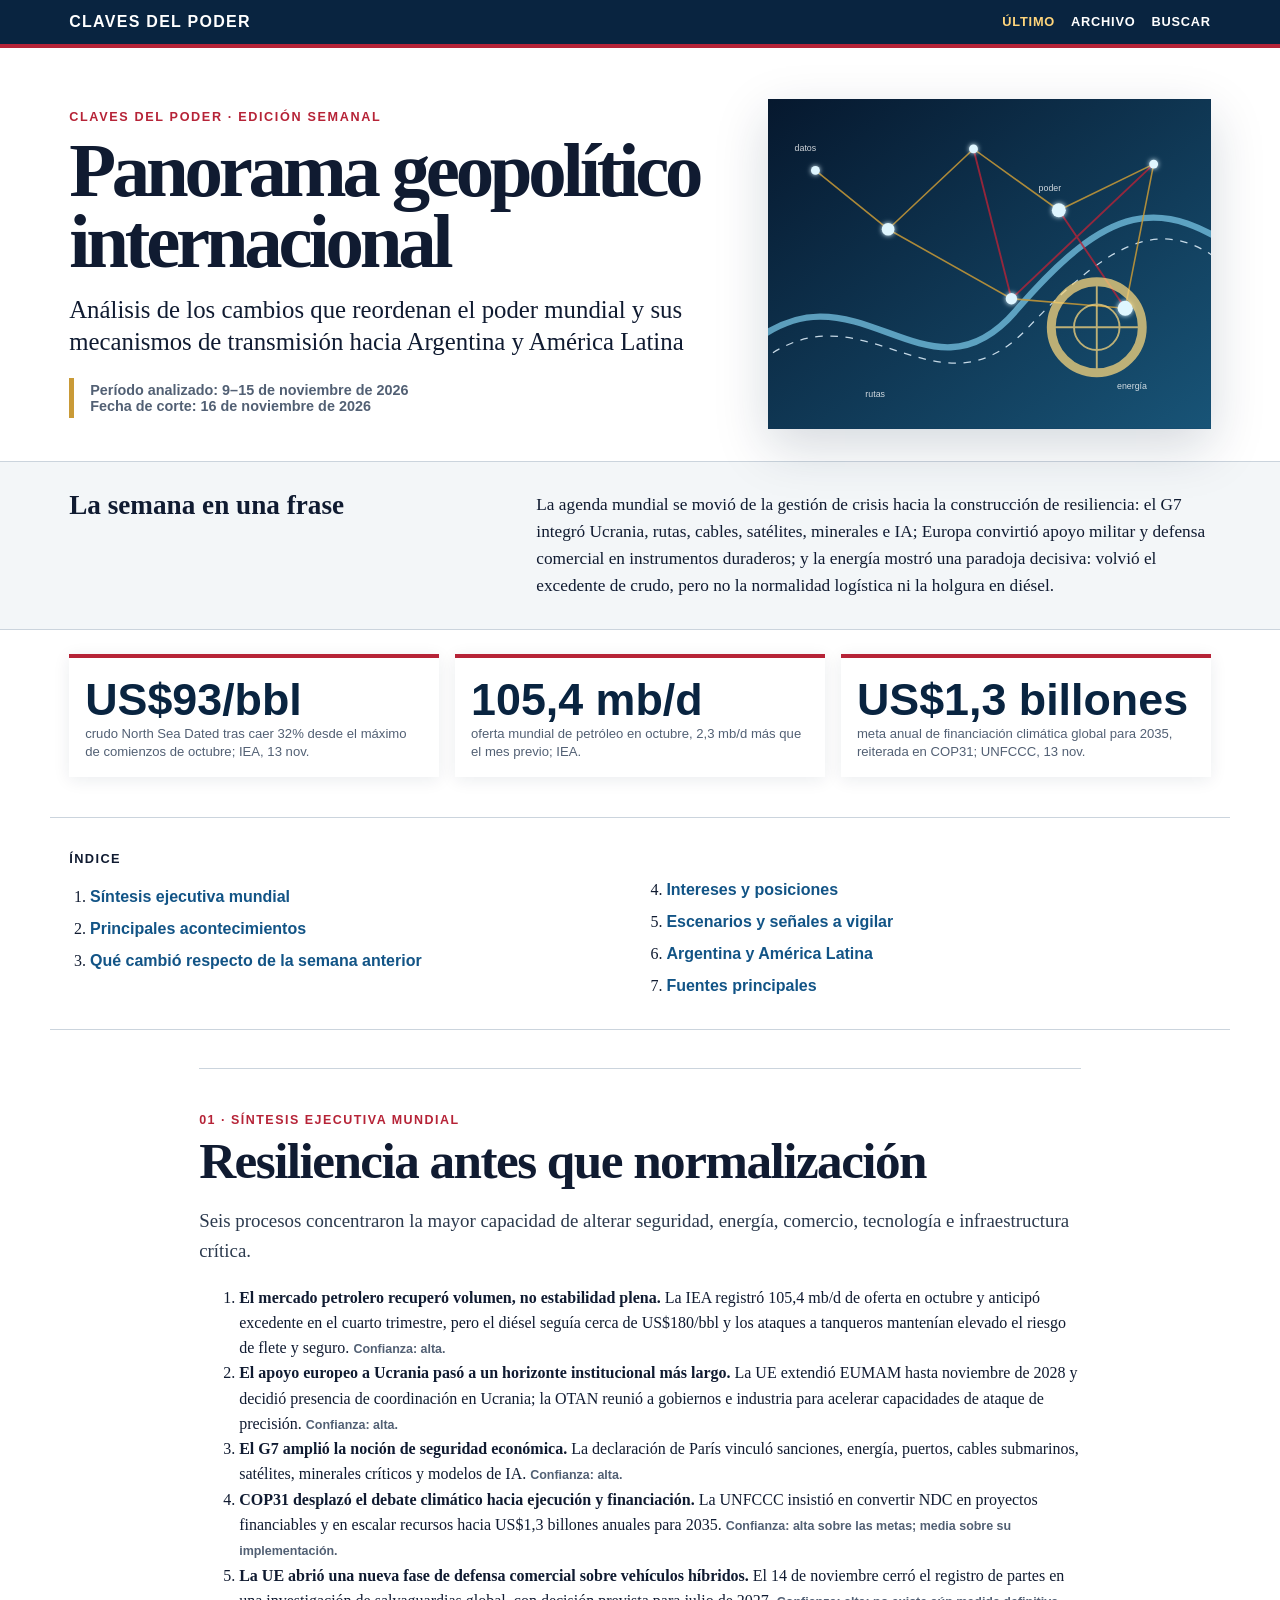
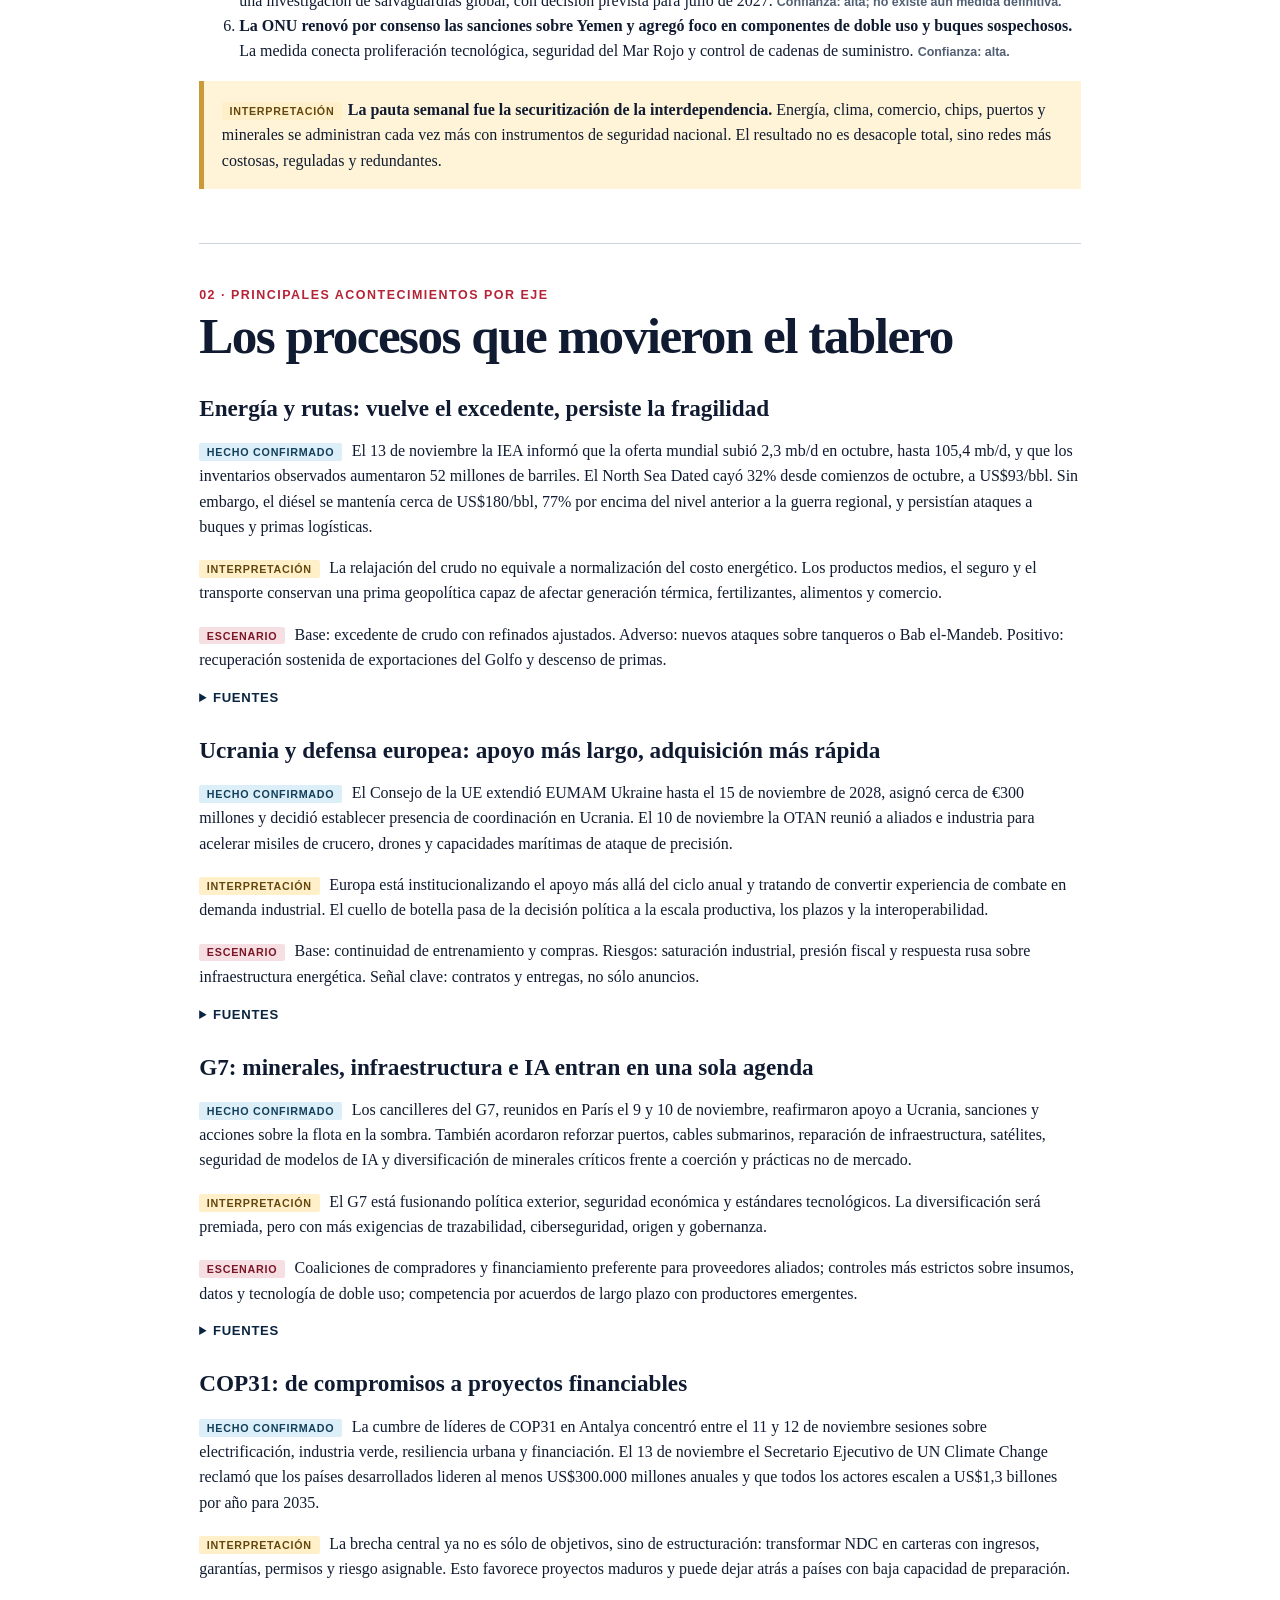
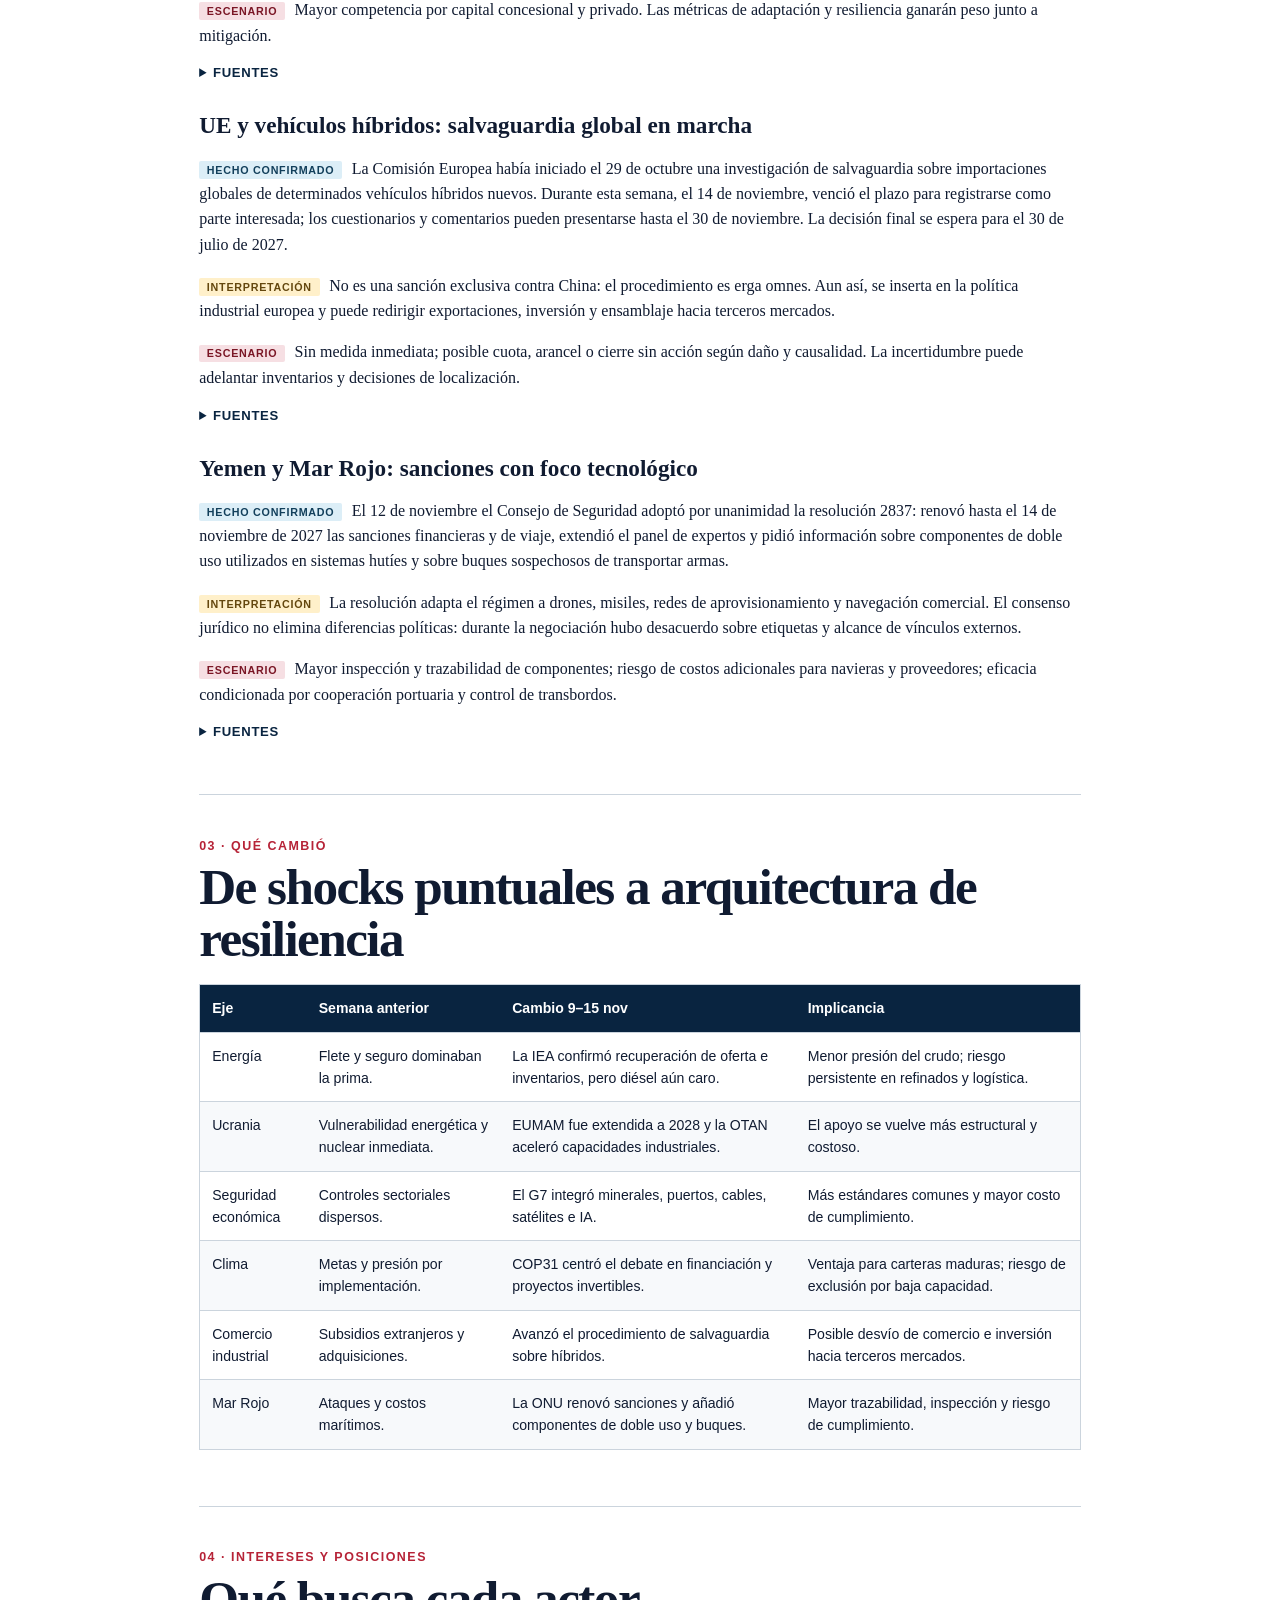
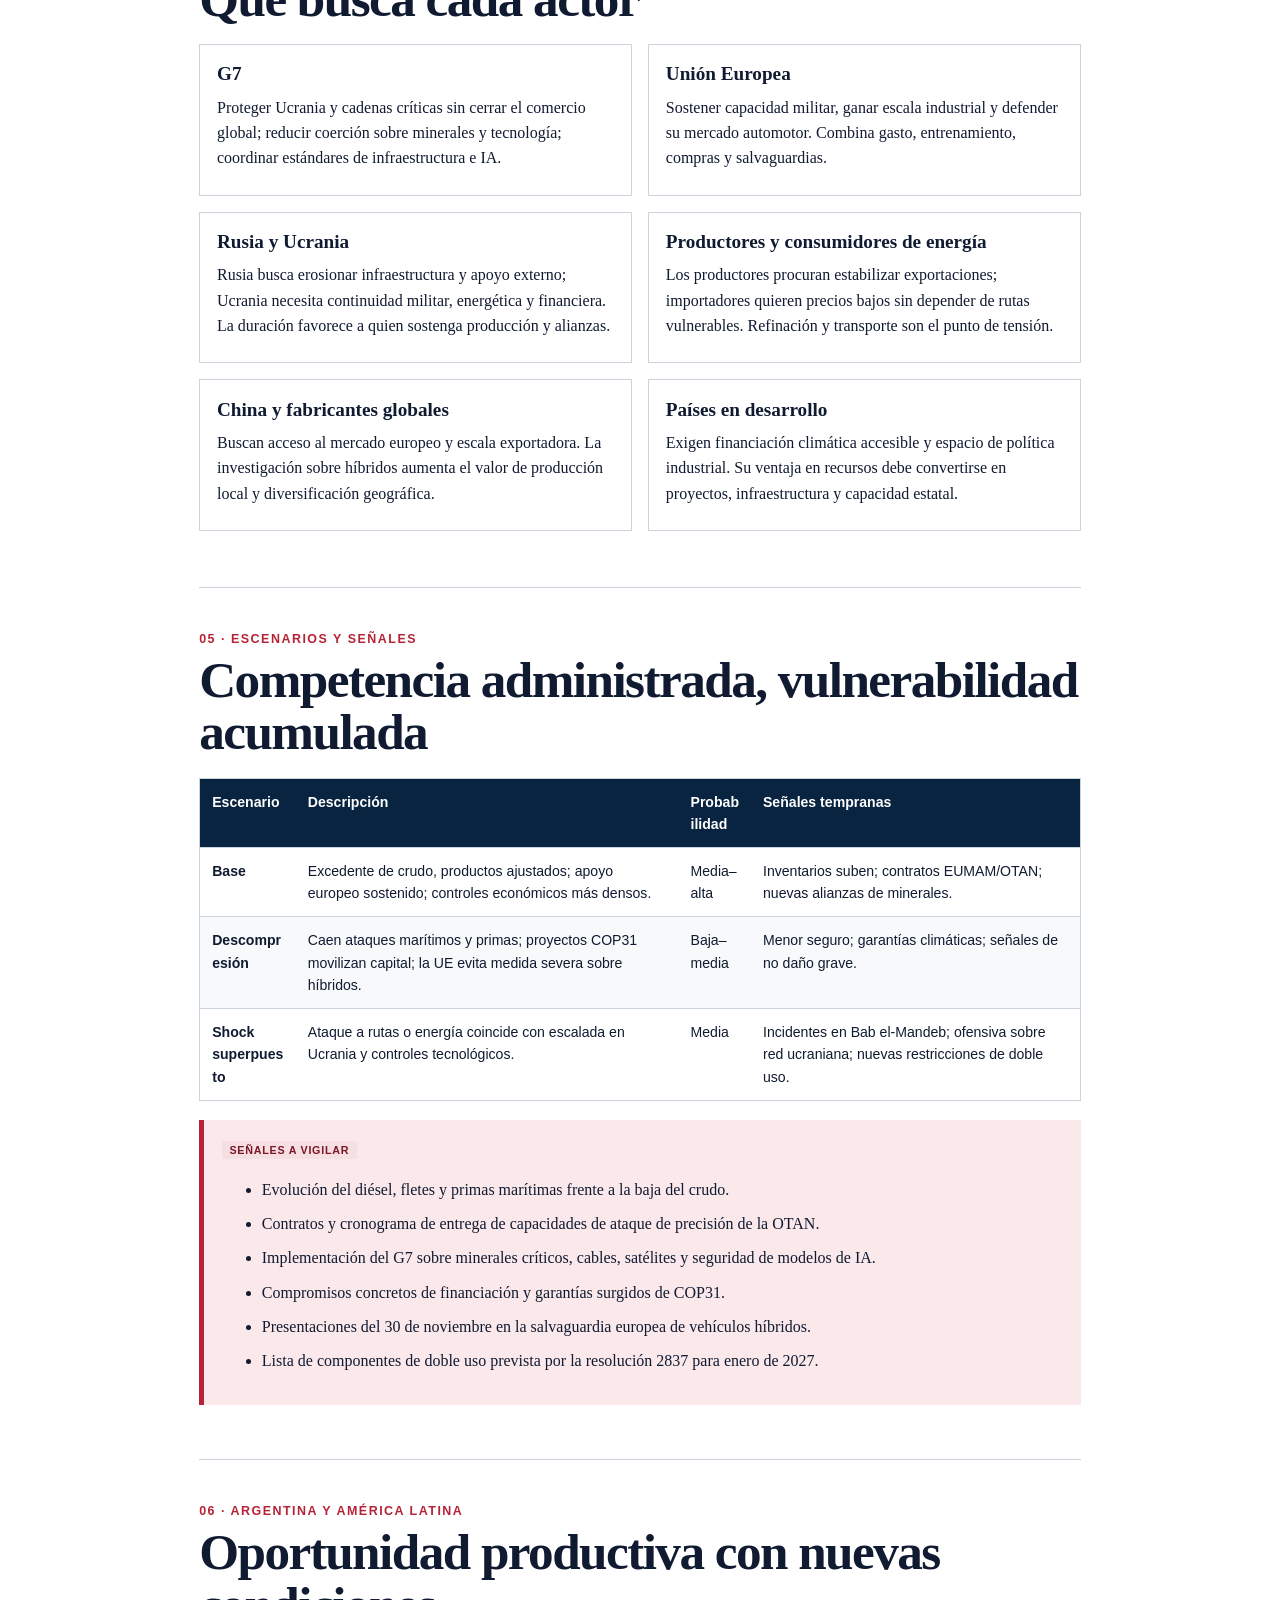
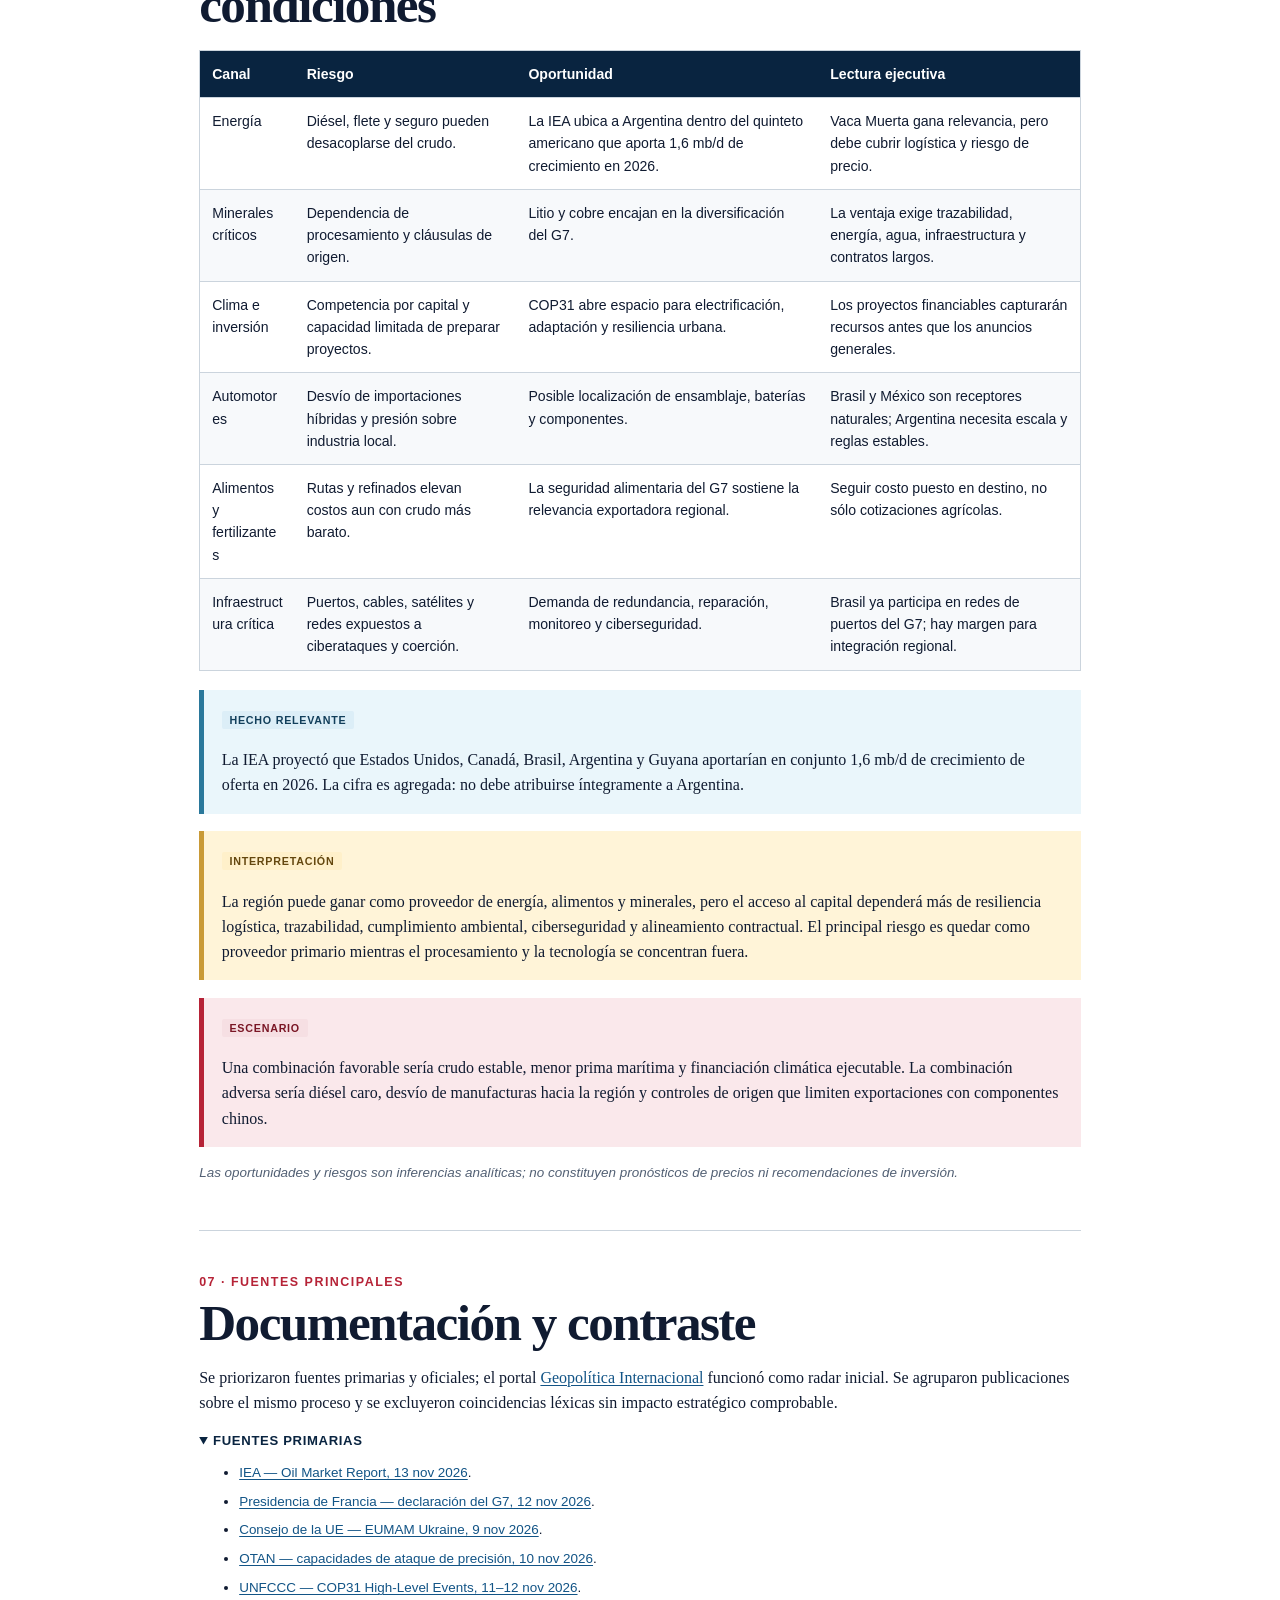
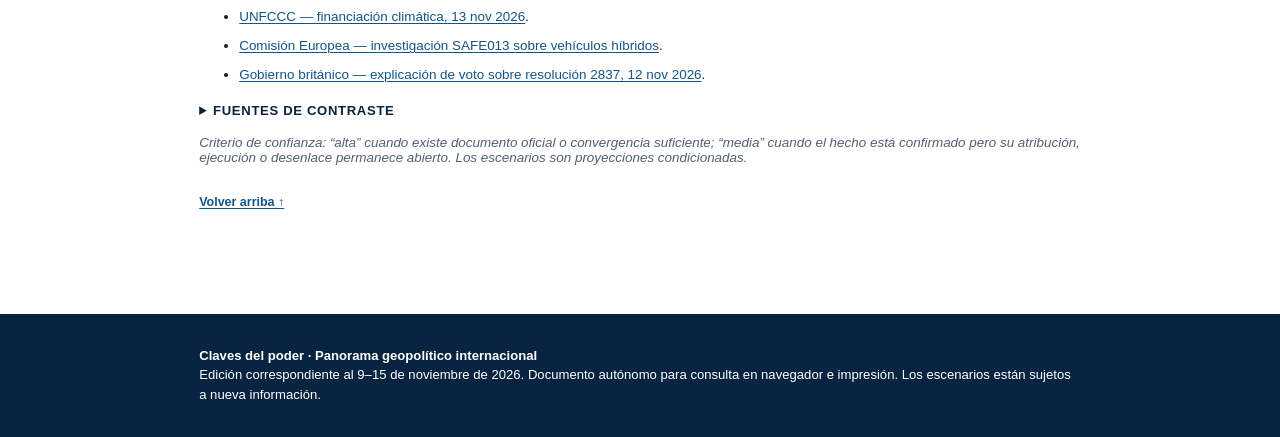
<file: panorama-semanal/ediciones/2026/11/2026-11-16/index.html>
<!doctype html>
<html lang="es">
<head>
<meta charset="utf-8">
<meta name="viewport" content="width=device-width,initial-scale=1">
<meta name="description" content="Panorama geopolítico internacional del 9 al 15 de noviembre de 2026: seguridad, energía, comercio, defensa, tecnología e implicancias para Argentina y América Latina.">
<title>Panorama geopolítico internacional | 9–15 nov 2026</title>
<style>
:root{--ink:#101b31;--navy:#092440;--red:#b62337;--sky:#dceff8;--gold:#c99a37;--paper:#fff;--mist:#f3f6f8;--line:#cbd4dd;--muted:#526074;--fact:#eaf6fb;--analysis:#fff4d8;--scenario:#fae8eb;--serif:Georgia,"Times New Roman",serif;--sans:Arial,Helvetica,sans-serif}
*{box-sizing:border-box}html{scroll-behavior:smooth}body{margin:0;background:var(--paper);color:var(--ink);font-family:var(--serif);line-height:1.58;overflow-wrap:anywhere}a{color:#125486;text-decoration-thickness:1px;text-underline-offset:2px}a:hover{color:var(--red)}.sitebar{background:var(--navy);color:#fff;border-bottom:4px solid var(--red)}.sitebar__inner{max-width:1180px;margin:auto;padding:.8rem 1.2rem;display:flex;align-items:center;justify-content:space-between;gap:1rem}.brand{color:#fff;text-decoration:none;font:700 1rem var(--sans);letter-spacing:.08em;text-transform:uppercase}.menu{display:flex;gap:1rem;flex-wrap:wrap}.menu a{color:#fff;text-decoration:none;font:700 .8rem var(--sans);text-transform:uppercase;letter-spacing:.06em}.menu a[aria-current="page"]{color:#ffd57b}.hero{max-width:1180px;margin:auto;padding:3.2rem 1.2rem 2rem;display:grid;grid-template-columns:minmax(0,1.2fr) minmax(280px,.8fr);gap:2.2rem;align-items:center}.eyebrow{margin:0 0 .7rem;color:var(--red);font:800 .79rem var(--sans);letter-spacing:.13em;text-transform:uppercase}.hero h1{font-size:clamp(2.6rem,6vw,5.2rem);line-height:.93;letter-spacing:-.055em;margin:.2rem 0 1rem}.subtitle{font-size:clamp(1.15rem,2vw,1.55rem);line-height:1.3;margin:0 0 1.25rem;max-width:760px}.dateline{border-left:5px solid var(--gold);padding:.25rem 0 .25rem 1rem;font:700 .9rem var(--sans);color:var(--muted)}.art{background:linear-gradient(145deg,#071a32,#164c70);overflow:hidden;min-height:330px;box-shadow:0 18px 50px #0a23422c}.art svg{display:block;width:100%;height:100%;min-height:330px}.opening{background:var(--mist);border-top:1px solid var(--line);border-bottom:1px solid var(--line)}.opening__inner{max-width:1180px;margin:auto;padding:1.8rem 1.2rem;display:grid;grid-template-columns:1fr 1.55fr;gap:2rem}.opening h2{font-size:1.7rem;line-height:1.1;margin:0}.opening p{margin:0;font-size:1.08rem}.kpis{max-width:1180px;margin:0 auto;padding:1.5rem 1.2rem;display:grid;grid-template-columns:repeat(3,1fr);gap:1rem}.kpi{border-top:4px solid var(--red);padding:1rem;background:#fff;box-shadow:0 3px 16px #0a234215}.kpi b{display:block;font:800 clamp(1.8rem,4vw,2.8rem) var(--sans);color:var(--navy)}.kpi span{display:block;font:.82rem/1.4 var(--sans);color:var(--muted)}.toc{max-width:1180px;margin:1rem auto 2.4rem;padding:1.4rem 1.2rem;border-top:1px solid var(--line);border-bottom:1px solid var(--line)}.toc h2{font:800 .8rem var(--sans);letter-spacing:.11em;text-transform:uppercase}.toc ol{columns:2;column-gap:2rem;padding-left:1.3rem;margin:.5rem 0}.toc li{break-inside:avoid;margin:.42rem 0}.toc a{text-decoration:none;font-family:var(--sans);font-weight:700}.report{max-width:920px;margin:auto;padding:0 1.2rem 4rem}.section{scroll-margin-top:1rem;padding:2.3rem 0;border-top:1px solid var(--line)}.section-number{color:var(--red);font:800 .78rem var(--sans);letter-spacing:.12em;text-transform:uppercase}.section h2{font-size:clamp(2rem,4vw,3.2rem);line-height:1.02;letter-spacing:-.03em;margin:.25rem 0 1rem}.section h3{font-size:1.45rem;line-height:1.18;margin:2rem 0 .6rem}.dek{font-size:1.18rem;color:#2c3a4e}.label{display:inline-block;padding:.18rem .48rem;margin-right:.35rem;border-radius:2px;font:800 .67rem var(--sans);letter-spacing:.07em;text-transform:uppercase}.fact{background:#dceef7;color:#123f5b}.analysis{background:#fff0ca;color:#64470e}.scenario{background:#f6dfe3;color:#7a1625}.confidence{font:700 .78rem var(--sans);color:var(--muted)}.callout{margin:1.1rem 0;padding:1rem 1.1rem;border-left:5px solid var(--gold);background:var(--analysis)}.callout.factbox{border-color:#2a789b;background:var(--fact)}.callout.riskbox{border-color:var(--red);background:var(--scenario)}.callout p:last-child{margin-bottom:0}.cards{display:grid;grid-template-columns:repeat(2,1fr);gap:1rem;margin:1.2rem 0}.card{border:1px solid var(--line);padding:1.05rem;background:#fff}.card h3{margin:.1rem 0 .55rem;font-size:1.2rem}.card p{margin:.45rem 0}.table-wrap{overflow-x:auto;margin:1.2rem 0;border:1px solid var(--line);-webkit-overflow-scrolling:touch}table{border-collapse:collapse;width:100%;min-width:720px;font-family:var(--sans);font-size:.88rem}th{background:var(--navy);color:#fff;text-align:left;padding:.75rem;vertical-align:top}td{border-top:1px solid var(--line);padding:.75rem;vertical-align:top}tr:nth-child(even) td{background:#f7f9fb}.signal-list li{margin:.55rem 0}.sourcebox{margin:1.1rem 0}.sourcebox summary{cursor:pointer;color:var(--navy);font:800 .82rem var(--sans);text-transform:uppercase;letter-spacing:.05em}.sourcebox ul{font-family:var(--sans);font-size:.84rem;overflow-wrap:anywhere}.sourcebox li{margin:.48rem 0}.note{font:italic .84rem var(--sans);color:var(--muted)}.footer{background:var(--navy);color:#fff}.footer__inner{max-width:920px;margin:auto;padding:2rem 1.2rem;font:.82rem/1.5 var(--sans)}.footer a{color:#bfe8ff}.top{display:inline-block;margin-top:1rem;font:700 .78rem var(--sans)}
@media(max-width:760px){.hero{grid-template-columns:1fr;padding-top:2rem}.art{min-height:240px}.art svg{min-height:240px}.opening__inner{grid-template-columns:1fr}.kpis{grid-template-columns:1fr}.toc ol{columns:1}.cards{grid-template-columns:1fr}.sitebar__inner{align-items:flex-start;flex-direction:column}.hero h1{font-size:3.25rem}.report{padding-left:1rem;padding-right:1rem}}
@media print{.sitebar,.toc,.top{display:none}.hero{padding-top:1rem}.art{box-shadow:none}.section{break-inside:auto}.card,.callout,.kpi,table{break-inside:avoid}a{color:inherit;text-decoration:none}body{font-size:10.5pt}.hero,.opening__inner,.kpis,.report,.footer__inner{max-width:none}.sourcebox{display:block}}
</style>
</head>
<body id="inicio">
<header class="sitebar"><div class="sitebar__inner"><a class="brand" href="/geopolitica-internacional/panorama-semanal/">Claves del poder</a><nav class="menu" aria-label="Navegación principal"><a href="/geopolitica-internacional/panorama-semanal/" aria-current="page">Último</a><a href="/geopolitica-internacional/panorama-semanal/archivo/">Archivo</a><a href="/geopolitica-internacional/panorama-semanal/buscar/">Buscar</a></nav></div></header>
<main>
<section class="hero">
<div><p class="eyebrow">Claves del poder · Edición semanal</p><h1>Panorama geopolítico internacional</h1><p class="subtitle">Análisis de los cambios que reordenan el poder mundial y sus mecanismos de transmisión hacia Argentina y América Latina</p><div class="dateline">Período analizado: 9–15 de noviembre de 2026<br>Fecha de corte: 16 de noviembre de 2026</div></div>
<div class="art" role="img" aria-label="Ilustración abstracta original de redes globales de poder, rutas marítimas, energía y tecnología"><svg viewBox="0 0 700 520" xmlns="http://www.w3.org/2000/svg" aria-hidden="true"><defs><linearGradient id="bg" x1="0" y1="0" x2="1" y2="1"><stop stop-color="#06182e"/><stop offset="1" stop-color="#185477"/></linearGradient><filter id="gl"><feGaussianBlur stdDeviation="4" result="b"/><feMerge><feMergeNode in="b"/><feMergeNode in="SourceGraphic"/></feMerge></filter></defs><rect width="700" height="520" fill="url(#bg)"/><g fill="none"><path d="M-40 398 C135 236 248 501 392 334 S620 145 760 252" stroke="#7bc9e9" stroke-width="10" opacity=".72"/><path d="M-30 430 C140 270 260 520 410 362 S640 178 750 285" stroke="#e5f5ff" stroke-width="2" stroke-dasharray="12 12" opacity=".85"/><path d="M75 112L190 205L325 78L460 175L610 102L565 330L385 315L190 205" stroke="#c99a37" stroke-width="2.5" opacity=".85"/><path d="M325 78L385 315L610 102M460 175L565 330" stroke="#b62337" stroke-width="3" opacity=".8"/></g><g fill="#dff6ff" filter="url(#gl)"><circle cx="75" cy="112" r="7"/><circle cx="190" cy="205" r="10"/><circle cx="325" cy="78" r="7"/><circle cx="460" cy="175" r="11"/><circle cx="610" cy="102" r="7"/><circle cx="565" cy="330" r="12"/><circle cx="385" cy="315" r="9"/></g><g stroke="#f5d47d" fill="none" opacity=".75"><circle cx="520" cy="360" r="72" stroke-width="14"/><circle cx="520" cy="360" r="36" stroke-width="3"/><path d="M520 288V432M448 360H592" stroke-width="3"/></g><g fill="#fff" font-family="Arial" font-size="14" opacity=".8"><text x="42" y="82">datos</text><text x="428" y="145">poder</text><text x="552" y="458">energía</text><text x="154" y="470">rutas</text></g></svg></div>
</section>
<section class="opening"><div class="opening__inner"><h2>La semana en una frase</h2><p>La agenda mundial se movió de la gestión de crisis hacia la construcción de resiliencia: el G7 integró Ucrania, rutas, cables, satélites, minerales e IA; Europa convirtió apoyo militar y defensa comercial en instrumentos duraderos; y la energía mostró una paradoja decisiva: volvió el excedente de crudo, pero no la normalidad logística ni la holgura en diésel.</p></div></section>
<section class="kpis" aria-label="Indicadores destacados"><div class="kpi"><b>US$93/bbl</b><span>crudo North Sea Dated tras caer 32% desde el máximo de comienzos de octubre; IEA, 13 nov.</span></div><div class="kpi"><b>105,4 mb/d</b><span>oferta mundial de petróleo en octubre, 2,3 mb/d más que el mes previo; IEA.</span></div><div class="kpi"><b>US$1,3 billones</b><span>meta anual de financiación climática global para 2035, reiterada en COP31; UNFCCC, 13 nov.</span></div></section>
<nav class="toc" aria-label="Índice"><h2>Índice</h2><ol><li><a href="#sintesis">Síntesis ejecutiva mundial</a></li><li><a href="#acontecimientos">Principales acontecimientos</a></li><li><a href="#cambios">Qué cambió respecto de la semana anterior</a></li><li><a href="#actores">Intereses y posiciones</a></li><li><a href="#escenarios">Escenarios y señales a vigilar</a></li><li><a href="#argentina">Argentina y América Latina</a></li><li><a href="#fuentes">Fuentes principales</a></li></ol></nav>
<article class="report">
<section class="section" id="sintesis"><span class="section-number">01 · Síntesis ejecutiva mundial</span><h2>Resiliencia antes que normalización</h2><p class="dek">Seis procesos concentraron la mayor capacidad de alterar seguridad, energía, comercio, tecnología e infraestructura crítica.</p><ol>
<li><strong>El mercado petrolero recuperó volumen, no estabilidad plena.</strong> La IEA registró 105,4 mb/d de oferta en octubre y anticipó excedente en el cuarto trimestre, pero el diésel seguía cerca de US$180/bbl y los ataques a tanqueros mantenían elevado el riesgo de flete y seguro. <span class="confidence">Confianza: alta.</span></li>
<li><strong>El apoyo europeo a Ucrania pasó a un horizonte institucional más largo.</strong> La UE extendió EUMAM hasta noviembre de 2028 y decidió presencia de coordinación en Ucrania; la OTAN reunió a gobiernos e industria para acelerar capacidades de ataque de precisión. <span class="confidence">Confianza: alta.</span></li>
<li><strong>El G7 amplió la noción de seguridad económica.</strong> La declaración de París vinculó sanciones, energía, puertos, cables submarinos, satélites, minerales críticos y modelos de IA. <span class="confidence">Confianza: alta.</span></li>
<li><strong>COP31 desplazó el debate climático hacia ejecución y financiación.</strong> La UNFCCC insistió en convertir NDC en proyectos financiables y en escalar recursos hacia US$1,3 billones anuales para 2035. <span class="confidence">Confianza: alta sobre las metas; media sobre su implementación.</span></li>
<li><strong>La UE abrió una nueva fase de defensa comercial sobre vehículos híbridos.</strong> El 14 de noviembre cerró el registro de partes en una investigación de salvaguardias global, con decisión prevista para julio de 2027. <span class="confidence">Confianza: alta; no existe aún medida definitiva.</span></li>
<li><strong>La ONU renovó por consenso las sanciones sobre Yemen y agregó foco en componentes de doble uso y buques sospechosos.</strong> La medida conecta proliferación tecnológica, seguridad del Mar Rojo y control de cadenas de suministro. <span class="confidence">Confianza: alta.</span></li>
</ol><div class="callout"><span class="label analysis">Interpretación</span><strong>La pauta semanal fue la securitización de la interdependencia.</strong> Energía, clima, comercio, chips, puertos y minerales se administran cada vez más con instrumentos de seguridad nacional. El resultado no es desacople total, sino redes más costosas, reguladas y redundantes.</div></section>
<section class="section" id="acontecimientos"><span class="section-number">02 · Principales acontecimientos por eje</span><h2>Los procesos que movieron el tablero</h2>
<h3>Energía y rutas: vuelve el excedente, persiste la fragilidad</h3><p><span class="label fact">Hecho confirmado</span> El 13 de noviembre la IEA informó que la oferta mundial subió 2,3 mb/d en octubre, hasta 105,4 mb/d, y que los inventarios observados aumentaron 52 millones de barriles. El North Sea Dated cayó 32% desde comienzos de octubre, a US$93/bbl. Sin embargo, el diésel se mantenía cerca de US$180/bbl, 77% por encima del nivel anterior a la guerra regional, y persistían ataques a buques y primas logísticas.</p><p><span class="label analysis">Interpretación</span> La relajación del crudo no equivale a normalización del costo energético. Los productos medios, el seguro y el transporte conservan una prima geopolítica capaz de afectar generación térmica, fertilizantes, alimentos y comercio.</p><p><span class="label scenario">Escenario</span> Base: excedente de crudo con refinados ajustados. Adverso: nuevos ataques sobre tanqueros o Bab el-Mandeb. Positivo: recuperación sostenida de exportaciones del Golfo y descenso de primas.</p><details class="sourcebox"><summary>Fuentes</summary><ul><li><a href="https://www.iea.org/reports/oil-market-report-november-2026">IEA — Oil Market Report, 13 nov 2026</a></li><li><a href="https://www.gov.uk/government/speeches/this-resolution-demonstrates-this-councils-determination-to-take-decisive-action-against-reckless-attacks-by-the-houthis-in-yemen-uk-explanation-of-vo">Gobierno británico — explicación de voto sobre Yemen, 12 nov 2026</a></li></ul></details>
<h3>Ucrania y defensa europea: apoyo más largo, adquisición más rápida</h3><p><span class="label fact">Hecho confirmado</span> El Consejo de la UE extendió EUMAM Ukraine hasta el 15 de noviembre de 2028, asignó cerca de €300 millones y decidió establecer presencia de coordinación en Ucrania. El 10 de noviembre la OTAN reunió a aliados e industria para acelerar misiles de crucero, drones y capacidades marítimas de ataque de precisión.</p><p><span class="label analysis">Interpretación</span> Europa está institucionalizando el apoyo más allá del ciclo anual y tratando de convertir experiencia de combate en demanda industrial. El cuello de botella pasa de la decisión política a la escala productiva, los plazos y la interoperabilidad.</p><p><span class="label scenario">Escenario</span> Base: continuidad de entrenamiento y compras. Riesgos: saturación industrial, presión fiscal y respuesta rusa sobre infraestructura energética. Señal clave: contratos y entregas, no sólo anuncios.</p><details class="sourcebox"><summary>Fuentes</summary><ul><li><a href="https://www.consilium.europa.eu/en/press/press-releases/2026/11/09/ukraine-council-extends-eu-military-assistance-mission-mandate-for-two-years/">Consejo de la UE — extensión de EUMAM Ukraine, 9 nov 2026</a></li><li><a href="https://nato.int/en/news-and-events/articles/news/2026/11/10/nato-discusses-deep-precision-strike-capabilities-for-deterrence-and-defence">OTAN — deep precision strike capabilities, 10 nov 2026</a></li></ul></details>
<h3>G7: minerales, infraestructura e IA entran en una sola agenda</h3><p><span class="label fact">Hecho confirmado</span> Los cancilleres del G7, reunidos en París el 9 y 10 de noviembre, reafirmaron apoyo a Ucrania, sanciones y acciones sobre la flota en la sombra. También acordaron reforzar puertos, cables submarinos, reparación de infraestructura, satélites, seguridad de modelos de IA y diversificación de minerales críticos frente a coerción y prácticas no de mercado.</p><p><span class="label analysis">Interpretación</span> El G7 está fusionando política exterior, seguridad económica y estándares tecnológicos. La diversificación será premiada, pero con más exigencias de trazabilidad, ciberseguridad, origen y gobernanza.</p><p><span class="label scenario">Escenario</span> Coaliciones de compradores y financiamiento preferente para proveedores aliados; controles más estrictos sobre insumos, datos y tecnología de doble uso; competencia por acuerdos de largo plazo con productores emergentes.</p><details class="sourcebox"><summary>Fuentes</summary><ul><li><a href="https://www.elysee.fr/en/G7evian/2026/11/12/joint-declaration-following-the-g7-foreign-ministers-meeting-in-paris-on-9-and-10-november-2026">Presidencia de Francia — declaración conjunta del G7, 12 nov 2026</a></li></ul></details>
<h3>COP31: de compromisos a proyectos financiables</h3><p><span class="label fact">Hecho confirmado</span> La cumbre de líderes de COP31 en Antalya concentró entre el 11 y 12 de noviembre sesiones sobre electrificación, industria verde, resiliencia urbana y financiación. El 13 de noviembre el Secretario Ejecutivo de UN Climate Change reclamó que los países desarrollados lideren al menos US$300.000 millones anuales y que todos los actores escalen a US$1,3 billones por año para 2035.</p><p><span class="label analysis">Interpretación</span> La brecha central ya no es sólo de objetivos, sino de estructuración: transformar NDC en carteras con ingresos, garantías, permisos y riesgo asignable. Esto favorece proyectos maduros y puede dejar atrás a países con baja capacidad de preparación.</p><p><span class="label scenario">Escenario</span> Mayor competencia por capital concesional y privado. Las métricas de adaptación y resiliencia ganarán peso junto a mitigación.</p><details class="sourcebox"><summary>Fuentes</summary><ul><li><a href="https://unfccc.int/cop31/high-level">UNFCCC — COP31 High-Level Events, 11–12 nov 2026</a></li><li><a href="https://unfccc.int/news/un-climate-chief-at-cop31-today-climate-finance-must-help-countries-break-free">UNFCCC — financiación climática, 13 nov 2026</a></li><li><a href="https://unfccc.int/news/un-climate-chief-to-world-leaders-in-antalya-the-political-costs-of-fossil-fuel-dependency-are">UNFCCC — discurso a líderes, 11 nov 2026</a></li></ul></details>
<h3>UE y vehículos híbridos: salvaguardia global en marcha</h3><p><span class="label fact">Hecho confirmado</span> La Comisión Europea había iniciado el 29 de octubre una investigación de salvaguardia sobre importaciones globales de determinados vehículos híbridos nuevos. Durante esta semana, el 14 de noviembre, venció el plazo para registrarse como parte interesada; los cuestionarios y comentarios pueden presentarse hasta el 30 de noviembre. La decisión final se espera para el 30 de julio de 2027.</p><p><span class="label analysis">Interpretación</span> No es una sanción exclusiva contra China: el procedimiento es erga omnes. Aun así, se inserta en la política industrial europea y puede redirigir exportaciones, inversión y ensamblaje hacia terceros mercados.</p><p><span class="label scenario">Escenario</span> Sin medida inmediata; posible cuota, arancel o cierre sin acción según daño y causalidad. La incertidumbre puede adelantar inventarios y decisiones de localización.</p><details class="sourcebox"><summary>Fuentes</summary><ul><li><a href="https://tron.trade.ec.europa.eu/investigations/case-view?caseId=2926">Comisión Europea — caso SAFE013</a></li><li><a href="https://www.trade.gov/european-union-initiates-safeguard-investigation-global-imports-certain-new-hybrid-vehicles">U.S. Trade Administration — plazos del procedimiento, nov 2026</a></li></ul></details>
<h3>Yemen y Mar Rojo: sanciones con foco tecnológico</h3><p><span class="label fact">Hecho confirmado</span> El 12 de noviembre el Consejo de Seguridad adoptó por unanimidad la resolución 2837: renovó hasta el 14 de noviembre de 2027 las sanciones financieras y de viaje, extendió el panel de expertos y pidió información sobre componentes de doble uso utilizados en sistemas hutíes y sobre buques sospechosos de transportar armas.</p><p><span class="label analysis">Interpretación</span> La resolución adapta el régimen a drones, misiles, redes de aprovisionamiento y navegación comercial. El consenso jurídico no elimina diferencias políticas: durante la negociación hubo desacuerdo sobre etiquetas y alcance de vínculos externos.</p><p><span class="label scenario">Escenario</span> Mayor inspección y trazabilidad de componentes; riesgo de costos adicionales para navieras y proveedores; eficacia condicionada por cooperación portuaria y control de transbordos.</p><details class="sourcebox"><summary>Fuentes</summary><ul><li><a href="https://www.securitycouncilreport.org/whatsinblue/2026/11/yemen-vote-on-a-draft-resolution-renewing-the-sanctions-regime-2.php">Security Council Report — resolución 2837 y negociación, 12 nov 2026</a></li><li><a href="https://www.gov.uk/government/speeches/this-resolution-demonstrates-this-councils-determination-to-take-decisive-action-against-reckless-attacks-by-the-houthis-in-yemen-uk-explanation-of-vo">Gobierno británico — explicación de voto, 12 nov 2026</a></li></ul></details>
</section>
<section class="section" id="cambios"><span class="section-number">03 · Qué cambió</span><h2>De shocks puntuales a arquitectura de resiliencia</h2><div class="table-wrap"><table><thead><tr><th>Eje</th><th>Semana anterior</th><th>Cambio 9–15 nov</th><th>Implicancia</th></tr></thead><tbody><tr><td>Energía</td><td>Flete y seguro dominaban la prima.</td><td>La IEA confirmó recuperación de oferta e inventarios, pero diésel aún caro.</td><td>Menor presión del crudo; riesgo persistente en refinados y logística.</td></tr><tr><td>Ucrania</td><td>Vulnerabilidad energética y nuclear inmediata.</td><td>EUMAM fue extendida a 2028 y la OTAN aceleró capacidades industriales.</td><td>El apoyo se vuelve más estructural y costoso.</td></tr><tr><td>Seguridad económica</td><td>Controles sectoriales dispersos.</td><td>El G7 integró minerales, puertos, cables, satélites e IA.</td><td>Más estándares comunes y mayor costo de cumplimiento.</td></tr><tr><td>Clima</td><td>Metas y presión por implementación.</td><td>COP31 centró el debate en financiación y proyectos invertibles.</td><td>Ventaja para carteras maduras; riesgo de exclusión por baja capacidad.</td></tr><tr><td>Comercio industrial</td><td>Subsidios extranjeros y adquisiciones.</td><td>Avanzó el procedimiento de salvaguardia sobre híbridos.</td><td>Posible desvío de comercio e inversión hacia terceros mercados.</td></tr><tr><td>Mar Rojo</td><td>Ataques y costos marítimos.</td><td>La ONU renovó sanciones y añadió componentes de doble uso y buques.</td><td>Mayor trazabilidad, inspección y riesgo de cumplimiento.</td></tr></tbody></table></div></section>
<section class="section" id="actores"><span class="section-number">04 · Intereses y posiciones</span><h2>Qué busca cada actor</h2><div class="cards"><div class="card"><h3>G7</h3><p>Proteger Ucrania y cadenas críticas sin cerrar el comercio global; reducir coerción sobre minerales y tecnología; coordinar estándares de infraestructura e IA.</p></div><div class="card"><h3>Unión Europea</h3><p>Sostener capacidad militar, ganar escala industrial y defender su mercado automotor. Combina gasto, entrenamiento, compras y salvaguardias.</p></div><div class="card"><h3>Rusia y Ucrania</h3><p>Rusia busca erosionar infraestructura y apoyo externo; Ucrania necesita continuidad militar, energética y financiera. La duración favorece a quien sostenga producción y alianzas.</p></div><div class="card"><h3>Productores y consumidores de energía</h3><p>Los productores procuran estabilizar exportaciones; importadores quieren precios bajos sin depender de rutas vulnerables. Refinación y transporte son el punto de tensión.</p></div><div class="card"><h3>China y fabricantes globales</h3><p>Buscan acceso al mercado europeo y escala exportadora. La investigación sobre híbridos aumenta el valor de producción local y diversificación geográfica.</p></div><div class="card"><h3>Países en desarrollo</h3><p>Exigen financiación climática accesible y espacio de política industrial. Su ventaja en recursos debe convertirse en proyectos, infraestructura y capacidad estatal.</p></div></div></section>
<section class="section" id="escenarios"><span class="section-number">05 · Escenarios y señales</span><h2>Competencia administrada, vulnerabilidad acumulada</h2><div class="table-wrap"><table><thead><tr><th>Escenario</th><th>Descripción</th><th>Probabilidad</th><th>Señales tempranas</th></tr></thead><tbody><tr><td><strong>Base</strong></td><td>Excedente de crudo, productos ajustados; apoyo europeo sostenido; controles económicos más densos.</td><td>Media–alta</td><td>Inventarios suben; contratos EUMAM/OTAN; nuevas alianzas de minerales.</td></tr><tr><td><strong>Descompresión</strong></td><td>Caen ataques marítimos y primas; proyectos COP31 movilizan capital; la UE evita medida severa sobre híbridos.</td><td>Baja–media</td><td>Menor seguro; garantías climáticas; señales de no daño grave.</td></tr><tr><td><strong>Shock superpuesto</strong></td><td>Ataque a rutas o energía coincide con escalada en Ucrania y controles tecnológicos.</td><td>Media</td><td>Incidentes en Bab el-Mandeb; ofensiva sobre red ucraniana; nuevas restricciones de doble uso.</td></tr></tbody></table></div><div class="callout riskbox"><span class="label scenario">Señales a vigilar</span><ul class="signal-list"><li>Evolución del diésel, fletes y primas marítimas frente a la baja del crudo.</li><li>Contratos y cronograma de entrega de capacidades de ataque de precisión de la OTAN.</li><li>Implementación del G7 sobre minerales críticos, cables, satélites y seguridad de modelos de IA.</li><li>Compromisos concretos de financiación y garantías surgidos de COP31.</li><li>Presentaciones del 30 de noviembre en la salvaguardia europea de vehículos híbridos.</li><li>Lista de componentes de doble uso prevista por la resolución 2837 para enero de 2027.</li></ul></div></section>
<section class="section" id="argentina"><span class="section-number">06 · Argentina y América Latina</span><h2>Oportunidad productiva con nuevas condiciones</h2><div class="table-wrap"><table><thead><tr><th>Canal</th><th>Riesgo</th><th>Oportunidad</th><th>Lectura ejecutiva</th></tr></thead><tbody><tr><td>Energía</td><td>Diésel, flete y seguro pueden desacoplarse del crudo.</td><td>La IEA ubica a Argentina dentro del quinteto americano que aporta 1,6 mb/d de crecimiento en 2026.</td><td>Vaca Muerta gana relevancia, pero debe cubrir logística y riesgo de precio.</td></tr><tr><td>Minerales críticos</td><td>Dependencia de procesamiento y cláusulas de origen.</td><td>Litio y cobre encajan en la diversificación del G7.</td><td>La ventaja exige trazabilidad, energía, agua, infraestructura y contratos largos.</td></tr><tr><td>Clima e inversión</td><td>Competencia por capital y capacidad limitada de preparar proyectos.</td><td>COP31 abre espacio para electrificación, adaptación y resiliencia urbana.</td><td>Los proyectos financiables capturarán recursos antes que los anuncios generales.</td></tr><tr><td>Automotores</td><td>Desvío de importaciones híbridas y presión sobre industria local.</td><td>Posible localización de ensamblaje, baterías y componentes.</td><td>Brasil y México son receptores naturales; Argentina necesita escala y reglas estables.</td></tr><tr><td>Alimentos y fertilizantes</td><td>Rutas y refinados elevan costos aun con crudo más barato.</td><td>La seguridad alimentaria del G7 sostiene la relevancia exportadora regional.</td><td>Seguir costo puesto en destino, no sólo cotizaciones agrícolas.</td></tr><tr><td>Infraestructura crítica</td><td>Puertos, cables, satélites y redes expuestos a ciberataques y coerción.</td><td>Demanda de redundancia, reparación, monitoreo y ciberseguridad.</td><td>Brasil ya participa en redes de puertos del G7; hay margen para integración regional.</td></tr></tbody></table></div><div class="callout factbox"><span class="label fact">Hecho relevante</span><p>La IEA proyectó que Estados Unidos, Canadá, Brasil, Argentina y Guyana aportarían en conjunto 1,6 mb/d de crecimiento de oferta en 2026. La cifra es agregada: no debe atribuirse íntegramente a Argentina.</p></div><div class="callout"><span class="label analysis">Interpretación</span><p>La región puede ganar como proveedor de energía, alimentos y minerales, pero el acceso al capital dependerá más de resiliencia logística, trazabilidad, cumplimiento ambiental, ciberseguridad y alineamiento contractual. El principal riesgo es quedar como proveedor primario mientras el procesamiento y la tecnología se concentran fuera.</p></div><div class="callout riskbox"><span class="label scenario">Escenario</span><p>Una combinación favorable sería crudo estable, menor prima marítima y financiación climática ejecutable. La combinación adversa sería diésel caro, desvío de manufacturas hacia la región y controles de origen que limiten exportaciones con componentes chinos.</p></div><p class="note">Las oportunidades y riesgos son inferencias analíticas; no constituyen pronósticos de precios ni recomendaciones de inversión.</p></section>
<section class="section" id="fuentes"><span class="section-number">07 · Fuentes principales</span><h2>Documentación y contraste</h2><p>Se priorizaron fuentes primarias y oficiales; el portal <a href="https://fgpino.github.io/geopolitica-internacional/">Geopolítica Internacional</a> funcionó como radar inicial. Se agruparon publicaciones sobre el mismo proceso y se excluyeron coincidencias léxicas sin impacto estratégico comprobable.</p><details class="sourcebox" open><summary>Fuentes primarias</summary><ul><li><a href="https://www.iea.org/reports/oil-market-report-november-2026">IEA — Oil Market Report, 13 nov 2026</a>.</li><li><a href="https://www.elysee.fr/en/G7evian/2026/11/12/joint-declaration-following-the-g7-foreign-ministers-meeting-in-paris-on-9-and-10-november-2026">Presidencia de Francia — declaración del G7, 12 nov 2026</a>.</li><li><a href="https://www.consilium.europa.eu/en/press/press-releases/2026/11/09/ukraine-council-extends-eu-military-assistance-mission-mandate-for-two-years/">Consejo de la UE — EUMAM Ukraine, 9 nov 2026</a>.</li><li><a href="https://nato.int/en/news-and-events/articles/news/2026/11/10/nato-discusses-deep-precision-strike-capabilities-for-deterrence-and-defence">OTAN — capacidades de ataque de precisión, 10 nov 2026</a>.</li><li><a href="https://unfccc.int/cop31/high-level">UNFCCC — COP31 High-Level Events, 11–12 nov 2026</a>.</li><li><a href="https://unfccc.int/news/un-climate-chief-at-cop31-today-climate-finance-must-help-countries-break-free">UNFCCC — financiación climática, 13 nov 2026</a>.</li><li><a href="https://tron.trade.ec.europa.eu/investigations/case-view?caseId=2926">Comisión Europea — investigación SAFE013 sobre vehículos híbridos</a>.</li><li><a href="https://www.gov.uk/government/speeches/this-resolution-demonstrates-this-councils-determination-to-take-decisive-action-against-reckless-attacks-by-the-houthis-in-yemen-uk-explanation-of-vo">Gobierno británico — explicación de voto sobre resolución 2837, 12 nov 2026</a>.</li></ul></details><details class="sourcebox"><summary>Fuentes de contraste</summary><ul><li><a href="https://www.securitycouncilreport.org/whatsinblue/2026/11/yemen-vote-on-a-draft-resolution-renewing-the-sanctions-regime-2.php">Security Council Report — negociación y adopción de la resolución 2837, 12 nov 2026</a>.</li><li><a href="https://www.trade.gov/european-union-initiates-safeguard-investigation-global-imports-certain-new-hybrid-vehicles">U.S. Trade Administration — plazos de la salvaguardia europea, nov 2026</a>.</li></ul></details><p class="note">Criterio de confianza: “alta” cuando existe documento oficial o convergencia suficiente; “media” cuando el hecho está confirmado pero su atribución, ejecución o desenlace permanece abierto. Los escenarios son proyecciones condicionadas.</p><a class="top" href="#inicio">Volver arriba ↑</a></section>
</article></main><footer class="footer"><div class="footer__inner"><strong>Claves del poder · Panorama geopolítico internacional</strong><br>Edición correspondiente al 9–15 de noviembre de 2026. Documento autónomo para consulta en navegador e impresión. Los escenarios están sujetos a nueva información.</div></footer>
</body></html>
</file>
